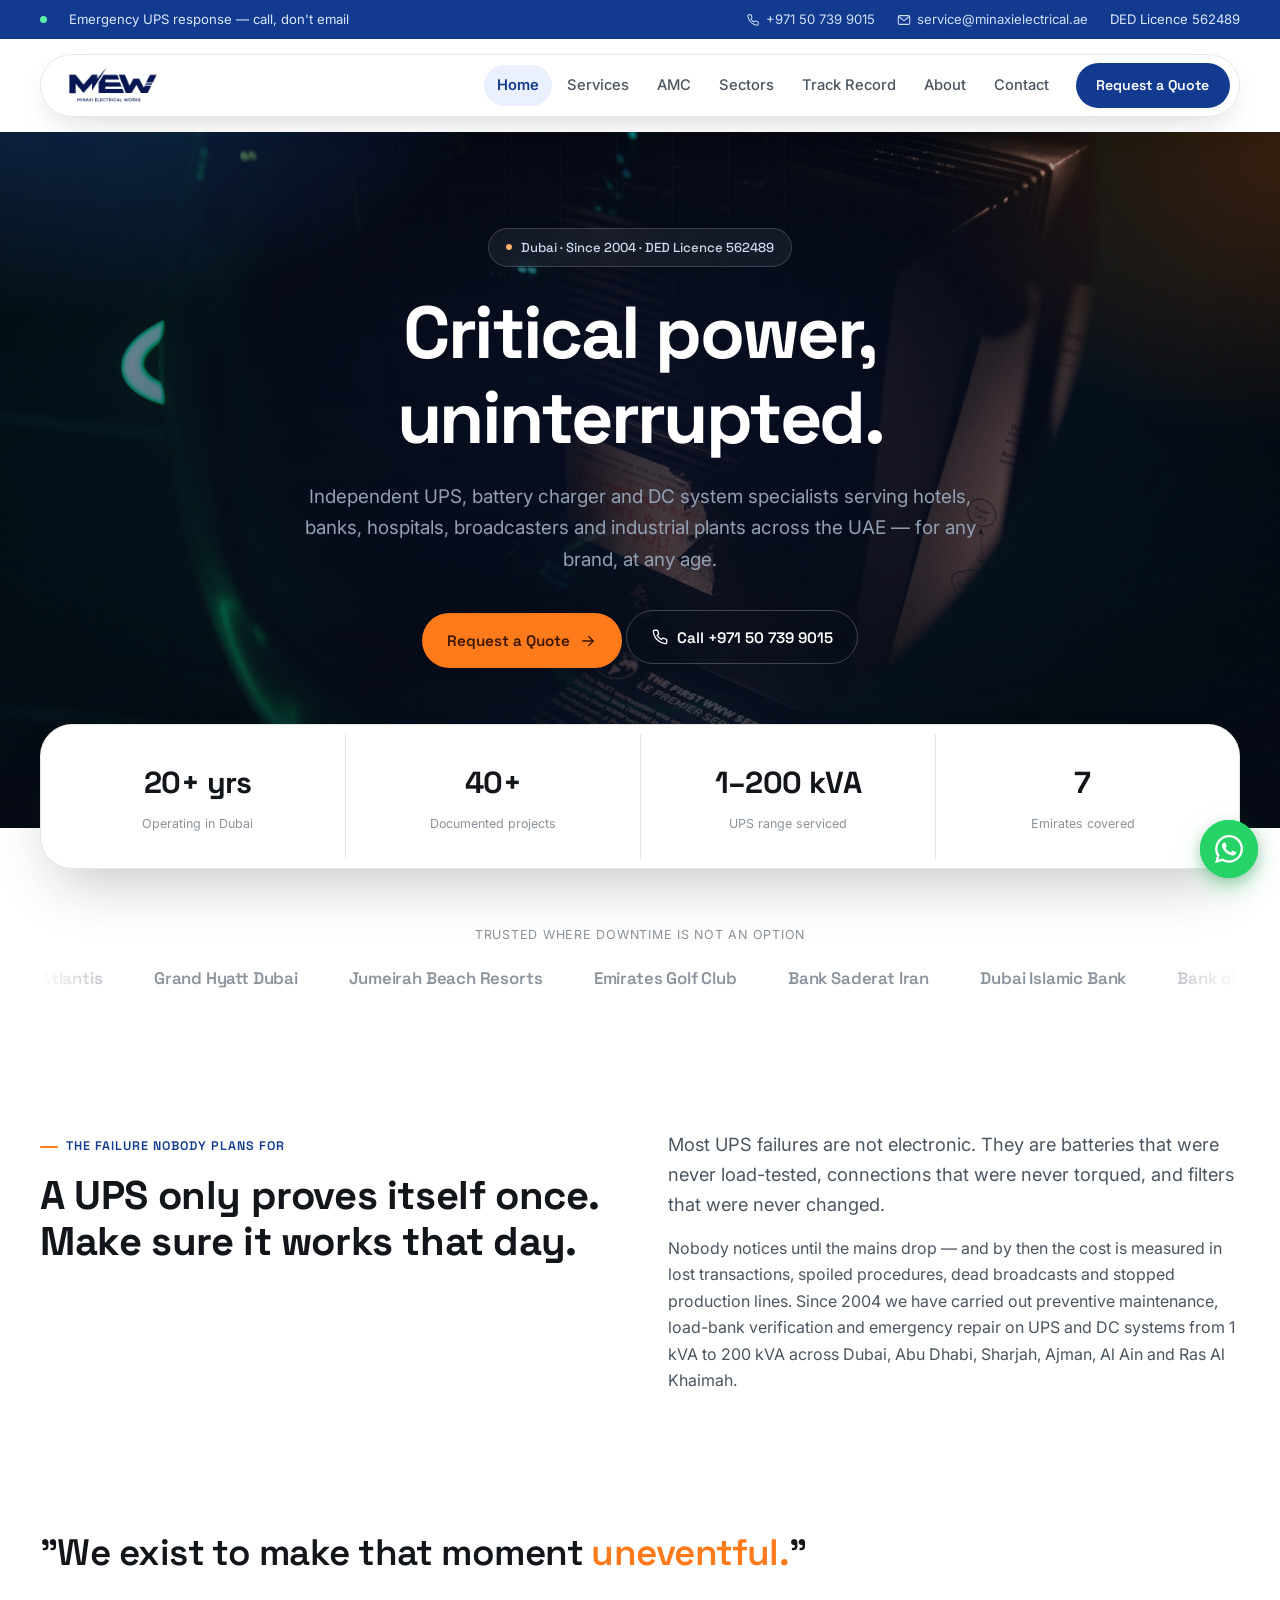
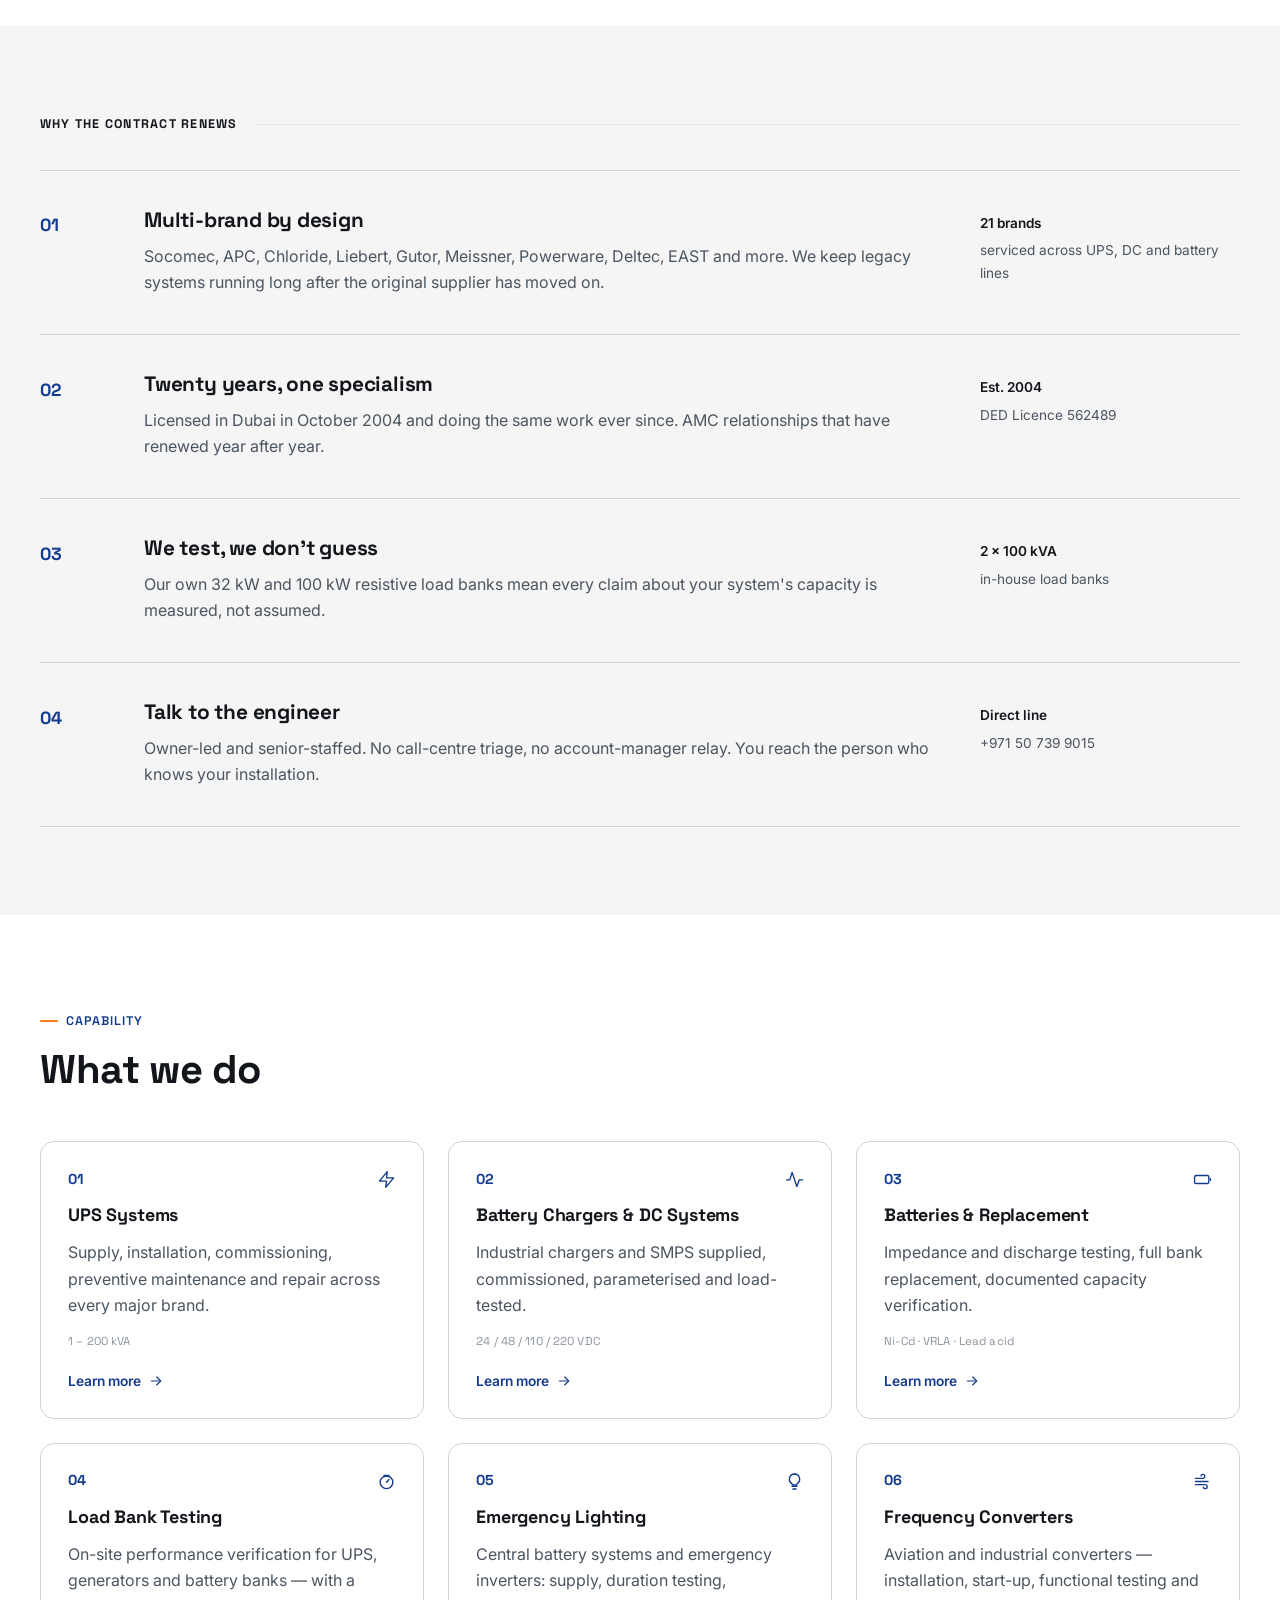
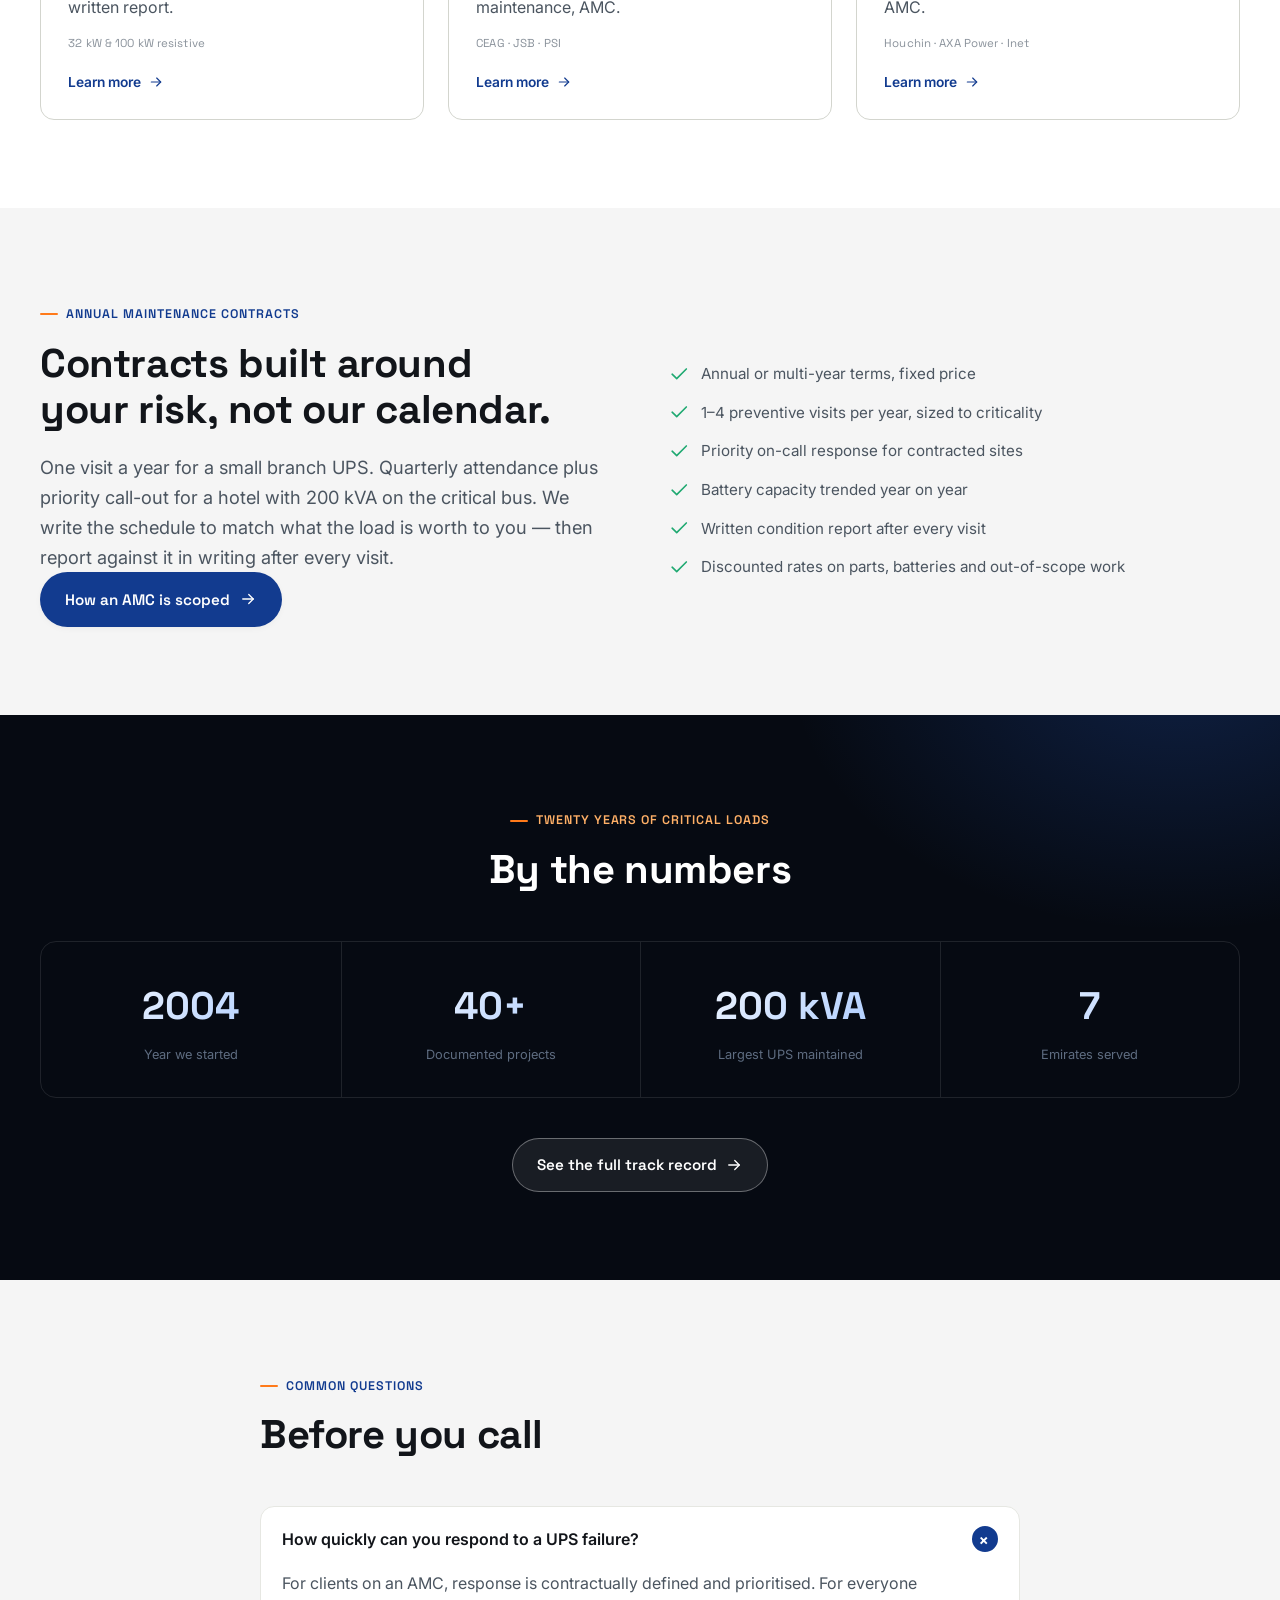
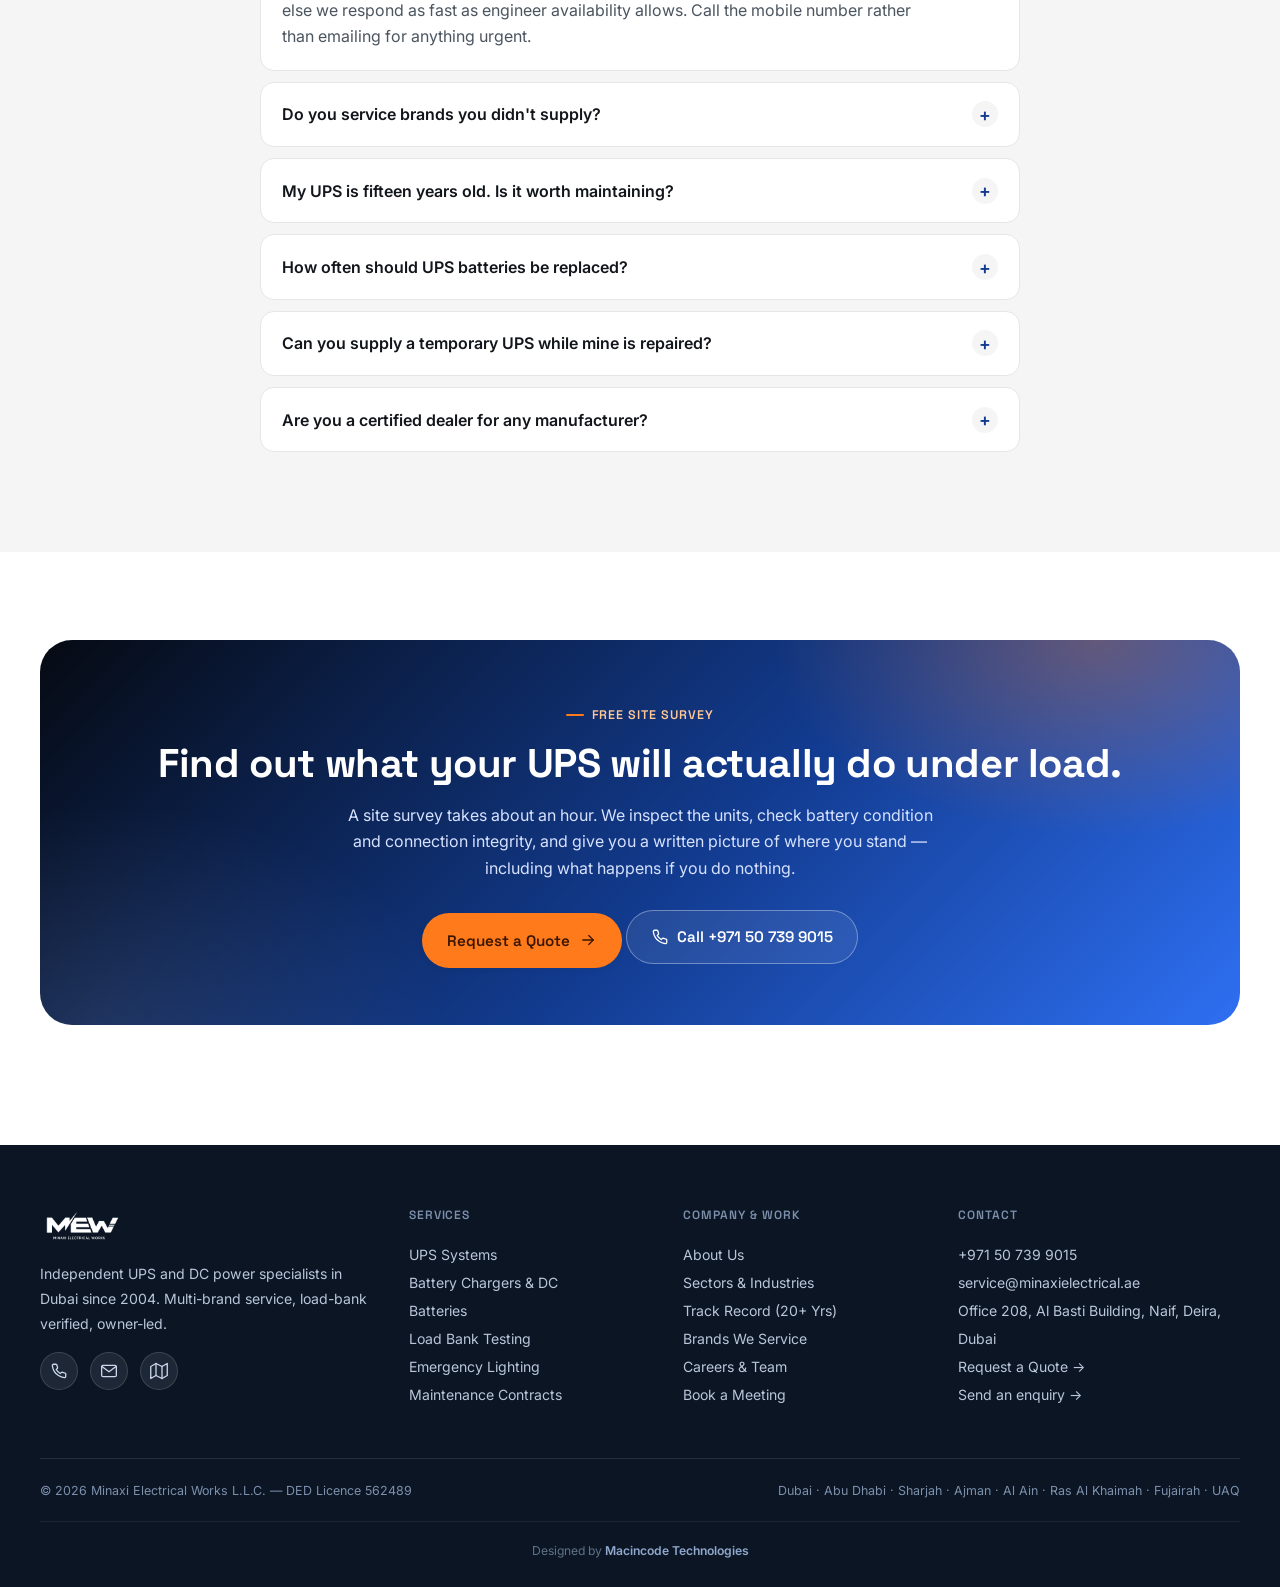
<file: index.html>
<!doctype html>
<html lang="en">
<head>
<meta charset="UTF-8">
<meta name="viewport" content="width=device-width, initial-scale=1.0">
<title>Minaxi Electrical Works | UPS &amp; Critical Power Specialists Dubai UAE</title>
<meta name="description" content="Independent UPS, battery charger and DC system specialists in Dubai since 2004. Multi-brand maintenance, load-bank testing &amp; 24/7 emergency repair across UAE.">
<meta name="robots" content="index, follow, max-image-preview:large, max-snippet:-1, max-video-preview:-1">
<link rel="canonical" href="https://mcpeservices.com/">
<meta name="author" content="Minaxi Electrical Works L.L.C.">

<!-- Geotargeting Meta Tags -->
<meta name="geo.region" content="AE-DU">
<meta name="geo.placename" content="Dubai, United Arab Emirates">
<meta name="geo.position" content="25.276987;55.309328">
<meta name="ICBM" content="25.276987, 55.309328">

<!-- Open Graph / Social Media -->
<meta property="og:locale" content="en_AE">
<meta property="og:type" content="website">
<meta property="og:title" content="Minaxi Electrical Works | UPS &amp; Critical Power Specialists Dubai">
<meta property="og:description" content="Independent UPS, battery charger and DC power engineering across UAE since 2004. Multi-brand preventive AMC, load-bank testing &amp; 24/7 emergency response.">
<meta property="og:url" content="https://mcpeservices.com/">
<meta property="og:site_name" content="Minaxi Electrical Works L.L.C.">
<meta property="og:image" content="https://mcpeservices.com/assets/img/hero-datacenter.jpg">
<meta property="og:image:width" content="1200">
<meta property="og:image:height" content="630">
<meta property="og:image:alt" content="Minaxi Electrical Works Critical Power Engineers Dubai">

<!-- Twitter Card -->
<meta name="twitter:card" content="summary_large_image">
<meta name="twitter:title" content="Minaxi Electrical Works | UPS &amp; Critical Power Specialists Dubai">
<meta name="twitter:description" content="Independent UPS, battery charger and DC power engineering across UAE since 2004. Multi-brand preventive AMC &amp; load bank testing.">
<meta name="twitter:image" content="https://mcpeservices.com/assets/img/hero-datacenter.jpg">

<!-- Google Search Console & Theme Colors -->
<meta name="google-site-verification" content="GSC_VERIFICATION_KEY_PLACEHOLDER">
<meta name="theme-color" content="#123B8F">
<link rel="icon" type="image/svg+xml" href="assets/favicon-minaxi.svg">
<link rel="apple-touch-icon" href="assets/logo.png">

<!-- Fonts & Performance Preconnect -->
<link rel="preconnect" href="https://fonts.googleapis.com">
<link rel="preconnect" href="https://fonts.gstatic.com" crossorigin>
<link href="https://fonts.googleapis.com/css2?family=Space+Grotesk:wght@500;600;700&family=Inter:wght@400;500;600;700&display=swap" rel="stylesheet">
<link rel="stylesheet" href="css/site.css">

<!-- Schema.org Structured Data (LocalBusiness, WebSite, FAQPage) -->
<script type="application/ld+json">
{
  "@context": "https://schema.org",
  "@graph": [
    {
      "@type": "WebSite",
      "@id": "https://mcpeservices.com/#website",
      "url": "https://mcpeservices.com/",
      "name": "Minaxi Electrical Works L.L.C.",
      "description": "UPS and Critical Power Engineering Specialists Dubai UAE",
      "publisher": {
        "@id": "https://mcpeservices.com/#organization"
      }
    },
    {
      "@type": ["LocalBusiness", "Electrician"],
      "@id": "https://mcpeservices.com/#organization",
      "name": "Minaxi Electrical Works L.L.C.",
      "alternateName": "MCPE Services - Minaxi Critical Power Electrical",
      "url": "https://mcpeservices.com/",
      "logo": "https://mcpeservices.com/assets/logo.png",
      "image": "https://mcpeservices.com/assets/img/hero-datacenter.jpg",
      "description": "Independent UPS, battery charger and DC system specialists serving hotels, banks, hospitals, broadcasters and industrial plants across the UAE since 2004.",
      "telephone": "+971507399015",
      "email": "service@minaxielectrical.ae",
      "taxID": "DED Licence 562489",
      "priceRange": "AED",
      "address": {
        "@type": "PostalAddress",
        "streetAddress": "Office 208, Al Basti Building No. 07, Al Nakheel Street, Naif, Deira",
        "addressLocality": "Dubai",
        "addressRegion": "Dubai",
        "postalCode": "113346",
        "addressCountry": "AE"
      },
      "geo": {
        "@type": "GeoCoordinates",
        "latitude": 25.276987,
        "longitude": 55.309328
      },
      "openingHoursSpecification": [
        {
          "@type": "OpeningHoursSpecification",
          "dayOfWeek": ["Monday", "Tuesday", "Wednesday", "Thursday", "Friday", "Saturday", "Sunday"],
          "opens": "00:00",
          "closes": "23:59"
        }
      ],
      "areaServed": [
        "Dubai", "Abu Dhabi", "Sharjah", "Ajman", "Al Ain", "Ras Al Khaimah", "Fujairah", "Umm Al Quwain"
      ],
      "hasOfferCatalog": {
        "@type": "OfferCatalog",
        "name": "Critical Power Engineering Services",
        "itemListElement": [
          { "@type": "Offer", "itemOffered": { "@type": "Service", "name": "UPS Installation & Maintenance" } },
          { "@type": "Offer", "itemOffered": { "@type": "Service", "name": "Battery Chargers & DC Systems" } },
          { "@type": "Offer", "itemOffered": { "@type": "Service", "name": "Battery Testing & Replacement" } },
          { "@type": "Offer", "itemOffered": { "@type": "Service", "name": "Load Bank Testing (32kW & 100kW)" } },
          { "@type": "Offer", "itemOffered": { "@type": "Service", "name": "Annual Maintenance Contracts (AMC)" } },
          { "@type": "Offer", "itemOffered": { "@type": "Service", "name": "Emergency Lighting & Inverters" } }
        ]
      }
    },
    {
      "@type": "FAQPage",
      "mainEntity": [
        {
          "@type": "Question",
          "name": "How quickly can you respond to a UPS failure?",
          "acceptedAnswer": {
            "@type": "Answer",
            "text": "For clients on an AMC, response is contractually defined and prioritised. For everyone else we respond as fast as engineer availability allows. Call +971 50 739 9015 rather than emailing for anything urgent."
          }
        },
        {
          "@type": "Question",
          "name": "Do you service brands you didn't supply?",
          "acceptedAnswer": {
            "@type": "Answer",
            "text": "Yes. Most of our work is on equipment supplied by someone else, including brands no longer represented in the UAE such as Socomec, APC, Chloride, Liebert, Gutor, Meissner and more."
          }
        },
        {
          "@type": "Question",
          "name": "My UPS is fifteen years old. Is it worth maintaining?",
          "acceptedAnswer": {
            "@type": "Answer",
            "text": "Often, yes. Age alone does not determine viability — capacitor condition, battery capacity and spares availability do. We measure those and give you the numbers, then you decide."
          }
        },
        {
          "@type": "Question",
          "name": "How often should UPS batteries be replaced?",
          "acceptedAnswer": {
            "@type": "Answer",
            "text": "Design life is a guide, not a schedule. In UAE plant-room conditions VRLA blocks commonly fall short of their rated life. Test annually and plan replacement when measured capacity approaches 80% of rated."
          }
        },
        {
          "@type": "Question",
          "name": "Can you supply a temporary UPS while mine is repaired?",
          "acceptedAnswer": {
            "@type": "Answer",
            "text": "Yes. We hold rental stock from 2 kVA to 10 kVA plus 72 V and 96 V rack-mounted units, delivered and commissioned on site."
          }
        },
        {
          "@type": "Question",
          "name": "Are you a certified dealer for any manufacturer?",
          "acceptedAnswer": {
            "@type": "Answer",
            "text": "We are the authorised EAST UPS (China) partner for the UAE and hold factory training from SOCOMEC, Infosec, HI-REL and Power Systems International. Our service work stays brand-independent."
          }
        }
      ]
    }
  ]
}
</script>
</head>
<body>

<a href="#main-content" class="skip-link">Skip to main content</a>

<div class="topbar">
  <div class="container">
    <div class="tb-l"><span class="pulse-dot" aria-hidden="true"></span>Emergency UPS response — call, don't email</div>
    <div class="tb-r">
      <a href="tel:+971507399015"><i class="icon" data-icon="phone" style="width:14px;height:14px"></i>+971 50 739 9015</a>
      <a href="mailto:service@minaxielectrical.ae"><i class="icon" data-icon="mail" style="width:14px;height:14px"></i>service@minaxielectrical.ae</a>
      <span>DED Licence 562489</span>
    </div>
  </div>
</div>

<header class="site">
  <div class="container">
    <a class="brand" href="index.html" aria-label="Minaxi Electrical Works Home">
      <picture>
        <img class="brand-logo" src="assets/logo.png?v=2" alt="Minaxi Electrical Works L.L.C." width="140" height="42">
      </picture>
    </a>
    <button class="menu-toggle" id="menuToggle" aria-expanded="false" aria-label="Toggle navigation menu"><i class="icon" data-icon="menu"></i></button>
    <nav class="main" id="mainNav" aria-label="Main Navigation">
      <a href="index.html" aria-current="page">Home</a>
      <a href="services.html">Services</a>
      <a href="amc.html">AMC</a>
      <a href="sectors.html">Sectors</a>
      <a href="projects.html">Track Record</a>
      <a href="about.html">About</a>
      <a href="contact.html">Contact</a>
      <a class="btn btn-primary btn-sm header-cta" href="quote.html">Request a Quote</a>
    </nav>
  </div>
</header>

<main id="main-content">

  <section class="hero-dark">
    <div class="hero-photo" aria-hidden="true"></div>
    <div class="hero-mesh" aria-hidden="true"></div>
    <div class="hero-lines" aria-hidden="true"></div>
    <div class="container">
      <div class="hero-inner">
        <span class="badge-pill"><span class="dot"></span>Dubai · Since 2004 · DED Licence 562489</span>
        <h1 class="h1-xl">Critical power,<br>uninterrupted.</h1>
        <p class="lede">Independent UPS, battery charger and DC system specialists serving hotels, banks, hospitals, broadcasters and industrial plants across the UAE — for any brand, at any age.</p>
        <div class="cta-row">
          <a class="btn btn-accent" href="quote.html">Request a Quote <i class="icon icon-r" data-icon="arrow-right" style="width:18px;height:18px"></i></a>
          <a class="btn btn-ghost" href="tel:+971507399015"><i class="icon" data-icon="phone" style="width:18px;height:18px"></i>Call +971 50 739 9015</a>
        </div>
      </div>
    </div>
  </section>
  <div class="container hero-float-wrap">
    <div class="hero-float-card reveal">
      <div class="hf-tile"><b>20+ yrs</b><span>Operating in Dubai</span></div>
      <div class="hf-tile"><b>40+</b><span>Documented projects</span></div>
      <div class="hf-tile"><b>1–200 kVA</b><span>UPS range serviced</span></div>
      <div class="hf-tile"><b>7</b><span>Emirates covered</span></div>
    </div>
  </div>

  <section class="tight reveal" style="padding-top:3.5rem">
    <div class="container">
      <p class="strip-label">Trusted where downtime is not an option</p>
      <div class="marquee">
        <div class="marquee-track">
          <span class="m-item">Atlantis</span><span class="m-item">Grand Hyatt Dubai</span><span class="m-item">Jumeirah Beach Resorts</span><span class="m-item">Emirates Golf Club</span><span class="m-item">Bank Saderat Iran</span><span class="m-item">Dubai Islamic Bank</span><span class="m-item">Bank of Baroda</span><span class="m-item">Al Zahra Hospital</span><span class="m-item">Sheikh Khalifa Hospital</span><span class="m-item">Petrofac International</span><span class="m-item">Dubai Aluminium</span><span class="m-item">Al Khaleej Sugar</span><span class="m-item">Reuters</span><span class="m-item">UAE Radio &amp; Television</span><span class="m-item">Samacom</span><span class="m-item">ENOVA</span><span class="m-item">Dubai Metro (VFR JV)</span><span class="m-item">Emirates ETC</span>
          <span class="m-item" aria-hidden="true">Atlantis</span><span class="m-item" aria-hidden="true">Grand Hyatt Dubai</span><span class="m-item" aria-hidden="true">Jumeirah Beach Resorts</span><span class="m-item" aria-hidden="true">Emirates Golf Club</span><span class="m-item" aria-hidden="true">Bank Saderat Iran</span><span class="m-item" aria-hidden="true">Dubai Islamic Bank</span><span class="m-item" aria-hidden="true">Bank of Baroda</span><span class="m-item" aria-hidden="true">Al Zahra Hospital</span><span class="m-item" aria-hidden="true">Sheikh Khalifa Hospital</span><span class="m-item" aria-hidden="true">Petrofac International</span><span class="m-item" aria-hidden="true">Dubai Aluminium</span><span class="m-item" aria-hidden="true">Al Khaleej Sugar</span><span class="m-item" aria-hidden="true">Reuters</span><span class="m-item" aria-hidden="true">UAE Radio &amp; Television</span><span class="m-item" aria-hidden="true">Samacom</span><span class="m-item" aria-hidden="true">ENOVA</span><span class="m-item" aria-hidden="true">Dubai Metro (VFR JV)</span><span class="m-item" aria-hidden="true">Emirates ETC</span>
        </div>
      </div>
    </div>
  </section>

  <section>
    <div class="container">
      <div class="grid grid-2" style="align-items:start;gap:3.5rem">
        <div class="reveal">
          <span class="eyebrow">The failure nobody plans for</span>
          <h2 class="h2" style="margin-top:1rem">A UPS only proves itself once. Make sure it works that day.</h2>
        </div>
        <div class="stack reveal">
          <p class="lede">Most UPS failures are not electronic. They are batteries that were never load-tested, connections that were never torqued, and filters that were never changed.</p>
          <p class="muted">Nobody notices until the mains drop — and by then the cost is measured in lost transactions, spoiled procedures, dead broadcasts and stopped production lines. Since 2004 we have carried out preventive maintenance, load-bank verification and emergency repair on UPS and DC systems from 1 kVA to 200 kVA across Dubai, Abu Dhabi, Sharjah, Ajman, Al Ain and Ras Al Khaimah.</p>
        </div>
      </div>
    </div>
  </section>

  <section class="tight">
    <div class="container">
      <p class="pull-quote reveal">"We exist to make that moment <span class="accent-mark">uneventful.</span>"</p>
    </div>
  </section>

  <section class="band">
    <div class="container">
      <div class="rule-label reveal"><b>Why the contract renews</b></div>
      <div class="index-list">
        <div class="index-row reveal">
          <span class="num">01</span>
          <div>
            <h3>Multi-brand by design</h3>
            <p class="muted">Socomec, APC, Chloride, Liebert, Gutor, Meissner, Powerware, Deltec, EAST and more. We keep legacy systems running long after the original supplier has moved on.</p>
          </div>
          <div class="meta"><strong>21 brands</strong>serviced across UPS, DC and battery lines</div>
        </div>
        <div class="index-row reveal">
          <span class="num">02</span>
          <div>
            <h3>Twenty years, one specialism</h3>
            <p class="muted">Licensed in Dubai in October 2004 and doing the same work ever since. AMC relationships that have renewed year after year.</p>
          </div>
          <div class="meta"><strong>Est. 2004</strong>DED Licence 562489</div>
        </div>
        <div class="index-row reveal">
          <span class="num">03</span>
          <div>
            <h3>We test, we don't guess</h3>
            <p class="muted">Our own 32 kW and 100 kW resistive load banks mean every claim about your system's capacity is measured, not assumed.</p>
          </div>
          <div class="meta"><strong>2 × 100 kVA</strong>in-house load banks</div>
        </div>
        <div class="index-row reveal">
          <span class="num">04</span>
          <div>
            <h3>Talk to the engineer</h3>
            <p class="muted">Owner-led and senior-staffed. No call-centre triage, no account-manager relay. You reach the person who knows your installation.</p>
          </div>
          <div class="meta"><strong>Direct line</strong>+971 50 739 9015</div>
        </div>
      </div>
    </div>
  </section>

  <section>
    <div class="container">
      <div class="section-head reveal">
        <span class="eyebrow">Capability</span>
        <h2 class="h2" style="margin-top:1rem">What we do</h2>
      </div>
      <div class="grid grid-3">
        <a class="svc-tile reveal" href="services.html#ups">
          <div class="row"><span class="num">01</span><i class="icon" data-icon="bolt"></i></div>
          <h3>UPS Systems</h3>
          <p class="muted">Supply, installation, commissioning, preventive maintenance and repair across every major brand.</p>
          <span class="spec">1 – 200 kVA</span>
          <span class="go">Learn more <i class="icon icon-r" data-icon="arrow-right" style="width:16px;height:16px"></i></span>
        </a>
        <a class="svc-tile reveal" href="services.html#dc">
          <div class="row"><span class="num">02</span><i class="icon" data-icon="activity"></i></div>
          <h3>Battery Chargers &amp; DC Systems</h3>
          <p class="muted">Industrial chargers and SMPS supplied, commissioned, parameterised and load-tested.</p>
          <span class="spec">24 / 48 / 110 / 220 VDC</span>
          <span class="go">Learn more <i class="icon icon-r" data-icon="arrow-right" style="width:16px;height:16px"></i></span>
        </a>
        <a class="svc-tile reveal" href="services.html#batteries">
          <div class="row"><span class="num">03</span><i class="icon" data-icon="battery"></i></div>
          <h3>Batteries &amp; Replacement</h3>
          <p class="muted">Impedance and discharge testing, full bank replacement, documented capacity verification.</p>
          <span class="spec">Ni-Cd · VRLA · Lead acid</span>
          <span class="go">Learn more <i class="icon icon-r" data-icon="arrow-right" style="width:16px;height:16px"></i></span>
        </a>
        <a class="svc-tile reveal" href="services.html#loadbank">
          <div class="row"><span class="num">04</span><i class="icon" data-icon="gauge"></i></div>
          <h3>Load Bank Testing</h3>
          <p class="muted">On-site performance verification for UPS, generators and battery banks — with a written report.</p>
          <span class="spec">32 kW &amp; 100 kW resistive</span>
          <span class="go">Learn more <i class="icon icon-r" data-icon="arrow-right" style="width:16px;height:16px"></i></span>
        </a>
        <a class="svc-tile reveal" href="services.html#lighting">
          <div class="row"><span class="num">05</span><i class="icon" data-icon="bulb"></i></div>
          <h3>Emergency Lighting</h3>
          <p class="muted">Central battery systems and emergency inverters: supply, duration testing, maintenance, AMC.</p>
          <span class="spec">CEAG · JSB · PSI</span>
          <span class="go">Learn more <i class="icon icon-r" data-icon="arrow-right" style="width:16px;height:16px"></i></span>
        </a>
        <a class="svc-tile reveal" href="services.html#converters">
          <div class="row"><span class="num">06</span><i class="icon" data-icon="wind"></i></div>
          <h3>Frequency Converters</h3>
          <p class="muted">Aviation and industrial converters — installation, start-up, functional testing and AMC.</p>
          <span class="spec">Houchin · AXA Power · Inet</span>
          <span class="go">Learn more <i class="icon icon-r" data-icon="arrow-right" style="width:16px;height:16px"></i></span>
        </a>
      </div>
    </div>
  </section>

  <section class="band">
    <div class="container">
      <div class="grid grid-2" style="align-items:center;gap:3.5rem">
        <div class="reveal">
          <span class="eyebrow">Annual Maintenance Contracts</span>
          <h2 class="h2" style="margin-top:1rem">Contracts built around your risk, not our calendar.</h2>
          <p class="lede" style="margin-top:1.2rem">One visit a year for a small branch UPS. Quarterly attendance plus priority call-out for a hotel with 200 kVA on the critical bus. We write the schedule to match what the load is worth to you — then report against it in writing after every visit.</p>
          <div class="cta-row"><a class="btn btn-primary" href="amc.html">How an AMC is scoped <i class="icon icon-r" data-icon="arrow-right" style="width:18px;height:18px"></i></a></div>
        </div>
        <ul class="feature-list reveal">
          <li><i class="icon" data-icon="check"></i>Annual or multi-year terms, fixed price</li>
          <li><i class="icon" data-icon="check"></i>1–4 preventive visits per year, sized to criticality</li>
          <li><i class="icon" data-icon="check"></i>Priority on-call response for contracted sites</li>
          <li><i class="icon" data-icon="check"></i>Battery capacity trended year on year</li>
          <li><i class="icon" data-icon="check"></i>Written condition report after every visit</li>
          <li><i class="icon" data-icon="check"></i>Discounted rates on parts, batteries and out-of-scope work</li>
        </ul>
      </div>
    </div>
  </section>

  <section class="section-dark">
    <div class="container">
      <div class="section-head center reveal">
        <span class="eyebrow">Twenty years of critical loads</span>
        <h2 class="h2" style="margin-top:1rem">By the numbers</h2>
      </div>
      <div class="stats-strip dark reveal">
        <div class="stat"><b>2004</b><span>Year we started</span></div>
        <div class="stat"><b>40+</b><span>Documented projects</span></div>
        <div class="stat"><b>200 kVA</b><span>Largest UPS maintained</span></div>
        <div class="stat"><b>7</b><span>Emirates served</span></div>
      </div>
      <div class="cluster" style="justify-content:center;margin-top:2.5rem">
        <a class="btn btn-ghost-invert" href="projects.html">See the full track record <i class="icon icon-r" data-icon="arrow-right" style="width:18px;height:18px"></i></a>
      </div>
    </div>
  </section>

  <section class="band">
    <div class="container-narrow">
      <div class="section-head reveal">
        <span class="eyebrow">Common questions</span>
        <h2 class="h2" style="margin-top:1rem">Before you call</h2>
      </div>
      <div class="reveal">
        <details class="faq-item" open>
          <summary>How quickly can you respond to a UPS failure?<span class="plus">+</span></summary>
          <p>For clients on an AMC, response is contractually defined and prioritised. For everyone else we respond as fast as engineer availability allows. Call the mobile number rather than emailing for anything urgent.</p>
        </details>
        <details class="faq-item">
          <summary>Do you service brands you didn't supply?<span class="plus">+</span></summary>
          <p>Yes. Most of our work is on equipment supplied by someone else, including brands no longer represented in the UAE.</p>
        </details>
        <details class="faq-item">
          <summary>My UPS is fifteen years old. Is it worth maintaining?<span class="plus">+</span></summary>
          <p>Often, yes. Age alone does not determine viability — capacitor condition, battery capacity and spares availability do. We measure those and give you the numbers, then you decide.</p>
        </details>
        <details class="faq-item">
          <summary>How often should UPS batteries be replaced?<span class="plus">+</span></summary>
          <p>Design life is a guide, not a schedule. In UAE plant-room conditions VRLA blocks commonly fall short of their rated life. Test annually and plan replacement when measured capacity approaches 80% of rated.</p>
        </details>
        <details class="faq-item">
          <summary>Can you supply a temporary UPS while mine is repaired?<span class="plus">+</span></summary>
          <p>Yes. We hold rental stock from 2 kVA to 10 kVA plus 72 V and 96 V rack-mounted units, delivered and commissioned on site.</p>
        </details>
        <details class="faq-item">
          <summary>Are you a certified dealer for any manufacturer?<span class="plus">+</span></summary>
          <p>We are the authorised EAST UPS (China) partner for the UAE and hold factory training from SOCOMEC, Infosec, HI-REL and Power Systems International. Our service work stays brand-independent.</p>
        </details>
      </div>
    </div>
  </section>

  <section>
    <div class="container">
      <div class="cta-final reveal">
        <span class="eyebrow" style="color:#FFC896">Free site survey</span>
        <h2 class="h2" style="margin-top:1rem">Find out what your UPS will actually do under load.</h2>
        <p style="max-width:60ch;margin-inline:auto">A site survey takes about an hour. We inspect the units, check battery condition and connection integrity, and give you a written picture of where you stand — including what happens if you do nothing.</p>
        <div class="cta-row">
          <a class="btn btn-accent" href="quote.html">Request a Quote <i class="icon icon-r" data-icon="arrow-right" style="width:18px;height:18px"></i></a>
          <a class="btn btn-ghost-invert" href="tel:+971507399015"><i class="icon" data-icon="phone" style="width:18px;height:18px"></i>Call +971 50 739 9015</a>
        </div>
      </div>
    </div>
  </section>

</main>

<footer class="site">
  <div class="container">
    <div class="fgrid">
      <div>
        <div class="foot-brand">
          <img class="foot-logo" src="assets/logo-white.png?v=2" alt="Minaxi Electrical Works L.L.C." width="140" height="42">
        </div>
        <p>Independent UPS and DC power specialists in Dubai since 2004. Multi-brand service, load-bank verified, owner-led.</p>
        <div class="social-list">
          <a class="social-link" href="https://wa.me/971507399015" target="_blank" rel="noopener noreferrer" aria-label="WhatsApp"><i class="icon" data-icon="phone"></i></a>
          <a class="social-link" href="mailto:service@minaxielectrical.ae" aria-label="Email Us"><i class="icon" data-icon="mail"></i></a>
          <a class="social-link" href="https://maps.google.com/?q=Al+Basti+Building+Naif+Deira+Dubai" target="_blank" rel="noopener noreferrer" aria-label="Google Maps Location"><i class="icon" data-icon="map"></i></a>
        </div>
      </div>
      <div>
        <h4>Services</h4>
        <ul>
          <li><a href="services.html#ups">UPS Systems</a></li>
          <li><a href="services.html#dc">Battery Chargers &amp; DC</a></li>
          <li><a href="services.html#batteries">Batteries</a></li>
          <li><a href="services.html#loadbank">Load Bank Testing</a></li>
          <li><a href="services.html#lighting">Emergency Lighting</a></li>
          <li><a href="amc.html">Maintenance Contracts</a></li>
        </ul>
      </div>
      <div>
        <h4>Company &amp; Work</h4>
        <ul>
          <li><a href="about.html">About Us</a></li>
          <li><a href="sectors.html">Sectors &amp; Industries</a></li>
          <li><a href="projects.html">Track Record (20+ Yrs)</a></li>
          <li><a href="brands.html">Brands We Service</a></li>
          <li><a href="careers.html">Careers &amp; Team</a></li>
          <li><a href="book-a-meeting.html">Book a Meeting</a></li>
        </ul>
      </div>
      <div>
        <h4>Contact</h4>
        <ul>
          <li><a href="tel:+971507399015">+971 50 739 9015</a></li>
          <li><a href="mailto:service@minaxielectrical.ae">service@minaxielectrical.ae</a></li>
          <li>Office 208, Al Basti Building, Naif, Deira, Dubai</li>
          <li><a href="quote.html">Request a Quote →</a></li>
          <li><a href="contact.html">Send an enquiry →</a></li>
        </ul>
      </div>
    </div>
    <div class="fbottom">
      <span>© <span id="year"></span> Minaxi Electrical Works L.L.C. — DED Licence 562489</span>
      <span>Dubai · Abu Dhabi · Sharjah · Ajman · Al Ain · Ras Al Khaimah · Fujairah · UAQ</span>
    </div>
    <div class="fcredit">Designed by <a href="https://macincode.com" target="_blank" rel="noopener">Macincode Technologies</a></div>
  </div>
</footer>

<a class="whatsapp-fab" href="https://wa.me/971507399015?text=Hi%20Minaxi%2C%20I%27d%20like%20to%20ask%20about%20a%20UPS%2FDC%20system." target="_blank" rel="noopener noreferrer" aria-label="Chat with us on WhatsApp">
  <span class="wa-ring" aria-hidden="true"></span>
  <svg viewBox="0 0 24 24" fill="#fff" aria-hidden="true"><path d="M17.472 14.382c-.297-.149-1.758-.867-2.03-.967-.273-.099-.471-.148-.67.15-.197.297-.767.966-.94 1.164-.173.199-.347.223-.644.075-.297-.15-1.255-.463-2.39-1.475-.883-.788-1.48-1.761-1.653-2.059-.173-.297-.018-.458.13-.606.134-.133.298-.347.446-.52.149-.174.198-.298.298-.497.099-.198.05-.371-.025-.52-.075-.149-.669-1.612-.916-2.207-.242-.579-.487-.5-.669-.51-.173-.008-.371-.01-.57-.01-.198 0-.52.074-.792.372-.272.297-1.04 1.016-1.04 2.479 0 1.462 1.065 2.875 1.213 3.074.149.198 2.096 3.2 5.077 4.487.709.306 1.262.489 1.694.625.712.227 1.36.195 1.871.118.571-.085 1.758-.719 2.006-1.413.248-.694.248-1.289.173-1.413-.074-.124-.272-.198-.57-.347m-5.421 7.403h-.004a9.87 9.87 0 0 1-5.031-1.378l-.361-.214-3.741.982.998-3.648-.235-.374a9.86 9.86 0 0 1-1.51-5.26c.001-5.45 4.436-9.884 9.888-9.884 2.64 0 5.122 1.03 6.988 2.898a9.825 9.825 0 0 1 2.893 6.994c-.003 5.45-4.437 9.884-9.885 9.884M20.52 3.449C18.24 1.245 15.24 0 12.045 0 5.463 0 .104 5.36.101 11.943c0 2.105.549 4.16 1.595 5.985L0 24l6.335-1.652a11.882 11.882 0 0 0 5.71 1.447h.005c6.585 0 11.946-5.363 11.949-11.945a11.86 11.86 0 0 0-3.48-8.401"/></svg>
</a>

<script src="js/icon-set.js" defer></script>
<script src="js/site.js" defer></script>
</body>
</html>
</file>
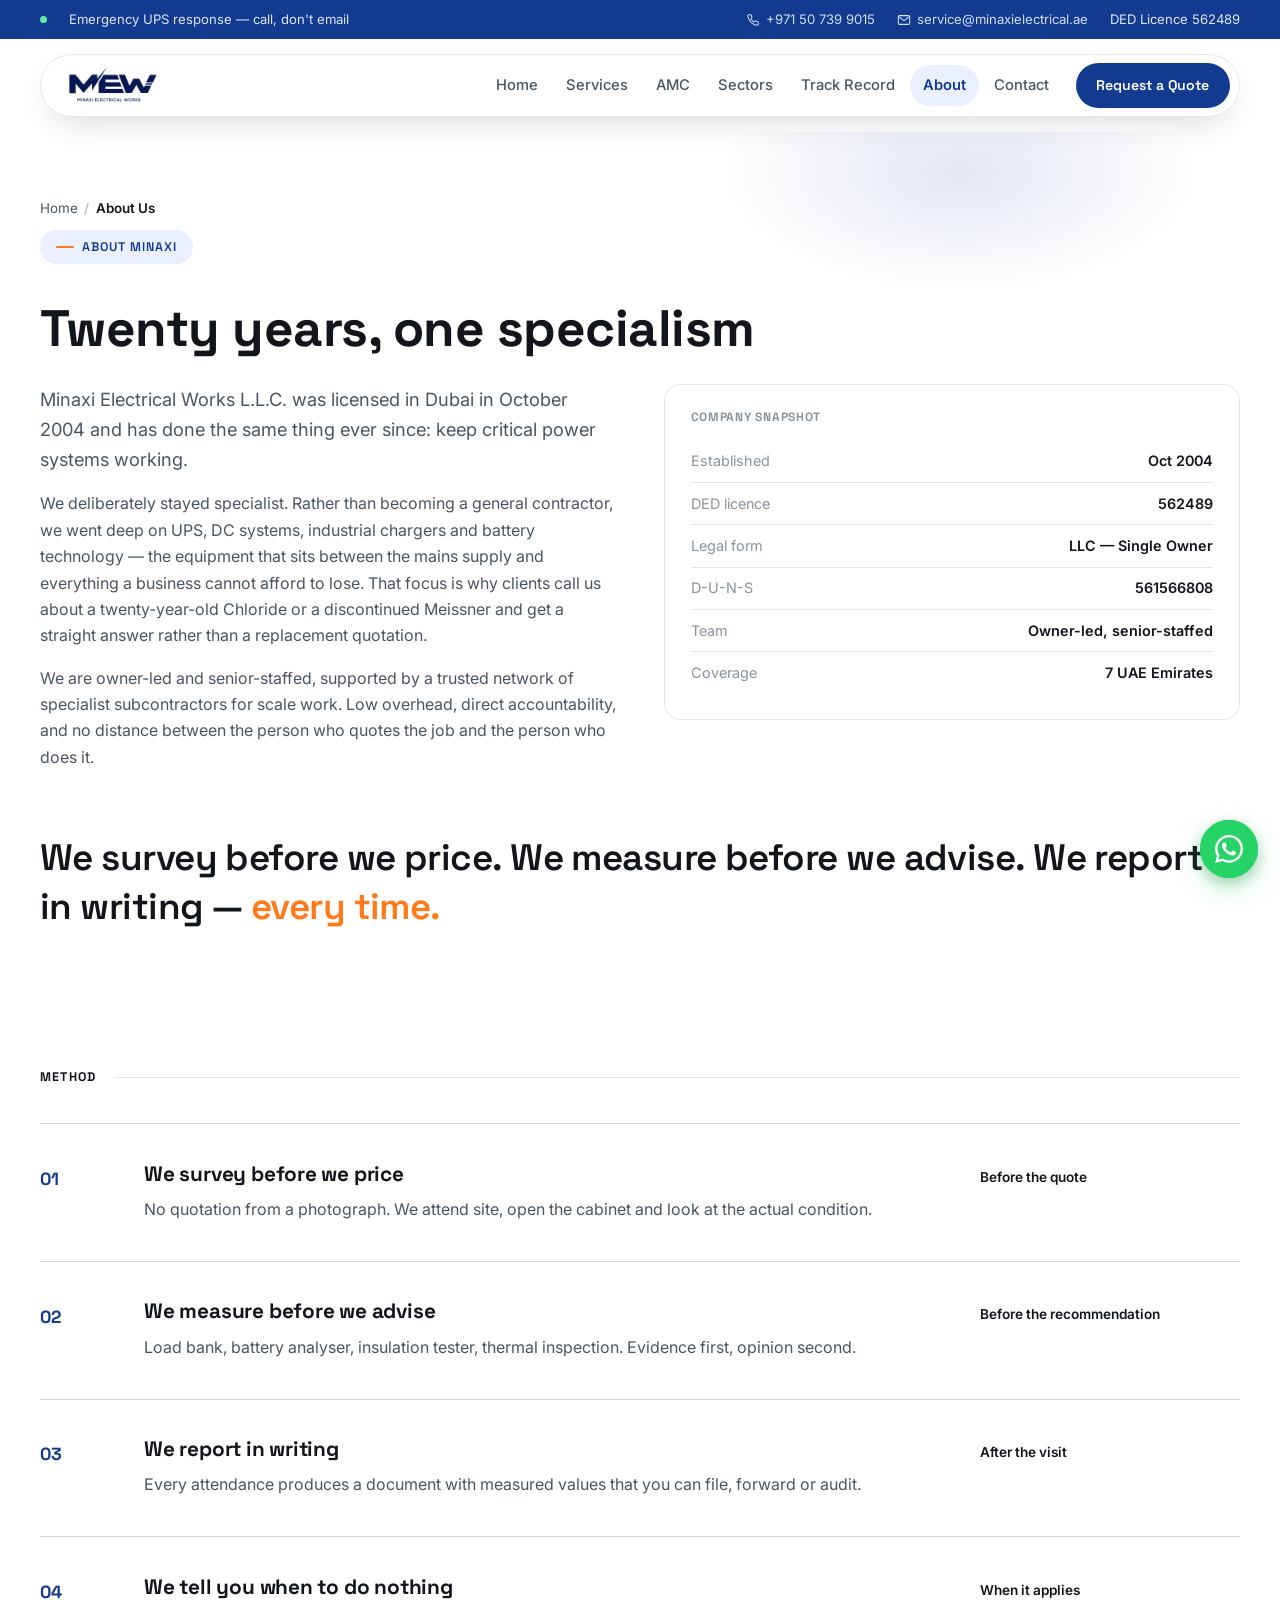
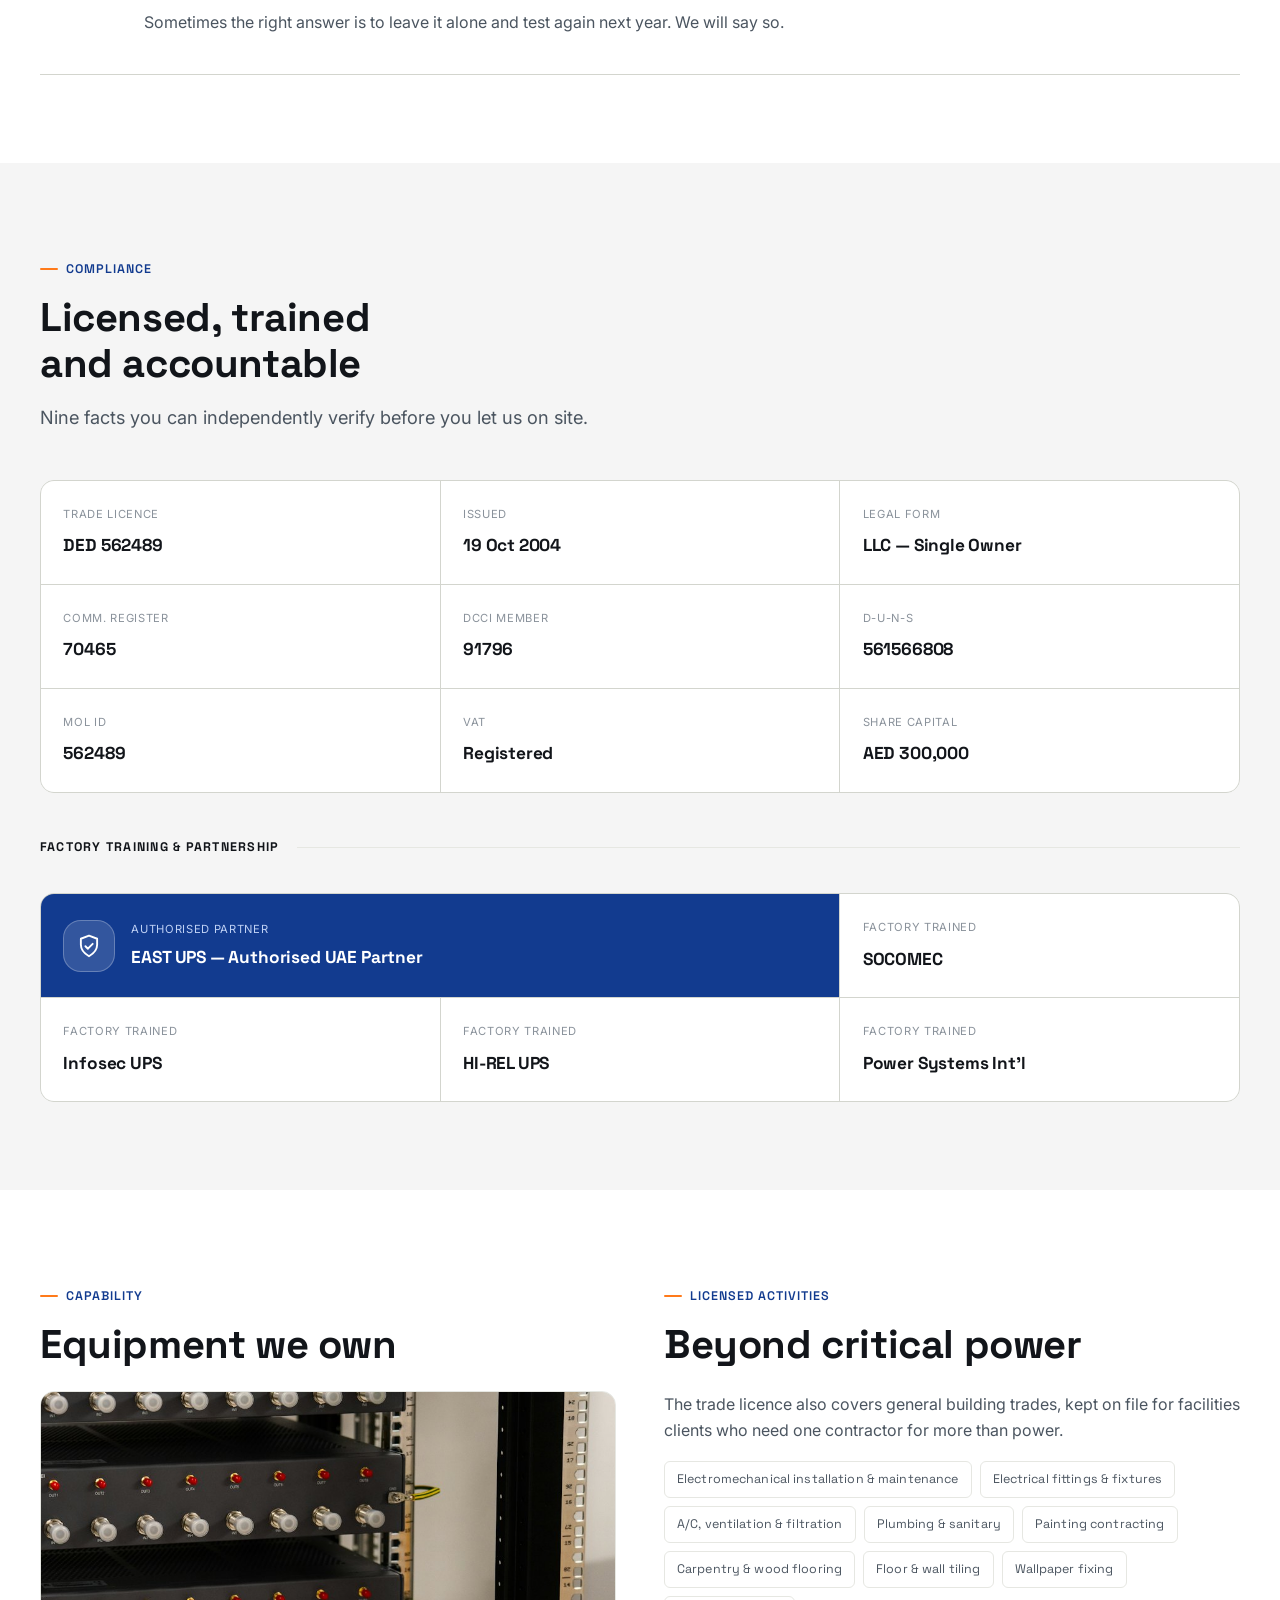
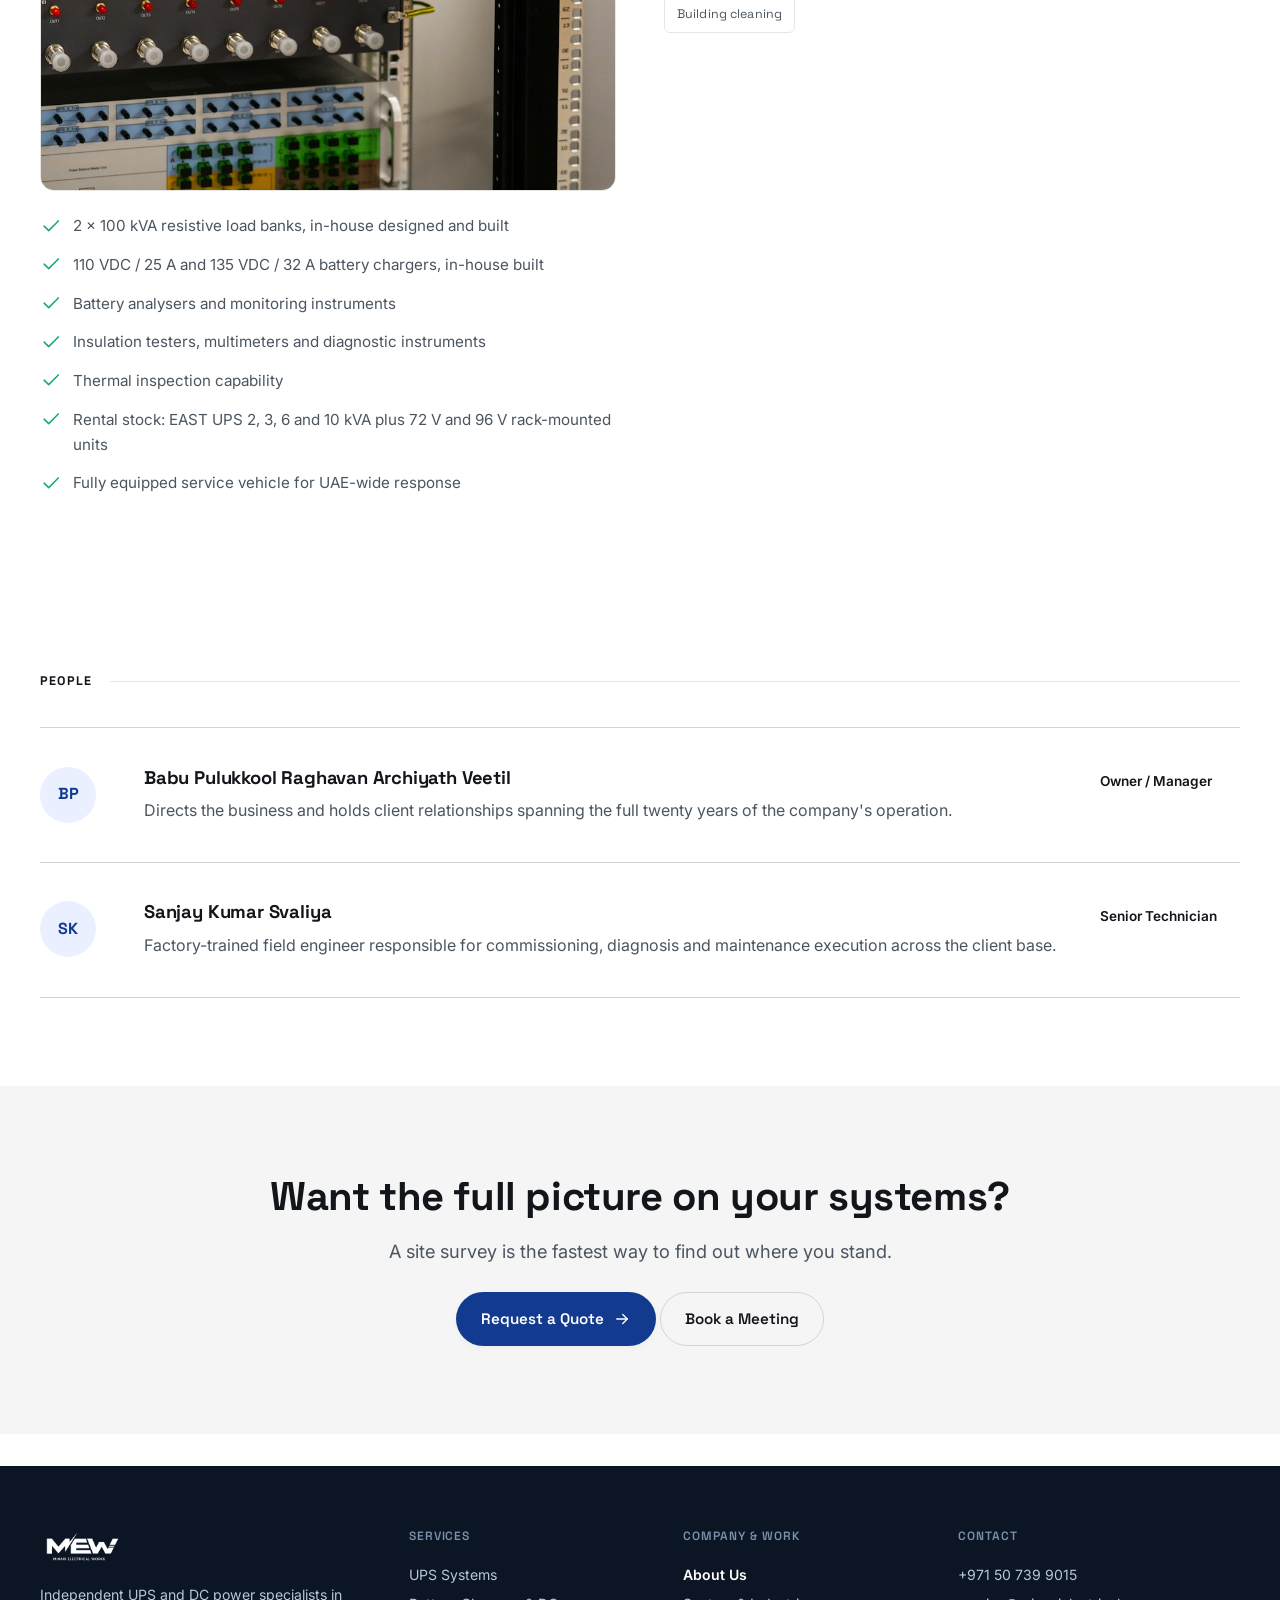
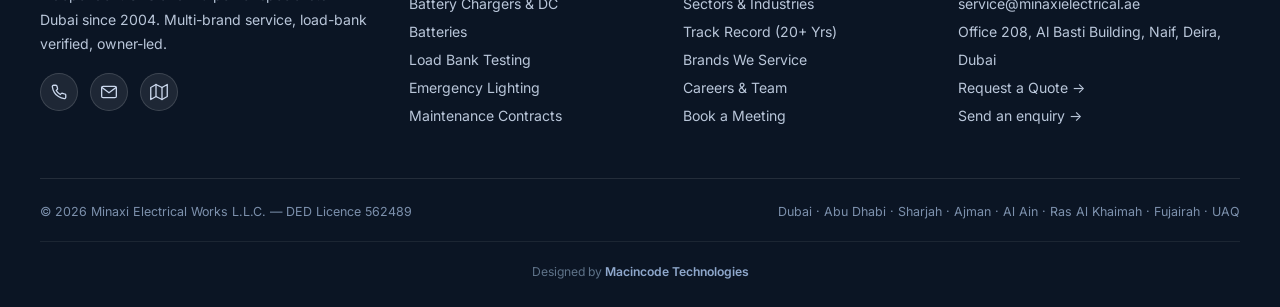
<file: about.html>
<!doctype html>
<html lang="en">
<head>
<meta charset="UTF-8">
<meta name="viewport" content="width=device-width, initial-scale=1.0">
<title>About Us | Minaxi Electrical Works L.L.C. — Dubai Since 2004</title>
<meta name="description" content="Licensed in Dubai in October 2004, Minaxi Electrical Works is an owner-led, senior-staffed UPS &amp; DC power specialist. DED Licence 562489. Multi-brand UAE service.">
<meta name="robots" content="index, follow, max-image-preview:large, max-snippet:-1, max-video-preview:-1">
<link rel="canonical" href="https://mcpeservices.com/about.html">
<meta name="author" content="Minaxi Electrical Works L.L.C.">

<!-- Geo Meta Tags -->
<meta name="geo.region" content="AE-DU">
<meta name="geo.placename" content="Dubai, United Arab Emirates">
<meta name="geo.position" content="25.276987;55.309328">
<meta name="ICBM" content="25.276987, 55.309328">

<!-- Open Graph / Social Media -->
<meta property="og:locale" content="en_AE">
<meta property="og:type" content="website">
<meta property="og:title" content="About Minaxi Electrical Works | 20+ Years in Dubai UAE">
<meta property="og:description" content="Independent UPS, battery charger and DC system engineering since 2004. Owner-led, senior-staffed, multi-brand critical power support.">
<meta property="og:url" content="https://mcpeservices.com/about.html">
<meta property="og:site_name" content="Minaxi Electrical Works L.L.C.">
<meta property="og:image" content="https://mcpeservices.com/assets/img/about-equipment.jpg">
<meta property="og:image:width" content="1200">
<meta property="og:image:height" content="630">
<meta property="og:image:alt" content="Minaxi Electrical Works Test Equipment and Facilities">

<!-- Twitter Card -->
<meta name="twitter:card" content="summary_large_image">
<meta name="twitter:title" content="About Us | Minaxi Electrical Works Dubai">
<meta name="twitter:description" content="Licensed critical power engineering in Dubai since 2004. DED Licence 562489.">
<meta name="twitter:image" content="https://mcpeservices.com/assets/img/about-equipment.jpg">

<!-- Google Search Console & Theme Colors -->
<meta name="google-site-verification" content="GSC_VERIFICATION_KEY_PLACEHOLDER">
<meta name="theme-color" content="#123B8F">
<link rel="icon" type="image/svg+xml" href="assets/favicon-minaxi.svg">
<link rel="apple-touch-icon" href="assets/logo.png">

<!-- Fonts & Performance Preconnect -->
<link rel="preconnect" href="https://fonts.googleapis.com">
<link rel="preconnect" href="https://fonts.gstatic.com" crossorigin>
<link href="https://fonts.googleapis.com/css2?family=Space+Grotesk:wght@500;600;700&family=Inter:wght@400;500;600;700&display=swap" rel="stylesheet">
<link rel="stylesheet" href="css/site.css">

<!-- Schema.org Structured Data -->
<script type="application/ld+json">
{
  "@context": "https://schema.org",
  "@graph": [
    {
      "@type": "BreadcrumbList",
      "itemListElement": [
        {
          "@type": "ListItem",
          "position": 1,
          "name": "Home",
          "item": "https://mcpeservices.com/"
        },
        {
          "@type": "ListItem",
          "position": 2,
          "name": "About Us",
          "item": "https://mcpeservices.com/about.html"
        }
      ]
    },
    {
      "@type": "AboutPage",
      "name": "About Minaxi Electrical Works L.L.C.",
      "url": "https://mcpeservices.com/about.html",
      "description": "Licensed in Dubai in October 2004, Minaxi Electrical Works is an owner-led, senior-staffed UPS and DC power specialist.",
      "mainEntity": {
        "@type": "Organization",
        "name": "Minaxi Electrical Works L.L.C.",
        "foundingDate": "2004-10-19",
        "founder": {
          "@type": "Person",
          "name": "Babu Pulukkool Raghavan Archiyath Veetil"
        },
        "taxID": "DED Licence 562489",
        "duns": "561566808",
        "address": {
          "@type": "PostalAddress",
          "streetAddress": "Office 208, Al Basti Building No. 07, Al Nakheel Street, Naif, Deira",
          "addressLocality": "Dubai",
          "addressCountry": "AE"
        }
      }
    }
  ]
}
</script>
</head>
<body>

<a href="#main-content" class="skip-link">Skip to main content</a>

<div class="topbar">
  <div class="container">
    <div class="tb-l"><span class="pulse-dot" aria-hidden="true"></span>Emergency UPS response — call, don't email</div>
    <div class="tb-r">
      <a href="tel:+971507399015"><i class="icon" data-icon="phone" style="width:14px;height:14px"></i>+971 50 739 9015</a>
      <a href="mailto:service@minaxielectrical.ae"><i class="icon" data-icon="mail" style="width:14px;height:14px"></i>service@minaxielectrical.ae</a>
      <span>DED Licence 562489</span>
    </div>
  </div>
</div>

<header class="site">
  <div class="container">
    <a class="brand" href="index.html" aria-label="Minaxi Electrical Works Home">
      <picture>
        <img class="brand-logo" src="assets/logo.png?v=2" alt="Minaxi Electrical Works L.L.C." width="140" height="42">
      </picture>
    </a>
    <button class="menu-toggle" id="menuToggle" aria-expanded="false" aria-label="Toggle navigation menu"><i class="icon" data-icon="menu"></i></button>
    <nav class="main" id="mainNav" aria-label="Main Navigation">
      <a href="index.html">Home</a>
      <a href="services.html">Services</a>
      <a href="amc.html">AMC</a>
      <a href="sectors.html">Sectors</a>
      <a href="projects.html">Track Record</a>
      <a href="about.html" aria-current="page">About</a>
      <a href="contact.html">Contact</a>
      <a class="btn btn-primary btn-sm header-cta" href="quote.html">Request a Quote</a>
    </nav>
  </div>
</header>

<main id="main-content">

  <section class="page-hero">
    <div class="container">
      <nav class="breadcrumb-nav" aria-label="Breadcrumb">
        <ol>
          <li><a href="index.html">Home</a></li>
          <li aria-current="page">About Us</li>
        </ol>
      </nav>
      <span class="eyebrow">About Minaxi</span>
      <h1 class="h1" style="font-size:clamp(2rem,4.6vw,3.2rem);margin-top:1rem">Twenty years, one specialism</h1>
      <div class="grid grid-2" style="margin-top:1.6rem;gap:3rem;align-items:start">
        <div class="stack reveal">
          <p class="lede">Minaxi Electrical Works L.L.C. was licensed in Dubai in October 2004 and has done the same thing ever since: keep critical power systems working.</p>
          <p class="muted">We deliberately stayed specialist. Rather than becoming a general contractor, we went deep on UPS, DC systems, industrial chargers and battery technology — the equipment that sits between the mains supply and everything a business cannot afford to lose. That focus is why clients call us about a twenty-year-old Chloride or a discontinued Meissner and get a straight answer rather than a replacement quotation.</p>
          <p class="muted">We are owner-led and senior-staffed, supported by a trusted network of specialist subcontractors for scale work. Low overhead, direct accountability, and no distance between the person who quotes the job and the person who does it.</p>
        </div>
        <div class="info-card reveal">
          <h4>Company snapshot</h4>
          <div class="info-row"><dt>Established</dt><dd>Oct 2004</dd></div>
          <div class="info-row"><dt>DED licence</dt><dd>562489</dd></div>
          <div class="info-row"><dt>Legal form</dt><dd>LLC — Single Owner</dd></div>
          <div class="info-row"><dt>D-U-N-S</dt><dd>561566808</dd></div>
          <div class="info-row"><dt>Team</dt><dd>Owner-led, senior-staffed</dd></div>
          <div class="info-row"><dt>Coverage</dt><dd>7 UAE Emirates</dd></div>
        </div>
      </div>
    </div>
  </section>

  <section class="tight">
    <div class="container">
      <p class="pull-quote reveal">We survey before we price. We measure before we advise. We report in writing — <span class="accent-mark">every time.</span></p>
    </div>
  </section>

  <section>
    <div class="container">
      <div class="rule-label reveal"><b>Method</b></div>
      <div class="index-list">
        <div class="index-row reveal">
          <span class="num">01</span>
          <div><h3>We survey before we price</h3><p class="muted">No quotation from a photograph. We attend site, open the cabinet and look at the actual condition.</p></div>
          <div class="meta"><strong>Before the quote</strong></div>
        </div>
        <div class="index-row reveal">
          <span class="num">02</span>
          <div><h3>We measure before we advise</h3><p class="muted">Load bank, battery analyser, insulation tester, thermal inspection. Evidence first, opinion second.</p></div>
          <div class="meta"><strong>Before the recommendation</strong></div>
        </div>
        <div class="index-row reveal">
          <span class="num">03</span>
          <div><h3>We report in writing</h3><p class="muted">Every attendance produces a document with measured values that you can file, forward or audit.</p></div>
          <div class="meta"><strong>After the visit</strong></div>
        </div>
        <div class="index-row reveal">
          <span class="num">04</span>
          <div><h3>We tell you when to do nothing</h3><p class="muted">Sometimes the right answer is to leave it alone and test again next year. We will say so.</p></div>
          <div class="meta"><strong>When it applies</strong></div>
        </div>
      </div>
    </div>
  </section>

  <section class="band">
    <div class="container">
      <div class="section-head reveal">
        <span class="eyebrow">Compliance</span>
        <h2 class="h2" style="margin-top:1rem">Licensed, trained and accountable</h2>
        <p class="lede" style="margin-top:.9rem">Nine facts you can independently verify before you let us on site.</p>
      </div>

      <div class="credential-grid reveal">
        <div class="credential-tile"><span class="label">Trade licence</span><span class="value">DED 562489</span></div>
        <div class="credential-tile"><span class="label">Issued</span><span class="value">19 Oct 2004</span></div>
        <div class="credential-tile"><span class="label">Legal form</span><span class="value">LLC — Single Owner</span></div>
        <div class="credential-tile"><span class="label">Comm. register</span><span class="value">70465</span></div>
        <div class="credential-tile"><span class="label">DCCI member</span><span class="value">91796</span></div>
        <div class="credential-tile"><span class="label">D-U-N-S</span><span class="value">561566808</span></div>
        <div class="credential-tile"><span class="label">MOL ID</span><span class="value">562489</span></div>
        <div class="credential-tile"><span class="label">VAT</span><span class="value">Registered</span></div>
        <div class="credential-tile"><span class="label">Share capital</span><span class="value">AED 300,000</span></div>
      </div>

      <div class="rule-label reveal" style="margin-top:2.8rem"><b>Factory training &amp; partnership</b></div>
      <div class="credential-grid reveal">
        <div class="credential-tile featured">
          <div class="icon-badge"><i class="icon" data-icon="shield-check"></i></div>
          <div><span class="label">Authorised partner</span><span class="value">EAST UPS — Authorised UAE Partner</span></div>
        </div>
        <div class="credential-tile"><span class="label">Factory trained</span><span class="value">SOCOMEC</span></div>
        <div class="credential-tile"><span class="label">Factory trained</span><span class="value">Infosec UPS</span></div>
        <div class="credential-tile"><span class="label">Factory trained</span><span class="value">HI-REL UPS</span></div>
        <div class="credential-tile"><span class="label">Factory trained</span><span class="value">Power Systems Int'l</span></div>
      </div>
    </div>
  </section>

  <section>
    <div class="container">
      <div class="grid grid-2" style="gap:3rem">
        <div class="reveal">
          <span class="eyebrow">Capability</span>
          <h2 class="h2" style="margin-top:1rem;margin-bottom:1.4rem">Equipment we own</h2>
          <img class="section-photo" src="assets/img/about-equipment.jpg" alt="Server and power equipment rack of the kind our load banks and chargers test" width="600" height="400" loading="lazy" decoding="async">
          <ul class="feature-list" style="margin-top:1.2rem">
            <li><i class="icon" data-icon="check"></i>2 × 100 kVA resistive load banks, in-house designed and built</li>
            <li><i class="icon" data-icon="check"></i>110 VDC / 25 A and 135 VDC / 32 A battery chargers, in-house built</li>
            <li><i class="icon" data-icon="check"></i>Battery analysers and monitoring instruments</li>
            <li><i class="icon" data-icon="check"></i>Insulation testers, multimeters and diagnostic instruments</li>
            <li><i class="icon" data-icon="check"></i>Thermal inspection capability</li>
            <li><i class="icon" data-icon="check"></i>Rental stock: EAST UPS 2, 3, 6 and 10 kVA plus 72 V and 96 V rack-mounted units</li>
            <li><i class="icon" data-icon="check"></i>Fully equipped service vehicle for UAE-wide response</li>
          </ul>
        </div>
        <div class="reveal">
          <span class="eyebrow">Licensed activities</span>
          <h2 class="h2" style="margin-top:1rem;margin-bottom:1.4rem">Beyond critical power</h2>
          <p class="muted" style="margin-bottom:1.1rem">The trade licence also covers general building trades, kept on file for facilities clients who need one contractor for more than power.</p>
          <div class="chip-row" style="justify-content:flex-start">
            <span class="chip">Electromechanical installation &amp; maintenance</span>
            <span class="chip">Electrical fittings &amp; fixtures</span>
            <span class="chip">A/C, ventilation &amp; filtration</span>
            <span class="chip">Plumbing &amp; sanitary</span>
            <span class="chip">Painting contracting</span>
            <span class="chip">Carpentry &amp; wood flooring</span>
            <span class="chip">Floor &amp; wall tiling</span>
            <span class="chip">Wallpaper fixing</span>
            <span class="chip">Building cleaning</span>
          </div>
        </div>
      </div>
    </div>
  </section>

  <section>
    <div class="container">
      <div class="rule-label reveal"><b>People</b></div>
      <div class="index-list">
        <div class="index-row people-row reveal">
          <div class="avatar">BP</div>
          <div><h3>Babu Pulukkool Raghavan Archiyath Veetil</h3><p class="muted">Directs the business and holds client relationships spanning the full twenty years of the company's operation.</p></div>
          <div class="meta"><strong>Owner / Manager</strong></div>
        </div>
        <div class="index-row people-row reveal">
          <div class="avatar">SK</div>
          <div><h3>Sanjay Kumar Svaliya</h3><p class="muted">Factory-trained field engineer responsible for commissioning, diagnosis and maintenance execution across the client base.</p></div>
          <div class="meta"><strong>Senior Technician</strong></div>
        </div>
      </div>
    </div>
  </section>

  <section class="band">
    <div class="container-narrow center reveal">
      <h2 class="h2">Want the full picture on your systems?</h2>
      <p class="lede center" style="margin-top:1rem">A site survey is the fastest way to find out where you stand.</p>
      <div class="cta-row" style="justify-content:center;margin-top:1.6rem">
        <a class="btn btn-primary" href="quote.html">Request a Quote <i class="icon icon-r" data-icon="arrow-right" style="width:18px;height:18px"></i></a>
        <a class="btn btn-ghost" href="book-a-meeting.html">Book a Meeting</a>
      </div>
    </div>
  </section>

</main>

<footer class="site">
  <div class="container">
    <div class="fgrid">
      <div>
        <div class="foot-brand">
          <img class="foot-logo" src="assets/logo-white.png?v=2" alt="Minaxi Electrical Works L.L.C." width="140" height="42">
        </div>
        <p>Independent UPS and DC power specialists in Dubai since 2004. Multi-brand service, load-bank verified, owner-led.</p>
        <div class="social-list">
          <a class="social-link" href="https://wa.me/971507399015" target="_blank" rel="noopener noreferrer" aria-label="WhatsApp"><i class="icon" data-icon="phone"></i></a>
          <a class="social-link" href="mailto:service@minaxielectrical.ae" aria-label="Email Us"><i class="icon" data-icon="mail"></i></a>
          <a class="social-link" href="https://maps.google.com/?q=Al+Basti+Building+Naif+Deira+Dubai" target="_blank" rel="noopener noreferrer" aria-label="Google Maps Location"><i class="icon" data-icon="map"></i></a>
        </div>
      </div>
      <div>
        <h4>Services</h4>
        <ul>
          <li><a href="services.html#ups">UPS Systems</a></li>
          <li><a href="services.html#dc">Battery Chargers &amp; DC</a></li>
          <li><a href="services.html#batteries">Batteries</a></li>
          <li><a href="services.html#loadbank">Load Bank Testing</a></li>
          <li><a href="services.html#lighting">Emergency Lighting</a></li>
          <li><a href="amc.html">Maintenance Contracts</a></li>
        </ul>
      </div>
      <div>
        <h4>Company &amp; Work</h4>
        <ul>
          <li><a href="about.html" style="color:#fff;font-weight:600">About Us</a></li>
          <li><a href="sectors.html">Sectors &amp; Industries</a></li>
          <li><a href="projects.html">Track Record (20+ Yrs)</a></li>
          <li><a href="brands.html">Brands We Service</a></li>
          <li><a href="careers.html">Careers &amp; Team</a></li>
          <li><a href="book-a-meeting.html">Book a Meeting</a></li>
        </ul>
      </div>
      <div>
        <h4>Contact</h4>
        <ul>
          <li><a href="tel:+971507399015">+971 50 739 9015</a></li>
          <li><a href="mailto:service@minaxielectrical.ae">service@minaxielectrical.ae</a></li>
          <li>Office 208, Al Basti Building, Naif, Deira, Dubai</li>
          <li><a href="quote.html">Request a Quote →</a></li>
          <li><a href="contact.html">Send an enquiry →</a></li>
        </ul>
      </div>
    </div>
    <div class="fbottom">
      <span>© <span id="year"></span> Minaxi Electrical Works L.L.C. — DED Licence 562489</span>
      <span>Dubai · Abu Dhabi · Sharjah · Ajman · Al Ain · Ras Al Khaimah · Fujairah · UAQ</span>
    </div>
    <div class="fcredit">Designed by <a href="https://macincode.com" target="_blank" rel="noopener">Macincode Technologies</a></div>
  </div>
</footer>

<a class="whatsapp-fab" href="https://wa.me/971507399015?text=Hi%20Minaxi%2C%20I%27d%20like%20to%20ask%20about%20a%20UPS%2FDC%20system." target="_blank" rel="noopener noreferrer" aria-label="Chat with us on WhatsApp">
  <span class="wa-ring" aria-hidden="true"></span>
  <svg viewBox="0 0 24 24" fill="#fff" aria-hidden="true"><path d="M17.472 14.382c-.297-.149-1.758-.867-2.03-.967-.273-.099-.471-.148-.67.15-.197.297-.767.966-.94 1.164-.173.199-.347.223-.644.075-.297-.15-1.255-.463-2.39-1.475-.883-.788-1.48-1.761-1.653-2.059-.173-.297-.018-.458.13-.606.134-.133.298-.347.446-.52.149-.174.198-.298.298-.497.099-.198.05-.371-.025-.52-.075-.149-.669-1.612-.916-2.207-.242-.579-.487-.5-.669-.51-.173-.008-.371-.01-.57-.01-.198 0-.52.074-.792.372-.272.297-1.04 1.016-1.04 2.479 0 1.462 1.065 2.875 1.213 3.074.149.198 2.096 3.2 5.077 4.487.709.306 1.262.489 1.694.625.712.227 1.36.195 1.871.118.571-.085 1.758-.719 2.006-1.413.248-.694.248-1.289.173-1.413-.074-.124-.272-.198-.57-.347m-5.421 7.403h-.004a9.87 9.87 0 0 1-5.031-1.378l-.361-.214-3.741.982.998-3.648-.235-.374a9.86 9.86 0 0 1-1.51-5.26c.001-5.45 4.436-9.884 9.888-9.884 2.64 0 5.122 1.03 6.988 2.898a9.825 9.825 0 0 1 2.893 6.994c-.003 5.45-4.437 9.884-9.885 9.884M20.52 3.449C18.24 1.245 15.24 0 12.045 0 5.463 0 .104 5.36.101 11.943c0 2.105.549 4.16 1.595 5.985L0 24l6.335-1.652a11.882 11.882 0 0 0 5.71 1.447h.005c6.585 0 11.946-5.363 11.949-11.945a11.86 11.86 0 0 0-3.48-8.401"/></svg>
</a>

<script src="js/icon-set.js" defer></script>
<script src="js/site.js" defer></script>
</body>
</html>
</file>
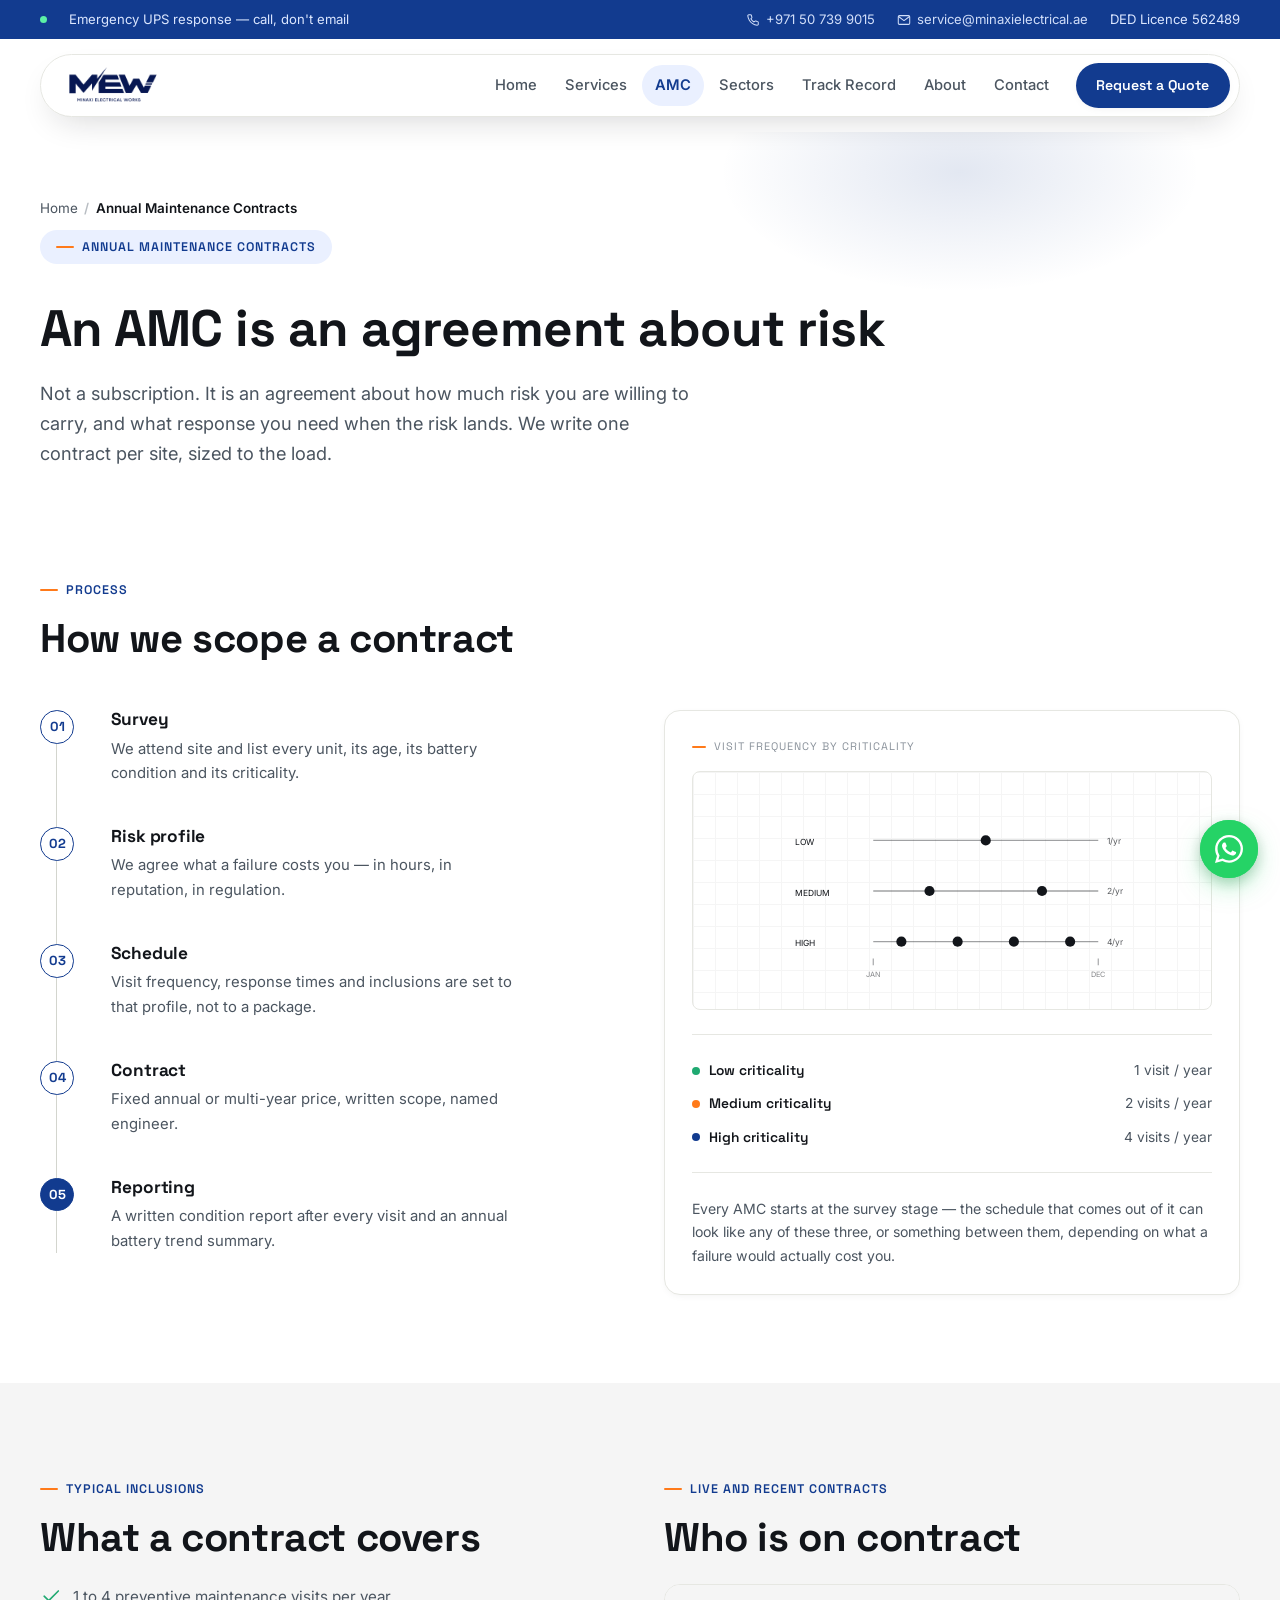
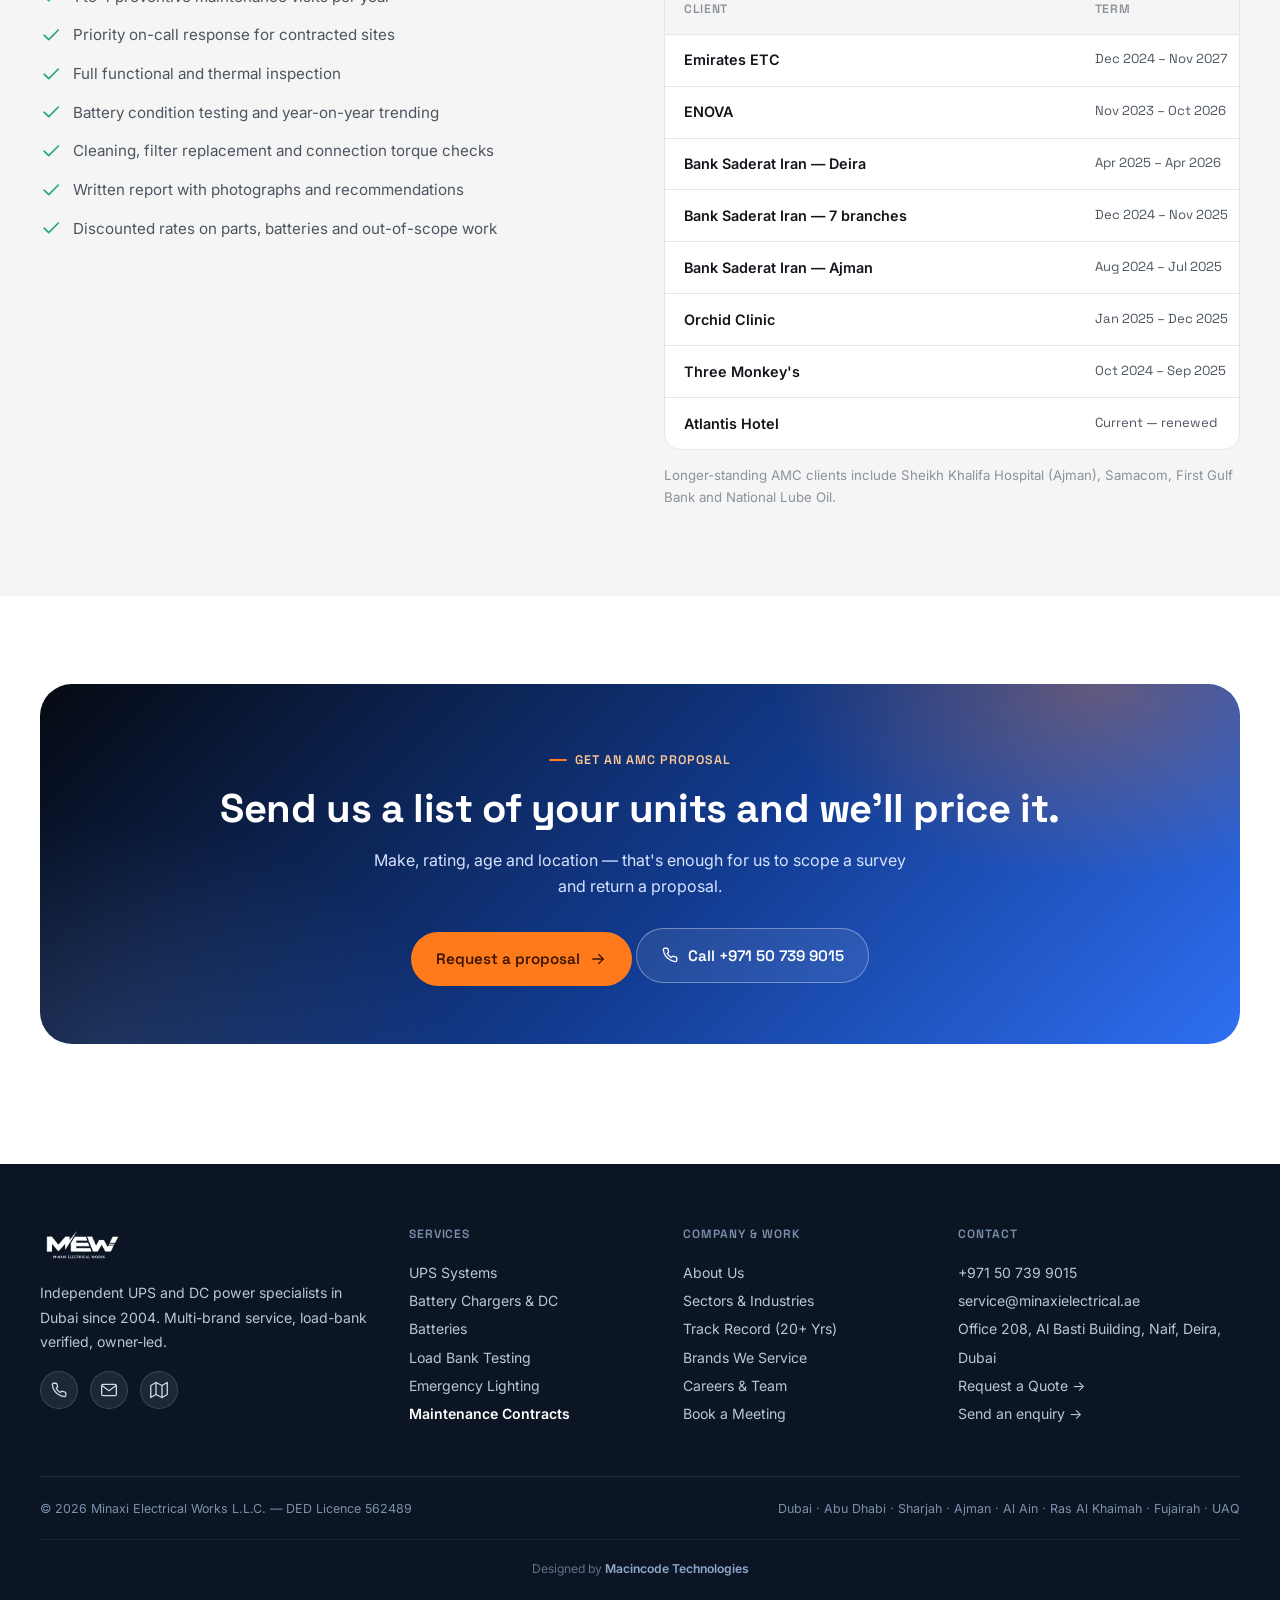
<file: amc.html>
<!doctype html>
<html lang="en">
<head>
<meta charset="UTF-8">
<meta name="viewport" content="width=device-width, initial-scale=1.0">
<title>UPS Annual Maintenance Contracts (AMC) | Minaxi Electrical Works Dubai</title>
<meta name="description" content="Custom UPS &amp; DC maintenance contracts across UAE: 1–4 preventive visits, priority 24/7 call-out, battery trending &amp; written condition reporting. Fixed pricing.">
<meta name="robots" content="index, follow, max-image-preview:large, max-snippet:-1, max-video-preview:-1">
<link rel="canonical" href="https://mcpeservices.com/amc.html">
<meta name="author" content="Minaxi Electrical Works L.L.C.">

<!-- Geo Meta Tags -->
<meta name="geo.region" content="AE-DU">
<meta name="geo.placename" content="Dubai, United Arab Emirates">
<meta name="geo.position" content="25.276987;55.309328">
<meta name="ICBM" content="25.276987, 55.309328">

<!-- Open Graph / Social Media -->
<meta property="og:locale" content="en_AE">
<meta property="og:type" content="website">
<meta property="og:title" content="UPS Maintenance Contracts (AMC) | Minaxi Electrical Works Dubai">
<meta property="og:description" content="Risk-sized AMC agreements for critical UPS &amp; DC systems in Dubai &amp; UAE. Multi-brand coverage with transparent, written reports.">
<meta property="og:url" content="https://mcpeservices.com/amc.html">
<meta property="og:site_name" content="Minaxi Electrical Works L.L.C.">
<meta property="og:image" content="https://mcpeservices.com/assets/img/hero-datacenter.jpg">
<meta property="og:image:width" content="1200">
<meta property="og:image:height" content="630">
<meta property="og:image:alt" content="Minaxi UPS Maintenance Contracts AMC Dubai">

<!-- Twitter Card -->
<meta name="twitter:card" content="summary_large_image">
<meta name="twitter:title" content="UPS AMC Contracts | Minaxi Electrical Works Dubai">
<meta name="twitter:description" content="Preventive UPS and DC maintenance contracts with priority response across UAE.">
<meta name="twitter:image" content="https://mcpeservices.com/assets/img/hero-datacenter.jpg">

<!-- Google Search Console & Theme Colors -->
<meta name="google-site-verification" content="GSC_VERIFICATION_KEY_PLACEHOLDER">
<meta name="theme-color" content="#123B8F">
<link rel="icon" type="image/svg+xml" href="assets/favicon-minaxi.svg">
<link rel="apple-touch-icon" href="assets/logo.png">

<!-- Fonts & Performance Preconnect -->
<link rel="preconnect" href="https://fonts.googleapis.com">
<link rel="preconnect" href="https://fonts.gstatic.com" crossorigin>
<link href="https://fonts.googleapis.com/css2?family=Space+Grotesk:wght@500;600;700&family=Inter:wght@400;500;600;700&display=swap" rel="stylesheet">
<link rel="stylesheet" href="css/site.css">

<!-- Schema.org Structured Data -->
<script type="application/ld+json">
{
  "@context": "https://schema.org",
  "@graph": [
    {
      "@type": "BreadcrumbList",
      "itemListElement": [
        {
          "@type": "ListItem",
          "position": 1,
          "name": "Home",
          "item": "https://mcpeservices.com/"
        },
        {
          "@type": "ListItem",
          "position": 2,
          "name": "AMC Contracts",
          "item": "https://mcpeservices.com/amc.html"
        }
      ]
    },
    {
      "@type": "Service",
      "name": "UPS Annual Maintenance Contracts (AMC)",
      "provider": {
        "@type": "Electrician",
        "name": "Minaxi Electrical Works L.L.C.",
        "telephone": "+971507399015",
        "email": "service@minaxielectrical.ae",
        "url": "https://mcpeservices.com/"
      },
      "areaServed": ["Dubai", "Abu Dhabi", "Sharjah", "Ajman", "Al Ain", "Ras Al Khaimah", "Fujairah", "Umm Al Quwain"],
      "description": "Custom Annual Maintenance Contracts for UPS, industrial battery chargers, and DC systems with 1-4 visits/year and priority emergency response."
    }
  ]
}
</script>
</head>
<body>

<a href="#main-content" class="skip-link">Skip to main content</a>

<div class="topbar">
  <div class="container">
    <div class="tb-l"><span class="pulse-dot" aria-hidden="true"></span>Emergency UPS response — call, don't email</div>
    <div class="tb-r">
      <a href="tel:+971507399015"><i class="icon" data-icon="phone" style="width:14px;height:14px"></i>+971 50 739 9015</a>
      <a href="mailto:service@minaxielectrical.ae"><i class="icon" data-icon="mail" style="width:14px;height:14px"></i>service@minaxielectrical.ae</a>
      <span>DED Licence 562489</span>
    </div>
  </div>
</div>

<header class="site">
  <div class="container">
    <a class="brand" href="index.html" aria-label="Minaxi Electrical Works Home">
      <picture>
        <img class="brand-logo" src="assets/logo.png?v=2" alt="Minaxi Electrical Works L.L.C." width="140" height="42">
      </picture>
    </a>
    <button class="menu-toggle" id="menuToggle" aria-expanded="false" aria-label="Toggle navigation menu"><i class="icon" data-icon="menu"></i></button>
    <nav class="main" id="mainNav" aria-label="Main Navigation">
      <a href="index.html">Home</a>
      <a href="services.html">Services</a>
      <a href="amc.html" aria-current="page">AMC</a>
      <a href="sectors.html">Sectors</a>
      <a href="projects.html">Track Record</a>
      <a href="about.html">About</a>
      <a href="contact.html">Contact</a>
      <a class="btn btn-primary btn-sm header-cta" href="quote.html">Request a Quote</a>
    </nav>
  </div>
</header>

<main id="main-content">

  <section class="page-hero">
    <div class="container">
      <nav class="breadcrumb-nav" aria-label="Breadcrumb">
        <ol>
          <li><a href="index.html">Home</a></li>
          <li aria-current="page">Annual Maintenance Contracts</li>
        </ol>
      </nav>
      <span class="eyebrow">Annual Maintenance Contracts</span>
      <h1 class="h1" style="font-size:clamp(2rem,4.6vw,3.2rem);margin-top:1rem">An AMC is an agreement about risk</h1>
      <p class="lede" style="margin-top:1.2rem">Not a subscription. It is an agreement about how much risk you are willing to carry, and what response you need when the risk lands. We write one contract per site, sized to the load.</p>
    </div>
  </section>

  <section>
    <div class="container">
      <div class="section-head reveal">
        <span class="eyebrow">Process</span>
        <h2 class="h2" style="margin-top:1rem">How we scope a contract</h2>
      </div>
      <div class="grid grid-2" style="gap:3rem;align-items:start">
        <div class="timeline reveal">
          <div class="t-step"><span class="t-dot">01</span><h3>Survey</h3><p>We attend site and list every unit, its age, its battery condition and its criticality.</p></div>
          <div class="t-step"><span class="t-dot">02</span><h3>Risk profile</h3><p>We agree what a failure costs you — in hours, in reputation, in regulation.</p></div>
          <div class="t-step"><span class="t-dot">03</span><h3>Schedule</h3><p>Visit frequency, response times and inclusions are set to that profile, not to a package.</p></div>
          <div class="t-step"><span class="t-dot">04</span><h3>Contract</h3><p>Fixed annual or multi-year price, written scope, named engineer.</p></div>
          <div class="t-step"><span class="t-dot">05</span><h3>Reporting</h3><p>A written condition report after every visit and an annual battery trend summary.</p></div>
        </div>
        <div class="reveal">
          <div class="spec-panel">
            <span class="diagram-label">Visit frequency by criticality</span>
            <div class="diagram-frame" style="padding:1.8rem;min-height:210px">
              <svg viewBox="0 0 320 160" aria-hidden="true">
                <g fill="none" stroke="currentColor">
                  <text x="20" y="39" font-size="7.5" stroke="none" fill="currentColor">LOW</text>
                  <line x1="90" y1="35" x2="290" y2="35" stroke-width="1.2" opacity=".4"/>
                  <circle cx="190" cy="35" r="4.5" fill="currentColor" stroke="none"/>
                  <text x="298" y="38" font-size="7.5" stroke="none" fill="currentColor" opacity=".7">1/yr</text>

                  <text x="20" y="84" font-size="7.5" stroke="none" fill="currentColor">MEDIUM</text>
                  <line x1="90" y1="80" x2="290" y2="80" stroke-width="1.2" opacity=".4"/>
                  <circle cx="140" cy="80" r="4.5" fill="currentColor" stroke="none"/>
                  <circle cx="240" cy="80" r="4.5" fill="currentColor" stroke="none"/>
                  <text x="298" y="83" font-size="7.5" stroke="none" fill="currentColor" opacity=".7">2/yr</text>

                  <text x="20" y="129" font-size="7.5" stroke="none" fill="currentColor">HIGH</text>
                  <line x1="90" y1="125" x2="290" y2="125" stroke-width="1.2" opacity=".4"/>
                  <circle cx="115" cy="125" r="4.5" fill="currentColor" stroke="none"/>
                  <circle cx="165" cy="125" r="4.5" fill="currentColor" stroke="none"/>
                  <circle cx="215" cy="125" r="4.5" fill="currentColor" stroke="none"/>
                  <circle cx="265" cy="125" r="4.5" fill="currentColor" stroke="none"/>
                  <text x="298" y="128" font-size="7.5" stroke="none" fill="currentColor" opacity=".7">4/yr</text>

                  <line x1="90" y1="140" x2="90" y2="146" opacity=".4"/>
                  <line x1="290" y1="140" x2="290" y2="146" opacity=".4"/>
                  <text x="90" y="156" font-size="6.5" text-anchor="middle" stroke="none" fill="currentColor" opacity=".5">JAN</text>
                  <text x="290" y="156" font-size="6.5" text-anchor="middle" stroke="none" fill="currentColor" opacity=".5">DEC</text>
                </g>
              </svg>
            </div>
            <div class="panel-divider"></div>
            <ul class="legend">
              <li><span><span class="dot" style="background:var(--good)"></span><b>Low criticality</b></span><span>1 visit / year</span></li>
              <li><span><span class="dot" style="background:var(--accent)"></span><b>Medium criticality</b></span><span>2 visits / year</span></li>
              <li><span><span class="dot" style="background:var(--brand)"></span><b>High criticality</b></span><span>4 visits / year</span></li>
            </ul>
            <div class="panel-divider"></div>
            <p class="muted" style="font-size:.88rem">Every AMC starts at the survey stage — the schedule that comes out of it can look like any of these three, or something between them, depending on what a failure would actually cost you.</p>
          </div>
        </div>
      </div>
    </div>
  </section>

  <section class="band">
    <div class="container">
      <div class="grid grid-2" style="gap:3rem">
        <div class="reveal">
          <span class="eyebrow">Typical inclusions</span>
          <h2 class="h2" style="margin-top:1rem;margin-bottom:1.4rem">What a contract covers</h2>
          <ul class="feature-list">
            <li><i class="icon" data-icon="check"></i>1 to 4 preventive maintenance visits per year</li>
            <li><i class="icon" data-icon="check"></i>Priority on-call response for contracted sites</li>
            <li><i class="icon" data-icon="check"></i>Full functional and thermal inspection</li>
            <li><i class="icon" data-icon="check"></i>Battery condition testing and year-on-year trending</li>
            <li><i class="icon" data-icon="check"></i>Cleaning, filter replacement and connection torque checks</li>
            <li><i class="icon" data-icon="check"></i>Written report with photographs and recommendations</li>
            <li><i class="icon" data-icon="check"></i>Discounted rates on parts, batteries and out-of-scope work</li>
          </ul>
        </div>
        <div class="reveal">
          <span class="eyebrow">Live and recent contracts</span>
          <h2 class="h2" style="margin-top:1rem;margin-bottom:1.4rem">Who is on contract</h2>
          <div class="table-wrap">
            <div class="table-scroll">
              <table>
                <thead><tr><th>Client</th><th>Term</th></tr></thead>
                <tbody>
                  <tr><td>Emirates ETC</td><td class="spec">Dec 2024 – Nov 2027</td></tr>
                  <tr><td>ENOVA</td><td class="spec">Nov 2023 – Oct 2026</td></tr>
                  <tr><td>Bank Saderat Iran — Deira</td><td class="spec">Apr 2025 – Apr 2026</td></tr>
                  <tr><td>Bank Saderat Iran — 7 branches</td><td class="spec">Dec 2024 – Nov 2025</td></tr>
                  <tr><td>Bank Saderat Iran — Ajman</td><td class="spec">Aug 2024 – Jul 2025</td></tr>
                  <tr><td>Orchid Clinic</td><td class="spec">Jan 2025 – Dec 2025</td></tr>
                  <tr><td>Three Monkey's</td><td class="spec">Oct 2024 – Sep 2025</td></tr>
                  <tr><td>Atlantis Hotel</td><td class="spec">Current — renewed</td></tr>
                </tbody>
              </table>
            </div>
          </div>
          <p class="formnote" style="margin-top:.9rem">Longer-standing AMC clients include Sheikh Khalifa Hospital (Ajman), Samacom, First Gulf Bank and National Lube Oil.</p>
        </div>
      </div>
    </div>
  </section>

  <section>
    <div class="container">
      <div class="cta-final reveal">
        <span class="eyebrow" style="color:#FFC896">Get an AMC proposal</span>
        <h2 class="h2" style="margin-top:1rem">Send us a list of your units and we'll price it.</h2>
        <p style="max-width:56ch;margin-inline:auto">Make, rating, age and location — that's enough for us to scope a survey and return a proposal.</p>
        <div class="cta-row">
          <a class="btn btn-accent" href="quote.html">Request a proposal <i class="icon icon-r" data-icon="arrow-right" style="width:18px;height:18px"></i></a>
          <a class="btn btn-ghost-invert" href="tel:+971507399015"><i class="icon" data-icon="phone" style="width:18px;height:18px"></i>Call +971 50 739 9015</a>
        </div>
      </div>
    </div>
  </section>

</main>

<footer class="site">
  <div class="container">
    <div class="fgrid">
      <div>
        <div class="foot-brand">
          <img class="foot-logo" src="assets/logo-white.png?v=2" alt="Minaxi Electrical Works L.L.C." width="140" height="42">
        </div>
        <p>Independent UPS and DC power specialists in Dubai since 2004. Multi-brand service, load-bank verified, owner-led.</p>
        <div class="social-list">
          <a class="social-link" href="https://wa.me/971507399015" target="_blank" rel="noopener noreferrer" aria-label="WhatsApp"><i class="icon" data-icon="phone"></i></a>
          <a class="social-link" href="mailto:service@minaxielectrical.ae" aria-label="Email Us"><i class="icon" data-icon="mail"></i></a>
          <a class="social-link" href="https://maps.google.com/?q=Al+Basti+Building+Naif+Deira+Dubai" target="_blank" rel="noopener noreferrer" aria-label="Google Maps Location"><i class="icon" data-icon="map"></i></a>
        </div>
      </div>
      <div>
        <h4>Services</h4>
        <ul>
          <li><a href="services.html#ups">UPS Systems</a></li>
          <li><a href="services.html#dc">Battery Chargers &amp; DC</a></li>
          <li><a href="services.html#batteries">Batteries</a></li>
          <li><a href="services.html#loadbank">Load Bank Testing</a></li>
          <li><a href="services.html#lighting">Emergency Lighting</a></li>
          <li><a href="amc.html" style="color:#fff;font-weight:600">Maintenance Contracts</a></li>
        </ul>
      </div>
      <div>
        <h4>Company &amp; Work</h4>
        <ul>
          <li><a href="about.html">About Us</a></li>
          <li><a href="sectors.html">Sectors &amp; Industries</a></li>
          <li><a href="projects.html">Track Record (20+ Yrs)</a></li>
          <li><a href="brands.html">Brands We Service</a></li>
          <li><a href="careers.html">Careers &amp; Team</a></li>
          <li><a href="book-a-meeting.html">Book a Meeting</a></li>
        </ul>
      </div>
      <div>
        <h4>Contact</h4>
        <ul>
          <li><a href="tel:+971507399015">+971 50 739 9015</a></li>
          <li><a href="mailto:service@minaxielectrical.ae">service@minaxielectrical.ae</a></li>
          <li>Office 208, Al Basti Building, Naif, Deira, Dubai</li>
          <li><a href="quote.html">Request a Quote →</a></li>
          <li><a href="contact.html">Send an enquiry →</a></li>
        </ul>
      </div>
    </div>
    <div class="fbottom">
      <span>© <span id="year"></span> Minaxi Electrical Works L.L.C. — DED Licence 562489</span>
      <span>Dubai · Abu Dhabi · Sharjah · Ajman · Al Ain · Ras Al Khaimah · Fujairah · UAQ</span>
    </div>
    <div class="fcredit">Designed by <a href="https://macincode.com" target="_blank" rel="noopener">Macincode Technologies</a></div>
  </div>
</footer>

<a class="whatsapp-fab" href="https://wa.me/971507399015?text=Hi%20Minaxi%2C%20I%27d%20like%20to%20ask%20about%20an%20AMC%20proposal." target="_blank" rel="noopener noreferrer" aria-label="Chat with us on WhatsApp">
  <span class="wa-ring" aria-hidden="true"></span>
  <svg viewBox="0 0 24 24" fill="#fff" aria-hidden="true"><path d="M17.472 14.382c-.297-.149-1.758-.867-2.03-.967-.273-.099-.471-.148-.67.15-.197.297-.767.966-.94 1.164-.173.199-.347.223-.644.075-.297-.15-1.255-.463-2.39-1.475-.883-.788-1.48-1.761-1.653-2.059-.173-.297-.018-.458.13-.606.134-.133.298-.347.446-.52.149-.174.198-.298.298-.497.099-.198.05-.371-.025-.52-.075-.149-.669-1.612-.916-2.207-.242-.579-.487-.5-.669-.51-.173-.008-.371-.01-.57-.01-.198 0-.52.074-.792.372-.272.297-1.04 1.016-1.04 2.479 0 1.462 1.065 2.875 1.213 3.074.149.198 2.096 3.2 5.077 4.487.709.306 1.262.489 1.694.625.712.227 1.36.195 1.871.118.571-.085 1.758-.719 2.006-1.413.248-.694.248-1.289.173-1.413-.074-.124-.272-.198-.57-.347m-5.421 7.403h-.004a9.87 9.87 0 0 1-5.031-1.378l-.361-.214-3.741.982.998-3.648-.235-.374a9.86 9.86 0 0 1-1.51-5.26c.001-5.45 4.436-9.884 9.888-9.884 2.64 0 5.122 1.03 6.988 2.898a9.825 9.825 0 0 1 2.893 6.994c-.003 5.45-4.437 9.884-9.885 9.884M20.52 3.449C18.24 1.245 15.24 0 12.045 0 5.463 0 .104 5.36.101 11.943c0 2.105.549 4.16 1.595 5.985L0 24l6.335-1.652a11.882 11.882 0 0 0 5.71 1.447h.005c6.585 0 11.946-5.363 11.949-11.945a11.86 11.86 0 0 0-3.48-8.401"/></svg>
</a>

<script src="js/icon-set.js" defer></script>
<script src="js/site.js" defer></script>
</body>
</html>
</file>
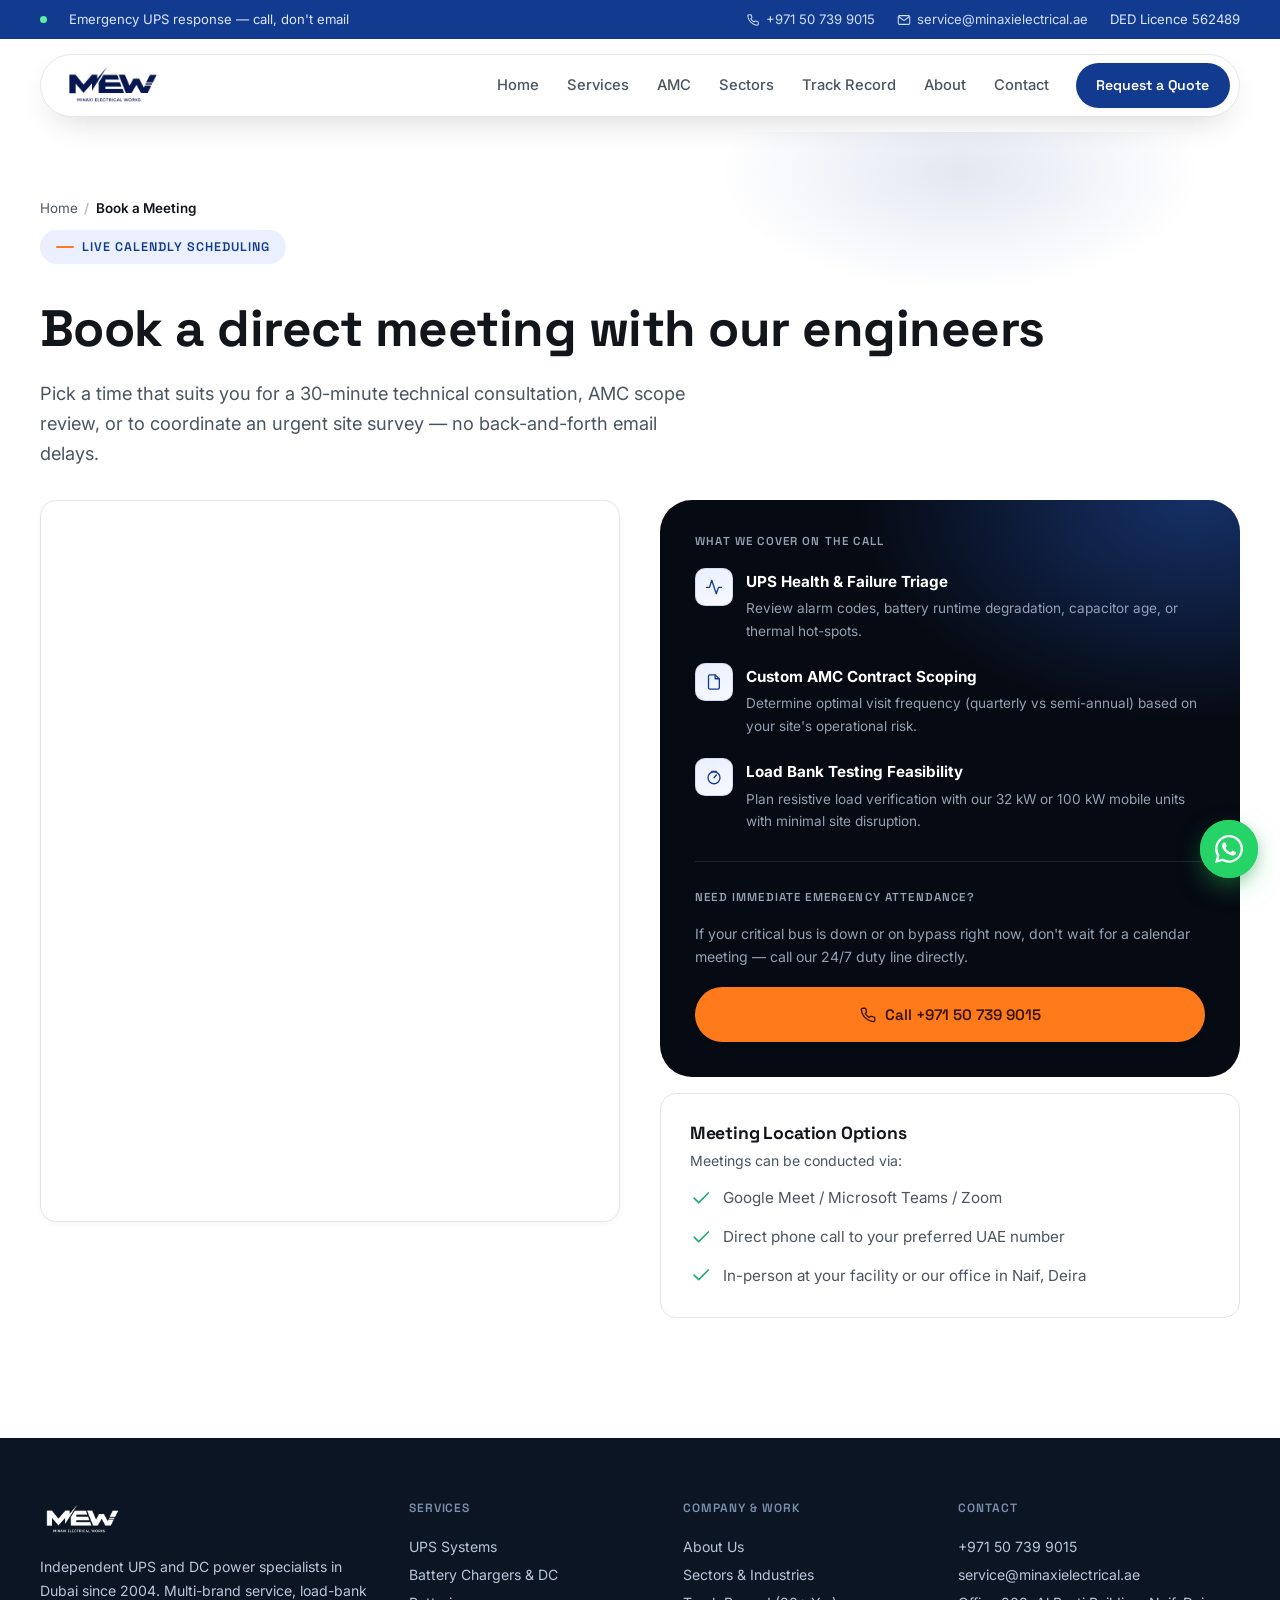
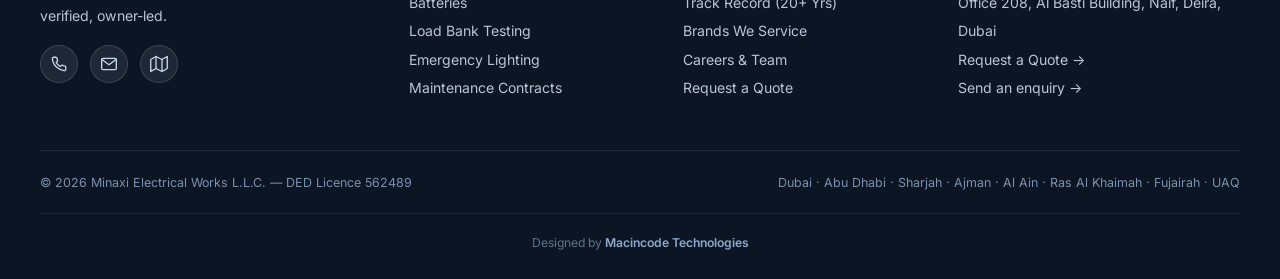
<file: book-a-meeting.html>
<!doctype html>
<html lang="en">
<head>
<meta charset="UTF-8">
<meta name="viewport" content="width=device-width, initial-scale=1.0">
<title>Book a Meeting | Minaxi Electrical Works — Calendly Scheduling Dubai</title>
<meta name="description" content="Schedule a live consultation or site survey walkthrough directly with our senior critical power engineers in Dubai. Instant Calendly appointment booking.">
<meta name="robots" content="index, follow, max-image-preview:large, max-snippet:-1, max-video-preview:-1">
<link rel="canonical" href="https://mcpeservices.com/book-a-meeting.html">
<meta name="author" content="Minaxi Electrical Works L.L.C.">

<!-- Geo Meta Tags -->
<meta name="geo.region" content="AE-DU">
<meta name="geo.placename" content="Dubai, United Arab Emirates">
<meta name="geo.position" content="25.276987;55.309328">
<meta name="ICBM" content="25.276987, 55.309328">

<!-- Open Graph / Social -->
<meta property="og:locale" content="en_AE">
<meta property="og:type" content="website">
<meta property="og:title" content="Book a Meeting | Minaxi Electrical Works Dubai">
<meta property="og:description" content="Direct calendar scheduling for UPS site surveys, AMC consultations and critical power evaluations across the UAE.">
<meta property="og:url" content="https://mcpeservices.com/book-a-meeting.html">
<meta property="og:site_name" content="Minaxi Electrical Works L.L.C.">
<meta property="og:image" content="https://mcpeservices.com/assets/img/hero-datacenter.jpg">
<meta property="og:image:width" content="1200">
<meta property="og:image:height" content="630">
<meta property="og:image:alt" content="Book a Meeting with Minaxi Electrical Works">

<!-- Twitter Card -->
<meta name="twitter:card" content="summary_large_image">
<meta name="twitter:title" content="Book a Meeting | Minaxi Electrical Works">
<meta name="twitter:description" content="Direct calendar scheduling for UPS and critical power engineering meetings in Dubai &amp; UAE.">
<meta name="twitter:image" content="https://mcpeservices.com/assets/img/hero-datacenter.jpg">

<!-- Google Search Console & Theme -->
<meta name="google-site-verification" content="GSC_VERIFICATION_KEY_PLACEHOLDER">
<meta name="theme-color" content="#123B8F">
<link rel="icon" type="image/svg+xml" href="assets/favicon-minaxi.svg">
<link rel="apple-touch-icon" href="assets/logo.png">

<!-- Fonts & Performance Preconnect -->
<link rel="preconnect" href="https://fonts.googleapis.com">
<link rel="preconnect" href="https://fonts.gstatic.com" crossorigin>
<link href="https://fonts.googleapis.com/css2?family=Space+Grotesk:wght@500;600;700&family=Inter:wght@400;500;600;700&display=swap" rel="stylesheet">
<link rel="stylesheet" href="css/site.css">

<!-- Schema.org Structured Data -->
<script type="application/ld+json">
{
  "@context": "https://schema.org",
  "@graph": [
    {
      "@type": "BreadcrumbList",
      "itemListElement": [
        {
          "@type": "ListItem",
          "position": 1,
          "name": "Home",
          "item": "https://mcpeservices.com/"
        },
        {
          "@type": "ListItem",
          "position": 2,
          "name": "Book a Meeting",
          "item": "https://mcpeservices.com/book-a-meeting.html"
        }
      ]
    },
    {
      "@type": "ContactPage",
      "name": "Book a Consultation Meeting with Minaxi Electrical Works",
      "url": "https://mcpeservices.com/book-a-meeting.html",
      "description": "Live meeting scheduling with Minaxi Electrical Works senior UPS and DC power systems engineers in Dubai."
    }
  ]
}
</script>
</head>
<body>

<a href="#main-content" class="skip-link">Skip to main content</a>

<div class="topbar">
  <div class="container">
    <div class="tb-l"><span class="pulse-dot" aria-hidden="true"></span>Emergency UPS response — call, don't email</div>
    <div class="tb-r">
      <a href="tel:+971507399015"><i class="icon" data-icon="phone" style="width:14px;height:14px"></i>+971 50 739 9015</a>
      <a href="mailto:service@minaxielectrical.ae"><i class="icon" data-icon="mail" style="width:14px;height:14px"></i>service@minaxielectrical.ae</a>
      <span>DED Licence 562489</span>
    </div>
  </div>
</div>

<header class="site">
  <div class="container">
    <a class="brand" href="index.html" aria-label="Minaxi Electrical Works Home">
      <picture>
        <img class="brand-logo" src="assets/logo.png?v=2" alt="Minaxi Electrical Works L.L.C." width="140" height="42">
      </picture>
    </a>
    <button class="menu-toggle" id="menuToggle" aria-expanded="false" aria-label="Toggle navigation menu"><i class="icon" data-icon="menu"></i></button>
    <nav class="main" id="mainNav" aria-label="Main Navigation">
      <a href="index.html">Home</a>
      <a href="services.html">Services</a>
      <a href="amc.html">AMC</a>
      <a href="sectors.html">Sectors</a>
      <a href="projects.html">Track Record</a>
      <a href="about.html">About</a>
      <a href="contact.html">Contact</a>
      <a href="quote.html" class="btn btn-primary btn-sm header-cta">Request a Quote</a>
    </nav>
  </div>
</header>

<main id="main-content">

  <section class="page-hero">
    <div class="container">
      <nav class="breadcrumb-nav" aria-label="Breadcrumb">
        <ol>
          <li><a href="index.html">Home</a></li>
          <li aria-current="page">Book a Meeting</li>
        </ol>
      </nav>
      <span class="eyebrow">Live Calendly Scheduling</span>
      <h1 class="h1" style="font-size:clamp(2rem,4.6vw,3.2rem);margin-top:1rem">Book a direct meeting with our engineers</h1>
      <p class="lede" style="margin-top:1.2rem">Pick a time that suits you for a 30-minute technical consultation, AMC scope review, or to coordinate an urgent site survey — no back-and-forth email delays.</p>
    </div>
  </section>

  <section style="padding-top:1rem">
    <div class="container">
      <div class="grid grid-2" style="gap:2.5rem;align-items:start">

        <div class="calendly-frame reveal">
          <!-- Live Calendly embed -->
          <iframe src="https://calendly.com/macincode/30min" width="100%" height="720" style="border:0;min-height:680px;" title="Schedule a 30-minute meeting with Minaxi Electrical Works" loading="lazy"></iframe>
        </div>

        <div class="stack reveal">
          <div class="contact-panel" style="padding:2.2rem">
            <h4>What we cover on the call</h4>
            <div class="stack" style="gap:1.3rem;margin-top:1.2rem">
              <div class="cluster" style="align-items:flex-start;gap:.8rem">
                <div class="icon-badge" style="width:38px;height:38px;border-radius:10px"><i class="icon" data-icon="activity" style="width:18px;height:18px"></i></div>
                <div style="flex:1">
                  <strong style="color:#fff;font-size:.95rem">UPS Health &amp; Failure Triage</strong>
                  <p class="muted" style="font-size:.85rem;color:var(--dark-ink-2);margin-top:.2rem">Review alarm codes, battery runtime degradation, capacitor age, or thermal hot-spots.</p>
                </div>
              </div>

              <div class="cluster" style="align-items:flex-start;gap:.8rem">
                <div class="icon-badge" style="width:38px;height:38px;border-radius:10px"><i class="icon" data-icon="file" style="width:18px;height:18px"></i></div>
                <div style="flex:1">
                  <strong style="color:#fff;font-size:.95rem">Custom AMC Contract Scoping</strong>
                  <p class="muted" style="font-size:.85rem;color:var(--dark-ink-2);margin-top:.2rem">Determine optimal visit frequency (quarterly vs semi-annual) based on your site's operational risk.</p>
                </div>
              </div>

              <div class="cluster" style="align-items:flex-start;gap:.8rem">
                <div class="icon-badge" style="width:38px;height:38px;border-radius:10px"><i class="icon" data-icon="gauge" style="width:18px;height:18px"></i></div>
                <div style="flex:1">
                  <strong style="color:#fff;font-size:.95rem">Load Bank Testing Feasibility</strong>
                  <p class="muted" style="font-size:.85rem;color:var(--dark-ink-2);margin-top:.2rem">Plan resistive load verification with our 32 kW or 100 kW mobile units with minimal site disruption.</p>
                </div>
              </div>
            </div>

            <div class="divider"></div>

            <h4>Need immediate emergency attendance?</h4>
            <p class="muted" style="font-size:.88rem;color:var(--dark-ink-2)">If your critical bus is down or on bypass right now, don't wait for a calendar meeting — call our 24/7 duty line directly.</p>
            <div style="margin-top:1.2rem">
              <a class="btn btn-accent btn-block" href="tel:+971507399015"><i class="icon" data-icon="phone" style="width:18px;height:18px"></i>Call +971 50 739 9015</a>
            </div>
          </div>

          <div class="card" style="padding:1.8rem">
            <h3 class="h3" style="font-size:1.1rem">Meeting Location Options</h3>
            <p class="muted" style="font-size:.88rem;margin-top:.4rem">Meetings can be conducted via:</p>
            <ul class="feature-list" style="margin-top:.8rem">
              <li><i class="icon" data-icon="check"></i>Google Meet / Microsoft Teams / Zoom</li>
              <li><i class="icon" data-icon="check"></i>Direct phone call to your preferred UAE number</li>
              <li><i class="icon" data-icon="check"></i>In-person at your facility or our office in Naif, Deira</li>
            </ul>
          </div>
        </div>

      </div>
    </div>
  </section>

</main>

<footer class="site">
  <div class="container">
    <div class="fgrid">
      <div>
        <div class="foot-brand">
          <img class="foot-logo" src="assets/logo-white.png?v=2" alt="Minaxi Electrical Works L.L.C." width="140" height="42">
        </div>
        <p>Independent UPS and DC power specialists in Dubai since 2004. Multi-brand service, load-bank verified, owner-led.</p>
        <div class="social-list">
          <a class="social-link" href="https://wa.me/971507399015" target="_blank" rel="noopener noreferrer" aria-label="WhatsApp"><i class="icon" data-icon="phone"></i></a>
          <a class="social-link" href="mailto:service@minaxielectrical.ae" aria-label="Email Us"><i class="icon" data-icon="mail"></i></a>
          <a class="social-link" href="https://maps.google.com/?q=Al+Basti+Building+Naif+Deira+Dubai" target="_blank" rel="noopener noreferrer" aria-label="Google Maps Location"><i class="icon" data-icon="map"></i></a>
        </div>
      </div>
      <div>
        <h4>Services</h4>
        <ul>
          <li><a href="services.html#ups">UPS Systems</a></li>
          <li><a href="services.html#dc">Battery Chargers &amp; DC</a></li>
          <li><a href="services.html#batteries">Batteries</a></li>
          <li><a href="services.html#loadbank">Load Bank Testing</a></li>
          <li><a href="services.html#lighting">Emergency Lighting</a></li>
          <li><a href="amc.html">Maintenance Contracts</a></li>
        </ul>
      </div>
      <div>
        <h4>Company &amp; Work</h4>
        <ul>
          <li><a href="about.html">About Us</a></li>
          <li><a href="sectors.html">Sectors &amp; Industries</a></li>
          <li><a href="projects.html">Track Record (20+ Yrs)</a></li>
          <li><a href="brands.html">Brands We Service</a></li>
          <li><a href="careers.html">Careers &amp; Team</a></li>
          <li><a href="quote.html">Request a Quote</a></li>
        </ul>
      </div>
      <div>
        <h4>Contact</h4>
        <ul>
          <li><a href="tel:+971507399015">+971 50 739 9015</a></li>
          <li><a href="mailto:service@minaxielectrical.ae">service@minaxielectrical.ae</a></li>
          <li>Office 208, Al Basti Building, Naif, Deira, Dubai</li>
          <li><a href="quote.html">Request a Quote →</a></li>
          <li><a href="contact.html">Send an enquiry →</a></li>
        </ul>
      </div>
    </div>
    <div class="fbottom">
      <span>© <span id="year"></span> Minaxi Electrical Works L.L.C. — DED Licence 562489</span>
      <span>Dubai · Abu Dhabi · Sharjah · Ajman · Al Ain · Ras Al Khaimah · Fujairah · UAQ</span>
    </div>
    <div class="fcredit">Designed by <a href="https://macincode.com" target="_blank" rel="noopener">Macincode Technologies</a></div>
  </div>
</footer>

<a class="whatsapp-fab" href="https://wa.me/971507399015?text=Hi%20Minaxi%2C%20I%27d%20like%20to%20book%20a%20meeting%20or%20technical%20consultation." target="_blank" rel="noopener noreferrer" aria-label="Chat with us on WhatsApp">
  <span class="wa-ring" aria-hidden="true"></span>
  <svg viewBox="0 0 24 24" fill="#fff" aria-hidden="true"><path d="M17.472 14.382c-.297-.149-1.758-.867-2.03-.967-.273-.099-.471-.148-.67.15-.197.297-.767.966-.94 1.164-.173.199-.347.223-.644.075-.297-.15-1.255-.463-2.39-1.475-.883-.788-1.48-1.761-1.653-2.059-.173-.297-.018-.458.13-.606.134-.133.298-.347.446-.52.149-.174.198-.298.298-.497.099-.198.05-.371-.025-.52-.075-.149-.669-1.612-.916-2.207-.242-.579-.487-.5-.669-.51-.173-.008-.371-.01-.57-.01-.198 0-.52.074-.792.372-.272.297-1.04 1.016-1.04 2.479 0 1.462 1.065 2.875 1.213 3.074.149.198 2.096 3.2 5.077 4.487.709.306 1.262.489 1.694.625.712.227 1.36.195 1.871.118.571-.085 1.758-.719 2.006-1.413.248-.694.248-1.289.173-1.413-.074-.124-.272-.198-.57-.347m-5.421 7.403h-.004a9.87 9.87 0 0 1-5.031-1.378l-.361-.214-3.741.982.998-3.648-.235-.374a9.86 9.86 0 0 1-1.51-5.26c.001-5.45 4.436-9.884 9.888-9.884 2.64 0 5.122 1.03 6.988 2.898a9.825 9.825 0 0 1 2.893 6.994c-.003 5.45-4.437 9.884-9.885 9.884M20.52 3.449C18.24 1.245 15.24 0 12.045 0 5.463 0 .104 5.36.101 11.943c0 2.105.549 4.16 1.595 5.985L0 24l6.335-1.652a11.882 11.882 0 0 0 5.71 1.447h.005c6.585 0 11.946-5.363 11.949-11.945a11.86 11.86 0 0 0-3.48-8.401"/></svg>
</a>

<script src="js/icon-set.js" defer></script>
<script src="js/site.js" defer></script>
</body>
</html>
</file>
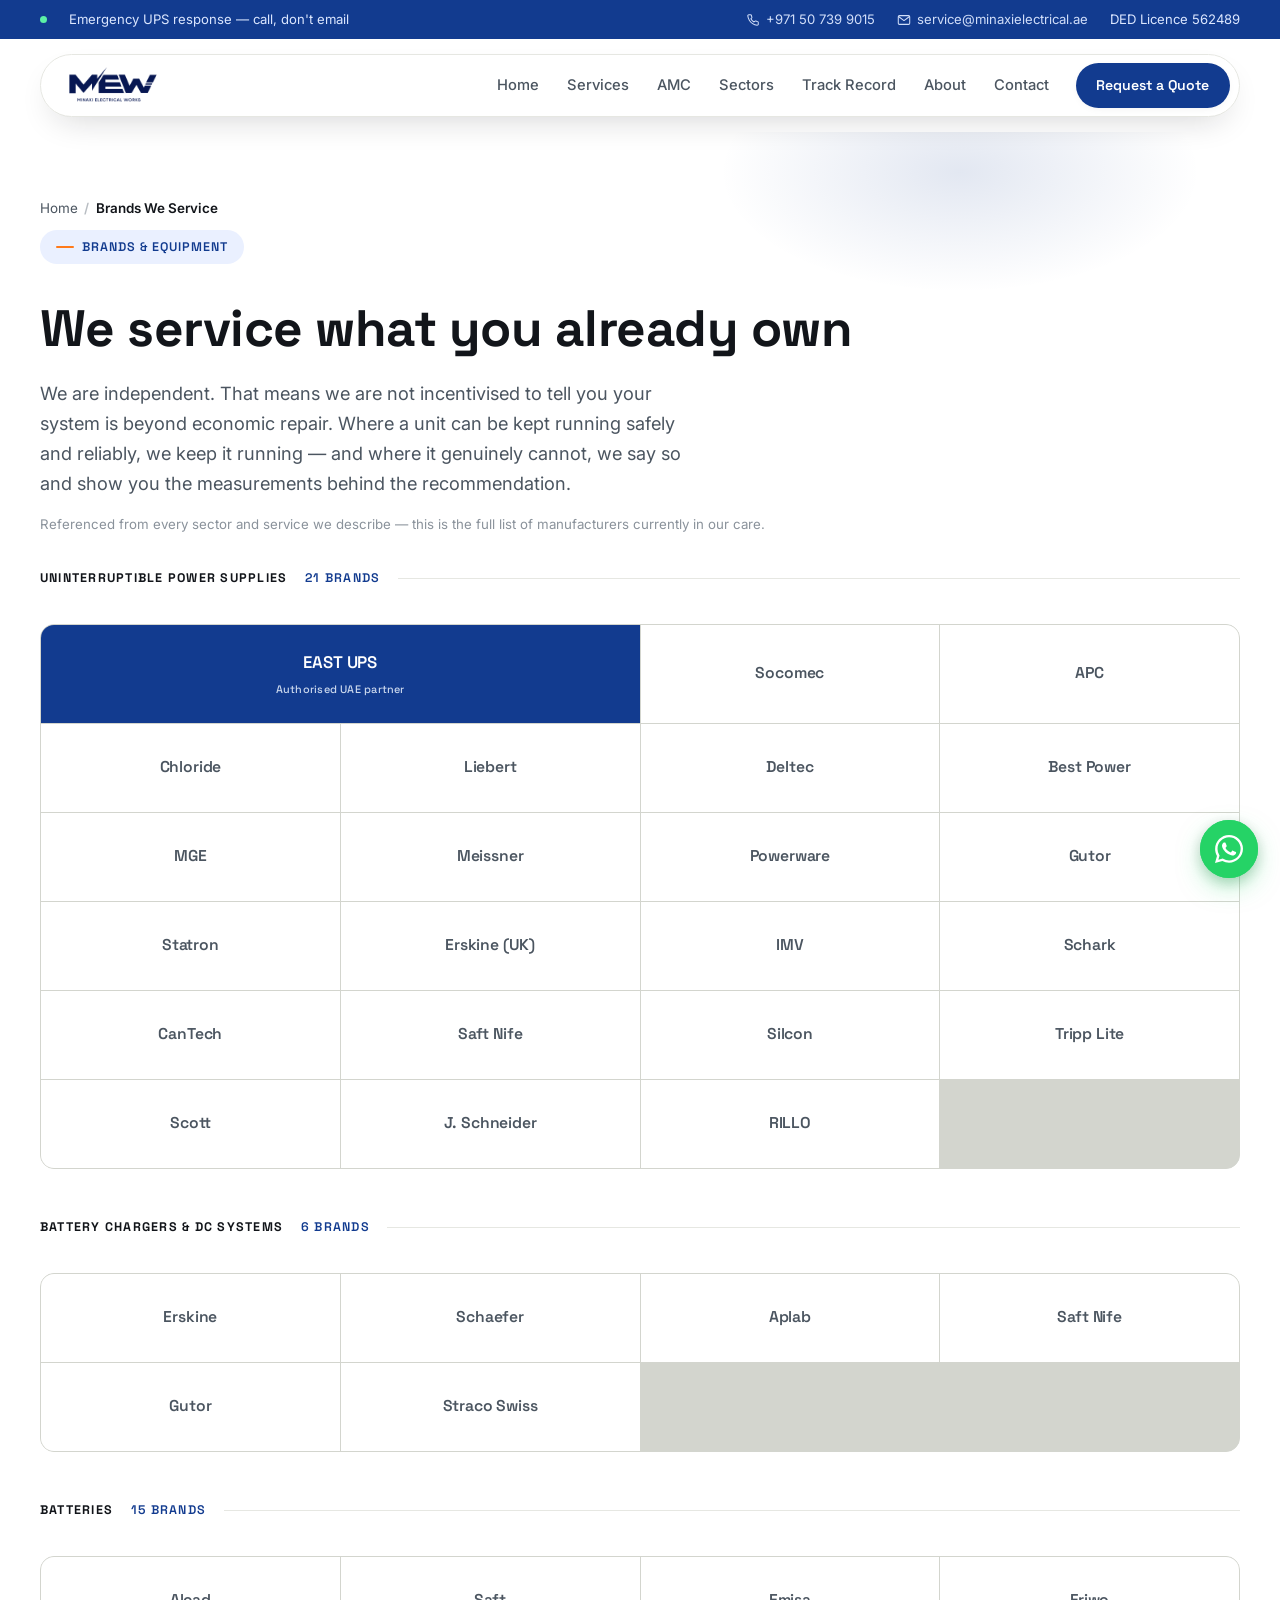
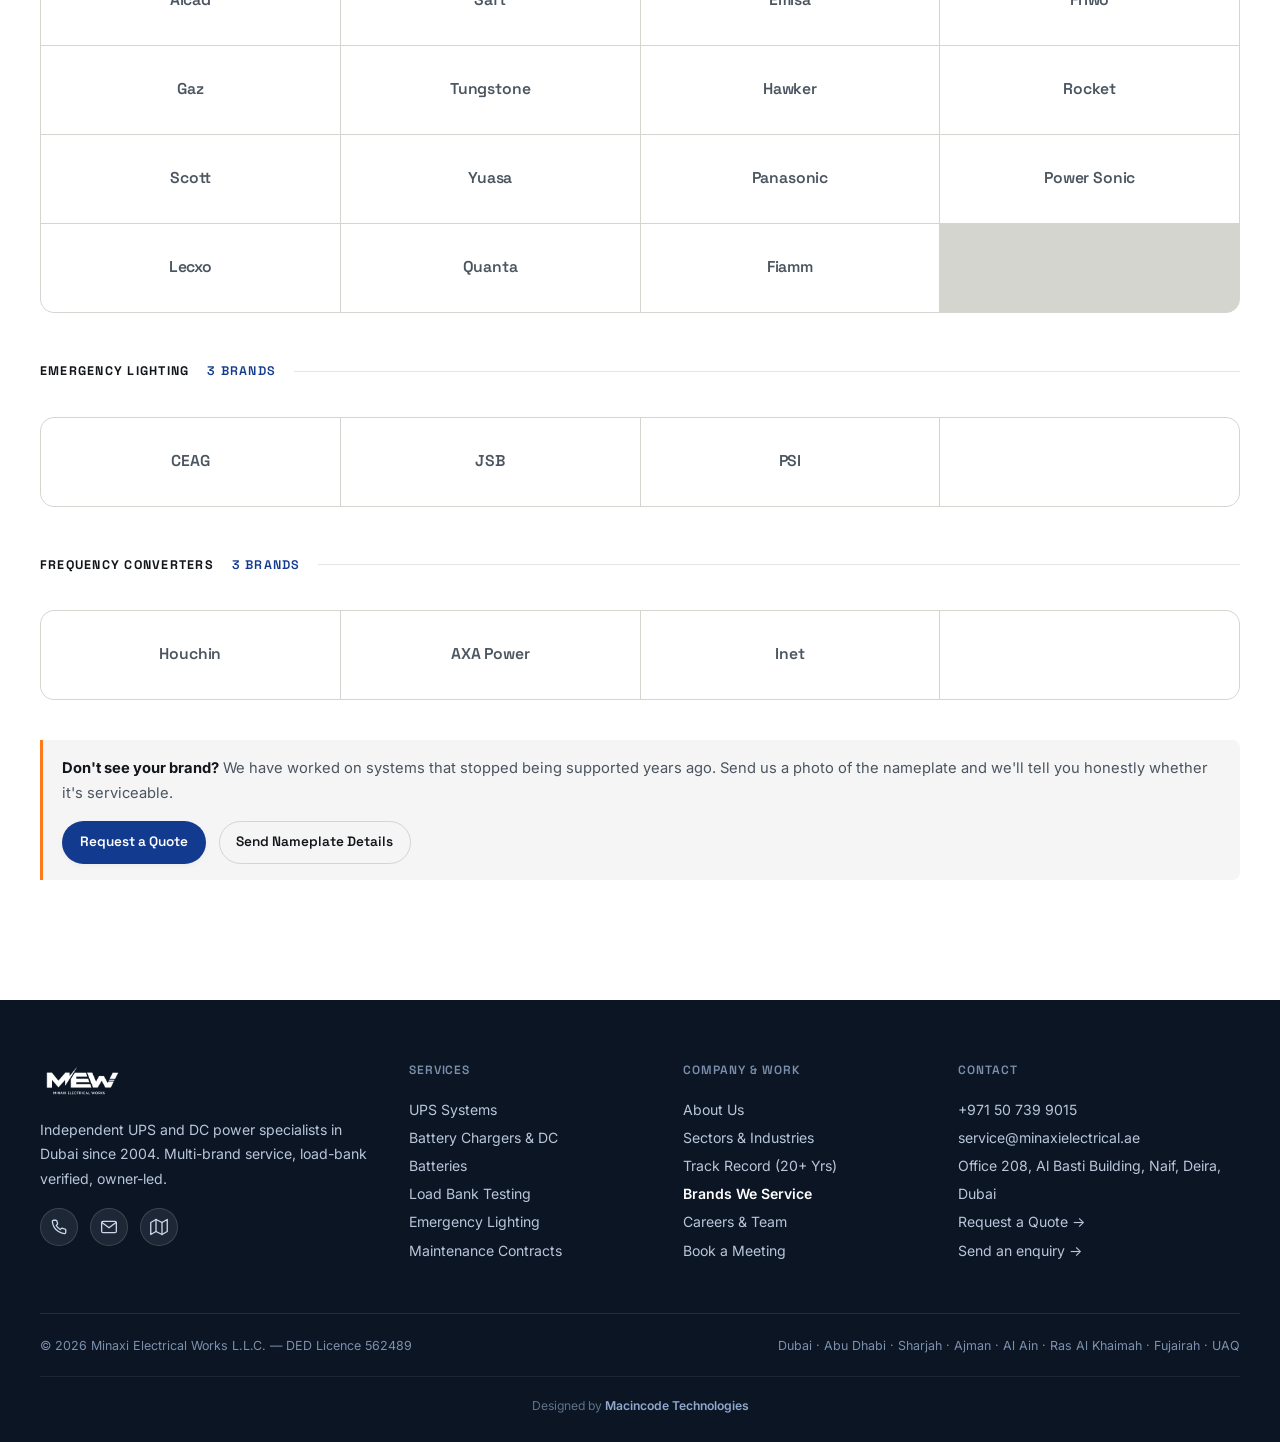
<file: brands.html>
<!doctype html>
<html lang="en">
<head>
<meta charset="UTF-8">
<meta name="viewport" content="width=device-width, initial-scale=1.0">
<title>Brands We Service | Minaxi Electrical Works Dubai</title>
<meta name="description" content="Multi-brand UPS &amp; DC systems service in UAE: Socomec, APC, Chloride, Liebert, Gutor, Meissner, Powerware, EAST UPS, Alcad, Saft, Yuasa and 21+ global manufacturers.">
<meta name="robots" content="index, follow, max-image-preview:large, max-snippet:-1, max-video-preview:-1">
<link rel="canonical" href="https://mcpeservices.com/brands.html">
<meta name="author" content="Minaxi Electrical Works L.L.C.">

<!-- Geo Meta Tags -->
<meta name="geo.region" content="AE-DU">
<meta name="geo.placename" content="Dubai, United Arab Emirates">
<meta name="geo.position" content="25.276987;55.309328">
<meta name="ICBM" content="25.276987, 55.309328">

<!-- Open Graph / Social Media -->
<meta property="og:locale" content="en_AE">
<meta property="og:type" content="website">
<meta property="og:title" content="Brands We Service | Minaxi Electrical Works Dubai">
<meta property="og:description" content="Independent, multi-brand UPS, battery charger and DC system maintenance in Dubai &amp; the UAE. Authorised EAST partner and factory trained specialists.">
<meta property="og:url" content="https://mcpeservices.com/brands.html">
<meta property="og:site_name" content="Minaxi Electrical Works L.L.C.">
<meta property="og:image" content="https://mcpeservices.com/assets/img/hero-datacenter.jpg">
<meta property="og:image:width" content="1200">
<meta property="og:image:height" content="630">
<meta property="og:image:alt" content="Brands Serviced by Minaxi Electrical Works">

<!-- Twitter Card -->
<meta name="twitter:card" content="summary_large_image">
<meta name="twitter:title" content="Brands We Service | Minaxi Electrical Works Dubai">
<meta name="twitter:description" content="Multi-brand UPS, DC rectifiers, and battery maintenance across UAE.">
<meta name="twitter:image" content="https://mcpeservices.com/assets/img/hero-datacenter.jpg">

<!-- Google Search Console & Theme Colors -->
<meta name="google-site-verification" content="GSC_VERIFICATION_KEY_PLACEHOLDER">
<meta name="theme-color" content="#123B8F">
<link rel="icon" type="image/svg+xml" href="assets/favicon-minaxi.svg">
<link rel="apple-touch-icon" href="assets/logo.png">

<!-- Fonts & Performance Preconnect -->
<link rel="preconnect" href="https://fonts.googleapis.com">
<link rel="preconnect" href="https://fonts.gstatic.com" crossorigin>
<link href="https://fonts.googleapis.com/css2?family=Space+Grotesk:wght@500;600;700&family=Inter:wght@400;500;600;700&display=swap" rel="stylesheet">
<link rel="stylesheet" href="css/site.css">

<!-- Schema.org Structured Data -->
<script type="application/ld+json">
{
  "@context": "https://schema.org",
  "@graph": [
    {
      "@type": "BreadcrumbList",
      "itemListElement": [
        {
          "@type": "ListItem",
          "position": 1,
          "name": "Home",
          "item": "https://mcpeservices.com/"
        },
        {
          "@type": "ListItem",
          "position": 2,
          "name": "Brands We Service",
          "item": "https://mcpeservices.com/brands.html"
        }
      ]
    },
    {
      "@type": "CollectionPage",
      "name": "Critical Power & UPS Equipment Manufacturers Serviced by Minaxi Electrical Works",
      "url": "https://mcpeservices.com/brands.html",
      "description": "Multi-brand support including Socomec, APC, Chloride, Liebert, EAST UPS, Gutor, Meissner, Powerware, Schaefer, Alcad, Saft, and Yuasa."
    }
  ]
}
</script>
</head>
<body>

<a href="#main-content" class="skip-link">Skip to main content</a>

<div class="topbar">
  <div class="container">
    <div class="tb-l"><span class="pulse-dot" aria-hidden="true"></span>Emergency UPS response — call, don't email</div>
    <div class="tb-r">
      <a href="tel:+971507399015"><i class="icon" data-icon="phone" style="width:14px;height:14px"></i>+971 50 739 9015</a>
      <a href="mailto:service@minaxielectrical.ae"><i class="icon" data-icon="mail" style="width:14px;height:14px"></i>service@minaxielectrical.ae</a>
      <span>DED Licence 562489</span>
    </div>
  </div>
</div>

<header class="site">
  <div class="container">
    <a class="brand" href="index.html" aria-label="Minaxi Electrical Works Home">
      <picture>
        <img class="brand-logo" src="assets/logo.png?v=2" alt="Minaxi Electrical Works L.L.C." width="140" height="42">
      </picture>
    </a>
    <button class="menu-toggle" id="menuToggle" aria-expanded="false" aria-label="Toggle navigation menu"><i class="icon" data-icon="menu"></i></button>
    <nav class="main" id="mainNav" aria-label="Main Navigation">
      <a href="index.html">Home</a>
      <a href="services.html">Services</a>
      <a href="amc.html">AMC</a>
      <a href="sectors.html">Sectors</a>
      <a href="projects.html">Track Record</a>
      <a href="about.html">About</a>
      <a href="contact.html">Contact</a>
      <a class="btn btn-primary btn-sm header-cta" href="quote.html">Request a Quote</a>
    </nav>
  </div>
</header>

<main id="main-content">

  <section class="page-hero">
    <div class="container">
      <nav class="breadcrumb-nav" aria-label="Breadcrumb">
        <ol>
          <li><a href="index.html">Home</a></li>
          <li aria-current="page">Brands We Service</li>
        </ol>
      </nav>
      <span class="eyebrow">Brands &amp; Equipment</span>
      <h1 class="h1" style="font-size:clamp(2rem,4.6vw,3.2rem);margin-top:1rem">We service what you already own</h1>
      <p class="lede" style="margin-top:1.2rem">We are independent. That means we are not incentivised to tell you your system is beyond economic repair. Where a unit can be kept running safely and reliably, we keep it running — and where it genuinely cannot, we say so and show you the measurements behind the recommendation.</p>
      <p class="formnote" style="margin-top:1rem">Referenced from every sector and service we describe — this is the full list of manufacturers currently in our care.</p>
    </div>
  </section>

  <section style="padding-top:1rem">
    <div class="container">

      <div class="rule-label reveal" id="ups"><b>Uninterruptible power supplies</b>21 brands</div>
      <div class="logo-wall reveal">
        <div class="logo-cell featured"><b>EAST UPS<span class="fx">Authorised UAE partner</span></b></div>
        <div class="logo-cell"><b>Socomec</b></div>
        <div class="logo-cell"><b>APC</b></div>
        <div class="logo-cell"><b>Chloride</b></div>
        <div class="logo-cell"><b>Liebert</b></div>
        <div class="logo-cell"><b>Deltec</b></div>
        <div class="logo-cell"><b>Best Power</b></div>
        <div class="logo-cell"><b>MGE</b></div>
        <div class="logo-cell"><b>Meissner</b></div>
        <div class="logo-cell"><b>Powerware</b></div>
        <div class="logo-cell"><b>Gutor</b></div>
        <div class="logo-cell"><b>Statron</b></div>
        <div class="logo-cell"><b>Erskine (UK)</b></div>
        <div class="logo-cell"><b>IMV</b></div>
        <div class="logo-cell"><b>Schark</b></div>
        <div class="logo-cell"><b>CanTech</b></div>
        <div class="logo-cell"><b>Saft Nife</b></div>
        <div class="logo-cell"><b>Silcon</b></div>
        <div class="logo-cell"><b>Tripp Lite</b></div>
        <div class="logo-cell"><b>Scott</b></div>
        <div class="logo-cell"><b>J. Schneider</b></div>
        <div class="logo-cell"><b>RILLO</b></div>
      </div>

      <div class="rule-label reveal" style="margin-top:3rem" id="dc"><b>Battery chargers &amp; DC systems</b>6 brands</div>
      <div class="logo-wall reveal">
        <div class="logo-cell"><b>Erskine</b></div>
        <div class="logo-cell"><b>Schaefer</b></div>
        <div class="logo-cell"><b>Aplab</b></div>
        <div class="logo-cell"><b>Saft Nife</b></div>
        <div class="logo-cell"><b>Gutor</b></div>
        <div class="logo-cell"><b>Straco Swiss</b></div>
      </div>

      <div class="rule-label reveal" style="margin-top:3rem" id="batteries"><b>Batteries</b>15 brands</div>
      <div class="logo-wall reveal">
        <div class="logo-cell"><b>Alcad</b></div>
        <div class="logo-cell"><b>Saft</b></div>
        <div class="logo-cell"><b>Emisa</b></div>
        <div class="logo-cell"><b>Friwo</b></div>
        <div class="logo-cell"><b>Gaz</b></div>
        <div class="logo-cell"><b>Tungstone</b></div>
        <div class="logo-cell"><b>Hawker</b></div>
        <div class="logo-cell"><b>Rocket</b></div>
        <div class="logo-cell"><b>Scott</b></div>
        <div class="logo-cell"><b>Yuasa</b></div>
        <div class="logo-cell"><b>Panasonic</b></div>
        <div class="logo-cell"><b>Power Sonic</b></div>
        <div class="logo-cell"><b>Lecxo</b></div>
        <div class="logo-cell"><b>Quanta</b></div>
        <div class="logo-cell"><b>Fiamm</b></div>
      </div>

      <div class="rule-label reveal" style="margin-top:3rem" id="lighting"><b>Emergency lighting</b>3 brands</div>
      <div class="logo-wall reveal">
        <div class="logo-cell"><b>CEAG</b></div>
        <div class="logo-cell"><b>JSB</b></div>
        <div class="logo-cell"><b>PSI</b></div>
        <div class="logo-cell"></div>
      </div>

      <div class="rule-label reveal" style="margin-top:3rem" id="converters"><b>Frequency converters</b>3 brands</div>
      <div class="logo-wall reveal">
        <div class="logo-cell"><b>Houchin</b></div>
        <div class="logo-cell"><b>AXA Power</b></div>
        <div class="logo-cell"><b>Inet</b></div>
        <div class="logo-cell"></div>
      </div>

      <div class="callout accent reveal" style="margin-top:2.5rem">
        <strong>Don't see your brand?</strong> We have worked on systems that stopped being supported years ago. Send us a photo of the nameplate and we'll tell you honestly whether it's serviceable.
        <div style="margin-top:1rem;display:flex;gap:.8rem;flex-wrap:wrap">
          <a class="btn btn-primary btn-sm" href="quote.html">Request a Quote</a>
          <a class="btn btn-ghost btn-sm" href="contact.html">Send Nameplate Details</a>
        </div>
      </div>

    </div>
  </section>

</main>

<footer class="site">
  <div class="container">
    <div class="fgrid">
      <div>
        <div class="foot-brand">
          <img class="foot-logo" src="assets/logo-white.png?v=2" alt="Minaxi Electrical Works L.L.C." width="140" height="42">
        </div>
        <p>Independent UPS and DC power specialists in Dubai since 2004. Multi-brand service, load-bank verified, owner-led.</p>
        <div class="social-list">
          <a class="social-link" href="https://wa.me/971507399015" target="_blank" rel="noopener noreferrer" aria-label="WhatsApp"><i class="icon" data-icon="phone"></i></a>
          <a class="social-link" href="mailto:service@minaxielectrical.ae" aria-label="Email Us"><i class="icon" data-icon="mail"></i></a>
          <a class="social-link" href="https://maps.google.com/?q=Al+Basti+Building+Naif+Deira+Dubai" target="_blank" rel="noopener noreferrer" aria-label="Google Maps Location"><i class="icon" data-icon="map"></i></a>
        </div>
      </div>
      <div>
        <h4>Services</h4>
        <ul>
          <li><a href="services.html#ups">UPS Systems</a></li>
          <li><a href="services.html#dc">Battery Chargers &amp; DC</a></li>
          <li><a href="services.html#batteries">Batteries</a></li>
          <li><a href="services.html#loadbank">Load Bank Testing</a></li>
          <li><a href="services.html#lighting">Emergency Lighting</a></li>
          <li><a href="amc.html">Maintenance Contracts</a></li>
        </ul>
      </div>
      <div>
        <h4>Company &amp; Work</h4>
        <ul>
          <li><a href="about.html">About Us</a></li>
          <li><a href="sectors.html">Sectors &amp; Industries</a></li>
          <li><a href="projects.html">Track Record (20+ Yrs)</a></li>
          <li><a href="brands.html" style="color:#fff;font-weight:600">Brands We Service</a></li>
          <li><a href="careers.html">Careers &amp; Team</a></li>
          <li><a href="book-a-meeting.html">Book a Meeting</a></li>
        </ul>
      </div>
      <div>
        <h4>Contact</h4>
        <ul>
          <li><a href="tel:+971507399015">+971 50 739 9015</a></li>
          <li><a href="mailto:service@minaxielectrical.ae">service@minaxielectrical.ae</a></li>
          <li>Office 208, Al Basti Building, Naif, Deira, Dubai</li>
          <li><a href="quote.html">Request a Quote →</a></li>
          <li><a href="contact.html">Send an enquiry →</a></li>
        </ul>
      </div>
    </div>
    <div class="fbottom">
      <span>© <span id="year"></span> Minaxi Electrical Works L.L.C. — DED Licence 562489</span>
      <span>Dubai · Abu Dhabi · Sharjah · Ajman · Al Ain · Ras Al Khaimah · Fujairah · UAQ</span>
    </div>
    <div class="fcredit">Designed by <a href="https://macincode.com" target="_blank" rel="noopener">Macincode Technologies</a></div>
  </div>
</footer>

<a class="whatsapp-fab" href="https://wa.me/971507399015?text=Hi%20Minaxi%2C%20I%27d%20like%20to%20ask%20about%20a%20UPS%2FDC%20system." target="_blank" rel="noopener noreferrer" aria-label="Chat with us on WhatsApp">
  <span class="wa-ring" aria-hidden="true"></span>
  <svg viewBox="0 0 24 24" fill="#fff" aria-hidden="true"><path d="M17.472 14.382c-.297-.149-1.758-.867-2.03-.967-.273-.099-.471-.148-.67.15-.197.297-.767.966-.94 1.164-.173.199-.347.223-.644.075-.297-.15-1.255-.463-2.39-1.475-.883-.788-1.48-1.761-1.653-2.059-.173-.297-.018-.458.13-.606.134-.133.298-.347.446-.52.149-.174.198-.298.298-.497.099-.198.05-.371-.025-.52-.075-.149-.669-1.612-.916-2.207-.242-.579-.487-.5-.669-.51-.173-.008-.371-.01-.57-.01-.198 0-.52.074-.792.372-.272.297-1.04 1.016-1.04 2.479 0 1.462 1.065 2.875 1.213 3.074.149.198 2.096 3.2 5.077 4.487.709.306 1.262.489 1.694.625.712.227 1.36.195 1.871.118.571-.085 1.758-.719 2.006-1.413.248-.694.248-1.289.173-1.413-.074-.124-.272-.198-.57-.347m-5.421 7.403h-.004a9.87 9.87 0 0 1-5.031-1.378l-.361-.214-3.741.982.998-3.648-.235-.374a9.86 9.86 0 0 1-1.51-5.26c.001-5.45 4.436-9.884 9.888-9.884 2.64 0 5.122 1.03 6.988 2.898a9.825 9.825 0 0 1 2.893 6.994c-.003 5.45-4.437 9.884-9.885 9.884M20.52 3.449C18.24 1.245 15.24 0 12.045 0 5.463 0 .104 5.36.101 11.943c0 2.105.549 4.16 1.595 5.985L0 24l6.335-1.652a11.882 11.882 0 0 0 5.71 1.447h.005c6.585 0 11.946-5.363 11.949-11.945a11.86 11.86 0 0 0-3.48-8.401"/></svg>
</a>

<script src="js/icon-set.js" defer></script>
<script src="js/site.js" defer></script>
</body>
</html>
</file>
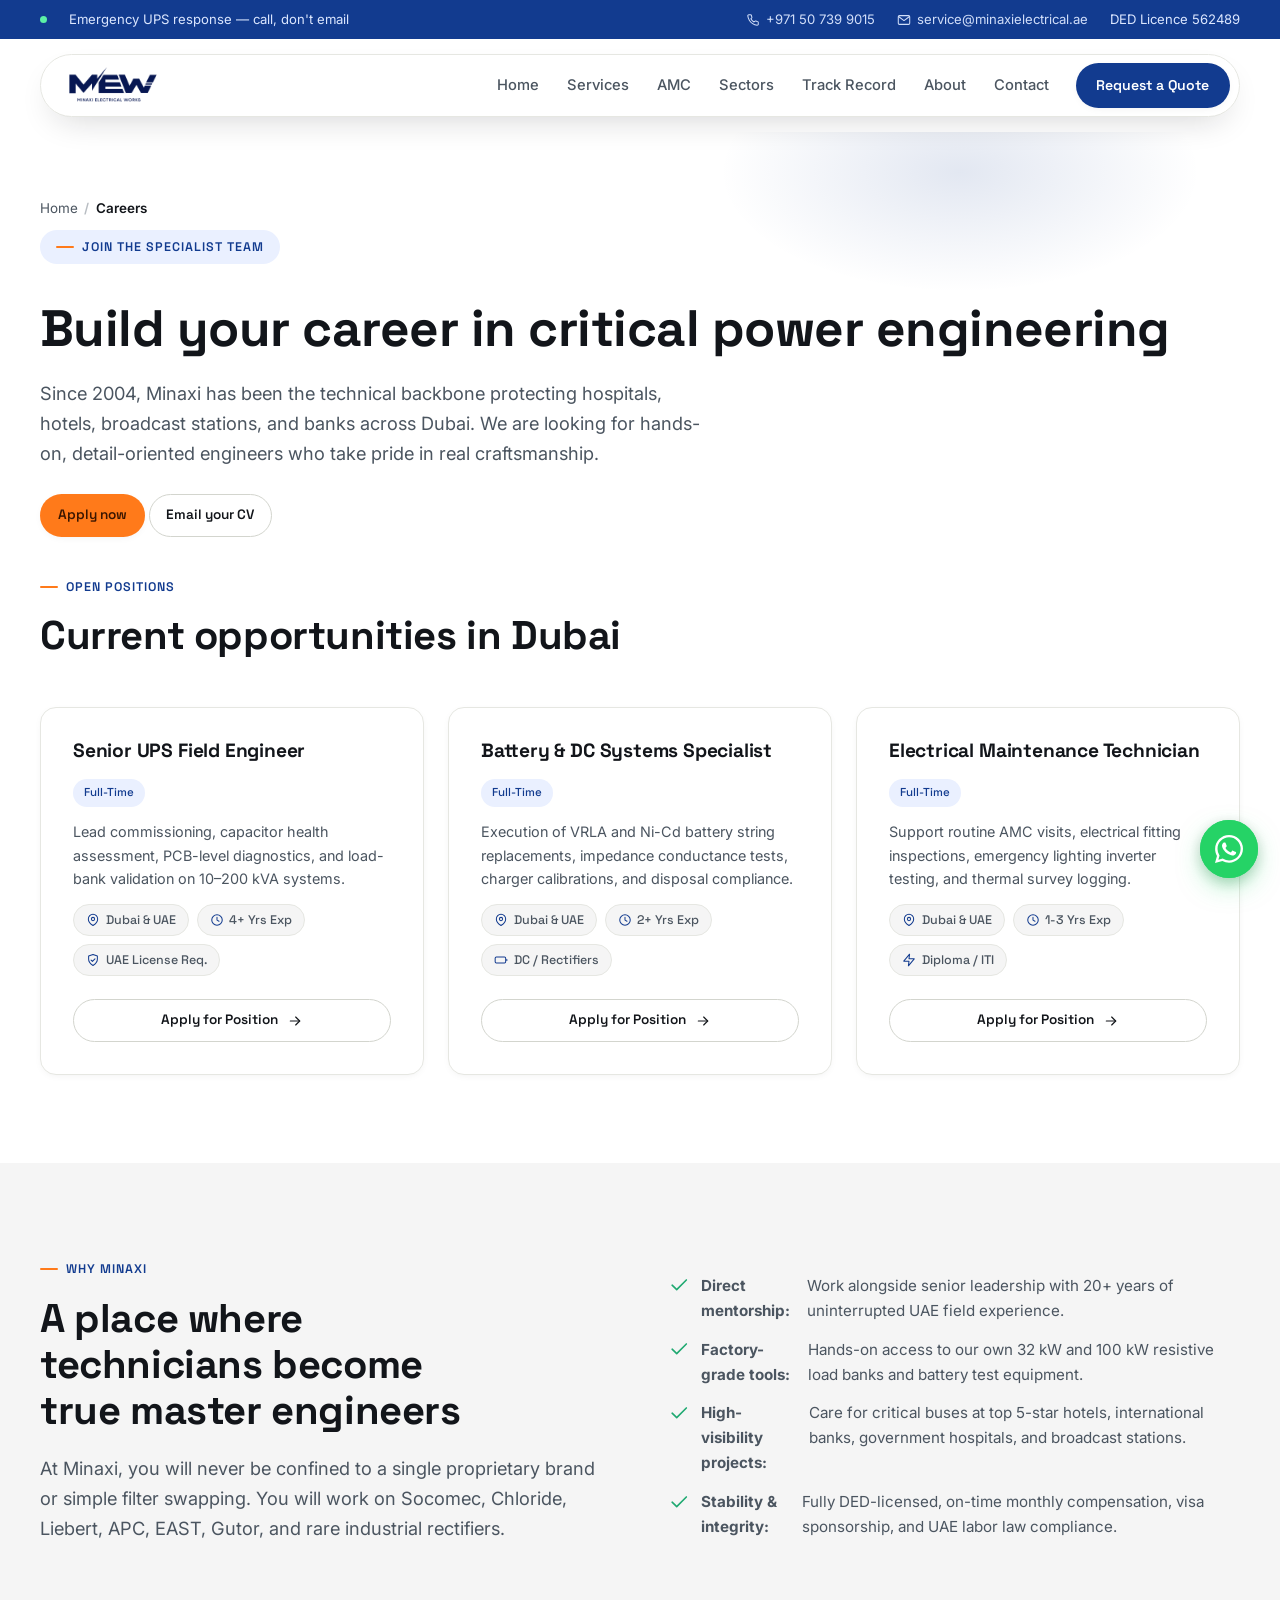
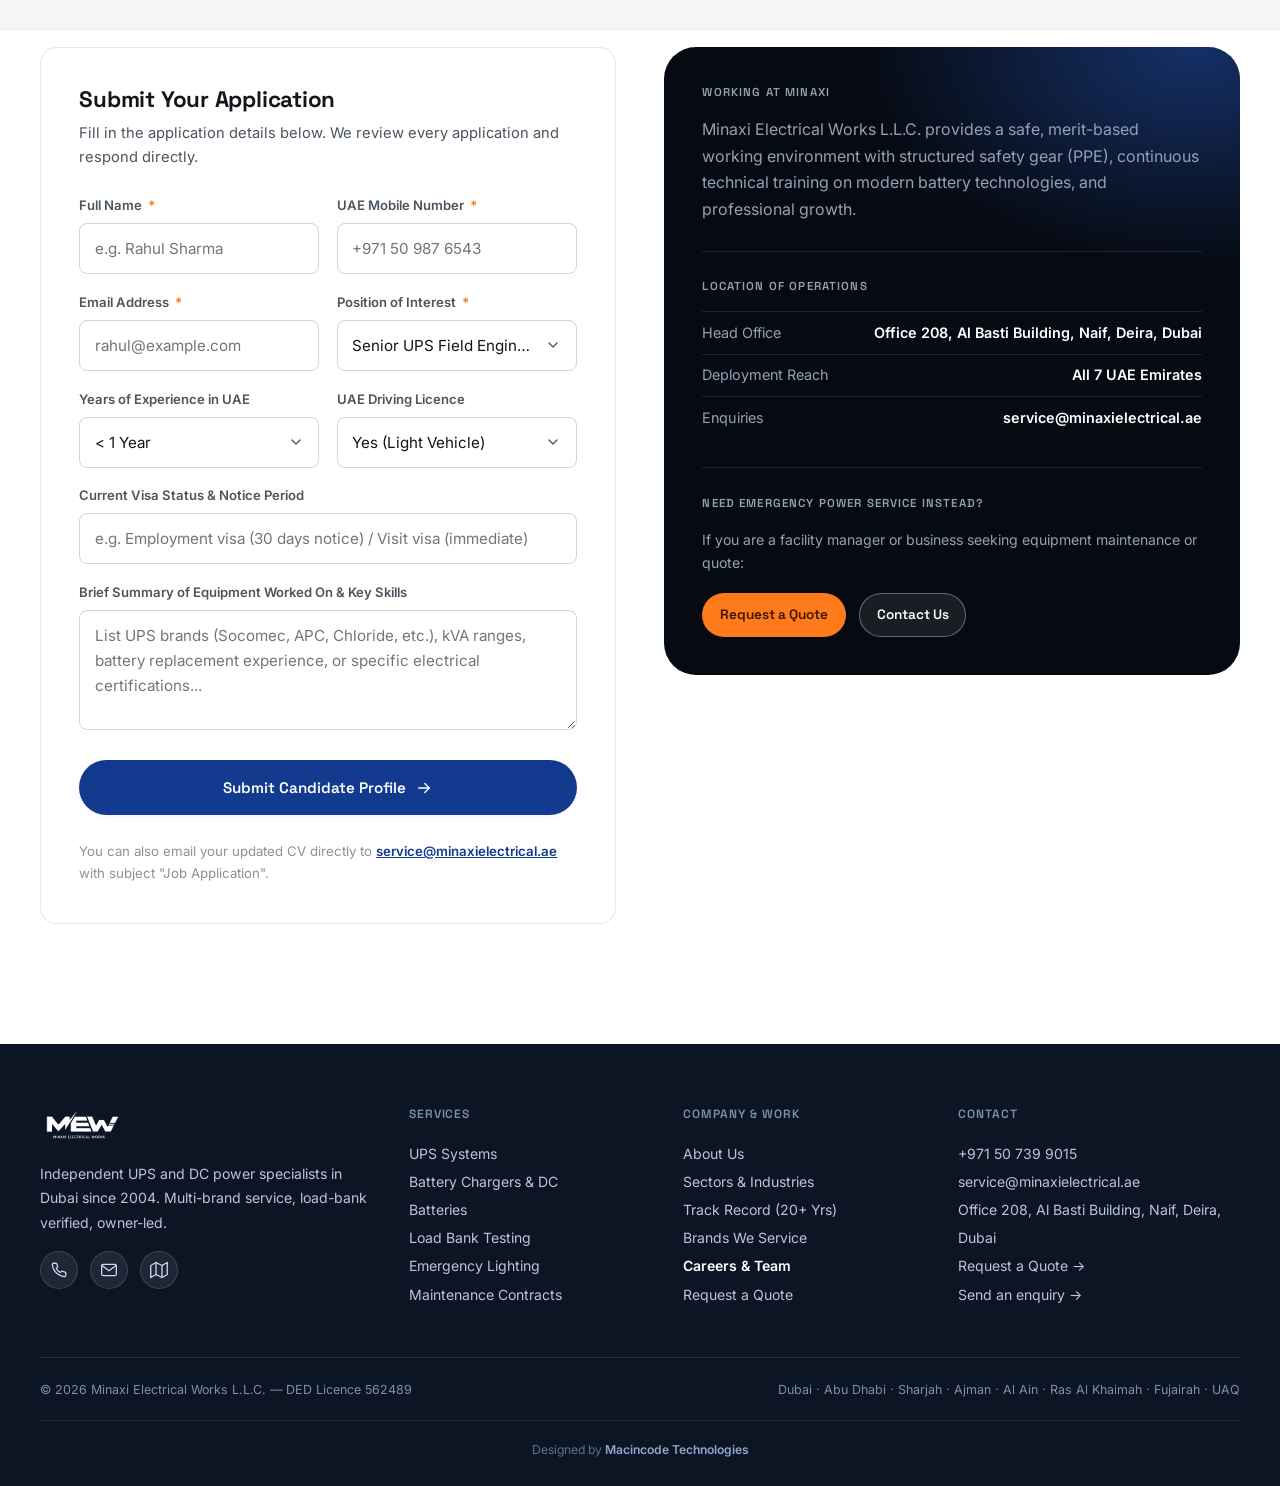
<file: careers.html>
<!doctype html>
<html lang="en">
<head>
<meta charset="UTF-8">
<meta name="viewport" content="width=device-width, initial-scale=1.0">
<title>Careers at Minaxi Electrical Works | UPS &amp; Power Engineering Jobs Dubai</title>
<meta name="description" content="Join Minaxi Electrical Works as a UPS Field Engineer, Battery Technician, or Power Systems Specialist in Dubai. Work on mission-critical power systems across UAE.">
<meta name="robots" content="index, follow, max-image-preview:large, max-snippet:-1, max-video-preview:-1">
<link rel="canonical" href="https://mcpeservices.com/careers.html">
<meta name="author" content="Minaxi Electrical Works L.L.C.">

<!-- Geo Meta Tags -->
<meta name="geo.region" content="AE-DU">
<meta name="geo.placename" content="Dubai, United Arab Emirates">
<meta name="geo.position" content="25.276987;55.309328">
<meta name="ICBM" content="25.276987, 55.309328">

<!-- Open Graph / Social -->
<meta property="og:locale" content="en_AE">
<meta property="og:type" content="website">
<meta property="og:title" content="Careers at Minaxi Electrical Works Dubai">
<meta property="og:description" content="Career opportunities for experienced UPS field technicians and critical power engineers in Dubai &amp; the UAE.">
<meta property="og:url" content="https://mcpeservices.com/careers.html">
<meta property="og:site_name" content="Minaxi Electrical Works L.L.C.">
<meta property="og:image" content="https://mcpeservices.com/assets/img/hero-datacenter.jpg">
<meta property="og:image:width" content="1200">
<meta property="og:image:height" content="630">
<meta property="og:image:alt" content="Careers at Minaxi Electrical Works">

<!-- Twitter Card -->
<meta name="twitter:card" content="summary_large_image">
<meta name="twitter:title" content="Careers | Minaxi Electrical Works">
<meta name="twitter:description" content="Field service engineering and critical power technician positions in Dubai, UAE.">
<meta name="twitter:image" content="https://mcpeservices.com/assets/img/hero-datacenter.jpg">

<!-- Google Search Console & Theme -->
<meta name="google-site-verification" content="GSC_VERIFICATION_KEY_PLACEHOLDER">
<meta name="theme-color" content="#123B8F">
<link rel="icon" type="image/svg+xml" href="assets/favicon-minaxi.svg">
<link rel="apple-touch-icon" href="assets/logo.png">

<!-- Fonts & Performance Preconnect -->
<link rel="preconnect" href="https://fonts.googleapis.com">
<link rel="preconnect" href="https://fonts.gstatic.com" crossorigin>
<link href="https://fonts.googleapis.com/css2?family=Space+Grotesk:wght@500;600;700&family=Inter:wght@400;500;600;700&display=swap" rel="stylesheet">
<link rel="stylesheet" href="css/site.css">

<!-- Schema.org Structured Data -->
<script type="application/ld+json">
{
  "@context": "https://schema.org",
  "@graph": [
    {
      "@type": "BreadcrumbList",
      "itemListElement": [
        {
          "@type": "ListItem",
          "position": 1,
          "name": "Home",
          "item": "https://mcpeservices.com/"
        },
        {
          "@type": "ListItem",
          "position": 2,
          "name": "Careers",
          "item": "https://mcpeservices.com/careers.html"
        }
      ]
    },
    {
      "@type": "JobPosting",
      "title": "Senior UPS Field Service Engineer",
      "description": "Diagnostic testing, preventive maintenance, load bank testing and emergency repair of 1-200 kVA UPS systems across UAE.",
      "datePosted": "2026-09-01",
      "employmentType": "FULL_TIME",
      "hiringOrganization": {
        "@type": "Organization",
        "name": "Minaxi Electrical Works L.L.C.",
        "sameAs": "https://mcpeservices.com/",
        "logo": "https://mcpeservices.com/assets/logo.png?v=2"
      },
      "jobLocation": {
        "@type": "Place",
        "address": {
          "@type": "PostalAddress",
          "addressLocality": "Dubai",
          "addressCountry": "AE"
        }
      }
    }
  ]
}
</script>
</head>
<body>

<a href="#main-content" class="skip-link">Skip to main content</a>

<div class="topbar">
  <div class="container">
    <div class="tb-l"><span class="pulse-dot" aria-hidden="true"></span>Emergency UPS response — call, don't email</div>
    <div class="tb-r">
      <a href="tel:+971507399015"><i class="icon" data-icon="phone" style="width:14px;height:14px"></i>+971 50 739 9015</a>
      <a href="mailto:service@minaxielectrical.ae"><i class="icon" data-icon="mail" style="width:14px;height:14px"></i>service@minaxielectrical.ae</a>
      <span>DED Licence 562489</span>
    </div>
  </div>
</div>

<header class="site">
  <div class="container">
    <a class="brand" href="index.html" aria-label="Minaxi Electrical Works Home">
      <picture>
        <img class="brand-logo" src="assets/logo.png?v=2" alt="Minaxi Electrical Works L.L.C." width="140" height="42">
      </picture>
    </a>
    <button class="menu-toggle" id="menuToggle" aria-expanded="false" aria-label="Toggle navigation menu"><i class="icon" data-icon="menu"></i></button>
    <nav class="main" id="mainNav" aria-label="Main Navigation">
      <a href="index.html">Home</a>
      <a href="services.html">Services</a>
      <a href="amc.html">AMC</a>
      <a href="sectors.html">Sectors</a>
      <a href="projects.html">Track Record</a>
      <a href="about.html">About</a>
      <a href="contact.html">Contact</a>
      <a href="quote.html" class="btn btn-primary btn-sm header-cta">Request a Quote</a>
    </nav>
  </div>
</header>

<main id="main-content">

  <section class="page-hero">
    <div class="container">
      <nav class="breadcrumb-nav" aria-label="Breadcrumb">
        <ol>
          <li><a href="index.html">Home</a></li>
          <li aria-current="page">Careers</li>
        </ol>
      </nav>
      <span class="eyebrow">Join the Specialist Team</span>
      <h1 class="h1" style="font-size:clamp(2rem,4.6vw,3.2rem);margin-top:1rem">Build your career in critical power engineering</h1>
      <p class="lede" style="margin-top:1.2rem">Since 2004, Minaxi has been the technical backbone protecting hospitals, hotels, broadcast stations, and banks across Dubai. We are looking for hands-on, detail-oriented engineers who take pride in real craftsmanship.</p>
      <div class="cta-row" style="margin-top:1.6rem">
        <a class="btn btn-accent btn-sm" href="#apply">Apply now</a>
        <a class="btn btn-ghost btn-sm" href="mailto:service@minaxielectrical.ae?subject=Job%20Application">Email your CV</a>
      </div>
    </div>
  </section>

  <section style="padding-top:1rem">
    <div class="container">
      <div class="section-head reveal">
        <span class="eyebrow">Open Positions</span>
        <h2 class="h2" style="margin-top:1rem">Current opportunities in Dubai</h2>
      </div>

      <div class="grid grid-3">

        <div class="job-card reveal">
          <div>
            <div class="job-header">
              <h3 class="h3" style="font-size:1.2rem">Senior UPS Field Engineer</h3>
              <span class="badge-pill" style="color:var(--brand);background:var(--brand-ink);border:0">Full-Time</span>
            </div>
            <p class="muted" style="font-size:.9rem;margin-top:.8rem">Lead commissioning, capacitor health assessment, PCB-level diagnostics, and load-bank validation on 10–200 kVA systems.</p>
            <div class="job-meta">
              <span class="job-tag"><i class="icon" data-icon="pin" style="width:14px;height:14px"></i>Dubai &amp; UAE</span>
              <span class="job-tag"><i class="icon" data-icon="clock" style="width:14px;height:14px"></i>4+ Yrs Exp</span>
              <span class="job-tag"><i class="icon" data-icon="shield-check" style="width:14px;height:14px"></i>UAE License Req.</span>
            </div>
          </div>
          <a class="btn btn-ghost btn-sm" href="#apply" style="width:100%">Apply for Position <i class="icon icon-r" data-icon="arrow-right" style="width:16px;height:16px"></i></a>
        </div>

        <div class="job-card reveal">
          <div>
            <div class="job-header">
              <h3 class="h3" style="font-size:1.2rem">Battery &amp; DC Systems Specialist</h3>
              <span class="badge-pill" style="color:var(--brand);background:var(--brand-ink);border:0">Full-Time</span>
            </div>
            <p class="muted" style="font-size:.9rem;margin-top:.8rem">Execution of VRLA and Ni-Cd battery string replacements, impedance conductance tests, charger calibrations, and disposal compliance.</p>
            <div class="job-meta">
              <span class="job-tag"><i class="icon" data-icon="pin" style="width:14px;height:14px"></i>Dubai &amp; UAE</span>
              <span class="job-tag"><i class="icon" data-icon="clock" style="width:14px;height:14px"></i>2+ Yrs Exp</span>
              <span class="job-tag"><i class="icon" data-icon="battery" style="width:14px;height:14px"></i>DC / Rectifiers</span>
            </div>
          </div>
          <a class="btn btn-ghost btn-sm" href="#apply" style="width:100%">Apply for Position <i class="icon icon-r" data-icon="arrow-right" style="width:16px;height:16px"></i></a>
        </div>

        <div class="job-card reveal">
          <div>
            <div class="job-header">
              <h3 class="h3" style="font-size:1.2rem">Electrical Maintenance Technician</h3>
              <span class="badge-pill" style="color:var(--brand);background:var(--brand-ink);border:0">Full-Time</span>
            </div>
            <p class="muted" style="font-size:.9rem;margin-top:.8rem">Support routine AMC visits, electrical fitting inspections, emergency lighting inverter testing, and thermal survey logging.</p>
            <div class="job-meta">
              <span class="job-tag"><i class="icon" data-icon="pin" style="width:14px;height:14px"></i>Dubai &amp; UAE</span>
              <span class="job-tag"><i class="icon" data-icon="clock" style="width:14px;height:14px"></i>1-3 Yrs Exp</span>
              <span class="job-tag"><i class="icon" data-icon="bolt" style="width:14px;height:14px"></i>Diploma / ITI</span>
            </div>
          </div>
          <a class="btn btn-ghost btn-sm" href="#apply" style="width:100%">Apply for Position <i class="icon icon-r" data-icon="arrow-right" style="width:16px;height:16px"></i></a>
        </div>

      </div>
    </div>
  </section>

  <section class="band">
    <div class="container">
      <div class="grid grid-2" style="gap:3.5rem;align-items:center">
        <div class="reveal">
          <span class="eyebrow">Why Minaxi</span>
          <h2 class="h2" style="margin-top:1rem">A place where technicians become true master engineers</h2>
          <p class="lede" style="margin-top:1.2rem">At Minaxi, you will never be confined to a single proprietary brand or simple filter swapping. You will work on Socomec, Chloride, Liebert, APC, EAST, Gutor, and rare industrial rectifiers.</p>
        </div>
        <ul class="feature-list reveal">
          <li><i class="icon" data-icon="check"></i><strong>Direct mentorship:</strong> Work alongside senior leadership with 20+ years of uninterrupted UAE field experience.</li>
          <li><i class="icon" data-icon="check"></i><strong>Factory-grade tools:</strong> Hands-on access to our own 32 kW and 100 kW resistive load banks and battery test equipment.</li>
          <li><i class="icon" data-icon="check"></i><strong>High-visibility projects:</strong> Care for critical buses at top 5-star hotels, international banks, government hospitals, and broadcast stations.</li>
          <li><i class="icon" data-icon="check"></i><strong>Stability &amp; integrity:</strong> Fully DED-licensed, on-time monthly compensation, visa sponsorship, and UAE labor law compliance.</li>
        </ul>
      </div>
    </div>
  </section>

  <section id="apply" style="padding-top:1rem">
    <div class="container">
      <div class="grid grid-2" style="gap:3rem;align-items:start">

        <div class="card reveal" style="padding:2.4rem">
          <h2 class="h3" style="font-size:1.4rem;margin-bottom:.5rem">Submit Your Application</h2>
          <p class="muted" style="margin-bottom:1.6rem;font-size:.92rem">Fill in the application details below. We review every application and respond directly.</p>

          <form class="enquiry" id="careersForm" novalidate>
            <div class="row2">
              <div class="field">
                <label for="c-name">Full Name <span class="req" aria-hidden="true">*</span></label>
                <input id="c-name" name="name" required placeholder="e.g. Rahul Sharma">
              </div>
              <div class="field">
                <label for="c-phone">UAE Mobile Number <span class="req" aria-hidden="true">*</span></label>
                <input id="c-phone" name="phone" type="tel" required placeholder="+971 50 987 6543">
              </div>
            </div>

            <div class="row2">
              <div class="field">
                <label for="c-email">Email Address <span class="req" aria-hidden="true">*</span></label>
                <input id="c-email" name="email" type="email" required placeholder="rahul@example.com">
              </div>
              <div class="field">
                <label for="c-role">Position of Interest <span class="req" aria-hidden="true">*</span></label>
                <select id="c-role" name="role" required>
                  <option value="Senior UPS Field Engineer">Senior UPS Field Engineer</option>
                  <option value="Battery &amp; DC Systems Specialist">Battery &amp; DC Systems Specialist</option>
                  <option value="Electrical Maintenance Technician">Electrical Maintenance Technician</option>
                  <option value="Spontaneous / Other Engineering Role">Spontaneous / Other Engineering Role</option>
                </select>
              </div>
            </div>

            <div class="row2">
              <div class="field">
                <label for="c-exp">Years of Experience in UAE</label>
                <select id="c-exp" name="experience">
                  <option value="Less than 1 year">&lt; 1 Year</option>
                  <option value="1 - 3 years">1 – 3 Years</option>
                  <option value="4 - 7 years">4 – 7 Years</option>
                  <option value="8+ years">8+ Years</option>
                </select>
              </div>
              <div class="field">
                <label for="c-lic">UAE Driving Licence</label>
                <select id="c-lic" name="license">
                  <option value="Yes (Manual / Light Vehicle)">Yes (Light Vehicle)</option>
                  <option value="No">No</option>
                </select>
              </div>
            </div>

            <div class="field">
              <label for="c-visa">Current Visa Status &amp; Notice Period</label>
              <input id="c-visa" name="visa" placeholder="e.g. Employment visa (30 days notice) / Visit visa (immediate)">
            </div>

            <div class="field">
              <label for="c-summary">Brief Summary of Equipment Worked On &amp; Key Skills</label>
              <textarea id="c-summary" name="summary" placeholder="List UPS brands (Socomec, APC, Chloride, etc.), kVA ranges, battery replacement experience, or specific electrical certifications..."></textarea>
            </div>

            <div style="margin-top:.8rem">
              <button class="btn btn-primary btn-block" type="submit">Submit Candidate Profile <i class="icon icon-r" data-icon="arrow-right" style="width:18px;height:18px"></i></button>
            </div>
            <p class="formnote">You can also email your updated CV directly to <a href="mailto:service@minaxielectrical.ae" style="color:var(--brand);font-weight:600">service@minaxielectrical.ae</a> with subject "Job Application".</p>
          </form>
        </div>

        <div class="contact-panel reveal" style="padding:2.4rem">
          <h4>Working at Minaxi</h4>
          <p class="muted" style="color:var(--dark-ink-2);margin-top:.8rem">Minaxi Electrical Works L.L.C. provides a safe, merit-based working environment with structured safety gear (PPE), continuous technical training on modern battery technologies, and professional growth.</p>
          
          <div class="divider"></div>

          <h4>Location of Operations</h4>
          <div class="info-row"><dt>Head Office</dt><dd>Office 208, Al Basti Building, Naif, Deira, Dubai</dd></div>
          <div class="info-row"><dt>Deployment Reach</dt><dd>All 7 UAE Emirates</dd></div>
          <div class="info-row"><dt>Enquiries</dt><dd><a href="mailto:service@minaxielectrical.ae">service@minaxielectrical.ae</a></dd></div>

          <div class="divider"></div>

          <h4>Need emergency power service instead?</h4>
          <p class="muted" style="font-size:.88rem;color:var(--dark-ink-2)">If you are a facility manager or business seeking equipment maintenance or quote:</p>
          <div style="margin-top:1.2rem;display:flex;gap:.8rem;flex-wrap:wrap">
            <a class="btn btn-accent btn-sm" href="quote.html">Request a Quote</a>
            <a class="btn btn-ghost-invert btn-sm" href="contact.html">Contact Us</a>
          </div>
        </div>

      </div>
    </div>
  </section>

</main>

<footer class="site">
  <div class="container">
    <div class="fgrid">
      <div>
        <div class="foot-brand">
          <img class="foot-logo" src="assets/logo-white.png?v=2" alt="Minaxi Electrical Works L.L.C." width="140" height="42">
        </div>
        <p>Independent UPS and DC power specialists in Dubai since 2004. Multi-brand service, load-bank verified, owner-led.</p>
        <div class="social-list">
          <a class="social-link" href="https://wa.me/971507399015" target="_blank" rel="noopener noreferrer" aria-label="WhatsApp"><i class="icon" data-icon="phone"></i></a>
          <a class="social-link" href="mailto:service@minaxielectrical.ae" aria-label="Email Us"><i class="icon" data-icon="mail"></i></a>
          <a class="social-link" href="https://maps.google.com/?q=Al+Basti+Building+Naif+Deira+Dubai" target="_blank" rel="noopener noreferrer" aria-label="Google Maps Location"><i class="icon" data-icon="map"></i></a>
        </div>
      </div>
      <div>
        <h4>Services</h4>
        <ul>
          <li><a href="services.html#ups">UPS Systems</a></li>
          <li><a href="services.html#dc">Battery Chargers &amp; DC</a></li>
          <li><a href="services.html#batteries">Batteries</a></li>
          <li><a href="services.html#loadbank">Load Bank Testing</a></li>
          <li><a href="services.html#lighting">Emergency Lighting</a></li>
          <li><a href="amc.html">Maintenance Contracts</a></li>
        </ul>
      </div>
      <div>
        <h4>Company &amp; Work</h4>
        <ul>
          <li><a href="about.html">About Us</a></li>
          <li><a href="sectors.html">Sectors &amp; Industries</a></li>
          <li><a href="projects.html">Track Record (20+ Yrs)</a></li>
          <li><a href="brands.html">Brands We Service</a></li>
          <li><a href="careers.html" style="color:#fff;font-weight:600">Careers &amp; Team</a></li>
          <li><a href="quote.html">Request a Quote</a></li>
        </ul>
      </div>
      <div>
        <h4>Contact</h4>
        <ul>
          <li><a href="tel:+971507399015">+971 50 739 9015</a></li>
          <li><a href="mailto:service@minaxielectrical.ae">service@minaxielectrical.ae</a></li>
          <li>Office 208, Al Basti Building, Naif, Deira, Dubai</li>
          <li><a href="quote.html">Request a Quote →</a></li>
          <li><a href="contact.html">Send an enquiry →</a></li>
        </ul>
      </div>
    </div>
    <div class="fbottom">
      <span>© <span id="year"></span> Minaxi Electrical Works L.L.C. — DED Licence 562489</span>
      <span>Dubai · Abu Dhabi · Sharjah · Ajman · Al Ain · Ras Al Khaimah · Fujairah · UAQ</span>
    </div>
    <div class="fcredit">Designed by <a href="https://macincode.com" target="_blank" rel="noopener">Macincode Technologies</a></div>
  </div>
</footer>

<a class="whatsapp-fab" href="https://wa.me/971507399015?text=Hi%20Minaxi%2C%20I%27d%20like%20to%20enquire%20about%20career%20opportunities." target="_blank" rel="noopener noreferrer" aria-label="Chat with us on WhatsApp">
  <span class="wa-ring" aria-hidden="true"></span>
  <svg viewBox="0 0 24 24" fill="#fff" aria-hidden="true"><path d="M17.472 14.382c-.297-.149-1.758-.867-2.03-.967-.273-.099-.471-.148-.67.15-.197.297-.767.966-.94 1.164-.173.199-.347.223-.644.075-.297-.15-1.255-.463-2.39-1.475-.883-.788-1.48-1.761-1.653-2.059-.173-.297-.018-.458.13-.606.134-.133.298-.347.446-.52.149-.174.198-.298.298-.497.099-.198.05-.371-.025-.52-.075-.149-.669-1.612-.916-2.207-.242-.579-.487-.5-.669-.51-.173-.008-.371-.01-.57-.01-.198 0-.52.074-.792.372-.272.297-1.04 1.016-1.04 2.479 0 1.462 1.065 2.875 1.213 3.074.149.198 2.096 3.2 5.077 4.487.709.306 1.262.489 1.694.625.712.227 1.36.195 1.871.118.571-.085 1.758-.719 2.006-1.413.248-.694.248-1.289.173-1.413-.074-.124-.272-.198-.57-.347m-5.421 7.403h-.004a9.87 9.87 0 0 1-5.031-1.378l-.361-.214-3.741.982.998-3.648-.235-.374a9.86 9.86 0 0 1-1.51-5.26c.001-5.45 4.436-9.884 9.888-9.884 2.64 0 5.122 1.03 6.988 2.898a9.825 9.825 0 0 1 2.893 6.994c-.003 5.45-4.437 9.884-9.885 9.884M20.52 3.449C18.24 1.245 15.24 0 12.045 0 5.463 0 .104 5.36.101 11.943c0 2.105.549 4.16 1.595 5.985L0 24l6.335-1.652a11.882 11.882 0 0 0 5.71 1.447h.005c6.585 0 11.946-5.363 11.949-11.945a11.86 11.86 0 0 0-3.48-8.401"/></svg>
</a>

<script src="js/icon-set.js" defer></script>
<script src="js/site.js" defer></script>
</body>
</html>
</file>
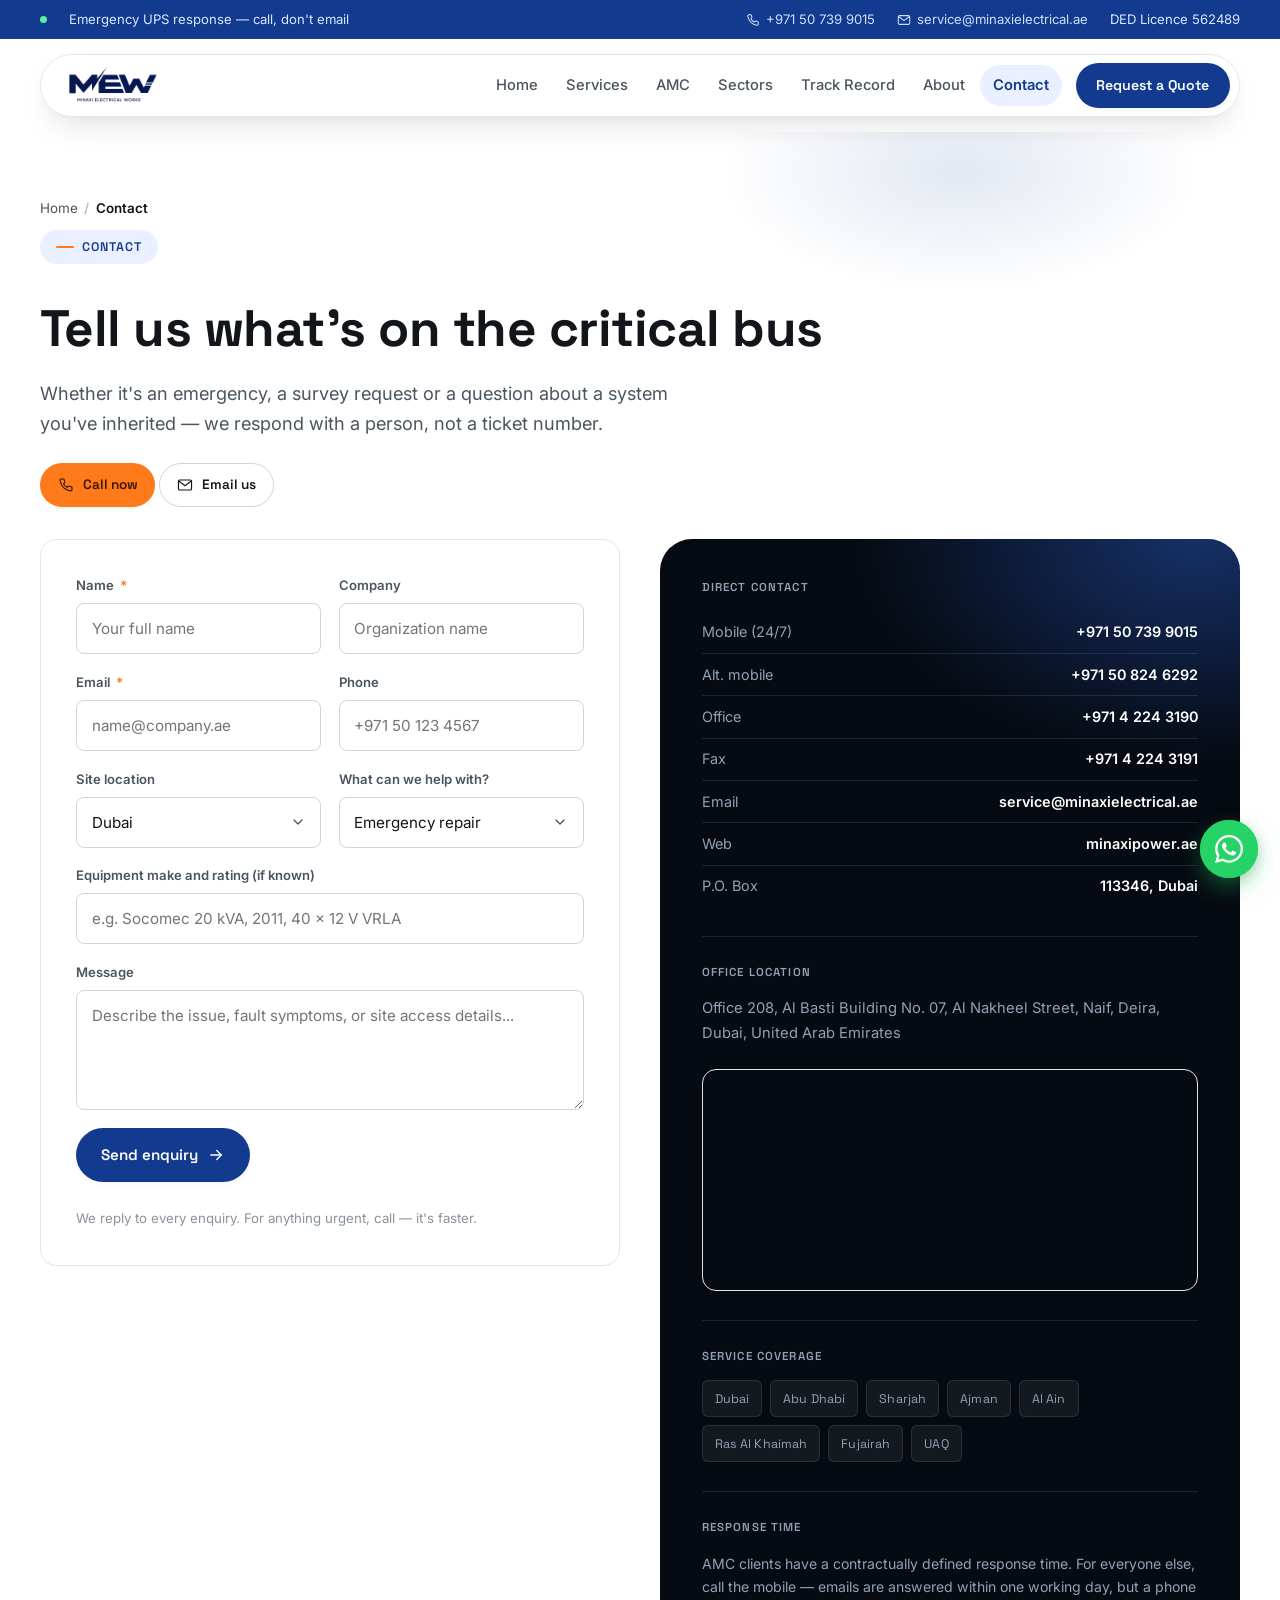
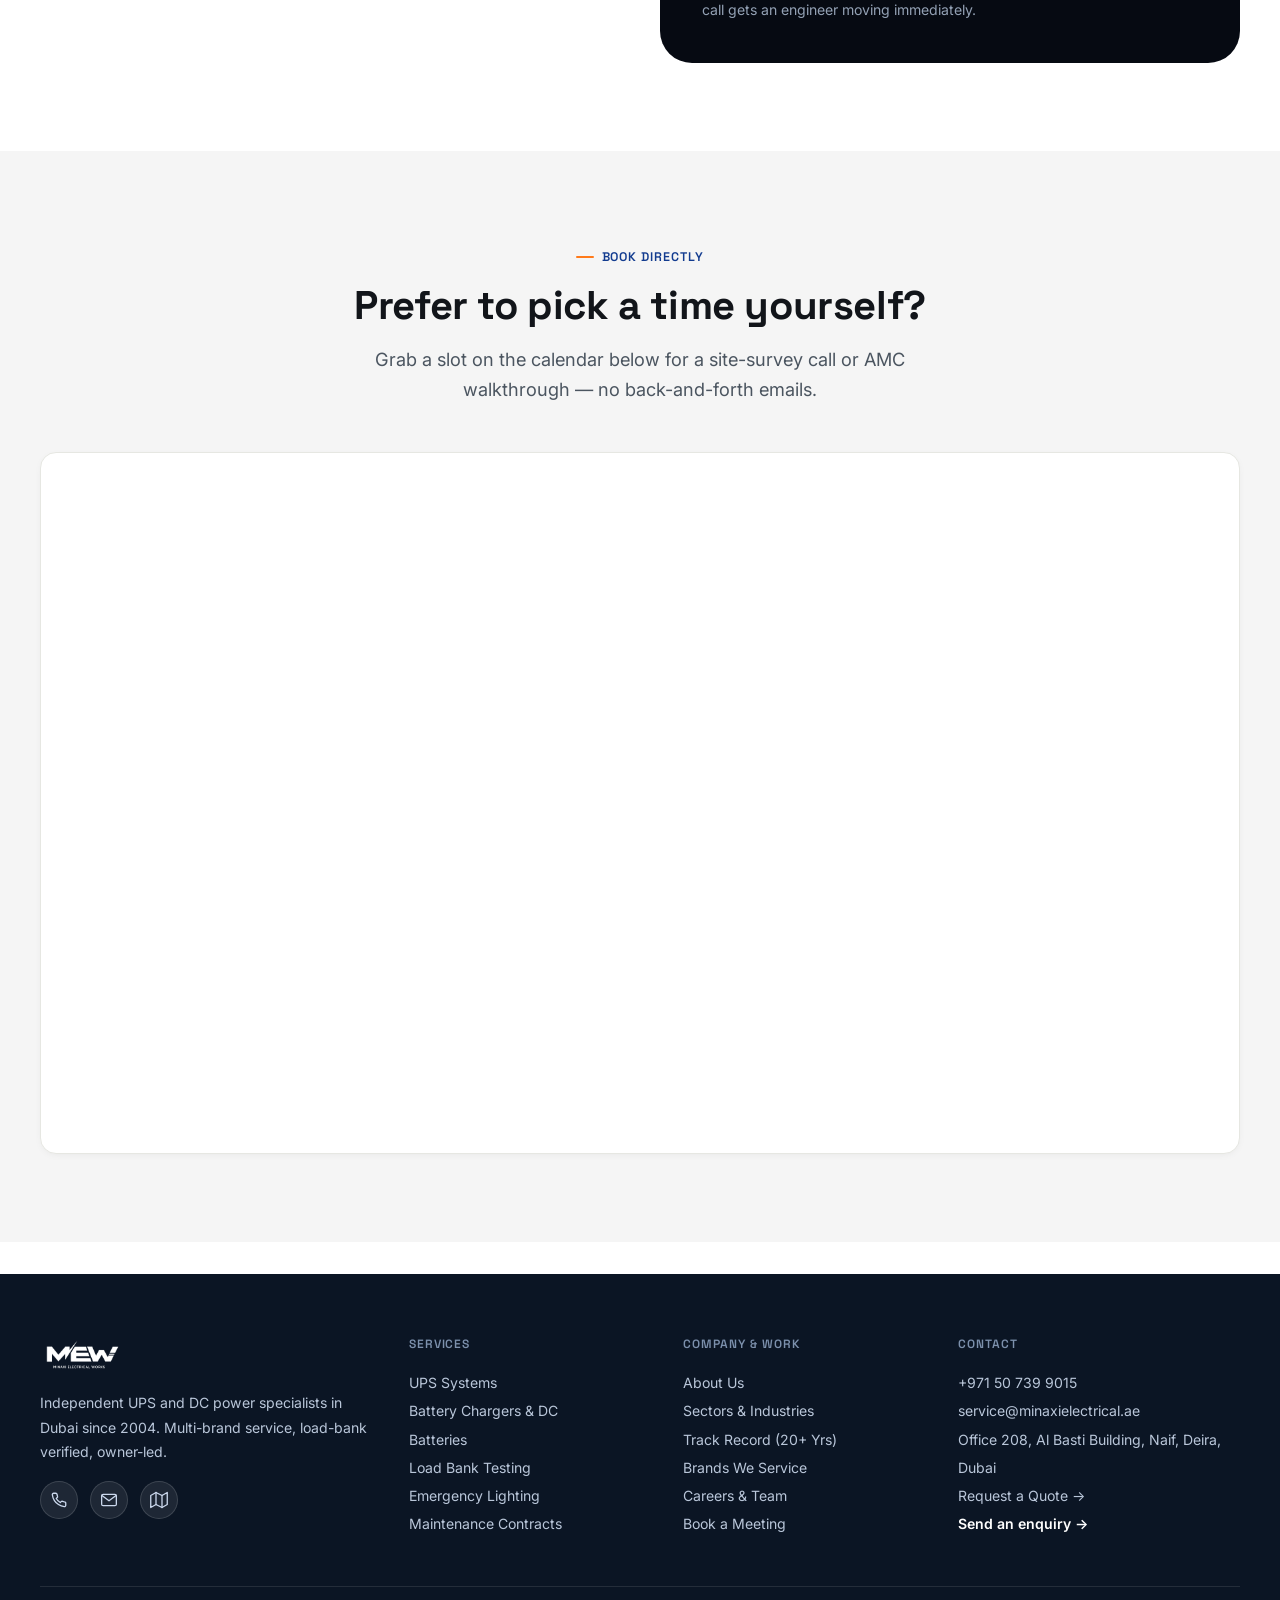
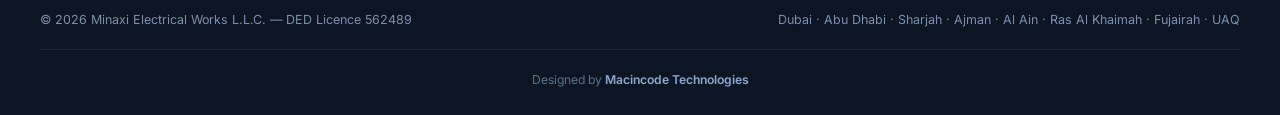
<file: contact.html>
<!doctype html>
<html lang="en">
<head>
<meta charset="UTF-8">
<meta name="viewport" content="width=device-width, initial-scale=1.0">
<title>Contact Us | Minaxi Electrical Works Dubai — Emergency UPS Support</title>
<meta name="description" content="Contact Minaxi Electrical Works for emergency UPS repair, site survey requests, or AMC quotations. Call +971 50 739 9015 or visit our office in Naif, Deira, Dubai.">
<meta name="robots" content="index, follow, max-image-preview:large, max-snippet:-1, max-video-preview:-1">
<link rel="canonical" href="https://mcpeservices.com/contact.html">
<meta name="author" content="Minaxi Electrical Works L.L.C.">

<!-- Geo Meta Tags -->
<meta name="geo.region" content="AE-DU">
<meta name="geo.placename" content="Dubai, United Arab Emirates">
<meta name="geo.position" content="25.276987;55.309328">
<meta name="ICBM" content="25.276987, 55.309328">

<!-- Open Graph / Social Media -->
<meta property="og:locale" content="en_AE">
<meta property="og:type" content="website">
<meta property="og:title" content="Contact Minaxi Electrical Works | Critical Power Dubai">
<meta property="og:description" content="24/7 critical power emergency line, site survey requests, office location in Deira Dubai, and direct engineering contact.">
<meta property="og:url" content="https://mcpeservices.com/contact.html">
<meta property="og:site_name" content="Minaxi Electrical Works L.L.C.">
<meta property="og:image" content="https://mcpeservices.com/assets/img/hero-datacenter.jpg">
<meta property="og:image:width" content="1200">
<meta property="og:image:height" content="630">
<meta property="og:image:alt" content="Contact Minaxi Electrical Works Dubai">

<!-- Twitter Card -->
<meta name="twitter:card" content="summary_large_image">
<meta name="twitter:title" content="Contact | Minaxi Electrical Works Dubai">
<meta name="twitter:description" content="Direct contact with senior critical power engineers in Dubai &amp; UAE.">
<meta name="twitter:image" content="https://mcpeservices.com/assets/img/hero-datacenter.jpg">

<!-- Google Search Console & Theme Colors -->
<meta name="google-site-verification" content="GSC_VERIFICATION_KEY_PLACEHOLDER">
<meta name="theme-color" content="#123B8F">
<link rel="icon" type="image/svg+xml" href="assets/favicon-minaxi.svg">
<link rel="apple-touch-icon" href="assets/logo.png">

<!-- Fonts & Performance Preconnect -->
<link rel="preconnect" href="https://fonts.googleapis.com">
<link rel="preconnect" href="https://fonts.gstatic.com" crossorigin>
<link href="https://fonts.googleapis.com/css2?family=Space+Grotesk:wght@500;600;700&family=Inter:wght@400;500;600;700&display=swap" rel="stylesheet">
<link rel="stylesheet" href="css/site.css">

<!-- Schema.org Structured Data -->
<script type="application/ld+json">
{
  "@context": "https://schema.org",
  "@graph": [
    {
      "@type": "BreadcrumbList",
      "itemListElement": [
        {
          "@type": "ListItem",
          "position": 1,
          "name": "Home",
          "item": "https://mcpeservices.com/"
        },
        {
          "@type": "ListItem",
          "position": 2,
          "name": "Contact",
          "item": "https://mcpeservices.com/contact.html"
        }
      ]
    },
    {
      "@type": "ContactPage",
      "name": "Contact Minaxi Electrical Works L.L.C.",
      "url": "https://mcpeservices.com/contact.html",
      "mainEntity": {
        "@type": "Electrician",
        "name": "Minaxi Electrical Works L.L.C.",
        "telephone": "+971507399015",
        "email": "service@minaxielectrical.ae",
        "address": {
          "@type": "PostalAddress",
          "streetAddress": "Office 208, Al Basti Building No. 07, Al Nakheel Street, Naif, Deira",
          "addressLocality": "Dubai",
          "addressCountry": "AE",
          "postalCode": "113346"
        },
        "geo": {
          "@type": "GeoCoordinates",
          "latitude": 25.276987,
          "longitude": 55.309328
        }
      }
    }
  ]
}
</script>
</head>
<body>

<a href="#main-content" class="skip-link">Skip to main content</a>

<div class="topbar">
  <div class="container">
    <div class="tb-l"><span class="pulse-dot" aria-hidden="true"></span>Emergency UPS response — call, don't email</div>
    <div class="tb-r">
      <a href="tel:+971507399015"><i class="icon" data-icon="phone" style="width:14px;height:14px"></i>+971 50 739 9015</a>
      <a href="mailto:service@minaxielectrical.ae"><i class="icon" data-icon="mail" style="width:14px;height:14px"></i>service@minaxielectrical.ae</a>
      <span>DED Licence 562489</span>
    </div>
  </div>
</div>

<header class="site">
  <div class="container">
    <a class="brand" href="index.html" aria-label="Minaxi Electrical Works Home">
      <picture>
        <img class="brand-logo" src="assets/logo.png?v=2" alt="Minaxi Electrical Works L.L.C." width="140" height="42">
      </picture>
    </a>
    <button class="menu-toggle" id="menuToggle" aria-expanded="false" aria-label="Toggle navigation menu"><i class="icon" data-icon="menu"></i></button>
    <nav class="main" id="mainNav" aria-label="Main Navigation">
      <a href="index.html">Home</a>
      <a href="services.html">Services</a>
      <a href="amc.html">AMC</a>
      <a href="sectors.html">Sectors</a>
      <a href="projects.html">Track Record</a>
      <a href="about.html">About</a>
      <a href="contact.html" aria-current="page">Contact</a>
      <a class="btn btn-primary btn-sm header-cta" href="quote.html">Request a Quote</a>
    </nav>
  </div>
</header>

<main id="main-content">

  <section class="page-hero">
    <div class="container">
      <nav class="breadcrumb-nav" aria-label="Breadcrumb">
        <ol>
          <li><a href="index.html">Home</a></li>
          <li aria-current="page">Contact</li>
        </ol>
      </nav>
      <span class="eyebrow">Contact</span>
      <h1 class="h1" style="font-size:clamp(2rem,4.6vw,3.2rem);margin-top:1rem">Tell us what's on the critical bus</h1>
      <p class="lede" style="margin-top:1.2rem">Whether it's an emergency, a survey request or a question about a system you've inherited — we respond with a person, not a ticket number.</p>
      <div class="cta-row" style="margin-top:1.6rem">
        <a class="btn btn-accent btn-sm" href="tel:+971507399015"><i class="icon" data-icon="phone" style="width:16px;height:16px"></i>Call now</a>
        <a class="btn btn-ghost btn-sm" href="mailto:service@minaxielectrical.ae"><i class="icon" data-icon="mail" style="width:16px;height:16px"></i>Email us</a>
      </div>
    </div>
  </section>

  <section style="padding-top:1rem">
    <div class="container">
      <div class="grid grid-2" style="gap:2.5rem;align-items:start">

        <div class="card reveal" style="padding:2.2rem">
          <form class="enquiry" id="enquiry" novalidate>
            <div class="row2">
              <div class="field"><label for="f-name">Name <span class="req" aria-hidden="true">*</span></label><input id="f-name" name="name" required placeholder="Your full name"></div>
              <div class="field"><label for="f-company">Company</label><input id="f-company" name="company" placeholder="Organization name"></div>
            </div>
            <div class="row2">
              <div class="field"><label for="f-email">Email <span class="req" aria-hidden="true">*</span></label><input id="f-email" name="email" type="email" required placeholder="name@company.ae"></div>
              <div class="field"><label for="f-phone">Phone</label><input id="f-phone" name="phone" type="tel" placeholder="+971 50 123 4567"></div>
            </div>
            <div class="row2">
              <div class="field"><label for="f-emirate">Site location</label>
                <select id="f-emirate" name="emirate"><option>Dubai</option><option>Abu Dhabi</option><option>Sharjah</option><option>Ajman</option><option>Al Ain</option><option>Ras Al Khaimah</option><option>Fujairah</option><option>Umm Al Quwain</option><option>Outside UAE</option></select>
              </div>
              <div class="field"><label for="f-need">What can we help with?</label>
                <select id="f-need" name="need"><option>Emergency repair</option><option>Site survey</option><option>New UPS or DC system</option><option>AMC enquiry</option><option>Battery replacement</option><option>Load bank testing</option><option>Rental</option><option>Other</option></select>
              </div>
            </div>
            <div class="field"><label for="f-equip">Equipment make and rating (if known)</label><input id="f-equip" name="equipment" placeholder="e.g. Socomec 20 kVA, 2011, 40 × 12 V VRLA"></div>
            <div class="field"><label for="f-msg">Message</label><textarea id="f-msg" name="message" placeholder="Describe the issue, fault symptoms, or site access details..."></textarea></div>
            <div><button class="btn btn-primary" type="submit">Send enquiry <i class="icon icon-r" data-icon="arrow-right" style="width:18px;height:18px"></i></button></div>
            <p class="formnote">We reply to every enquiry. For anything urgent, call — it's faster.</p>
          </form>
        </div>

        <div class="contact-panel reveal">
          <h4>Direct contact</h4>
          <div class="info-row"><dt>Mobile (24/7)</dt><dd><a href="tel:+971507399015">+971 50 739 9015</a></dd></div>
          <div class="info-row"><dt>Alt. mobile</dt><dd><a href="tel:+971508246292">+971 50 824 6292</a></dd></div>
          <div class="info-row"><dt>Office</dt><dd><a href="tel:+97142243190">+971 4 224 3190</a></dd></div>
          <div class="info-row"><dt>Fax</dt><dd>+971 4 224 3191</dd></div>
          <div class="info-row"><dt>Email</dt><dd><a href="mailto:service@minaxielectrical.ae">service@minaxielectrical.ae</a></dd></div>
          <div class="info-row"><dt>Web</dt><dd>minaxipower.ae</dd></div>
          <div class="info-row"><dt>P.O. Box</dt><dd>113346, Dubai</dd></div>

          <div class="divider"></div>

          <h4>Office Location</h4>
          <p class="muted" style="font-size:.92rem">Office 208, Al Basti Building No. 07, Al Nakheel Street, Naif, Deira, Dubai, United Arab Emirates</p>
          <div class="map-frame">
            <iframe src="https://www.google.com/maps?q=Al+Basti+Building+Naif+Deira+Dubai&output=embed" loading="lazy" referrerpolicy="no-referrer-when-downgrade" title="Minaxi Electrical Works office location" width="100%" height="220" style="border:0"></iframe>
          </div>

          <div class="divider"></div>

          <h4>Service coverage</h4>
          <div class="chip-row" style="justify-content:flex-start">
            <span class="chip">Dubai</span><span class="chip">Abu Dhabi</span><span class="chip">Sharjah</span><span class="chip">Ajman</span><span class="chip">Al Ain</span><span class="chip">Ras Al Khaimah</span><span class="chip">Fujairah</span><span class="chip">UAQ</span>
          </div>

          <div class="divider"></div>

          <h4>Response Time</h4>
          <p class="muted" style="font-size:.88rem">AMC clients have a contractually defined response time. For everyone else, call the mobile — emails are answered within one working day, but a phone call gets an engineer moving immediately.</p>
        </div>

      </div>
    </div>
  </section>

  <section class="band">
    <div class="container">
      <div class="section-head center reveal">
        <span class="eyebrow">Book directly</span>
        <h2 class="h2" style="margin-top:1rem">Prefer to pick a time yourself?</h2>
        <p class="lede center" style="margin-top:.9rem">Grab a slot on the calendar below for a site-survey call or AMC walkthrough — no back-and-forth emails.</p>
      </div>
      <div class="calendly-frame reveal">
        <iframe src="https://calendly.com/macincode/30min" width="100%" height="700" frameborder="0" title="Book a call on Calendly" loading="lazy"></iframe>
      </div>
    </div>
  </section>

</main>

<footer class="site">
  <div class="container">
    <div class="fgrid">
      <div>
        <div class="foot-brand">
          <img class="foot-logo" src="assets/logo-white.png?v=2" alt="Minaxi Electrical Works L.L.C." width="140" height="42">
        </div>
        <p>Independent UPS and DC power specialists in Dubai since 2004. Multi-brand service, load-bank verified, owner-led.</p>
        <div class="social-list">
          <a class="social-link" href="https://wa.me/971507399015" target="_blank" rel="noopener noreferrer" aria-label="WhatsApp"><i class="icon" data-icon="phone"></i></a>
          <a class="social-link" href="mailto:service@minaxielectrical.ae" aria-label="Email Us"><i class="icon" data-icon="mail"></i></a>
          <a class="social-link" href="https://maps.google.com/?q=Al+Basti+Building+Naif+Deira+Dubai" target="_blank" rel="noopener noreferrer" aria-label="Google Maps Location"><i class="icon" data-icon="map"></i></a>
        </div>
      </div>
      <div>
        <h4>Services</h4>
        <ul>
          <li><a href="services.html#ups">UPS Systems</a></li>
          <li><a href="services.html#dc">Battery Chargers &amp; DC</a></li>
          <li><a href="services.html#batteries">Batteries</a></li>
          <li><a href="services.html#loadbank">Load Bank Testing</a></li>
          <li><a href="services.html#lighting">Emergency Lighting</a></li>
          <li><a href="amc.html">Maintenance Contracts</a></li>
        </ul>
      </div>
      <div>
        <h4>Company &amp; Work</h4>
        <ul>
          <li><a href="about.html">About Us</a></li>
          <li><a href="sectors.html">Sectors &amp; Industries</a></li>
          <li><a href="projects.html">Track Record (20+ Yrs)</a></li>
          <li><a href="brands.html">Brands We Service</a></li>
          <li><a href="careers.html">Careers &amp; Team</a></li>
          <li><a href="book-a-meeting.html">Book a Meeting</a></li>
        </ul>
      </div>
      <div>
        <h4>Contact</h4>
        <ul>
          <li><a href="tel:+971507399015">+971 50 739 9015</a></li>
          <li><a href="mailto:service@minaxielectrical.ae">service@minaxielectrical.ae</a></li>
          <li>Office 208, Al Basti Building, Naif, Deira, Dubai</li>
          <li><a href="quote.html">Request a Quote →</a></li>
          <li><a href="contact.html" style="color:#fff;font-weight:600">Send an enquiry →</a></li>
        </ul>
      </div>
    </div>
    <div class="fbottom">
      <span>© <span id="year"></span> Minaxi Electrical Works L.L.C. — DED Licence 562489</span>
      <span>Dubai · Abu Dhabi · Sharjah · Ajman · Al Ain · Ras Al Khaimah · Fujairah · UAQ</span>
    </div>
    <div class="fcredit">Designed by <a href="https://macincode.com" target="_blank" rel="noopener">Macincode Technologies</a></div>
  </div>
</footer>

<a class="whatsapp-fab" href="https://wa.me/971507399015?text=Hi%20Minaxi%2C%20I%27d%20like%20to%20ask%20about%20a%20UPS%2FDC%20system." target="_blank" rel="noopener noreferrer" aria-label="Chat with us on WhatsApp">
  <span class="wa-ring" aria-hidden="true"></span>
  <svg viewBox="0 0 24 24" fill="#fff" aria-hidden="true"><path d="M17.472 14.382c-.297-.149-1.758-.867-2.03-.967-.273-.099-.471-.148-.67.15-.197.297-.767.966-.94 1.164-.173.199-.347.223-.644.075-.297-.15-1.255-.463-2.39-1.475-.883-.788-1.48-1.761-1.653-2.059-.173-.297-.018-.458.13-.606.134-.133.298-.347.446-.52.149-.174.198-.298.298-.497.099-.198.05-.371-.025-.52-.075-.149-.669-1.612-.916-2.207-.242-.579-.487-.5-.669-.51-.173-.008-.371-.01-.57-.01-.198 0-.52.074-.792.372-.272.297-1.04 1.016-1.04 2.479 0 1.462 1.065 2.875 1.213 3.074.149.198 2.096 3.2 5.077 4.487.709.306 1.262.489 1.694.625.712.227 1.36.195 1.871.118.571-.085 1.758-.719 2.006-1.413.248-.694.248-1.289.173-1.413-.074-.124-.272-.198-.57-.347m-5.421 7.403h-.004a9.87 9.87 0 0 1-5.031-1.378l-.361-.214-3.741.982.998-3.648-.235-.374a9.86 9.86 0 0 1-1.51-5.26c.001-5.45 4.436-9.884 9.888-9.884 2.64 0 5.122 1.03 6.988 2.898a9.825 9.825 0 0 1 2.893 6.994c-.003 5.45-4.437 9.884-9.885 9.884M20.52 3.449C18.24 1.245 15.24 0 12.045 0 5.463 0 .104 5.36.101 11.943c0 2.105.549 4.16 1.595 5.985L0 24l6.335-1.652a11.882 11.882 0 0 0 5.71 1.447h.005c6.585 0 11.946-5.363 11.949-11.945a11.86 11.86 0 0 0-3.48-8.401"/></svg>
</a>

<script src="js/icon-set.js" defer></script>
<script src="js/site.js" defer></script>
</body>
</html>
</file>
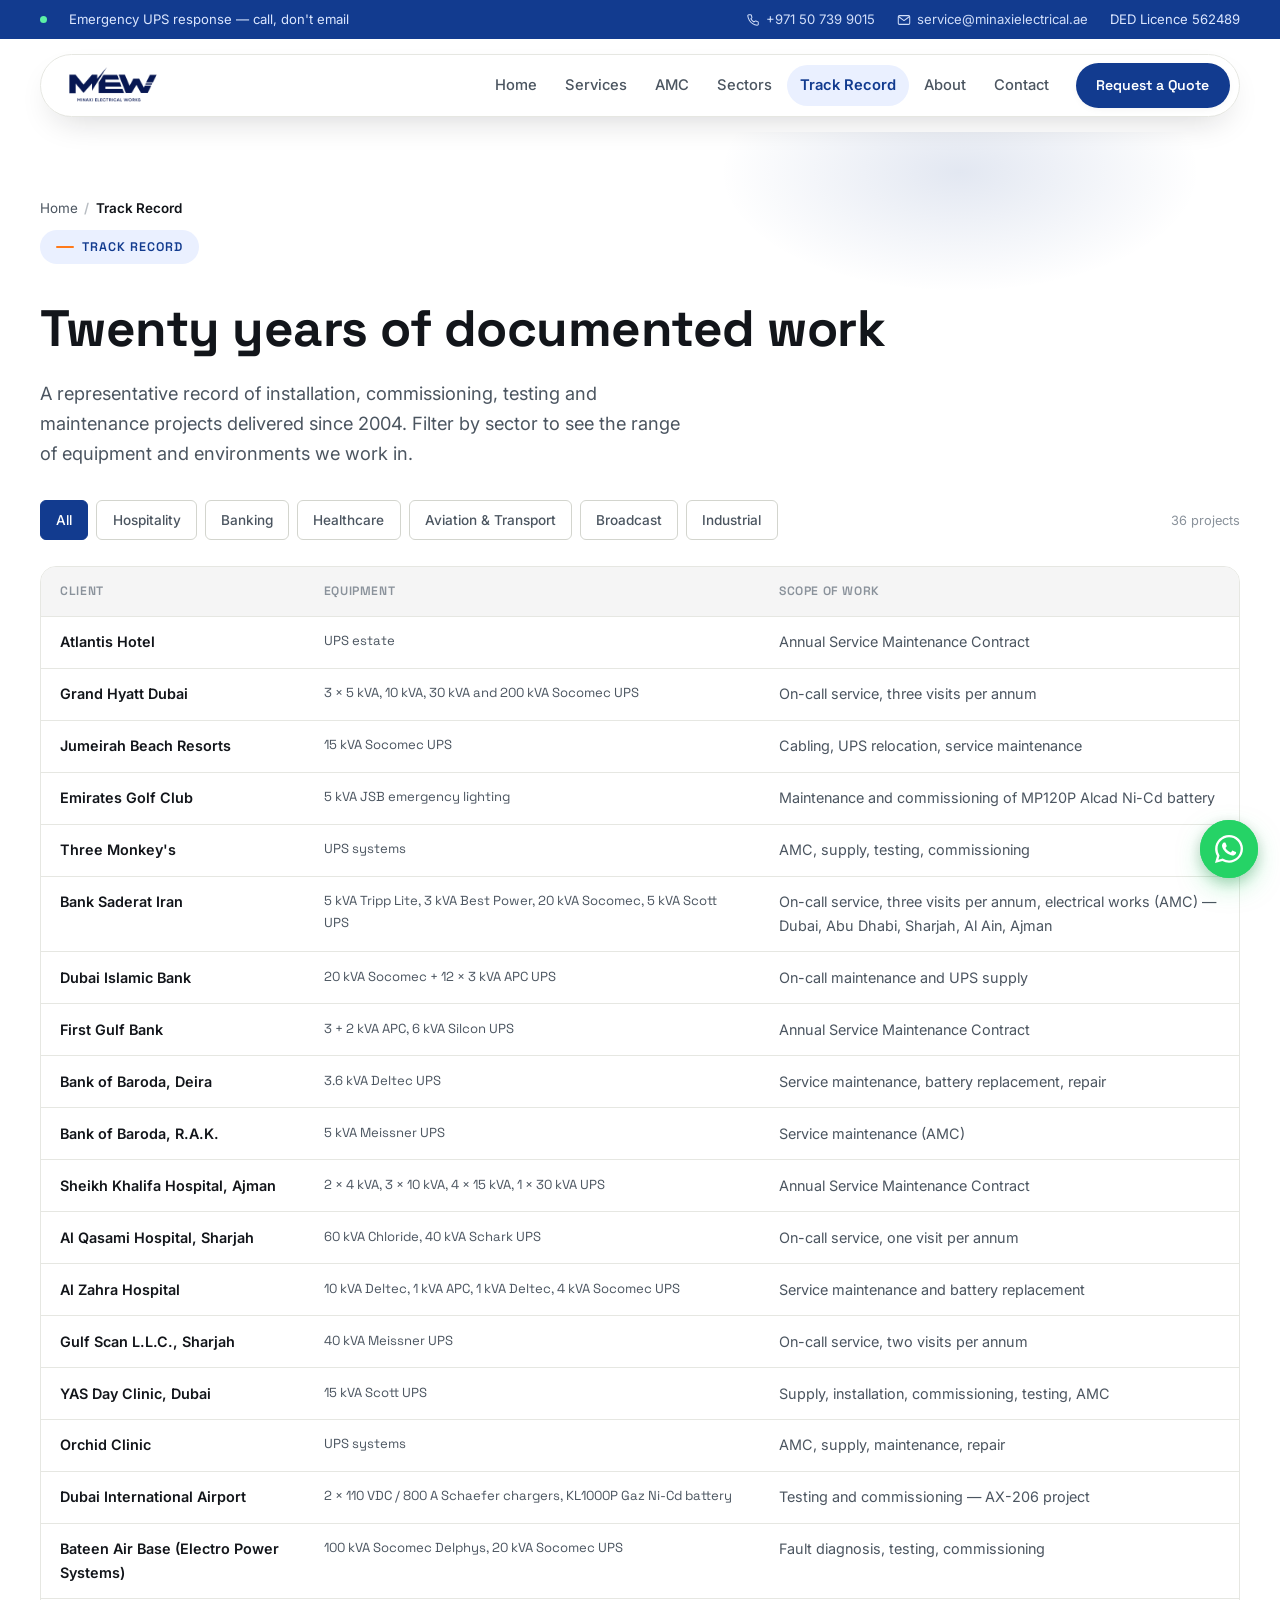
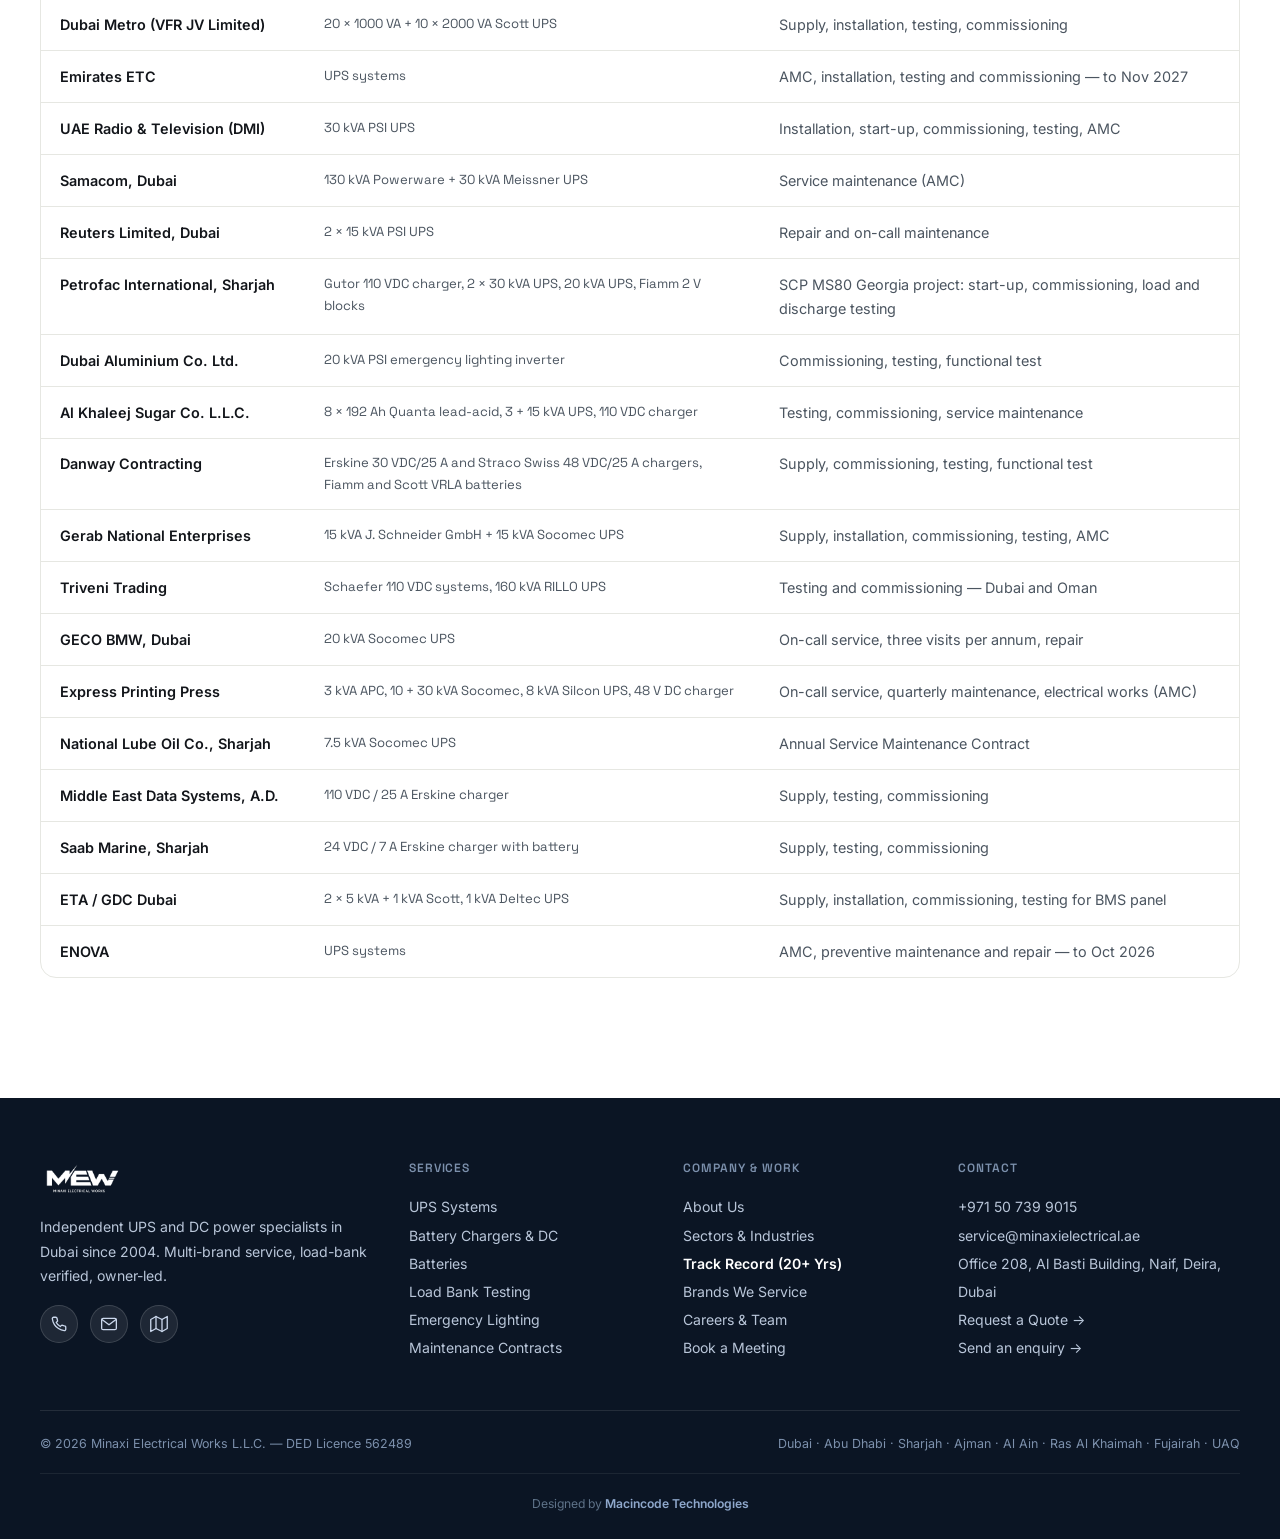
<file: projects.html>
<!doctype html>
<html lang="en">
<head>
<meta charset="UTF-8">
<meta name="viewport" content="width=device-width, initial-scale=1.0">
<title>Track Record &amp; Projects | Minaxi Electrical Works Dubai</title>
<meta name="description" content="Explore 20+ years of documented UPS, battery testing, load-bank, and DC engineering projects for leading hotels, banks, hospitals &amp; transport across UAE.">
<meta name="robots" content="index, follow, max-image-preview:large, max-snippet:-1, max-video-preview:-1">
<link rel="canonical" href="https://mcpeservices.com/projects.html">
<meta name="author" content="Minaxi Electrical Works L.L.C.">

<!-- Geo Meta Tags -->
<meta name="geo.region" content="AE-DU">
<meta name="geo.placename" content="Dubai, United Arab Emirates">
<meta name="geo.position" content="25.276987;55.309328">
<meta name="ICBM" content="25.276987, 55.309328">

<!-- Open Graph / Social Media -->
<meta property="og:locale" content="en_AE">
<meta property="og:type" content="website">
<meta property="og:title" content="Track Record &amp; Projects | Minaxi Electrical Works Dubai">
<meta property="og:description" content="20 years of critical power project history in Dubai &amp; the UAE. Documented track record across hospitality, banking, healthcare and aviation.">
<meta property="og:url" content="https://mcpeservices.com/projects.html">
<meta property="og:site_name" content="Minaxi Electrical Works L.L.C.">
<meta property="og:image" content="https://mcpeservices.com/assets/img/hero-datacenter.jpg">
<meta property="og:image:width" content="1200">
<meta property="og:image:height" content="630">
<meta property="og:image:alt" content="Minaxi Electrical Works Track Record Dubai">

<!-- Twitter Card -->
<meta name="twitter:card" content="summary_large_image">
<meta name="twitter:title" content="Track Record | Minaxi Electrical Works Dubai">
<meta name="twitter:description" content="Documented UPS and DC engineering track record across UAE since 2004.">
<meta name="twitter:image" content="https://mcpeservices.com/assets/img/hero-datacenter.jpg">

<!-- Google Search Console & Theme Colors -->
<meta name="google-site-verification" content="GSC_VERIFICATION_KEY_PLACEHOLDER">
<meta name="theme-color" content="#123B8F">
<link rel="icon" type="image/svg+xml" href="assets/favicon-minaxi.svg">
<link rel="apple-touch-icon" href="assets/logo.png">

<!-- Fonts & Performance Preconnect -->
<link rel="preconnect" href="https://fonts.googleapis.com">
<link rel="preconnect" href="https://fonts.gstatic.com" crossorigin>
<link href="https://fonts.googleapis.com/css2?family=Space+Grotesk:wght@500;600;700&family=Inter:wght@400;500;600;700&display=swap" rel="stylesheet">
<link rel="stylesheet" href="css/site.css">

<!-- Schema.org Structured Data -->
<script type="application/ld+json">
{
  "@context": "https://schema.org",
  "@graph": [
    {
      "@type": "BreadcrumbList",
      "itemListElement": [
        {
          "@type": "ListItem",
          "position": 1,
          "name": "Home",
          "item": "https://mcpeservices.com/"
        },
        {
          "@type": "ListItem",
          "position": 2,
          "name": "Track Record",
          "item": "https://mcpeservices.com/projects.html"
        }
      ]
    },
    {
      "@type": "CollectionPage",
      "name": "Minaxi Electrical Works Project Track Record & Client History",
      "url": "https://mcpeservices.com/projects.html",
      "description": "Representative record of 40+ documented installation, commissioning, testing and AMC projects delivered across the UAE since 2004."
    }
  ]
}
</script>
</head>
<body>

<a href="#main-content" class="skip-link">Skip to main content</a>

<div class="topbar">
  <div class="container">
    <div class="tb-l"><span class="pulse-dot" aria-hidden="true"></span>Emergency UPS response — call, don't email</div>
    <div class="tb-r">
      <a href="tel:+971507399015"><i class="icon" data-icon="phone" style="width:14px;height:14px"></i>+971 50 739 9015</a>
      <a href="mailto:service@minaxielectrical.ae"><i class="icon" data-icon="mail" style="width:14px;height:14px"></i>service@minaxielectrical.ae</a>
      <span>DED Licence 562489</span>
    </div>
  </div>
</div>

<header class="site">
  <div class="container">
    <a class="brand" href="index.html" aria-label="Minaxi Electrical Works Home">
      <picture>
        <img class="brand-logo" src="assets/logo.png?v=2" alt="Minaxi Electrical Works L.L.C." width="140" height="42">
      </picture>
    </a>
    <button class="menu-toggle" id="menuToggle" aria-expanded="false" aria-label="Toggle navigation menu"><i class="icon" data-icon="menu"></i></button>
    <nav class="main" id="mainNav" aria-label="Main Navigation">
      <a href="index.html">Home</a>
      <a href="services.html">Services</a>
      <a href="amc.html">AMC</a>
      <a href="sectors.html">Sectors</a>
      <a href="projects.html" aria-current="page">Track Record</a>
      <a href="about.html">About</a>
      <a href="contact.html">Contact</a>
      <a class="btn btn-primary btn-sm header-cta" href="quote.html">Request a Quote</a>
    </nav>
  </div>
</header>

<main id="main-content">

  <section class="page-hero">
    <div class="container">
      <nav class="breadcrumb-nav" aria-label="Breadcrumb">
        <ol>
          <li><a href="index.html">Home</a></li>
          <li aria-current="page">Track Record</li>
        </ol>
      </nav>
      <span class="eyebrow">Track record</span>
      <h1 class="h1" style="font-size:clamp(2rem,4.6vw,3.2rem);margin-top:1rem">Twenty years of documented work</h1>
      <p class="lede" style="margin-top:1.2rem">A representative record of installation, commissioning, testing and maintenance projects delivered since 2004. Filter by sector to see the range of equipment and environments we work in.</p>
    </div>
  </section>

  <section style="padding-top:1rem">
    <div class="container">
      <div class="filters" id="filters" role="group" aria-label="Filter projects by industry sector">
        <button data-f="all" aria-pressed="true">All</button>
        <button data-f="hospitality" aria-pressed="false">Hospitality</button>
        <button data-f="banking" aria-pressed="false">Banking</button>
        <button data-f="healthcare" aria-pressed="false">Healthcare</button>
        <button data-f="aviation" aria-pressed="false">Aviation &amp; Transport</button>
        <button data-f="broadcast" aria-pressed="false">Broadcast</button>
        <button data-f="industrial" aria-pressed="false">Industrial</button>
        <span class="count" id="rowCount"></span>
      </div>
      <div class="table-wrap reveal">
        <div class="table-scroll">
          <table>
            <thead><tr><th style="width:22%">Client</th><th style="width:38%">Equipment</th><th style="width:40%">Scope of work</th></tr></thead>
            <tbody id="projRows">
              <tr data-s="hospitality"><td>Atlantis Hotel</td><td class="spec">UPS estate</td><td>Annual Service Maintenance Contract</td></tr>
              <tr data-s="hospitality"><td>Grand Hyatt Dubai</td><td class="spec">3 × 5 kVA, 10 kVA, 30 kVA and 200 kVA Socomec UPS</td><td>On-call service, three visits per annum</td></tr>
              <tr data-s="hospitality"><td>Jumeirah Beach Resorts</td><td class="spec">15 kVA Socomec UPS</td><td>Cabling, UPS relocation, service maintenance</td></tr>
              <tr data-s="hospitality"><td>Emirates Golf Club</td><td class="spec">5 kVA JSB emergency lighting</td><td>Maintenance and commissioning of MP120P Alcad Ni-Cd battery</td></tr>
              <tr data-s="hospitality"><td>Three Monkey's</td><td class="spec">UPS systems</td><td>AMC, supply, testing, commissioning</td></tr>
              <tr data-s="banking"><td>Bank Saderat Iran</td><td class="spec">5 kVA Tripp Lite, 3 kVA Best Power, 20 kVA Socomec, 5 kVA Scott UPS</td><td>On-call service, three visits per annum, electrical works (AMC) — Dubai, Abu Dhabi, Sharjah, Al Ain, Ajman</td></tr>
              <tr data-s="banking"><td>Dubai Islamic Bank</td><td class="spec">20 kVA Socomec + 12 × 3 kVA APC UPS</td><td>On-call maintenance and UPS supply</td></tr>
              <tr data-s="banking"><td>First Gulf Bank</td><td class="spec">3 + 2 kVA APC, 6 kVA Silcon UPS</td><td>Annual Service Maintenance Contract</td></tr>
              <tr data-s="banking"><td>Bank of Baroda, Deira</td><td class="spec">3.6 kVA Deltec UPS</td><td>Service maintenance, battery replacement, repair</td></tr>
              <tr data-s="banking"><td>Bank of Baroda, R.A.K.</td><td class="spec">5 kVA Meissner UPS</td><td>Service maintenance (AMC)</td></tr>
              <tr data-s="healthcare"><td>Sheikh Khalifa Hospital, Ajman</td><td class="spec">2 × 4 kVA, 3 × 10 kVA, 4 × 15 kVA, 1 × 30 kVA UPS</td><td>Annual Service Maintenance Contract</td></tr>
              <tr data-s="healthcare"><td>Al Qasami Hospital, Sharjah</td><td class="spec">60 kVA Chloride, 40 kVA Schark UPS</td><td>On-call service, one visit per annum</td></tr>
              <tr data-s="healthcare"><td>Al Zahra Hospital</td><td class="spec">10 kVA Deltec, 1 kVA APC, 1 kVA Deltec, 4 kVA Socomec UPS</td><td>Service maintenance and battery replacement</td></tr>
              <tr data-s="healthcare"><td>Gulf Scan L.L.C., Sharjah</td><td class="spec">40 kVA Meissner UPS</td><td>On-call service, two visits per annum</td></tr>
              <tr data-s="healthcare"><td>YAS Day Clinic, Dubai</td><td class="spec">15 kVA Scott UPS</td><td>Supply, installation, commissioning, testing, AMC</td></tr>
              <tr data-s="healthcare"><td>Orchid Clinic</td><td class="spec">UPS systems</td><td>AMC, supply, maintenance, repair</td></tr>
              <tr data-s="aviation"><td>Dubai International Airport</td><td class="spec">2 × 110 VDC / 800 A Schaefer chargers, KL1000P Gaz Ni-Cd battery</td><td>Testing and commissioning — AX-206 project</td></tr>
              <tr data-s="aviation"><td>Bateen Air Base (Electro Power Systems)</td><td class="spec">100 kVA Socomec Delphys, 20 kVA Socomec UPS</td><td>Fault diagnosis, testing, commissioning</td></tr>
              <tr data-s="aviation"><td>Dubai Metro (VFR JV Limited)</td><td class="spec">20 × 1000 VA + 10 × 2000 VA Scott UPS</td><td>Supply, installation, testing, commissioning</td></tr>
              <tr data-s="aviation"><td>Emirates ETC</td><td class="spec">UPS systems</td><td>AMC, installation, testing and commissioning — to Nov 2027</td></tr>
              <tr data-s="broadcast"><td>UAE Radio &amp; Television (DMI)</td><td class="spec">30 kVA PSI UPS</td><td>Installation, start-up, commissioning, testing, AMC</td></tr>
              <tr data-s="broadcast"><td>Samacom, Dubai</td><td class="spec">130 kVA Powerware + 30 kVA Meissner UPS</td><td>Service maintenance (AMC)</td></tr>
              <tr data-s="broadcast"><td>Reuters Limited, Dubai</td><td class="spec">2 × 15 kVA PSI UPS</td><td>Repair and on-call maintenance</td></tr>
              <tr data-s="industrial"><td>Petrofac International, Sharjah</td><td class="spec">Gutor 110 VDC charger, 2 × 30 kVA UPS, 20 kVA UPS, Fiamm 2 V blocks</td><td>SCP MS80 Georgia project: start-up, commissioning, load and discharge testing</td></tr>
              <tr data-s="industrial"><td>Dubai Aluminium Co. Ltd.</td><td class="spec">20 kVA PSI emergency lighting inverter</td><td>Commissioning, testing, functional test</td></tr>
              <tr data-s="industrial"><td>Al Khaleej Sugar Co. L.L.C.</td><td class="spec">8 × 192 Ah Quanta lead-acid, 3 + 15 kVA UPS, 110 VDC charger</td><td>Testing, commissioning, service maintenance</td></tr>
              <tr data-s="industrial"><td>Danway Contracting</td><td class="spec">Erskine 30 VDC/25 A and Straco Swiss 48 VDC/25 A chargers, Fiamm and Scott VRLA batteries</td><td>Supply, commissioning, testing, functional test</td></tr>
              <tr data-s="industrial"><td>Gerab National Enterprises</td><td class="spec">15 kVA J. Schneider GmbH + 15 kVA Socomec UPS</td><td>Supply, installation, commissioning, testing, AMC</td></tr>
              <tr data-s="industrial"><td>Triveni Trading</td><td class="spec">Schaefer 110 VDC systems, 160 kVA RILLO UPS</td><td>Testing and commissioning — Dubai and Oman</td></tr>
              <tr data-s="industrial"><td>GECO BMW, Dubai</td><td class="spec">20 kVA Socomec UPS</td><td>On-call service, three visits per annum, repair</td></tr>
              <tr data-s="industrial"><td>Express Printing Press</td><td class="spec">3 kVA APC, 10 + 30 kVA Socomec, 8 kVA Silcon UPS, 48 V DC charger</td><td>On-call service, quarterly maintenance, electrical works (AMC)</td></tr>
              <tr data-s="industrial"><td>National Lube Oil Co., Sharjah</td><td class="spec">7.5 kVA Socomec UPS</td><td>Annual Service Maintenance Contract</td></tr>
              <tr data-s="industrial"><td>Middle East Data Systems, A.D.</td><td class="spec">110 VDC / 25 A Erskine charger</td><td>Supply, testing, commissioning</td></tr>
              <tr data-s="industrial"><td>Saab Marine, Sharjah</td><td class="spec">24 VDC / 7 A Erskine charger with battery</td><td>Supply, testing, commissioning</td></tr>
              <tr data-s="industrial"><td>ETA / GDC Dubai</td><td class="spec">2 × 5 kVA + 1 kVA Scott, 1 kVA Deltec UPS</td><td>Supply, installation, commissioning, testing for BMS panel</td></tr>
              <tr data-s="industrial"><td>ENOVA</td><td class="spec">UPS systems</td><td>AMC, preventive maintenance and repair — to Oct 2026</td></tr>
            </tbody>
          </table>
        </div>
      </div>
    </div>
  </section>

</main>

<footer class="site">
  <div class="container">
    <div class="fgrid">
      <div>
        <div class="foot-brand">
          <img class="foot-logo" src="assets/logo-white.png?v=2" alt="Minaxi Electrical Works L.L.C." width="140" height="42">
        </div>
        <p>Independent UPS and DC power specialists in Dubai since 2004. Multi-brand service, load-bank verified, owner-led.</p>
        <div class="social-list">
          <a class="social-link" href="https://wa.me/971507399015" target="_blank" rel="noopener noreferrer" aria-label="WhatsApp"><i class="icon" data-icon="phone"></i></a>
          <a class="social-link" href="mailto:service@minaxielectrical.ae" aria-label="Email Us"><i class="icon" data-icon="mail"></i></a>
          <a class="social-link" href="https://maps.google.com/?q=Al+Basti+Building+Naif+Deira+Dubai" target="_blank" rel="noopener noreferrer" aria-label="Google Maps Location"><i class="icon" data-icon="map"></i></a>
        </div>
      </div>
      <div>
        <h4>Services</h4>
        <ul>
          <li><a href="services.html#ups">UPS Systems</a></li>
          <li><a href="services.html#dc">Battery Chargers &amp; DC</a></li>
          <li><a href="services.html#batteries">Batteries</a></li>
          <li><a href="services.html#loadbank">Load Bank Testing</a></li>
          <li><a href="services.html#lighting">Emergency Lighting</a></li>
          <li><a href="amc.html">Maintenance Contracts</a></li>
        </ul>
      </div>
      <div>
        <h4>Company &amp; Work</h4>
        <ul>
          <li><a href="about.html">About Us</a></li>
          <li><a href="sectors.html">Sectors &amp; Industries</a></li>
          <li><a href="projects.html" style="color:#fff;font-weight:600">Track Record (20+ Yrs)</a></li>
          <li><a href="brands.html">Brands We Service</a></li>
          <li><a href="careers.html">Careers &amp; Team</a></li>
          <li><a href="book-a-meeting.html">Book a Meeting</a></li>
        </ul>
      </div>
      <div>
        <h4>Contact</h4>
        <ul>
          <li><a href="tel:+971507399015">+971 50 739 9015</a></li>
          <li><a href="mailto:service@minaxielectrical.ae">service@minaxielectrical.ae</a></li>
          <li>Office 208, Al Basti Building, Naif, Deira, Dubai</li>
          <li><a href="quote.html">Request a Quote →</a></li>
          <li><a href="contact.html">Send an enquiry →</a></li>
        </ul>
      </div>
    </div>
    <div class="fbottom">
      <span>© <span id="year"></span> Minaxi Electrical Works L.L.C. — DED Licence 562489</span>
      <span>Dubai · Abu Dhabi · Sharjah · Ajman · Al Ain · Ras Al Khaimah · Fujairah · UAQ</span>
    </div>
    <div class="fcredit">Designed by <a href="https://macincode.com" target="_blank" rel="noopener">Macincode Technologies</a></div>
  </div>
</footer>

<a class="whatsapp-fab" href="https://wa.me/971507399015?text=Hi%20Minaxi%2C%20I%27d%20like%20to%20ask%20about%20a%20UPS%2FDC%20system." target="_blank" rel="noopener noreferrer" aria-label="Chat with us on WhatsApp">
  <span class="wa-ring" aria-hidden="true"></span>
  <svg viewBox="0 0 24 24" fill="#fff" aria-hidden="true"><path d="M17.472 14.382c-.297-.149-1.758-.867-2.03-.967-.273-.099-.471-.148-.67.15-.197.297-.767.966-.94 1.164-.173.199-.347.223-.644.075-.297-.15-1.255-.463-2.39-1.475-.883-.788-1.48-1.761-1.653-2.059-.173-.297-.018-.458.13-.606.134-.133.298-.347.446-.52.149-.174.198-.298.298-.497.099-.198.05-.371-.025-.52-.075-.149-.669-1.612-.916-2.207-.242-.579-.487-.5-.669-.51-.173-.008-.371-.01-.57-.01-.198 0-.52.074-.792.372-.272.297-1.04 1.016-1.04 2.479 0 1.462 1.065 2.875 1.213 3.074.149.198 2.096 3.2 5.077 4.487.709.306 1.262.489 1.694.625.712.227 1.36.195 1.871.118.571-.085 1.758-.719 2.006-1.413.248-.694.248-1.289.173-1.413-.074-.124-.272-.198-.57-.347m-5.421 7.403h-.004a9.87 9.87 0 0 1-5.031-1.378l-.361-.214-3.741.982.998-3.648-.235-.374a9.86 9.86 0 0 1-1.51-5.26c.001-5.45 4.436-9.884 9.888-9.884 2.64 0 5.122 1.03 6.988 2.898a9.825 9.825 0 0 1 2.893 6.994c-.003 5.45-4.437 9.884-9.885 9.884M20.52 3.449C18.24 1.245 15.24 0 12.045 0 5.463 0 .104 5.36.101 11.943c0 2.105.549 4.16 1.595 5.985L0 24l6.335-1.652a11.882 11.882 0 0 0 5.71 1.447h.005c6.585 0 11.946-5.363 11.949-11.945a11.86 11.86 0 0 0-3.48-8.401"/></svg>
</a>

<script src="js/icon-set.js" defer></script>
<script src="js/site.js" defer></script>
</body>
</html>
</file>
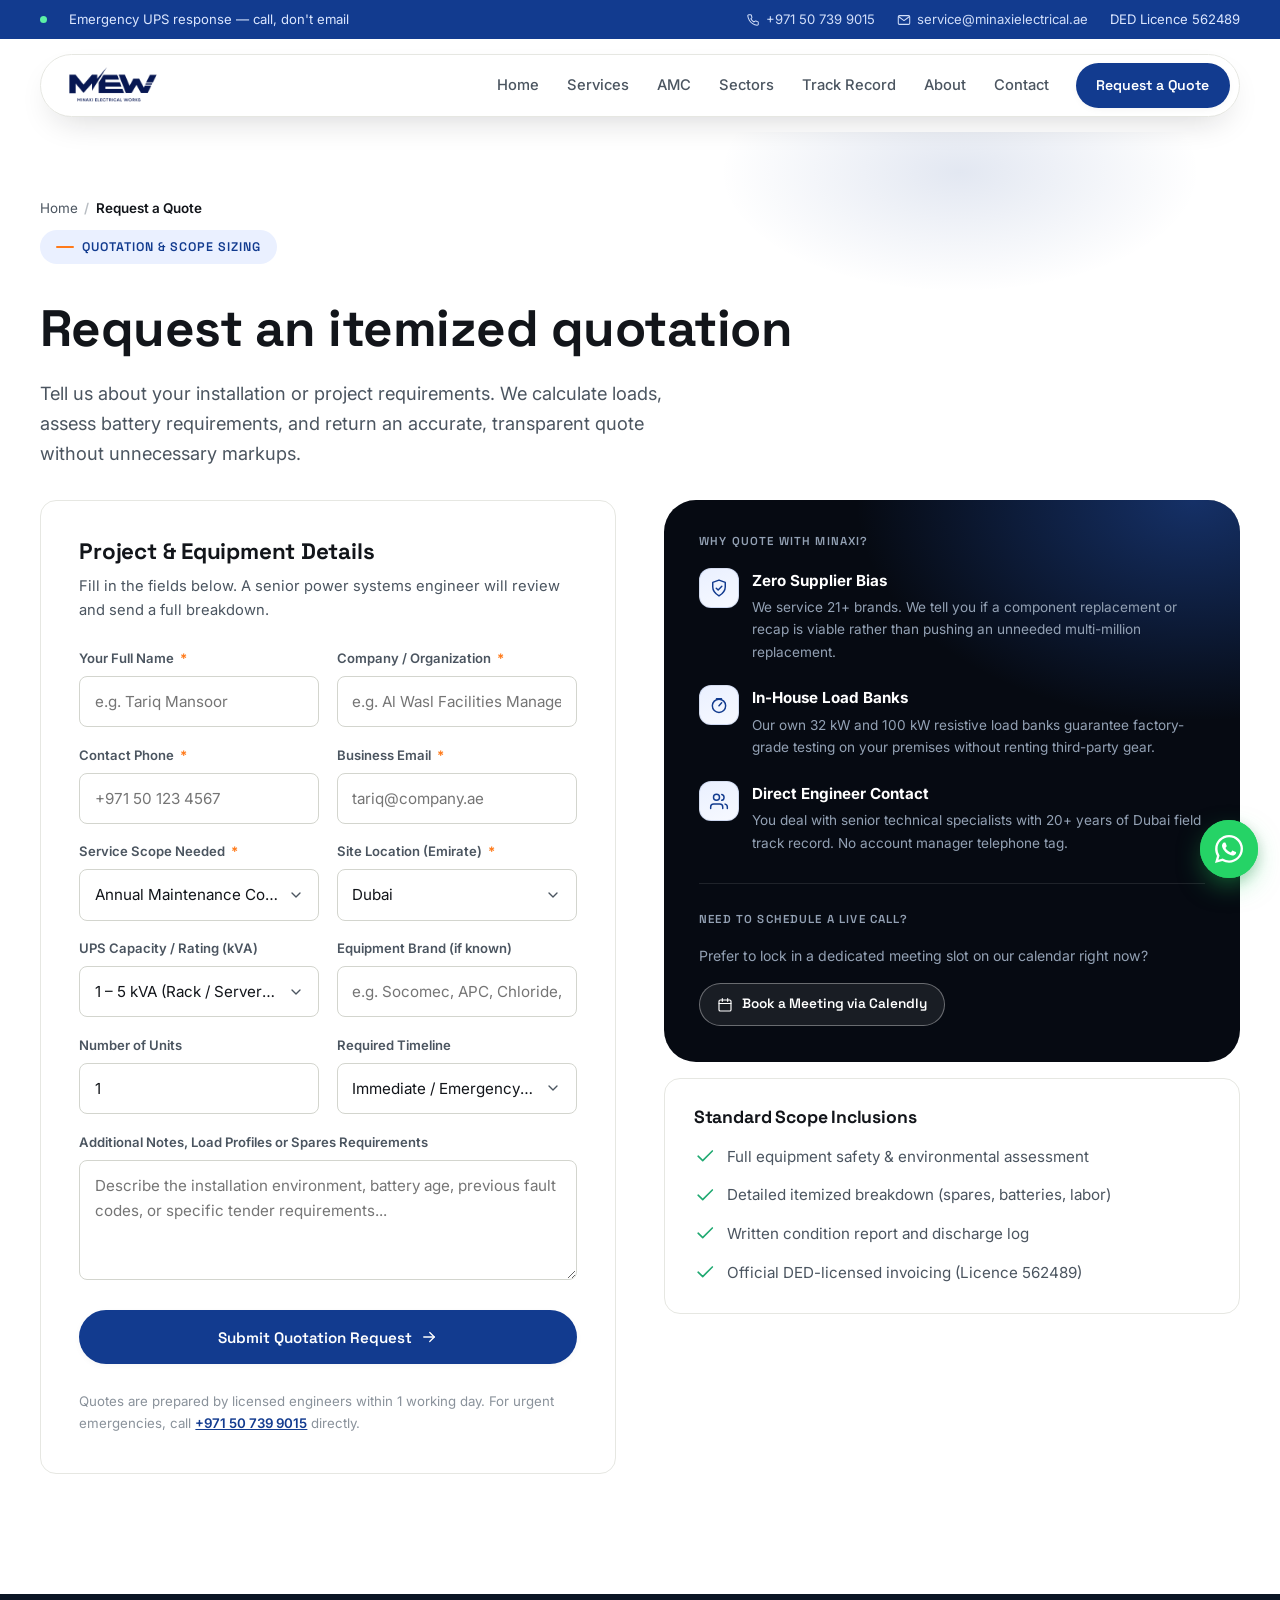
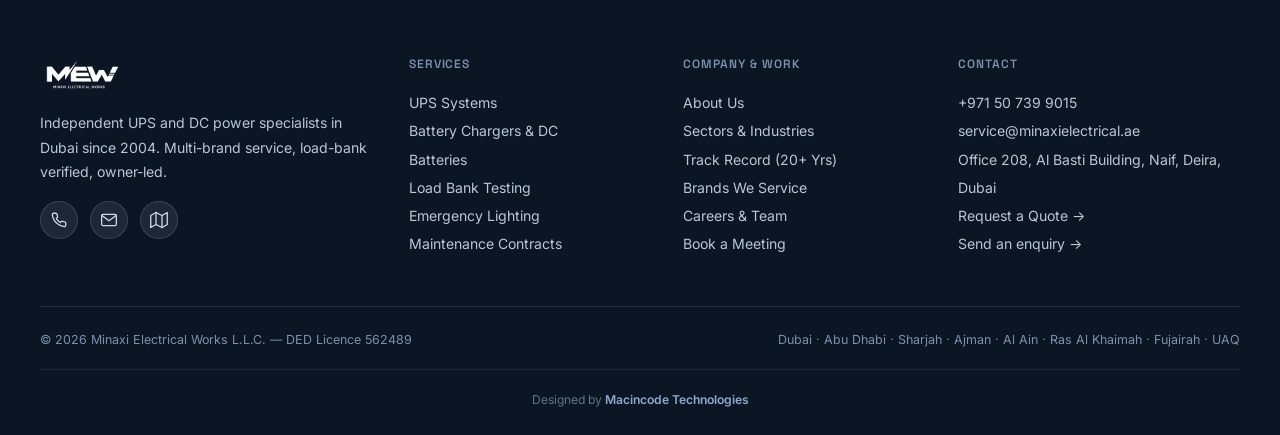
<file: quote.html>
<!doctype html>
<html lang="en">
<head>
<meta charset="UTF-8">
<meta name="viewport" content="width=device-width, initial-scale=1.0">
<title>Request a Quote | Minaxi Electrical Works — UPS &amp; Critical Power UAE</title>
<meta name="description" content="Get an itemized quotation for UPS supply, preventive AMC, battery replacement, or load bank testing in Dubai &amp; UAE. Quick turnaround from senior engineers.">
<meta name="robots" content="index, follow, max-image-preview:large, max-snippet:-1, max-video-preview:-1">
<link rel="canonical" href="https://mcpeservices.com/quote.html">
<meta name="author" content="Minaxi Electrical Works L.L.C.">

<!-- Geo Meta Tags -->
<meta name="geo.region" content="AE-DU">
<meta name="geo.placename" content="Dubai, United Arab Emirates">
<meta name="geo.position" content="25.276987;55.309328">
<meta name="ICBM" content="25.276987, 55.309328">

<!-- Open Graph / Social -->
<meta property="og:locale" content="en_AE">
<meta property="og:type" content="website">
<meta property="og:title" content="Request a Quote | Minaxi Electrical Works Dubai">
<meta property="og:description" content="Itemized pricing for UPS supply, AMC contracts, battery banks and load bank testing across the UAE. Fast turnaround from licensed specialists.">
<meta property="og:url" content="https://mcpeservices.com/quote.html">
<meta property="og:site_name" content="Minaxi Electrical Works L.L.C.">
<meta property="og:image" content="https://mcpeservices.com/assets/img/hero-datacenter.jpg">
<meta property="og:image:width" content="1200">
<meta property="og:image:height" content="630">
<meta property="og:image:alt" content="Minaxi Electrical Works Critical Power Engineers">

<!-- Twitter Card -->
<meta name="twitter:card" content="summary_large_image">
<meta name="twitter:title" content="Request a Quote | Minaxi Electrical Works">
<meta name="twitter:description" content="Itemized quotes for UPS maintenance, batteries and emergency DC systems across the UAE.">
<meta name="twitter:image" content="https://mcpeservices.com/assets/img/hero-datacenter.jpg">

<!-- Google Search Console & Theme -->
<meta name="google-site-verification" content="GSC_VERIFICATION_KEY_PLACEHOLDER">
<meta name="theme-color" content="#123B8F">
<link rel="icon" type="image/svg+xml" href="assets/favicon-minaxi.svg">
<link rel="apple-touch-icon" href="assets/logo.png">

<!-- Fonts & Performance Preconnect -->
<link rel="preconnect" href="https://fonts.googleapis.com">
<link rel="preconnect" href="https://fonts.gstatic.com" crossorigin>
<link href="https://fonts.googleapis.com/css2?family=Space+Grotesk:wght@500;600;700&family=Inter:wght@400;500;600;700&display=swap" rel="stylesheet">
<link rel="stylesheet" href="css/site.css">

<!-- Schema.org Structured Data -->
<script type="application/ld+json">
{
  "@context": "https://schema.org",
  "@graph": [
    {
      "@type": "BreadcrumbList",
      "itemListElement": [
        {
          "@type": "ListItem",
          "position": 1,
          "name": "Home",
          "item": "https://mcpeservices.com/"
        },
        {
          "@type": "ListItem",
          "position": 2,
          "name": "Request a Quote",
          "item": "https://mcpeservices.com/quote.html"
        }
      ]
    },
    {
      "@type": "Service",
      "name": "Critical Power & UPS Quotation Service",
      "provider": {
        "@type": "Electrician",
        "name": "Minaxi Electrical Works L.L.C.",
        "telephone": "+971-50-739-9015",
        "email": "service@minaxielectrical.ae",
        "url": "https://mcpeservices.com/",
        "address": {
          "@type": "PostalAddress",
          "streetAddress": "Office 208, Al Basti Building No. 07, Al Nakheel Street, Naif, Deira",
          "addressLocality": "Dubai",
          "addressCountry": "AE"
        }
      },
      "areaServed": ["Dubai", "Abu Dhabi", "Sharjah", "Ajman", "Al Ain", "Ras Al Khaimah", "Fujairah", "Umm Al Quwain"],
      "description": "Custom quotation for UPS installation, multi-brand preventive AMC, battery replacement, DC power systems, and resistive load bank testing."
    }
  ]
}
</script>
</head>
<body>

<a href="#main-content" class="skip-link">Skip to main content</a>

<div class="topbar">
  <div class="container">
    <div class="tb-l"><span class="pulse-dot" aria-hidden="true"></span>Emergency UPS response — call, don't email</div>
    <div class="tb-r">
      <a href="tel:+971507399015"><i class="icon" data-icon="phone" style="width:14px;height:14px"></i>+971 50 739 9015</a>
      <a href="mailto:service@minaxielectrical.ae"><i class="icon" data-icon="mail" style="width:14px;height:14px"></i>service@minaxielectrical.ae</a>
      <span>DED Licence 562489</span>
    </div>
  </div>
</div>

<header class="site">
  <div class="container">
    <a class="brand" href="index.html" aria-label="Minaxi Electrical Works Home">
      <picture>
        <img class="brand-logo" src="assets/logo.png?v=2" alt="Minaxi Electrical Works L.L.C." width="140" height="42">
      </picture>
    </a>
    <button class="menu-toggle" id="menuToggle" aria-expanded="false" aria-label="Toggle navigation menu"><i class="icon" data-icon="menu"></i></button>
    <nav class="main" id="mainNav" aria-label="Main Navigation">
      <a href="index.html">Home</a>
      <a href="services.html">Services</a>
      <a href="amc.html">AMC</a>
      <a href="sectors.html">Sectors</a>
      <a href="projects.html">Track Record</a>
      <a href="about.html">About</a>
      <a href="contact.html">Contact</a>
      <a href="quote.html" aria-current="page" class="btn btn-primary btn-sm header-cta">Request a Quote</a>
    </nav>
  </div>
</header>

<main id="main-content">

  <section class="page-hero">
    <div class="container">
      <nav class="breadcrumb-nav" aria-label="Breadcrumb">
        <ol>
          <li><a href="index.html">Home</a></li>
          <li aria-current="page">Request a Quote</li>
        </ol>
      </nav>
      <span class="eyebrow">Quotation &amp; Scope Sizing</span>
      <h1 class="h1" style="font-size:clamp(2rem,4.6vw,3.2rem);margin-top:1rem">Request an itemized quotation</h1>
      <p class="lede" style="margin-top:1.2rem">Tell us about your installation or project requirements. We calculate loads, assess battery requirements, and return an accurate, transparent quote without unnecessary markups.</p>
    </div>
  </section>

  <section style="padding-top:1rem">
    <div class="container">
      <div class="grid grid-2" style="gap:3rem;align-items:start">

        <div class="card reveal" style="padding:2.4rem">
          <h2 class="h3" style="margin-bottom:.5rem;font-size:1.4rem">Project &amp; Equipment Details</h2>
          <p class="muted" style="margin-bottom:1.6rem;font-size:.92rem">Fill in the fields below. A senior power systems engineer will review and send a full breakdown.</p>
          
          <form class="enquiry" id="quoteForm" novalidate>
            <div class="row2">
              <div class="field">
                <label for="q-name">Your Full Name <span class="req" aria-hidden="true">*</span></label>
                <input id="q-name" name="name" required placeholder="e.g. Tariq Mansoor">
              </div>
              <div class="field">
                <label for="q-company">Company / Organization <span class="req" aria-hidden="true">*</span></label>
                <input id="q-company" name="company" required placeholder="e.g. Al Wasl Facilities Management">
              </div>
            </div>

            <div class="row2">
              <div class="field">
                <label for="q-phone">Contact Phone <span class="req" aria-hidden="true">*</span></label>
                <input id="q-phone" name="phone" type="tel" required placeholder="+971 50 123 4567">
              </div>
              <div class="field">
                <label for="q-email">Business Email <span class="req" aria-hidden="true">*</span></label>
                <input id="q-email" name="email" type="email" required placeholder="tariq@company.ae">
              </div>
            </div>

            <div class="row2">
              <div class="field">
                <label for="q-service">Service Scope Needed <span class="req" aria-hidden="true">*</span></label>
                <select id="q-service" name="service_type" required>
                  <option value="Annual Maintenance Contract (AMC)">Annual Maintenance Contract (AMC)</option>
                  <option value="New UPS Supply &amp; Installation">New UPS Supply &amp; Installation</option>
                  <option value="Battery Bank Testing &amp; Replacement">Battery Bank Testing &amp; Replacement</option>
                  <option value="Load Bank Testing (32kW / 100kW)">Load Bank Testing (32kW / 100kW)</option>
                  <option value="Battery Charger / DC System Service">Battery Charger / DC System Service</option>
                  <option value="Emergency Lighting / Central Battery">Emergency Lighting / Central Battery</option>
                  <option value="UPS Rental or Emergency Swap">UPS Rental or Emergency Swap</option>
                  <option value="Comprehensive Site Survey">Comprehensive Site Survey</option>
                </select>
              </div>
              <div class="field">
                <label for="q-emirate">Site Location (Emirate) <span class="req" aria-hidden="true">*</span></label>
                <select id="q-emirate" name="emirate" required>
                  <option value="Dubai">Dubai</option>
                  <option value="Abu Dhabi">Abu Dhabi</option>
                  <option value="Sharjah">Sharjah</option>
                  <option value="Ajman">Ajman</option>
                  <option value="Al Ain">Al Ain</option>
                  <option value="Ras Al Khaimah">Ras Al Khaimah</option>
                  <option value="Fujairah">Fujairah</option>
                  <option value="Umm Al Quwain">Umm Al Quwain</option>
                  <option value="Outside UAE">Outside UAE / Regional</option>
                </select>
              </div>
            </div>

            <div class="row2">
              <div class="field">
                <label for="q-capacity">UPS Capacity / Rating (kVA)</label>
                <select id="q-capacity" name="kva_capacity">
                  <option value="1 - 5 kVA">1 – 5 kVA (Rack / Server / Branch)</option>
                  <option value="6 - 20 kVA">6 – 20 kVA (Floor / Office / Clinic)</option>
                  <option value="30 - 60 kVA">30 – 60 kVA (Mid-range Facility / Lab)</option>
                  <option value="80 - 120 kVA">80 – 120 kVA (Hospital / Industrial)</option>
                  <option value="160 - 200 kVA">160 – 200 kVA (Resort / Critical Bus)</option>
                  <option value="DC System / Rectifier">DC System / Rectifier (24V/48V/110V/220V)</option>
                  <option value="Multiple Units / Not Sure">Multiple Units / Need Assessment</option>
                </select>
              </div>
              <div class="field">
                <label for="q-brand">Equipment Brand (if known)</label>
                <input id="q-brand" name="brand" placeholder="e.g. Socomec, APC, Chloride, Liebert, EAST">
              </div>
            </div>

            <div class="row2">
              <div class="field">
                <label for="q-qty">Number of Units</label>
                <input id="q-qty" name="quantity" type="number" min="1" max="100" value="1">
              </div>
              <div class="field">
                <label for="q-timeline">Required Timeline</label>
                <select id="q-timeline" name="timeline">
                  <option value="Immediate / Emergency">Immediate / Emergency (within 24h)</option>
                  <option value="Within 1 Week">Within 1 Week</option>
                  <option value="Within 1 Month">Within 1 Month</option>
                  <option value="Planning / Budgeting">Planning / Annual Budgeting</option>
                </select>
              </div>
            </div>

            <div class="field">
              <label for="q-details">Additional Notes, Load Profiles or Spares Requirements</label>
              <textarea id="q-details" name="details" placeholder="Describe the installation environment, battery age, previous fault codes, or specific tender requirements..."></textarea>
            </div>

            <div style="margin-top:.8rem">
              <button class="btn btn-primary btn-block" type="submit">Submit Quotation Request <i class="icon icon-r" data-icon="arrow-right" style="width:18px;height:18px"></i></button>
            </div>
            <p class="formnote">Quotes are prepared by licensed engineers within 1 working day. For urgent emergencies, call <a href="tel:+971507399015" style="color:var(--brand);font-weight:600">+971 50 739 9015</a> directly.</p>
          </form>
        </div>

        <div class="stack reveal">
          <div class="contact-panel" style="padding:2.2rem">
            <h4>Why quote with Minaxi?</h4>
            <div class="stack" style="gap:1.4rem;margin-top:1.2rem">
              <div class="cluster" style="align-items:flex-start;gap:.8rem">
                <div class="icon-badge" style="width:40px;height:40px;border-radius:12px"><i class="icon" data-icon="shield-check" style="width:20px;height:20px"></i></div>
                <div style="flex:1">
                  <strong style="display:block;font-size:.95rem;color:#fff">Zero Supplier Bias</strong>
                  <p class="muted" style="font-size:.85rem;color:var(--dark-ink-2);margin-top:.2rem">We service 21+ brands. We tell you if a component replacement or recap is viable rather than pushing an unneeded multi-million replacement.</p>
                </div>
              </div>

              <div class="cluster" style="align-items:flex-start;gap:.8rem">
                <div class="icon-badge" style="width:40px;height:40px;border-radius:12px"><i class="icon" data-icon="gauge" style="width:20px;height:20px"></i></div>
                <div style="flex:1">
                  <strong style="display:block;font-size:.95rem;color:#fff">In-House Load Banks</strong>
                  <p class="muted" style="font-size:.85rem;color:var(--dark-ink-2);margin-top:.2rem">Our own 32 kW and 100 kW resistive load banks guarantee factory-grade testing on your premises without renting third-party gear.</p>
                </div>
              </div>

              <div class="cluster" style="align-items:flex-start;gap:.8rem">
                <div class="icon-badge" style="width:40px;height:40px;border-radius:12px"><i class="icon" data-icon="users" style="width:20px;height:20px"></i></div>
                <div style="flex:1">
                  <strong style="display:block;font-size:.95rem;color:#fff">Direct Engineer Contact</strong>
                  <p class="muted" style="font-size:.85rem;color:var(--dark-ink-2);margin-top:.2rem">You deal with senior technical specialists with 20+ years of Dubai field track record. No account manager telephone tag.</p>
                </div>
              </div>
            </div>

            <div class="divider"></div>

            <h4>Need to schedule a live call?</h4>
            <p class="muted" style="font-size:.88rem;color:var(--dark-ink-2)">Prefer to lock in a dedicated meeting slot on our calendar right now?</p>
            <div style="margin-top:1rem">
              <a class="btn btn-ghost-invert btn-sm" href="book-a-meeting.html"><i class="icon" data-icon="calendar" style="width:16px;height:16px"></i>Book a Meeting via Calendly</a>
            </div>
          </div>

          <div class="card" style="padding:1.8rem">
            <h3 class="h3" style="font-size:1.1rem">Standard Scope Inclusions</h3>
            <ul class="feature-list" style="margin-top:1rem">
              <li><i class="icon" data-icon="check"></i>Full equipment safety &amp; environmental assessment</li>
              <li><i class="icon" data-icon="check"></i>Detailed itemized breakdown (spares, batteries, labor)</li>
              <li><i class="icon" data-icon="check"></i>Written condition report and discharge log</li>
              <li><i class="icon" data-icon="check"></i>Official DED-licensed invoicing (Licence 562489)</li>
            </ul>
          </div>
        </div>

      </div>
    </div>
  </section>

</main>

<footer class="site">
  <div class="container">
    <div class="fgrid">
      <div>
        <div class="foot-brand">
          <img class="foot-logo" src="assets/logo-white.png?v=2" alt="Minaxi Electrical Works L.L.C." width="140" height="42">
        </div>
        <p>Independent UPS and DC power specialists in Dubai since 2004. Multi-brand service, load-bank verified, owner-led.</p>
        <div class="social-list">
          <a class="social-link" href="https://wa.me/971507399015" target="_blank" rel="noopener noreferrer" aria-label="WhatsApp"><i class="icon" data-icon="phone"></i></a>
          <a class="social-link" href="mailto:service@minaxielectrical.ae" aria-label="Email Us"><i class="icon" data-icon="mail"></i></a>
          <a class="social-link" href="https://maps.google.com/?q=Al+Basti+Building+Naif+Deira+Dubai" target="_blank" rel="noopener noreferrer" aria-label="Google Maps Location"><i class="icon" data-icon="map"></i></a>
        </div>
      </div>
      <div>
        <h4>Services</h4>
        <ul>
          <li><a href="services.html#ups">UPS Systems</a></li>
          <li><a href="services.html#dc">Battery Chargers &amp; DC</a></li>
          <li><a href="services.html#batteries">Batteries</a></li>
          <li><a href="services.html#loadbank">Load Bank Testing</a></li>
          <li><a href="services.html#lighting">Emergency Lighting</a></li>
          <li><a href="amc.html">Maintenance Contracts</a></li>
        </ul>
      </div>
      <div>
        <h4>Company &amp; Work</h4>
        <ul>
          <li><a href="about.html">About Us</a></li>
          <li><a href="sectors.html">Sectors &amp; Industries</a></li>
          <li><a href="projects.html">Track Record (20+ Yrs)</a></li>
          <li><a href="brands.html">Brands We Service</a></li>
          <li><a href="careers.html">Careers &amp; Team</a></li>
          <li><a href="book-a-meeting.html">Book a Meeting</a></li>
        </ul>
      </div>
      <div>
        <h4>Contact</h4>
        <ul>
          <li><a href="tel:+971507399015">+971 50 739 9015</a></li>
          <li><a href="mailto:service@minaxielectrical.ae">service@minaxielectrical.ae</a></li>
          <li>Office 208, Al Basti Building, Naif, Deira, Dubai</li>
          <li><a href="quote.html">Request a Quote →</a></li>
          <li><a href="contact.html">Send an enquiry →</a></li>
        </ul>
      </div>
    </div>
    <div class="fbottom">
      <span>© <span id="year"></span> Minaxi Electrical Works L.L.C. — DED Licence 562489</span>
      <span>Dubai · Abu Dhabi · Sharjah · Ajman · Al Ain · Ras Al Khaimah · Fujairah · UAQ</span>
    </div>
    <div class="fcredit">Designed by <a href="https://macincode.com" target="_blank" rel="noopener">Macincode Technologies</a></div>
  </div>
</footer>

<a class="whatsapp-fab" href="https://wa.me/971507399015?text=Hi%20Minaxi%2C%20I%27d%20like%20to%20request%20a%20quote%20for%20a%20critical%20power%20system." target="_blank" rel="noopener noreferrer" aria-label="Chat with us on WhatsApp">
  <span class="wa-ring" aria-hidden="true"></span>
  <svg viewBox="0 0 24 24" fill="#fff" aria-hidden="true"><path d="M17.472 14.382c-.297-.149-1.758-.867-2.03-.967-.273-.099-.471-.148-.67.15-.197.297-.767.966-.94 1.164-.173.199-.347.223-.644.075-.297-.15-1.255-.463-2.39-1.475-.883-.788-1.48-1.761-1.653-2.059-.173-.297-.018-.458.13-.606.134-.133.298-.347.446-.52.149-.174.198-.298.298-.497.099-.198.05-.371-.025-.52-.075-.149-.669-1.612-.916-2.207-.242-.579-.487-.5-.669-.51-.173-.008-.371-.01-.57-.01-.198 0-.52.074-.792.372-.272.297-1.04 1.016-1.04 2.479 0 1.462 1.065 2.875 1.213 3.074.149.198 2.096 3.2 5.077 4.487.709.306 1.262.489 1.694.625.712.227 1.36.195 1.871.118.571-.085 1.758-.719 2.006-1.413.248-.694.248-1.289.173-1.413-.074-.124-.272-.198-.57-.347m-5.421 7.403h-.004a9.87 9.87 0 0 1-5.031-1.378l-.361-.214-3.741.982.998-3.648-.235-.374a9.86 9.86 0 0 1-1.51-5.26c.001-5.45 4.436-9.884 9.888-9.884 2.64 0 5.122 1.03 6.988 2.898a9.825 9.825 0 0 1 2.893 6.994c-.003 5.45-4.437 9.884-9.885 9.884M20.52 3.449C18.24 1.245 15.24 0 12.045 0 5.463 0 .104 5.36.101 11.943c0 2.105.549 4.16 1.595 5.985L0 24l6.335-1.652a11.882 11.882 0 0 0 5.71 1.447h.005c6.585 0 11.946-5.363 11.949-11.945a11.86 11.86 0 0 0-3.48-8.401"/></svg>
</a>

<script src="js/icon-set.js" defer></script>
<script src="js/site.js" defer></script>
</body>
</html>
</file>
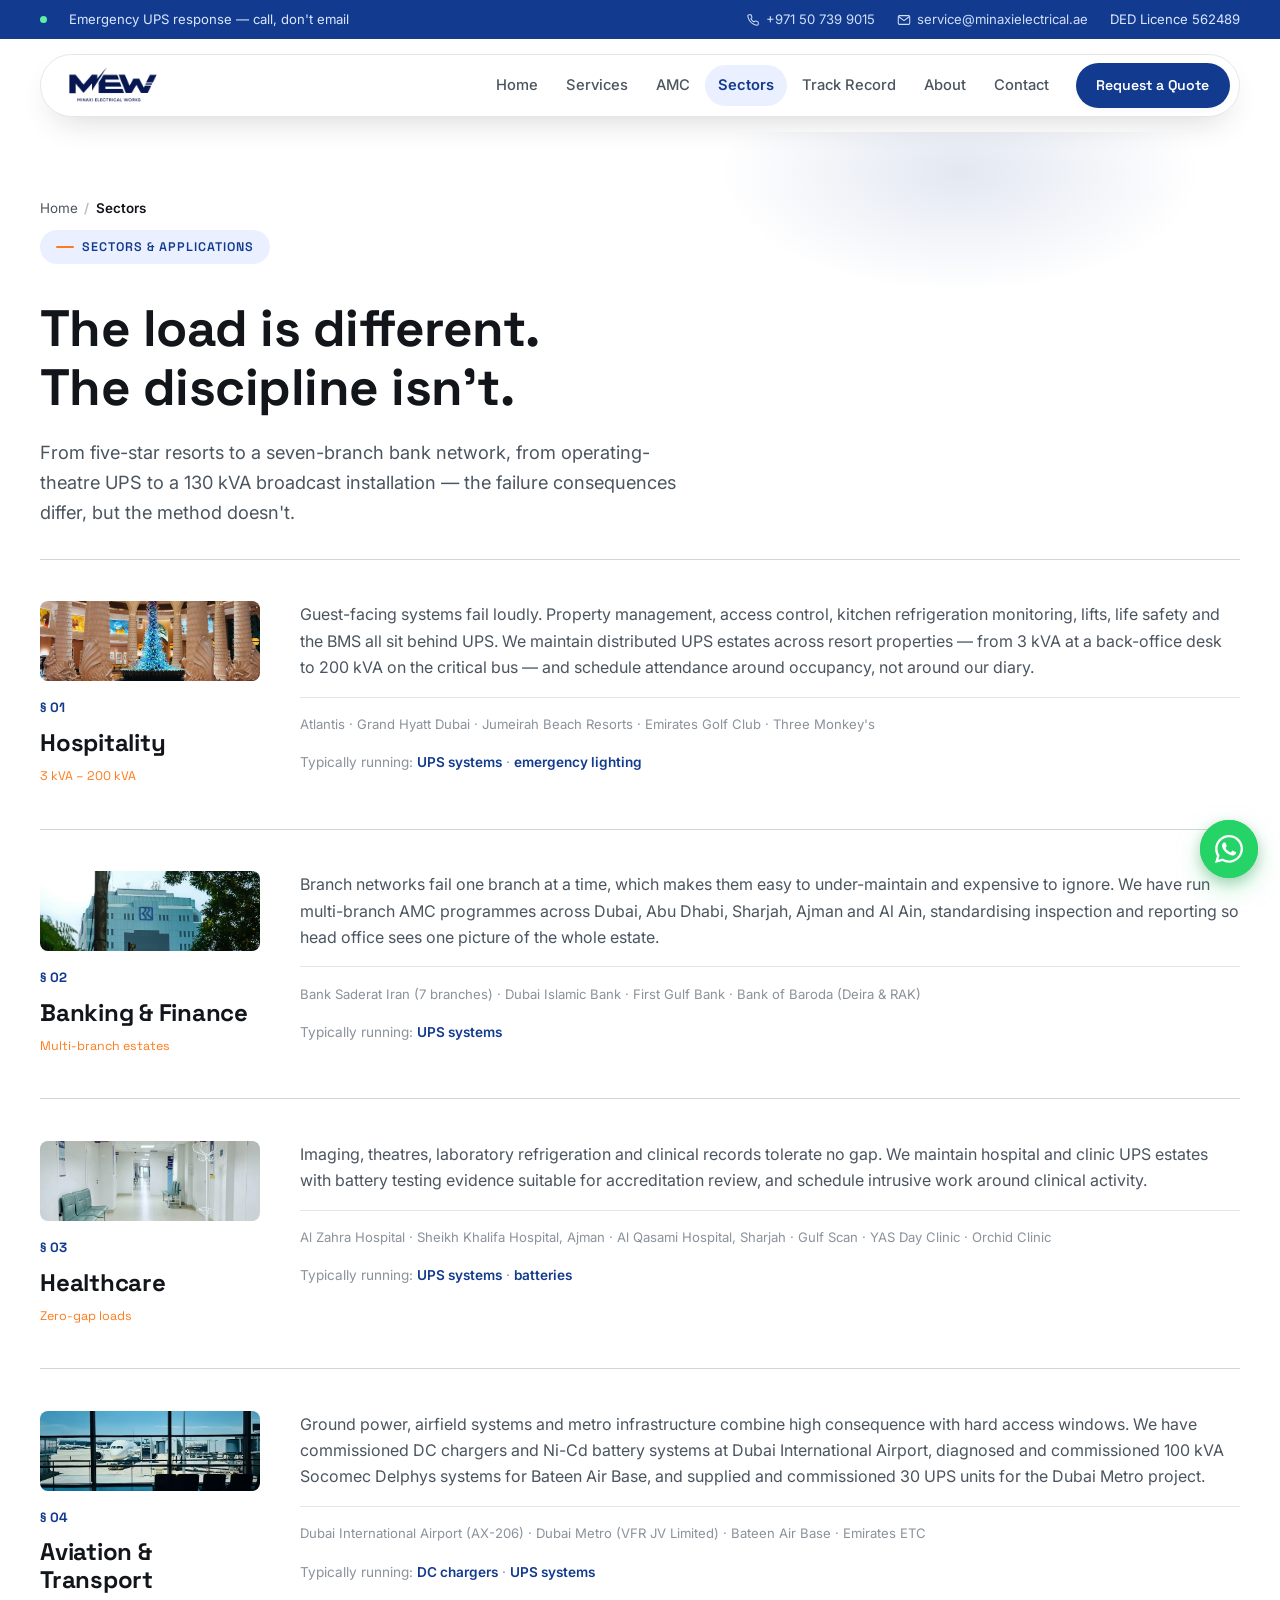
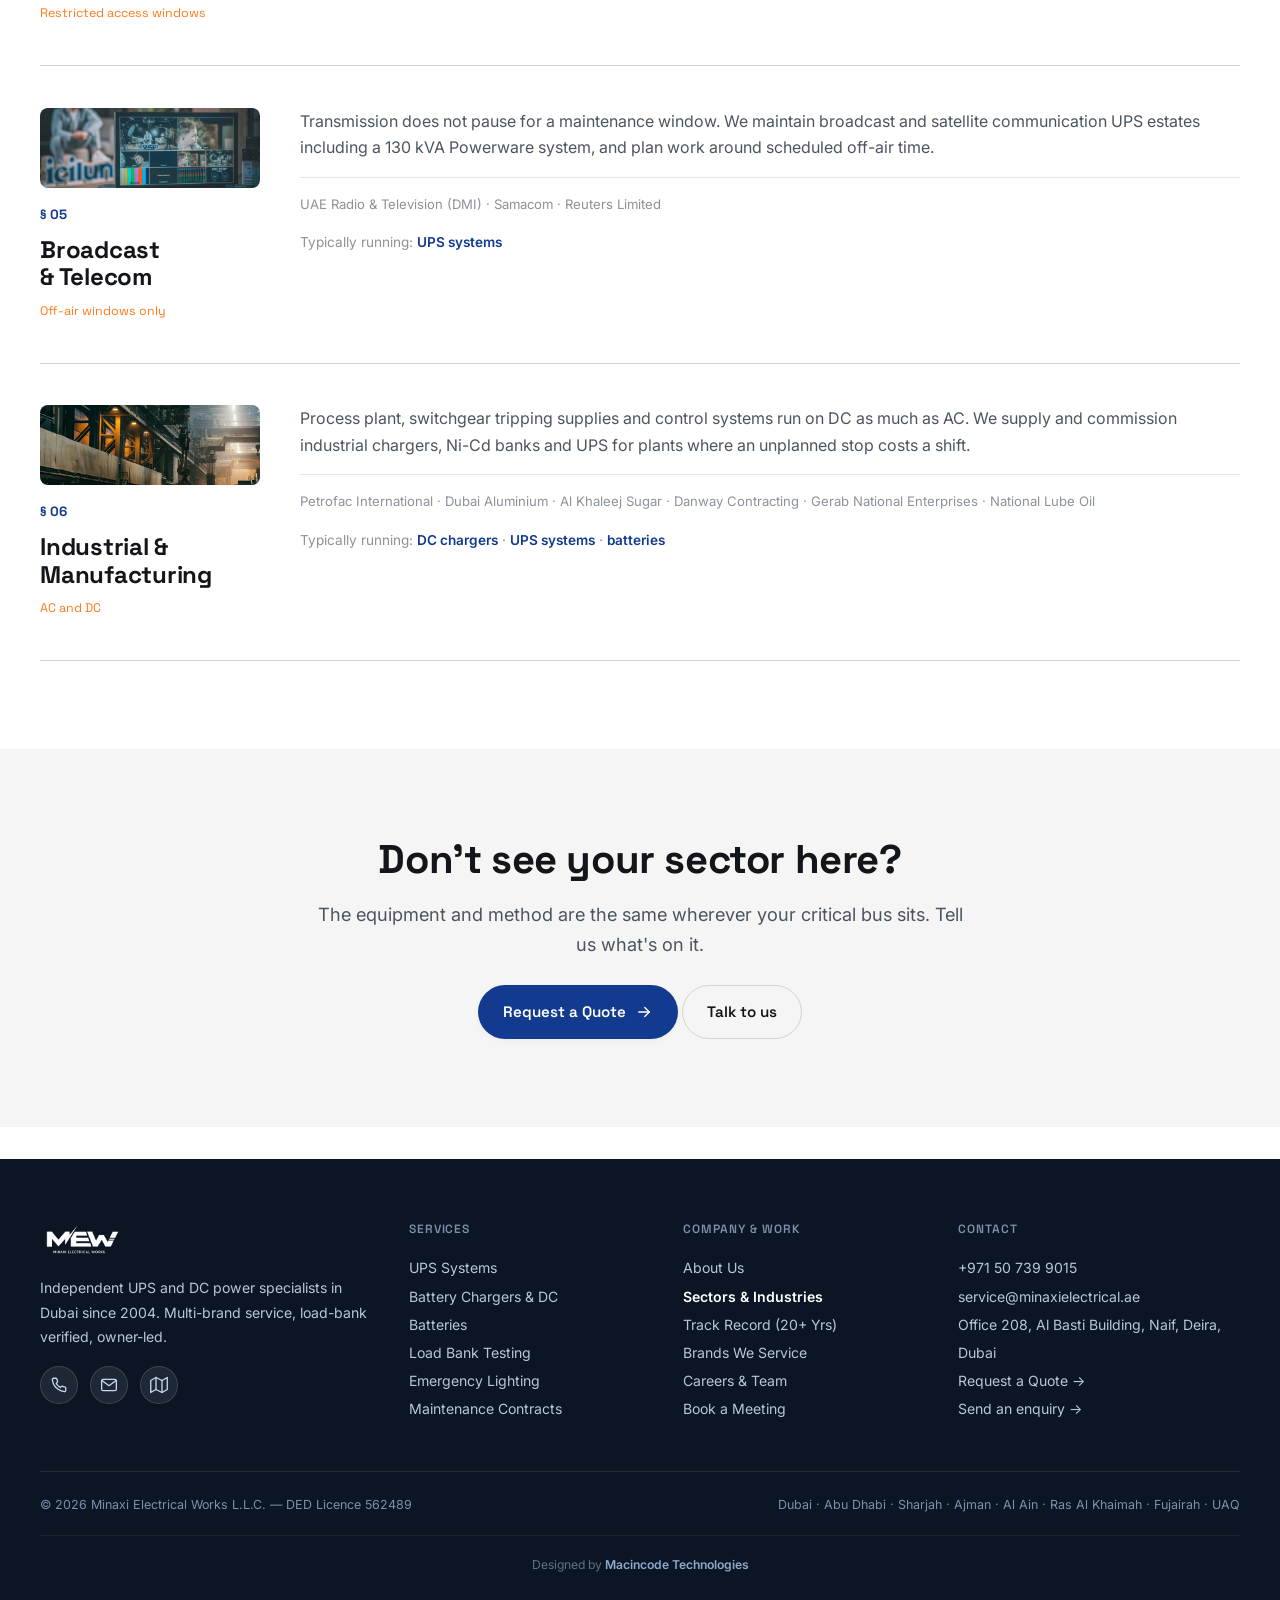
<file: sectors.html>
<!doctype html>
<html lang="en">
<head>
<meta charset="UTF-8">
<meta name="viewport" content="width=device-width, initial-scale=1.0">
<title>Sectors &amp; Industries | Minaxi Electrical Works Dubai UAE</title>
<meta name="description" content="Critical power and UPS maintenance across hospitality, banking, healthcare, aviation, broadcast, and industrial sectors in Dubai &amp; UAE. 20+ years proven track record.">
<meta name="robots" content="index, follow, max-image-preview:large, max-snippet:-1, max-video-preview:-1">
<link rel="canonical" href="https://mcpeservices.com/sectors.html">
<meta name="author" content="Minaxi Electrical Works L.L.C.">

<!-- Geo Meta Tags -->
<meta name="geo.region" content="AE-DU">
<meta name="geo.placename" content="Dubai, United Arab Emirates">
<meta name="geo.position" content="25.276987;55.309328">
<meta name="ICBM" content="25.276987, 55.309328">

<!-- Open Graph / Social Media -->
<meta property="og:locale" content="en_AE">
<meta property="og:type" content="website">
<meta property="og:title" content="Industry Sectors | Minaxi Electrical Works Dubai">
<meta property="og:description" content="UPS and critical power engineering across hospitality, banking, hospitals, aviation, broadcast and industrial facilities in UAE.">
<meta property="og:url" content="https://mcpeservices.com/sectors.html">
<meta property="og:site_name" content="Minaxi Electrical Works L.L.C.">
<meta property="og:image" content="https://mcpeservices.com/assets/img/sector-hospitality.jpg">
<meta property="og:image:width" content="1200">
<meta property="og:image:height" content="630">
<meta property="og:image:alt" content="Minaxi Electrical Works Industry Sectors">

<!-- Twitter Card -->
<meta name="twitter:card" content="summary_large_image">
<meta name="twitter:title" content="Industry Sectors | Minaxi Electrical Works Dubai">
<meta name="twitter:description" content="Hospitality, banking, healthcare, aviation, and industrial critical power services.">
<meta name="twitter:image" content="https://mcpeservices.com/assets/img/sector-hospitality.jpg">

<!-- Google Search Console & Theme Colors -->
<meta name="google-site-verification" content="GSC_VERIFICATION_KEY_PLACEHOLDER">
<meta name="theme-color" content="#123B8F">
<link rel="icon" type="image/svg+xml" href="assets/favicon-minaxi.svg">
<link rel="apple-touch-icon" href="assets/logo.png">

<!-- Fonts & Performance Preconnect -->
<link rel="preconnect" href="https://fonts.googleapis.com">
<link rel="preconnect" href="https://fonts.gstatic.com" crossorigin>
<link href="https://fonts.googleapis.com/css2?family=Space+Grotesk:wght@500;600;700&family=Inter:wght@400;500;600;700&display=swap" rel="stylesheet">
<link rel="stylesheet" href="css/site.css">

<!-- Schema.org Structured Data -->
<script type="application/ld+json">
{
  "@context": "https://schema.org",
  "@graph": [
    {
      "@type": "BreadcrumbList",
      "itemListElement": [
        {
          "@type": "ListItem",
          "position": 1,
          "name": "Home",
          "item": "https://mcpeservices.com/"
        },
        {
          "@type": "ListItem",
          "position": 2,
          "name": "Sectors",
          "item": "https://mcpeservices.com/sectors.html"
        }
      ]
    },
    {
      "@type": "ItemPage",
      "name": "Critical Power Industry Sectors Served in Dubai & UAE",
      "url": "https://mcpeservices.com/sectors.html",
      "description": "Hospitality, Banking, Healthcare, Aviation, Broadcast, and Industrial UPS and DC power engineering."
    }
  ]
}
</script>
</head>
<body>

<a href="#main-content" class="skip-link">Skip to main content</a>

<div class="topbar">
  <div class="container">
    <div class="tb-l"><span class="pulse-dot" aria-hidden="true"></span>Emergency UPS response — call, don't email</div>
    <div class="tb-r">
      <a href="tel:+971507399015"><i class="icon" data-icon="phone" style="width:14px;height:14px"></i>+971 50 739 9015</a>
      <a href="mailto:service@minaxielectrical.ae"><i class="icon" data-icon="mail" style="width:14px;height:14px"></i>service@minaxielectrical.ae</a>
      <span>DED Licence 562489</span>
    </div>
  </div>
</div>

<header class="site">
  <div class="container">
    <a class="brand" href="index.html" aria-label="Minaxi Electrical Works Home">
      <picture>
        <img class="brand-logo" src="assets/logo.png?v=2" alt="Minaxi Electrical Works L.L.C." width="140" height="42">
      </picture>
    </a>
    <button class="menu-toggle" id="menuToggle" aria-expanded="false" aria-label="Toggle navigation menu"><i class="icon" data-icon="menu"></i></button>
    <nav class="main" id="mainNav" aria-label="Main Navigation">
      <a href="index.html">Home</a>
      <a href="services.html">Services</a>
      <a href="amc.html">AMC</a>
      <a href="sectors.html" aria-current="page">Sectors</a>
      <a href="projects.html">Track Record</a>
      <a href="about.html">About</a>
      <a href="contact.html">Contact</a>
      <a class="btn btn-primary btn-sm header-cta" href="quote.html">Request a Quote</a>
    </nav>
  </div>
</header>

<main id="main-content">

  <section class="page-hero">
    <div class="container">
      <nav class="breadcrumb-nav" aria-label="Breadcrumb">
        <ol>
          <li><a href="index.html">Home</a></li>
          <li aria-current="page">Sectors</li>
        </ol>
      </nav>
      <span class="eyebrow">Sectors &amp; Applications</span>
      <h1 class="h1" style="font-size:clamp(2rem,4.6vw,3.2rem);margin-top:1rem">The load is different.<br>The discipline isn't.</h1>
      <p class="lede" style="margin-top:1.2rem">From five-star resorts to a seven-branch bank network, from operating-theatre UPS to a 130 kVA broadcast installation — the failure consequences differ, but the method doesn't.</p>
    </div>
  </section>

  <section style="padding-top:1rem">
    <div class="container">
      <div class="directory">

        <article class="directory-row reveal">
          <div class="d-head">
            <img class="sector-thumb" src="assets/img/sector-hospitality.jpg" alt="Hotel lobby representing the hospitality critical power sector" width="120" height="80" loading="lazy" decoding="async">
            <span class="num">§ 01</span>
            <h2>Hospitality</h2>
            <span class="range">3 kVA – 200 kVA</span>
          </div>
          <div>
            <p class="muted">Guest-facing systems fail loudly. Property management, access control, kitchen refrigeration monitoring, lifts, life safety and the BMS all sit behind UPS. We maintain distributed UPS estates across resort properties — from 3 kVA at a back-office desk to 200 kVA on the critical bus — and schedule attendance around occupancy, not around our diary.</p>
            <p class="who">Atlantis · Grand Hyatt Dubai · Jumeirah Beach Resorts · Emirates Golf Club · Three Monkey's</p>
            <p class="works-with">Typically running: <a href="brands.html#ups">UPS systems</a> · <a href="brands.html#lighting">emergency lighting</a></p>
          </div>
        </article>

        <article class="directory-row reveal">
          <div class="d-head">
            <img class="sector-thumb" src="assets/img/sector-banking.jpg" alt="Modern office building representing banking and finance critical power" width="120" height="80" loading="lazy" decoding="async">
            <span class="num">§ 02</span>
            <h2>Banking &amp; Finance</h2>
            <span class="range">Multi-branch estates</span>
          </div>
          <div>
            <p class="muted">Branch networks fail one branch at a time, which makes them easy to under-maintain and expensive to ignore. We have run multi-branch AMC programmes across Dubai, Abu Dhabi, Sharjah, Ajman and Al Ain, standardising inspection and reporting so head office sees one picture of the whole estate.</p>
            <p class="who">Bank Saderat Iran (7 branches) · Dubai Islamic Bank · First Gulf Bank · Bank of Baroda (Deira &amp; RAK)</p>
            <p class="works-with">Typically running: <a href="brands.html#ups">UPS systems</a></p>
          </div>
        </article>

        <article class="directory-row reveal">
          <div class="d-head">
            <img class="sector-thumb" src="assets/img/sector-healthcare.jpg" alt="Hospital corridor representing healthcare zero-gap UPS systems" width="120" height="80" loading="lazy" decoding="async">
            <span class="num">§ 03</span>
            <h2>Healthcare</h2>
            <span class="range">Zero-gap loads</span>
          </div>
          <div>
            <p class="muted">Imaging, theatres, laboratory refrigeration and clinical records tolerate no gap. We maintain hospital and clinic UPS estates with battery testing evidence suitable for accreditation review, and schedule intrusive work around clinical activity.</p>
            <p class="who">Al Zahra Hospital · Sheikh Khalifa Hospital, Ajman · Al Qasami Hospital, Sharjah · Gulf Scan · YAS Day Clinic · Orchid Clinic</p>
            <p class="works-with">Typically running: <a href="brands.html#ups">UPS systems</a> · <a href="brands.html#batteries">batteries</a></p>
          </div>
        </article>

        <article class="directory-row reveal">
          <div class="d-head">
            <img class="sector-thumb" src="assets/img/sector-aviation.jpg" alt="Aircraft at an airport gate representing aviation and transport ground power" width="120" height="80" loading="lazy" decoding="async">
            <span class="num">§ 04</span>
            <h2>Aviation &amp; Transport</h2>
            <span class="range">Restricted access windows</span>
          </div>
          <div>
            <p class="muted">Ground power, airfield systems and metro infrastructure combine high consequence with hard access windows. We have commissioned DC chargers and Ni-Cd battery systems at Dubai International Airport, diagnosed and commissioned 100 kVA Socomec Delphys systems for Bateen Air Base, and supplied and commissioned 30 UPS units for the Dubai Metro project.</p>
            <p class="who">Dubai International Airport (AX-206) · Dubai Metro (VFR JV Limited) · Bateen Air Base · Emirates ETC</p>
            <p class="works-with">Typically running: <a href="brands.html#dc">DC chargers</a> · <a href="brands.html#ups">UPS systems</a></p>
          </div>
        </article>

        <article class="directory-row reveal">
          <div class="d-head">
            <img class="sector-thumb" src="assets/img/sector-broadcast.jpg" alt="Video production studio representing broadcast and telecom off-air power" width="120" height="80" loading="lazy" decoding="async">
            <span class="num">§ 05</span>
            <h2>Broadcast &amp; Telecom</h2>
            <span class="range">Off-air windows only</span>
          </div>
          <div>
            <p class="muted">Transmission does not pause for a maintenance window. We maintain broadcast and satellite communication UPS estates including a 130 kVA Powerware system, and plan work around scheduled off-air time.</p>
            <p class="who">UAE Radio &amp; Television (DMI) · Samacom · Reuters Limited</p>
            <p class="works-with">Typically running: <a href="brands.html#ups">UPS systems</a></p>
          </div>
        </article>

        <article class="directory-row reveal">
          <div class="d-head">
            <img class="sector-thumb" src="assets/img/sector-industrial.jpg" alt="Industrial factory floor representing industrial and manufacturing DC systems" width="120" height="80" loading="lazy" decoding="async">
            <span class="num">§ 06</span>
            <h2>Industrial &amp; Manufacturing</h2>
            <span class="range">AC and DC</span>
          </div>
          <div>
            <p class="muted">Process plant, switchgear tripping supplies and control systems run on DC as much as AC. We supply and commission industrial chargers, Ni-Cd banks and UPS for plants where an unplanned stop costs a shift.</p>
            <p class="who">Petrofac International · Dubai Aluminium · Al Khaleej Sugar · Danway Contracting · Gerab National Enterprises · National Lube Oil</p>
            <p class="works-with">Typically running: <a href="brands.html#dc">DC chargers</a> · <a href="brands.html#ups">UPS systems</a> · <a href="brands.html#batteries">batteries</a></p>
          </div>
        </article>

      </div>
    </div>
  </section>

  <section class="band">
    <div class="container-narrow center reveal">
      <h2 class="h2">Don't see your sector here?</h2>
      <p class="lede center" style="margin-top:1rem">The equipment and method are the same wherever your critical bus sits. Tell us what's on it.</p>
      <div class="cta-row" style="justify-content:center;margin-top:1.6rem">
        <a class="btn btn-primary" href="quote.html">Request a Quote <i class="icon icon-r" data-icon="arrow-right" style="width:18px;height:18px"></i></a>
        <a class="btn btn-ghost" href="contact.html">Talk to us</a>
      </div>
    </div>
  </section>

</main>

<footer class="site">
  <div class="container">
    <div class="fgrid">
      <div>
        <div class="foot-brand">
          <img class="foot-logo" src="assets/logo-white.png?v=2" alt="Minaxi Electrical Works L.L.C." width="140" height="42">
        </div>
        <p>Independent UPS and DC power specialists in Dubai since 2004. Multi-brand service, load-bank verified, owner-led.</p>
        <div class="social-list">
          <a class="social-link" href="https://wa.me/971507399015" target="_blank" rel="noopener noreferrer" aria-label="WhatsApp"><i class="icon" data-icon="phone"></i></a>
          <a class="social-link" href="mailto:service@minaxielectrical.ae" aria-label="Email Us"><i class="icon" data-icon="mail"></i></a>
          <a class="social-link" href="https://maps.google.com/?q=Al+Basti+Building+Naif+Deira+Dubai" target="_blank" rel="noopener noreferrer" aria-label="Google Maps Location"><i class="icon" data-icon="map"></i></a>
        </div>
      </div>
      <div>
        <h4>Services</h4>
        <ul>
          <li><a href="services.html#ups">UPS Systems</a></li>
          <li><a href="services.html#dc">Battery Chargers &amp; DC</a></li>
          <li><a href="services.html#batteries">Batteries</a></li>
          <li><a href="services.html#loadbank">Load Bank Testing</a></li>
          <li><a href="services.html#lighting">Emergency Lighting</a></li>
          <li><a href="amc.html">Maintenance Contracts</a></li>
        </ul>
      </div>
      <div>
        <h4>Company &amp; Work</h4>
        <ul>
          <li><a href="about.html">About Us</a></li>
          <li><a href="sectors.html" style="color:#fff;font-weight:600">Sectors &amp; Industries</a></li>
          <li><a href="projects.html">Track Record (20+ Yrs)</a></li>
          <li><a href="brands.html">Brands We Service</a></li>
          <li><a href="careers.html">Careers &amp; Team</a></li>
          <li><a href="book-a-meeting.html">Book a Meeting</a></li>
        </ul>
      </div>
      <div>
        <h4>Contact</h4>
        <ul>
          <li><a href="tel:+971507399015">+971 50 739 9015</a></li>
          <li><a href="mailto:service@minaxielectrical.ae">service@minaxielectrical.ae</a></li>
          <li>Office 208, Al Basti Building, Naif, Deira, Dubai</li>
          <li><a href="quote.html">Request a Quote →</a></li>
          <li><a href="contact.html">Send an enquiry →</a></li>
        </ul>
      </div>
    </div>
    <div class="fbottom">
      <span>© <span id="year"></span> Minaxi Electrical Works L.L.C. — DED Licence 562489</span>
      <span>Dubai · Abu Dhabi · Sharjah · Ajman · Al Ain · Ras Al Khaimah · Fujairah · UAQ</span>
    </div>
    <div class="fcredit">Designed by <a href="https://macincode.com" target="_blank" rel="noopener">Macincode Technologies</a></div>
  </div>
</footer>

<a class="whatsapp-fab" href="https://wa.me/971507399015?text=Hi%20Minaxi%2C%20I%27d%20like%20to%20ask%20about%20a%20UPS%2FDC%20system." target="_blank" rel="noopener noreferrer" aria-label="Chat with us on WhatsApp">
  <span class="wa-ring" aria-hidden="true"></span>
  <svg viewBox="0 0 24 24" fill="#fff" aria-hidden="true"><path d="M17.472 14.382c-.297-.149-1.758-.867-2.03-.967-.273-.099-.471-.148-.67.15-.197.297-.767.966-.94 1.164-.173.199-.347.223-.644.075-.297-.15-1.255-.463-2.39-1.475-.883-.788-1.48-1.761-1.653-2.059-.173-.297-.018-.458.13-.606.134-.133.298-.347.446-.52.149-.174.198-.298.298-.497.099-.198.05-.371-.025-.52-.075-.149-.669-1.612-.916-2.207-.242-.579-.487-.5-.669-.51-.173-.008-.371-.01-.57-.01-.198 0-.52.074-.792.372-.272.297-1.04 1.016-1.04 2.479 0 1.462 1.065 2.875 1.213 3.074.149.198 2.096 3.2 5.077 4.487.709.306 1.262.489 1.694.625.712.227 1.36.195 1.871.118.571-.085 1.758-.719 2.006-1.413.248-.694.248-1.289.173-1.413-.074-.124-.272-.198-.57-.347m-5.421 7.403h-.004a9.87 9.87 0 0 1-5.031-1.378l-.361-.214-3.741.982.998-3.648-.235-.374a9.86 9.86 0 0 1-1.51-5.26c.001-5.45 4.436-9.884 9.888-9.884 2.64 0 5.122 1.03 6.988 2.898a9.825 9.825 0 0 1 2.893 6.994c-.003 5.45-4.437 9.884-9.885 9.884M20.52 3.449C18.24 1.245 15.24 0 12.045 0 5.463 0 .104 5.36.101 11.943c0 2.105.549 4.16 1.595 5.985L0 24l6.335-1.652a11.882 11.882 0 0 0 5.71 1.447h.005c6.585 0 11.946-5.363 11.949-11.945a11.86 11.86 0 0 0-3.48-8.401"/></svg>
</a>

<script src="js/icon-set.js" defer></script>
<script src="js/site.js" defer></script>
</body>
</html>
</file>
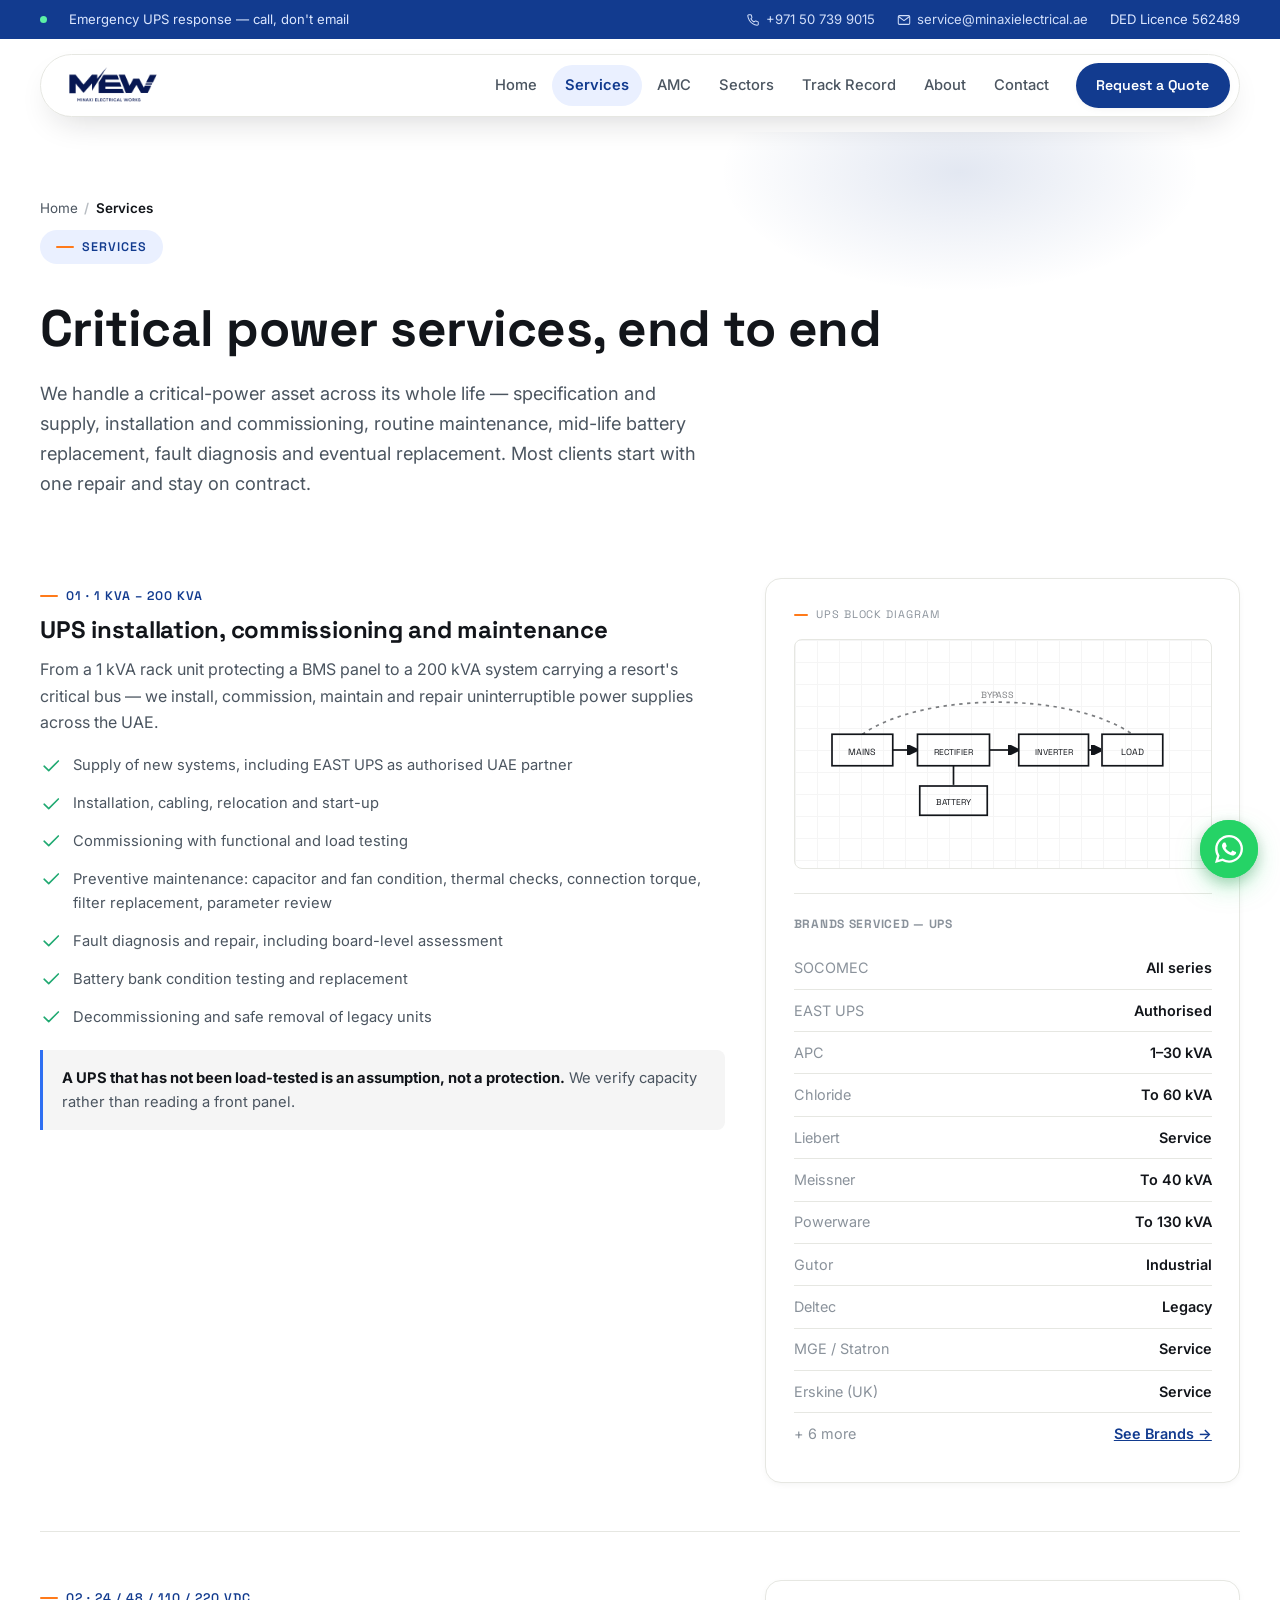
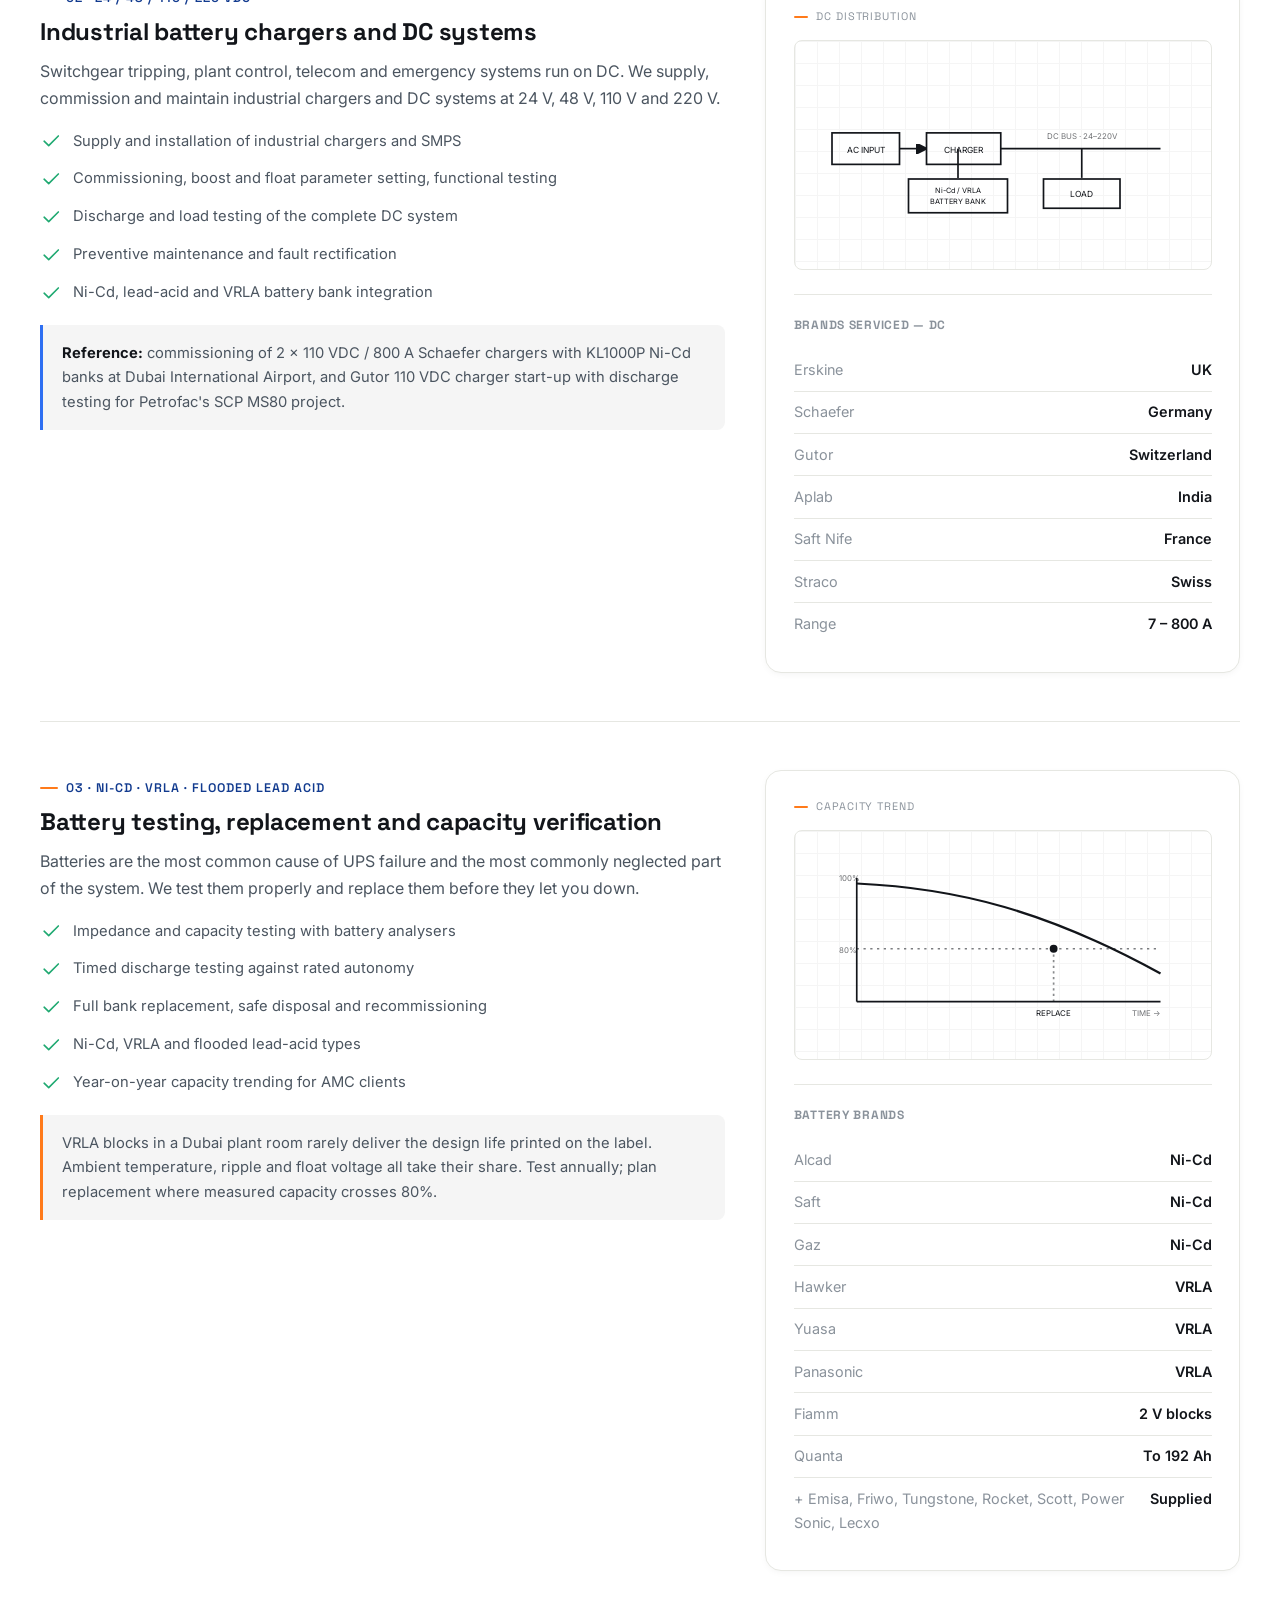
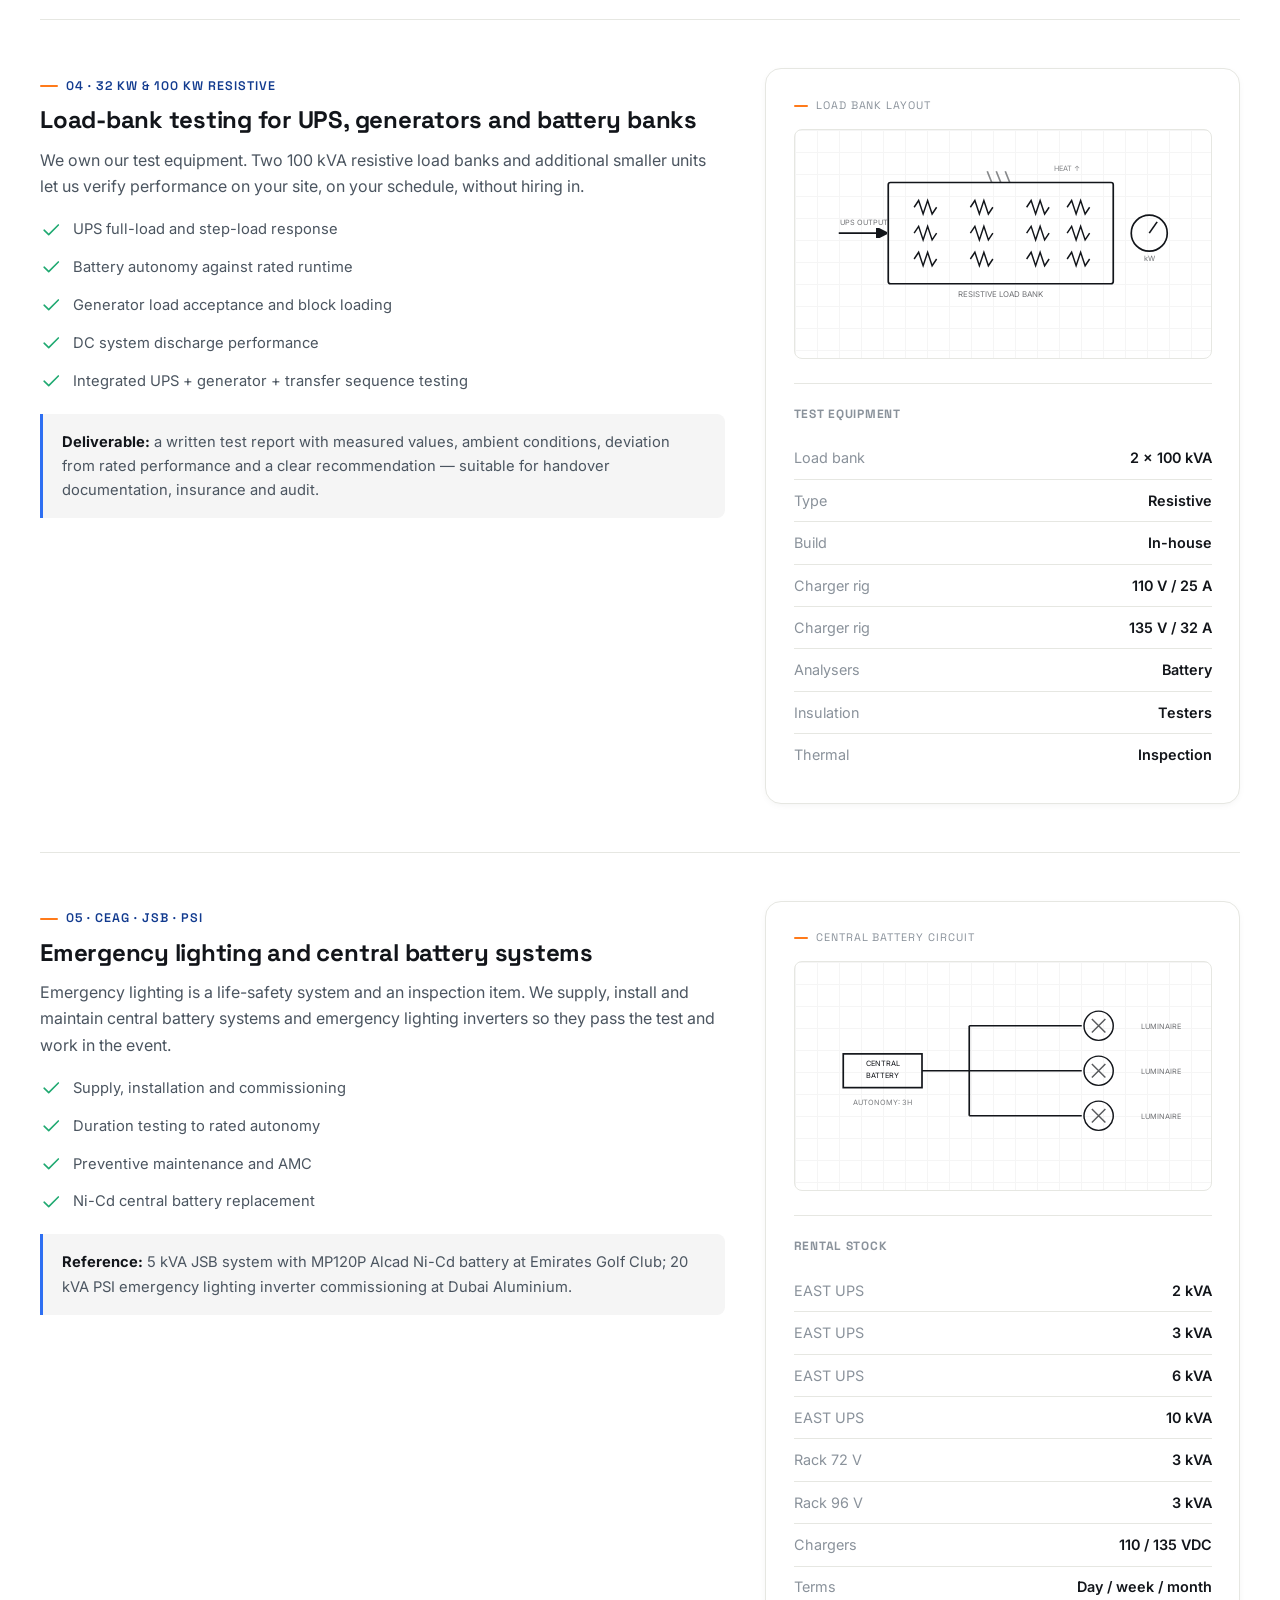
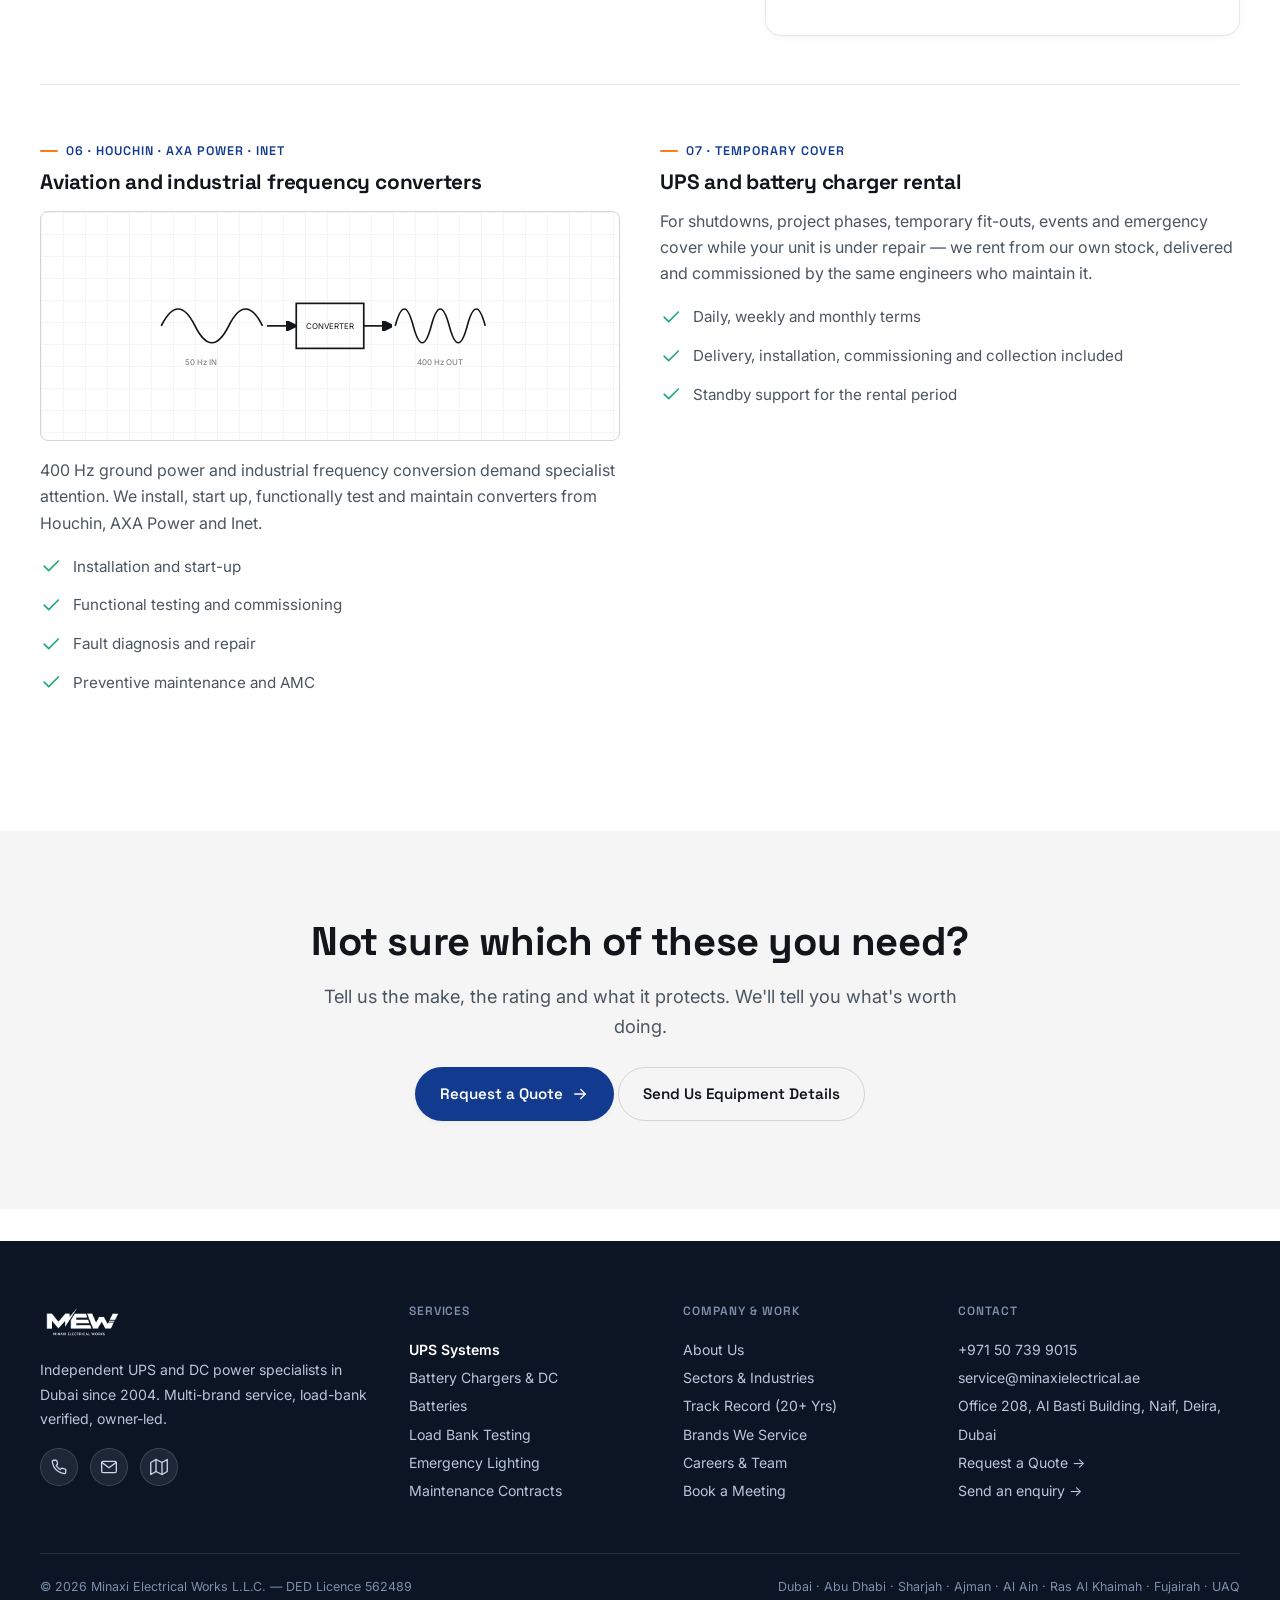
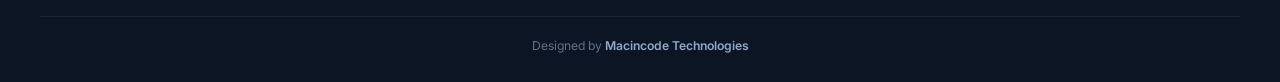
<file: services.html>
<!doctype html>
<html lang="en">
<head>
<meta charset="UTF-8">
<meta name="viewport" content="width=device-width, initial-scale=1.0">
<title>Critical Power Services | UPS, DC Systems &amp; Batteries Dubai</title>
<meta name="description" content="UPS maintenance, industrial battery chargers &amp; DC systems, load bank testing (32kW/100kW), battery replacement, emergency lighting &amp; rental in Dubai &amp; across UAE.">
<meta name="robots" content="index, follow, max-image-preview:large, max-snippet:-1, max-video-preview:-1">
<link rel="canonical" href="https://mcpeservices.com/services.html">
<meta name="author" content="Minaxi Electrical Works L.L.C.">

<!-- Geo Meta Tags -->
<meta name="geo.region" content="AE-DU">
<meta name="geo.placename" content="Dubai, United Arab Emirates">
<meta name="geo.position" content="25.276987;55.309328">
<meta name="ICBM" content="25.276987, 55.309328">

<!-- Open Graph / Social Media -->
<meta property="og:locale" content="en_AE">
<meta property="og:type" content="website">
<meta property="og:title" content="Critical Power &amp; UPS Services | Minaxi Electrical Works Dubai">
<meta property="og:description" content="End-to-end critical power services: UPS commissioning, DC rectifiers, battery capacity testing, load-bank verification and rental across the UAE.">
<meta property="og:url" content="https://mcpeservices.com/services.html">
<meta property="og:site_name" content="Minaxi Electrical Works L.L.C.">
<meta property="og:image" content="https://mcpeservices.com/assets/img/hero-datacenter.jpg">
<meta property="og:image:width" content="1200">
<meta property="og:image:height" content="630">
<meta property="og:image:alt" content="Minaxi Critical Power Services Dubai">

<!-- Twitter Card -->
<meta name="twitter:card" content="summary_large_image">
<meta name="twitter:title" content="Critical Power Services | Minaxi Electrical Works Dubai">
<meta name="twitter:description" content="UPS maintenance, battery testing, load banks, and DC systems in Dubai, UAE.">
<meta name="twitter:image" content="https://mcpeservices.com/assets/img/hero-datacenter.jpg">

<!-- Google Search Console & Theme Colors -->
<meta name="google-site-verification" content="GSC_VERIFICATION_KEY_PLACEHOLDER">
<meta name="theme-color" content="#123B8F">
<link rel="icon" type="image/svg+xml" href="assets/favicon-minaxi.svg">
<link rel="apple-touch-icon" href="assets/logo.png">

<!-- Fonts & Performance Preconnect -->
<link rel="preconnect" href="https://fonts.googleapis.com">
<link rel="preconnect" href="https://fonts.gstatic.com" crossorigin>
<link href="https://fonts.googleapis.com/css2?family=Space+Grotesk:wght@500;600;700&family=Inter:wght@400;500;600;700&display=swap" rel="stylesheet">
<link rel="stylesheet" href="css/site.css">

<!-- Schema.org Structured Data -->
<script type="application/ld+json">
{
  "@context": "https://schema.org",
  "@graph": [
    {
      "@type": "BreadcrumbList",
      "itemListElement": [
        {
          "@type": "ListItem",
          "position": 1,
          "name": "Home",
          "item": "https://mcpeservices.com/"
        },
        {
          "@type": "ListItem",
          "position": 2,
          "name": "Services",
          "item": "https://mcpeservices.com/services.html"
        }
      ]
    },
    {
      "@type": "Service",
      "serviceType": "UPS Installation, Preventive Maintenance & Repair",
      "provider": {
        "@type": "Electrician",
        "name": "Minaxi Electrical Works L.L.C.",
        "telephone": "+971507399015",
        "email": "service@minaxielectrical.ae",
        "url": "https://mcpeservices.com/"
      },
      "areaServed": ["Dubai", "Abu Dhabi", "Sharjah", "Ajman", "Al Ain", "Ras Al Khaimah", "Fujairah", "Umm Al Quwain"],
      "description": "Multi-brand UPS maintenance from 1 to 200 kVA, industrial battery chargers, battery testing, load bank verification and rental stock in UAE."
    }
  ]
}
</script>
</head>
<body>

<a href="#main-content" class="skip-link">Skip to main content</a>

<div class="topbar">
  <div class="container">
    <div class="tb-l"><span class="pulse-dot" aria-hidden="true"></span>Emergency UPS response — call, don't email</div>
    <div class="tb-r">
      <a href="tel:+971507399015"><i class="icon" data-icon="phone" style="width:14px;height:14px"></i>+971 50 739 9015</a>
      <a href="mailto:service@minaxielectrical.ae"><i class="icon" data-icon="mail" style="width:14px;height:14px"></i>service@minaxielectrical.ae</a>
      <span>DED Licence 562489</span>
    </div>
  </div>
</div>

<header class="site">
  <div class="container">
    <a class="brand" href="index.html" aria-label="Minaxi Electrical Works Home">
      <picture>
        <img class="brand-logo" src="assets/logo.png?v=2" alt="Minaxi Electrical Works L.L.C." width="140" height="42">
      </picture>
    </a>
    <button class="menu-toggle" id="menuToggle" aria-expanded="false" aria-label="Toggle navigation menu"><i class="icon" data-icon="menu"></i></button>
    <nav class="main" id="mainNav" aria-label="Main Navigation">
      <a href="index.html">Home</a>
      <a href="services.html" aria-current="page">Services</a>
      <a href="amc.html">AMC</a>
      <a href="sectors.html">Sectors</a>
      <a href="projects.html">Track Record</a>
      <a href="about.html">About</a>
      <a href="contact.html">Contact</a>
      <a class="btn btn-primary btn-sm header-cta" href="quote.html">Request a Quote</a>
    </nav>
  </div>
</header>

<main id="main-content">

  <section class="page-hero">
    <div class="container">
      <nav class="breadcrumb-nav" aria-label="Breadcrumb">
        <ol>
          <li><a href="index.html">Home</a></li>
          <li aria-current="page">Services</li>
        </ol>
      </nav>
      <span class="eyebrow">Services</span>
      <h1 class="h1" style="font-size:clamp(2rem,4.6vw,3.2rem);margin-top:1rem">Critical power services, end to end</h1>
      <p class="lede" style="margin-top:1.2rem">We handle a critical-power asset across its whole life — specification and supply, installation and commissioning, routine maintenance, mid-life battery replacement, fault diagnosis and eventual replacement. Most clients start with one repair and stay on contract.</p>
    </div>
  </section>

  <section style="padding-top:1rem">
    <div class="container">

      <article class="svc-block reveal" id="ups">
        <div>
          <span class="eyebrow">01 · 1 kVA – 200 kVA</span>
          <h2 class="h2" style="margin-top:.6rem;font-size:1.5rem">UPS installation, commissioning and maintenance</h2>
          <p class="muted" style="margin-top:.8rem">From a 1 kVA rack unit protecting a BMS panel to a 200 kVA system carrying a resort's critical bus — we install, commission, maintain and repair uninterruptible power supplies across the UAE.</p>
          <ul class="feature-list">
            <li><i class="icon" data-icon="check"></i>Supply of new systems, including EAST UPS as authorised UAE partner</li>
            <li><i class="icon" data-icon="check"></i>Installation, cabling, relocation and start-up</li>
            <li><i class="icon" data-icon="check"></i>Commissioning with functional and load testing</li>
            <li><i class="icon" data-icon="check"></i>Preventive maintenance: capacitor and fan condition, thermal checks, connection torque, filter replacement, parameter review</li>
            <li><i class="icon" data-icon="check"></i>Fault diagnosis and repair, including board-level assessment</li>
            <li><i class="icon" data-icon="check"></i>Battery bank condition testing and replacement</li>
            <li><i class="icon" data-icon="check"></i>Decommissioning and safe removal of legacy units</li>
          </ul>
          <div class="callout"><strong>A UPS that has not been load-tested is an assumption, not a protection.</strong> We verify capacity rather than reading a front panel.</div>
        </div>
        <div class="spec-panel">
          <span class="diagram-label">UPS block diagram</span>
          <div class="diagram-frame">
            <svg viewBox="0 0 320 150" aria-hidden="true">
              <g fill="none" stroke="currentColor" stroke-width="1.5" font-family="Space Grotesk, sans-serif">
                <path d="M35 58 C 90 20, 220 20, 275 58" stroke-dasharray="3 4" opacity=".55"/>
                <text x="155" y="26" text-anchor="middle" font-size="8" opacity=".55" stroke="none" fill="currentColor">BYPASS</text>
                <rect x="8" y="58" width="54" height="28"/>
                <text x="35" y="76" text-anchor="middle" font-size="8" stroke="none" fill="currentColor">MAINS</text>
                <line x1="62" y1="72" x2="82" y2="72" marker-end="url(#ah)"/>
                <rect x="84" y="58" width="64" height="28"/>
                <text x="116" y="76" text-anchor="middle" font-size="7.5" stroke="none" fill="currentColor">RECTIFIER</text>
                <line x1="116" y1="86" x2="116" y2="103"/>
                <rect x="86" y="104" width="60" height="26"/>
                <text x="116" y="121" text-anchor="middle" font-size="7.5" stroke="none" fill="currentColor">BATTERY</text>
                <line x1="148" y1="72" x2="172" y2="72" marker-end="url(#ah)"/>
                <rect x="174" y="58" width="62" height="28"/>
                <text x="205" y="76" text-anchor="middle" font-size="7.5" stroke="none" fill="currentColor">INVERTER</text>
                <line x1="236" y1="72" x2="246" y2="72" marker-end="url(#ah)"/>
                <rect x="248" y="58" width="54" height="28"/>
                <text x="275" y="76" text-anchor="middle" font-size="8" stroke="none" fill="currentColor">LOAD</text>
                <defs><marker id="ah" markerWidth="6" markerHeight="6" refX="5" refY="3" orient="auto"><path d="M0 0 L6 3 L0 6 Z" fill="currentColor"/></marker></defs>
              </g>
            </svg>
          </div>
          <div class="panel-divider"></div>
          <div class="info-card">
          <h4>Brands serviced — UPS</h4>
          <div class="info-row"><dt>SOCOMEC</dt><dd>All series</dd></div>
          <div class="info-row"><dt>EAST UPS</dt><dd>Authorised</dd></div>
          <div class="info-row"><dt>APC</dt><dd>1–30 kVA</dd></div>
          <div class="info-row"><dt>Chloride</dt><dd>To 60 kVA</dd></div>
          <div class="info-row"><dt>Liebert</dt><dd>Service</dd></div>
          <div class="info-row"><dt>Meissner</dt><dd>To 40 kVA</dd></div>
          <div class="info-row"><dt>Powerware</dt><dd>To 130 kVA</dd></div>
          <div class="info-row"><dt>Gutor</dt><dd>Industrial</dd></div>
          <div class="info-row"><dt>Deltec</dt><dd>Legacy</dd></div>
          <div class="info-row"><dt>MGE / Statron</dt><dd>Service</dd></div>
          <div class="info-row"><dt>Erskine (UK)</dt><dd>Service</dd></div>
          <div class="info-row"><dt>+ 6 more</dt><dd><a href="brands.html" style="color:var(--brand);font-weight:600">See Brands →</a></dd></div>
          </div>
        </div>
      </article>

      <article class="svc-block reveal" id="dc">
        <div>
          <span class="eyebrow">02 · 24 / 48 / 110 / 220 VDC</span>
          <h2 class="h2" style="margin-top:.6rem;font-size:1.5rem">Industrial battery chargers and DC systems</h2>
          <p class="muted" style="margin-top:.8rem">Switchgear tripping, plant control, telecom and emergency systems run on DC. We supply, commission and maintain industrial chargers and DC systems at 24 V, 48 V, 110 V and 220 V.</p>
          <ul class="feature-list">
            <li><i class="icon" data-icon="check"></i>Supply and installation of industrial chargers and SMPS</li>
            <li><i class="icon" data-icon="check"></i>Commissioning, boost and float parameter setting, functional testing</li>
            <li><i class="icon" data-icon="check"></i>Discharge and load testing of the complete DC system</li>
            <li><i class="icon" data-icon="check"></i>Preventive maintenance and fault rectification</li>
            <li><i class="icon" data-icon="check"></i>Ni-Cd, lead-acid and VRLA battery bank integration</li>
          </ul>
          <div class="callout"><strong>Reference:</strong> commissioning of 2 × 110 VDC / 800 A Schaefer chargers with KL1000P Ni-Cd banks at Dubai International Airport, and Gutor 110 VDC charger start-up with discharge testing for Petrofac's SCP MS80 project.</div>
        </div>
        <div class="spec-panel">
          <span class="diagram-label">DC distribution</span>
          <div class="diagram-frame">
            <svg viewBox="0 0 320 150" aria-hidden="true">
              <g fill="none" stroke="currentColor" stroke-width="1.5">
                <rect x="8" y="55" width="60" height="28"/>
                <text x="38" y="73" text-anchor="middle" font-size="7.5" stroke="none" fill="currentColor">AC INPUT</text>
                <line x1="68" y1="69" x2="90" y2="69" marker-end="url(#ah2)"/>
                <rect x="92" y="55" width="66" height="28"/>
                <text x="125" y="73" text-anchor="middle" font-size="7.5" stroke="none" fill="currentColor">CHARGER</text>
                <line x1="158" y1="69" x2="300" y2="69"/>
                <text x="230" y="60" text-anchor="middle" font-size="7" stroke="none" fill="currentColor" opacity=".6">DC BUS · 24–220V</text>
                <line x1="230" y1="69" x2="230" y2="95"/>
                <rect x="196" y="96" width="68" height="26"/>
                <text x="230" y="112" text-anchor="middle" font-size="7.5" stroke="none" fill="currentColor">LOAD</text>
                <line x1="120" y1="69" x2="120" y2="95"/>
                <rect x="76" y="96" width="88" height="30"/>
                <text x="120" y="108" text-anchor="middle" font-size="6.5" stroke="none" fill="currentColor">Ni-Cd / VRLA</text>
                <text x="120" y="118" text-anchor="middle" font-size="6.5" stroke="none" fill="currentColor">BATTERY BANK</text>
                <defs><marker id="ah2" markerWidth="6" markerHeight="6" refX="5" refY="3" orient="auto"><path d="M0 0 L6 3 L0 6 Z" fill="currentColor"/></marker></defs>
              </g>
            </svg>
          </div>
          <div class="panel-divider"></div>
          <div class="info-card">
          <h4>Brands serviced — DC</h4>
          <div class="info-row"><dt>Erskine</dt><dd>UK</dd></div>
          <div class="info-row"><dt>Schaefer</dt><dd>Germany</dd></div>
          <div class="info-row"><dt>Gutor</dt><dd>Switzerland</dd></div>
          <div class="info-row"><dt>Aplab</dt><dd>India</dd></div>
          <div class="info-row"><dt>Saft Nife</dt><dd>France</dd></div>
          <div class="info-row"><dt>Straco</dt><dd>Swiss</dd></div>
          <div class="info-row"><dt>Range</dt><dd>7 – 800 A</dd></div>
          </div>
        </div>
      </article>

      <article class="svc-block reveal" id="batteries">
        <div>
          <span class="eyebrow">03 · Ni-Cd · VRLA · Flooded lead acid</span>
          <h2 class="h2" style="margin-top:.6rem;font-size:1.5rem">Battery testing, replacement and capacity verification</h2>
          <p class="muted" style="margin-top:.8rem">Batteries are the most common cause of UPS failure and the most commonly neglected part of the system. We test them properly and replace them before they let you down.</p>
          <ul class="feature-list">
            <li><i class="icon" data-icon="check"></i>Impedance and capacity testing with battery analysers</li>
            <li><i class="icon" data-icon="check"></i>Timed discharge testing against rated autonomy</li>
            <li><i class="icon" data-icon="check"></i>Full bank replacement, safe disposal and recommissioning</li>
            <li><i class="icon" data-icon="check"></i>Ni-Cd, VRLA and flooded lead-acid types</li>
            <li><i class="icon" data-icon="check"></i>Year-on-year capacity trending for AMC clients</li>
          </ul>
          <div class="callout accent">VRLA blocks in a Dubai plant room rarely deliver the design life printed on the label. Ambient temperature, ripple and float voltage all take their share. Test annually; plan replacement where measured capacity crosses 80%.</div>
        </div>
        <div class="spec-panel">
          <span class="diagram-label">Capacity trend</span>
          <div class="diagram-frame">
            <svg viewBox="0 0 320 150" aria-hidden="true">
              <g fill="none" stroke="currentColor" stroke-width="1.5">
                <line x1="30" y1="15" x2="30" y2="125"/>
                <line x1="30" y1="125" x2="300" y2="125"/>
                <text x="14" y="18" font-size="7" stroke="none" fill="currentColor" opacity=".6">100%</text>
                <text x="14" y="82" font-size="7" stroke="none" fill="currentColor" opacity=".6">80%</text>
                <line x1="30" y1="78" x2="300" y2="78" stroke-dasharray="2 4" opacity=".55"/>
                <path d="M30 20 C 120 24, 200 45, 300 100" stroke-width="2"/>
                <circle cx="205" cy="78" r="3.5" fill="currentColor" stroke="none"/>
                <line x1="205" y1="78" x2="205" y2="125" stroke-dasharray="2 3" opacity=".5"/>
                <text x="205" y="138" text-anchor="middle" font-size="7" stroke="none" fill="currentColor">REPLACE</text>
                <text x="300" y="138" text-anchor="end" font-size="7" stroke="none" fill="currentColor" opacity=".6">TIME →</text>
              </g>
            </svg>
          </div>
          <div class="panel-divider"></div>
          <div class="info-card">
          <h4>Battery brands</h4>
          <div class="info-row"><dt>Alcad</dt><dd>Ni-Cd</dd></div>
          <div class="info-row"><dt>Saft</dt><dd>Ni-Cd</dd></div>
          <div class="info-row"><dt>Gaz</dt><dd>Ni-Cd</dd></div>
          <div class="info-row"><dt>Hawker</dt><dd>VRLA</dd></div>
          <div class="info-row"><dt>Yuasa</dt><dd>VRLA</dd></div>
          <div class="info-row"><dt>Panasonic</dt><dd>VRLA</dd></div>
          <div class="info-row"><dt>Fiamm</dt><dd>2 V blocks</dd></div>
          <div class="info-row"><dt>Quanta</dt><dd>To 192 Ah</dd></div>
          <div class="info-row"><dt>+ Emisa, Friwo, Tungstone, Rocket, Scott, Power Sonic, Lecxo</dt><dd>Supplied</dd></div>
          </div>
        </div>
      </article>

      <article class="svc-block reveal" id="loadbank">
        <div>
          <span class="eyebrow">04 · 32 kW &amp; 100 kW resistive</span>
          <h2 class="h2" style="margin-top:.6rem;font-size:1.5rem">Load-bank testing for UPS, generators and battery banks</h2>
          <p class="muted" style="margin-top:.8rem">We own our test equipment. Two 100 kVA resistive load banks and additional smaller units let us verify performance on your site, on your schedule, without hiring in.</p>
          <ul class="feature-list">
            <li><i class="icon" data-icon="check"></i>UPS full-load and step-load response</li>
            <li><i class="icon" data-icon="check"></i>Battery autonomy against rated runtime</li>
            <li><i class="icon" data-icon="check"></i>Generator load acceptance and block loading</li>
            <li><i class="icon" data-icon="check"></i>DC system discharge performance</li>
            <li><i class="icon" data-icon="check"></i>Integrated UPS + generator + transfer sequence testing</li>
          </ul>
          <div class="callout"><strong>Deliverable:</strong> a written test report with measured values, ambient conditions, deviation from rated performance and a clear recommendation — suitable for handover documentation, insurance and audit.</div>
        </div>
        <div class="spec-panel">
          <span class="diagram-label">Load bank layout</span>
          <div class="diagram-frame">
            <svg viewBox="0 0 320 150" aria-hidden="true">
              <g fill="none" stroke="currentColor" stroke-width="1.5">
                <line x1="14" y1="65" x2="55" y2="65" marker-end="url(#ah3)"/>
                <text x="15" y="58" font-size="6.5" stroke="none" fill="currentColor" opacity=".6">UPS OUTPUT</text>
                <rect x="58" y="20" width="200" height="90" rx="2"/>
                <g stroke-width="1.3">
                  <g transform="translate(90,42)"><path d="M-9 0 L-5 -6 L-1 6 L3 -6 L7 6 L11 0"/></g>
                  <g transform="translate(140,42)"><path d="M-9 0 L-5 -6 L-1 6 L3 -6 L7 6 L11 0"/></g>
                  <g transform="translate(190,42)"><path d="M-9 0 L-5 -6 L-1 6 L3 -6 L7 6 L11 0"/></g>
                  <g transform="translate(226,42)"><path d="M-9 0 L-5 -6 L-1 6 L3 -6 L7 6 L11 0"/></g>
                  <g transform="translate(90,65)"><path d="M-9 0 L-5 -6 L-1 6 L3 -6 L7 6 L11 0"/></g>
                  <g transform="translate(140,65)"><path d="M-9 0 L-5 -6 L-1 6 L3 -6 L7 6 L11 0"/></g>
                  <g transform="translate(190,65)"><path d="M-9 0 L-5 -6 L-1 6 L3 -6 L7 6 L11 0"/></g>
                  <g transform="translate(226,65)"><path d="M-9 0 L-5 -6 L-1 6 L3 -6 L7 6 L11 0"/></g>
                  <g transform="translate(90,88)"><path d="M-9 0 L-5 -6 L-1 6 L3 -6 L7 6 L11 0"/></g>
                  <g transform="translate(140,88)"><path d="M-9 0 L-5 -6 L-1 6 L3 -6 L7 6 L11 0"/></g>
                  <g transform="translate(190,88)"><path d="M-9 0 L-5 -6 L-1 6 L3 -6 L7 6 L11 0"/></g>
                  <g transform="translate(226,88)"><path d="M-9 0 L-5 -6 L-1 6 L3 -6 L7 6 L11 0"/></g>
                </g>
                <text x="158" y="122" text-anchor="middle" font-size="7" stroke="none" fill="currentColor" opacity=".6">RESISTIVE LOAD BANK</text>
                <path d="M150 20 l-4 -10 M158 20 l-4 -10 M166 20 l-4 -10" opacity=".5"/>
                <text x="205" y="10" font-size="6.5" stroke="none" fill="currentColor" opacity=".5">HEAT ↑</text>
                <circle cx="290" cy="65" r="16"/>
                <line x1="290" y1="65" x2="297" y2="55"/>
                <text x="290" y="90" text-anchor="middle" font-size="6.5" stroke="none" fill="currentColor" opacity=".6">kW</text>
                <defs><marker id="ah3" markerWidth="6" markerHeight="6" refX="5" refY="3" orient="auto"><path d="M0 0 L6 3 L0 6 Z" fill="currentColor"/></marker></defs>
              </g>
            </svg>
          </div>
          <div class="panel-divider"></div>
          <div class="info-card">
          <h4>Test equipment</h4>
          <div class="info-row"><dt>Load bank</dt><dd>2 × 100 kVA</dd></div>
          <div class="info-row"><dt>Type</dt><dd>Resistive</dd></div>
          <div class="info-row"><dt>Build</dt><dd>In-house</dd></div>
          <div class="info-row"><dt>Charger rig</dt><dd>110 V / 25 A</dd></div>
          <div class="info-row"><dt>Charger rig</dt><dd>135 V / 32 A</dd></div>
          <div class="info-row"><dt>Analysers</dt><dd>Battery</dd></div>
          <div class="info-row"><dt>Insulation</dt><dd>Testers</dd></div>
          <div class="info-row"><dt>Thermal</dt><dd>Inspection</dd></div>
          </div>
        </div>
      </article>

      <article class="svc-block reveal" id="lighting">
        <div>
          <span class="eyebrow">05 · CEAG · JSB · PSI</span>
          <h2 class="h2" style="margin-top:.6rem;font-size:1.5rem">Emergency lighting and central battery systems</h2>
          <p class="muted" style="margin-top:.8rem">Emergency lighting is a life-safety system and an inspection item. We supply, install and maintain central battery systems and emergency lighting inverters so they pass the test and work in the event.</p>
          <ul class="feature-list">
            <li><i class="icon" data-icon="check"></i>Supply, installation and commissioning</li>
            <li><i class="icon" data-icon="check"></i>Duration testing to rated autonomy</li>
            <li><i class="icon" data-icon="check"></i>Preventive maintenance and AMC</li>
            <li><i class="icon" data-icon="check"></i>Ni-Cd central battery replacement</li>
          </ul>
          <div class="callout"><strong>Reference:</strong> 5 kVA JSB system with MP120P Alcad Ni-Cd battery at Emirates Golf Club; 20 kVA PSI emergency lighting inverter commissioning at Dubai Aluminium.</div>
        </div>
        <div class="spec-panel">
          <span class="diagram-label">Central battery circuit</span>
          <div class="diagram-frame">
            <svg viewBox="0 0 320 150" aria-hidden="true">
              <g fill="none" stroke="currentColor" stroke-width="1.5">
                <rect x="18" y="55" width="70" height="30"/>
                <text x="53" y="66" text-anchor="middle" font-size="6.5" stroke="none" fill="currentColor">CENTRAL</text>
                <text x="53" y="76" text-anchor="middle" font-size="6.5" stroke="none" fill="currentColor">BATTERY</text>
                <line x1="88" y1="70" x2="130" y2="70"/>
                <line x1="130" y1="70" x2="130" y2="30"/>
                <line x1="130" y1="70" x2="130" y2="110"/>
                <line x1="130" y1="30" x2="230" y2="30"/>
                <line x1="130" y1="70" x2="230" y2="70"/>
                <line x1="130" y1="110" x2="230" y2="110"/>
                <g stroke-width="1.3">
                  <circle cx="245" cy="30" r="13"/>
                  <path d="M239 24 L251 36 M251 24 L239 36" opacity=".7"/>
                  <circle cx="245" cy="70" r="13"/>
                  <path d="M239 64 L251 76 M251 64 L239 76" opacity=".7"/>
                  <circle cx="245" cy="110" r="13"/>
                  <path d="M239 104 L251 116 M251 104 L239 116" opacity=".7"/>
                </g>
                <text x="283" y="33" font-size="6.5" stroke="none" fill="currentColor" opacity=".6">LUMINAIRE</text>
                <text x="283" y="73" font-size="6.5" stroke="none" fill="currentColor" opacity=".6">LUMINAIRE</text>
                <text x="283" y="113" font-size="6.5" stroke="none" fill="currentColor" opacity=".6">LUMINAIRE</text>
                <text x="53" y="100" text-anchor="middle" font-size="6.5" stroke="none" fill="currentColor" opacity=".55">AUTONOMY: 3H</text>
              </g>
            </svg>
          </div>
          <div class="panel-divider"></div>
          <div class="info-card">
          <h4>Rental stock</h4>
          <div class="info-row"><dt>EAST UPS</dt><dd>2 kVA</dd></div>
          <div class="info-row"><dt>EAST UPS</dt><dd>3 kVA</dd></div>
          <div class="info-row"><dt>EAST UPS</dt><dd>6 kVA</dd></div>
          <div class="info-row"><dt>EAST UPS</dt><dd>10 kVA</dd></div>
          <div class="info-row"><dt>Rack 72 V</dt><dd>3 kVA</dd></div>
          <div class="info-row"><dt>Rack 96 V</dt><dd>3 kVA</dd></div>
          <div class="info-row"><dt>Chargers</dt><dd>110 / 135 VDC</dd></div>
          <div class="info-row"><dt>Terms</dt><dd>Day / week / month</dd></div>
          </div>
        </div>
      </article>

      <article class="svc-simple reveal">
        <div>
          <span class="eyebrow" id="converters">06 · Houchin · AXA Power · Inet</span>
          <h2 class="h2" style="margin-top:.6rem;font-size:1.3rem">Aviation and industrial frequency converters</h2>
          <div class="diagram-frame" style="margin:1rem 0">
            <svg viewBox="0 0 320 110" aria-hidden="true">
              <g fill="none" stroke="currentColor" stroke-width="1.5">
                <path d="M10 55 Q 25 25, 40 55 T 70 55 T 100 55" />
                <text x="45" y="90" text-anchor="middle" font-size="7" stroke="none" fill="currentColor" opacity=".6">50 Hz IN</text>
                <line x1="104" y1="55" x2="128" y2="55" marker-end="url(#ah4)"/>
                <rect x="130" y="35" width="60" height="40"/>
                <text x="160" y="58" text-anchor="middle" font-size="7" stroke="none" fill="currentColor">CONVERTER</text>
                <line x1="190" y1="55" x2="214" y2="55" marker-end="url(#ah4)"/>
                <path d="M218 55 Q 226 25, 234 55 T 250 55 T 266 55 T 282 55 T 298 55" />
                <text x="258" y="90" text-anchor="middle" font-size="7" stroke="none" fill="currentColor" opacity=".6">400 Hz OUT</text>
                <defs><marker id="ah4" markerWidth="6" markerHeight="6" refX="5" refY="3" orient="auto"><path d="M0 0 L6 3 L0 6 Z" fill="currentColor"/></marker></defs>
              </g>
            </svg>
          </div>
          <p class="muted">400 Hz ground power and industrial frequency conversion demand specialist attention. We install, start up, functionally test and maintain converters from Houchin, AXA Power and Inet.</p>
          <ul class="feature-list">
            <li><i class="icon" data-icon="check"></i>Installation and start-up</li>
            <li><i class="icon" data-icon="check"></i>Functional testing and commissioning</li>
            <li><i class="icon" data-icon="check"></i>Fault diagnosis and repair</li>
            <li><i class="icon" data-icon="check"></i>Preventive maintenance and AMC</li>
          </ul>
        </div>
        <div>
          <span class="eyebrow" id="rental">07 · Temporary cover</span>
          <h2 class="h2" style="margin-top:.6rem;font-size:1.3rem">UPS and battery charger rental</h2>
          <p class="muted" style="margin-top:.8rem">For shutdowns, project phases, temporary fit-outs, events and emergency cover while your unit is under repair — we rent from our own stock, delivered and commissioned by the same engineers who maintain it.</p>
          <ul class="feature-list">
            <li><i class="icon" data-icon="check"></i>Daily, weekly and monthly terms</li>
            <li><i class="icon" data-icon="check"></i>Delivery, installation, commissioning and collection included</li>
            <li><i class="icon" data-icon="check"></i>Standby support for the rental period</li>
          </ul>
        </div>
      </article>

    </div>
  </section>

  <section class="band">
    <div class="container-narrow center reveal">
      <h2 class="h2">Not sure which of these you need?</h2>
      <p class="lede center" style="margin-top:1rem">Tell us the make, the rating and what it protects. We'll tell you what's worth doing.</p>
      <div class="cta-row" style="justify-content:center;margin-top:1.6rem">
        <a class="btn btn-primary" href="quote.html">Request a Quote <i class="icon icon-r" data-icon="arrow-right" style="width:18px;height:18px"></i></a>
        <a class="btn btn-ghost" href="contact.html">Send Us Equipment Details</a>
      </div>
    </div>
  </section>

</main>

<footer class="site">
  <div class="container">
    <div class="fgrid">
      <div>
        <div class="foot-brand">
          <img class="foot-logo" src="assets/logo-white.png?v=2" alt="Minaxi Electrical Works L.L.C." width="140" height="42">
        </div>
        <p>Independent UPS and DC power specialists in Dubai since 2004. Multi-brand service, load-bank verified, owner-led.</p>
        <div class="social-list">
          <a class="social-link" href="https://wa.me/971507399015" target="_blank" rel="noopener noreferrer" aria-label="WhatsApp"><i class="icon" data-icon="phone"></i></a>
          <a class="social-link" href="mailto:service@minaxielectrical.ae" aria-label="Email Us"><i class="icon" data-icon="mail"></i></a>
          <a class="social-link" href="https://maps.google.com/?q=Al+Basti+Building+Naif+Deira+Dubai" target="_blank" rel="noopener noreferrer" aria-label="Google Maps Location"><i class="icon" data-icon="map"></i></a>
        </div>
      </div>
      <div>
        <h4>Services</h4>
        <ul>
          <li><a href="services.html#ups" style="color:#fff;font-weight:600">UPS Systems</a></li>
          <li><a href="services.html#dc">Battery Chargers &amp; DC</a></li>
          <li><a href="services.html#batteries">Batteries</a></li>
          <li><a href="services.html#loadbank">Load Bank Testing</a></li>
          <li><a href="services.html#lighting">Emergency Lighting</a></li>
          <li><a href="amc.html">Maintenance Contracts</a></li>
        </ul>
      </div>
      <div>
        <h4>Company &amp; Work</h4>
        <ul>
          <li><a href="about.html">About Us</a></li>
          <li><a href="sectors.html">Sectors &amp; Industries</a></li>
          <li><a href="projects.html">Track Record (20+ Yrs)</a></li>
          <li><a href="brands.html">Brands We Service</a></li>
          <li><a href="careers.html">Careers &amp; Team</a></li>
          <li><a href="book-a-meeting.html">Book a Meeting</a></li>
        </ul>
      </div>
      <div>
        <h4>Contact</h4>
        <ul>
          <li><a href="tel:+971507399015">+971 50 739 9015</a></li>
          <li><a href="mailto:service@minaxielectrical.ae">service@minaxielectrical.ae</a></li>
          <li>Office 208, Al Basti Building, Naif, Deira, Dubai</li>
          <li><a href="quote.html">Request a Quote →</a></li>
          <li><a href="contact.html">Send an enquiry →</a></li>
        </ul>
      </div>
    </div>
    <div class="fbottom">
      <span>© <span id="year"></span> Minaxi Electrical Works L.L.C. — DED Licence 562489</span>
      <span>Dubai · Abu Dhabi · Sharjah · Ajman · Al Ain · Ras Al Khaimah · Fujairah · UAQ</span>
    </div>
    <div class="fcredit">Designed by <a href="https://macincode.com" target="_blank" rel="noopener">Macincode Technologies</a></div>
  </div>
</footer>

<a class="whatsapp-fab" href="https://wa.me/971507399015?text=Hi%20Minaxi%2C%20I%27d%20like%20to%20ask%20about%20a%20UPS%2FDC%20system." target="_blank" rel="noopener noreferrer" aria-label="Chat with us on WhatsApp">
  <span class="wa-ring" aria-hidden="true"></span>
  <svg viewBox="0 0 24 24" fill="#fff" aria-hidden="true"><path d="M17.472 14.382c-.297-.149-1.758-.867-2.03-.967-.273-.099-.471-.148-.67.15-.197.297-.767.966-.94 1.164-.173.199-.347.223-.644.075-.297-.15-1.255-.463-2.39-1.475-.883-.788-1.48-1.761-1.653-2.059-.173-.297-.018-.458.13-.606.134-.133.298-.347.446-.52.149-.174.198-.298.298-.497.099-.198.05-.371-.025-.52-.075-.149-.669-1.612-.916-2.207-.242-.579-.487-.5-.669-.51-.173-.008-.371-.01-.57-.01-.198 0-.52.074-.792.372-.272.297-1.04 1.016-1.04 2.479 0 1.462 1.065 2.875 1.213 3.074.149.198 2.096 3.2 5.077 4.487.709.306 1.262.489 1.694.625.712.227 1.36.195 1.871.118.571-.085 1.758-.719 2.006-1.413.248-.694.248-1.289.173-1.413-.074-.124-.272-.198-.57-.347m-5.421 7.403h-.004a9.87 9.87 0 0 1-5.031-1.378l-.361-.214-3.741.982.998-3.648-.235-.374a9.86 9.86 0 0 1-1.51-5.26c.001-5.45 4.436-9.884 9.888-9.884 2.64 0 5.122 1.03 6.988 2.898a9.825 9.825 0 0 1 2.893 6.994c-.003 5.45-4.437 9.884-9.885 9.884M20.52 3.449C18.24 1.245 15.24 0 12.045 0 5.463 0 .104 5.36.101 11.943c0 2.105.549 4.16 1.595 5.985L0 24l6.335-1.652a11.882 11.882 0 0 0 5.71 1.447h.005c6.585 0 11.946-5.363 11.949-11.945a11.86 11.86 0 0 0-3.48-8.401"/></svg>
</a>

<script src="js/icon-set.js" defer></script>
<script src="js/site.js" defer></script>
</body>
</html>
</file>
<file: css/site.css>
/* ==========================================================================
   Minaxi Electrical Works — design system
   ========================================================================== */

:root{
  --bg:#FFFFFF;
  --surface:#FFFFFF;
  --surface-2:#F5F5F5;
  --ink:#12151A;
  --ink-2:#4B5560;
  --ink-3:#8A929B;
  --line:#E6E7E2;
  --line-strong:#D3D5CE;

  --brand:#123B8F;
  --brand-2:#2E6FF2;
  --brand-ink:#EAF0FF;
  --accent:#FF7A1A;
  --accent-2:#FFB067;
  --accent-ink:#3A1600;
  --good:#1FA971;
  --good-ink:#E6F7EF;

  --shadow-sm:0 2px 10px -4px rgba(18,21,26,.10);
  --shadow-md:0 14px 34px -14px rgba(18,21,26,.20);
  --shadow-lg:0 28px 60px -20px rgba(18,21,26,.28);

  --radius-tag:6px;
  --radius-sm:8px;
  --radius-md:14px;
  --radius-lg:16px;
  --radius-xl:32px;
  --radius-pill:999px;

  --dark-bg:#060A12;
  --dark-surface:#0F1621;
  --dark-line:rgba(255,255,255,.10);
  --dark-ink-2:#93A1B4;
  --dark-ink-3:#5E6C80;

  --container:1200px;
  color-scheme: light;
}

*,*::before,*::after{box-sizing:border-box}
html{scroll-behavior:smooth;color-scheme:light}
body{
  margin:0;
  background:var(--bg);
  color:var(--ink);
  font-family:"Inter",-apple-system,BlinkMacSystemFont,"Segoe UI",Helvetica,Arial,sans-serif;
  font-size:16px;
  line-height:1.65;
  -webkit-font-smoothing:antialiased;
  text-rendering:optimizeLegibility;
}
img,svg{display:block;max-width:100%}
a{color:inherit}
ul{margin:0;padding:0;list-style:none}
button{font:inherit}
h1,h2,h3,h4{
  font-family:"Space Grotesk",-apple-system,BlinkMacSystemFont,sans-serif;
  margin:0;
  color:var(--ink);
  line-height:1.15;
  letter-spacing:-.01em;
  text-wrap:balance;
}
p{margin:0}
:focus-visible{outline:2px solid var(--brand-2);outline-offset:3px;border-radius:4px}

.container{width:min(var(--container), 100% - 2.5rem);margin-inline:auto}
.container-narrow{width:min(760px, 100% - 2.5rem);margin-inline:auto}

/* ---------- type helpers ---------- */
.eyebrow{
  display:inline-flex;align-items:center;gap:.5rem;
  font-family:"Space Grotesk",sans-serif;font-weight:600;font-size:.78rem;
  letter-spacing:.08em;text-transform:uppercase;color:var(--brand);
}
:root:not([data-x]) .eyebrow::before{content:"";width:18px;height:2px;background:var(--accent);display:inline-block;border-radius:2px}
.lede{font-size:1.14rem;color:var(--ink-2);max-width:60ch}
.h1{font-size:clamp(2.3rem,5vw,3.6rem);font-weight:700}
.h1-xl{font-size:clamp(2.6rem,6.2vw,4.6rem);font-weight:800;letter-spacing:-.035em}
.h2{font-size:clamp(1.7rem,3.4vw,2.5rem);font-weight:700}
.h3{font-size:1.2rem;font-weight:700}
.muted{color:var(--ink-2)}
.faint{color:var(--ink-3)}
.center{text-align:center;margin-inline:auto}

/* ---------- layout rhythm ---------- */
section{padding:5.5rem 0}
section.tight{padding:3rem 0}
.section-head{max-width:64ch;margin-bottom:3rem}
.section-head.center{text-align:center;margin-inline:auto}

.grid{display:grid;gap:1.5rem}
.grid-2{grid-template-columns:repeat(2,1fr)}
.grid>*,.row2>*{min-width:0}
.field input,.field select,.field textarea{max-width:100%}
.grid-3{grid-template-columns:repeat(3,1fr)}
.grid-4{grid-template-columns:repeat(4,1fr)}
.grid-5{grid-template-columns:repeat(5,1fr)}
.stack{display:flex;flex-direction:column;gap:1rem}
.cluster{display:flex;flex-wrap:wrap;gap:.6rem;align-items:center}

/* ---------- buttons ---------- */
.btn{
  display:inline-flex;align-items:center;justify-content:center;gap:.55rem;
  font-family:"Space Grotesk",sans-serif;font-weight:600;font-size:.95rem;
  padding:.85rem 1.5rem;border-radius:var(--radius-pill);
  border:1px solid transparent;cursor:pointer;text-decoration:none;
  transition:transform .16s ease,box-shadow .16s ease,background .16s ease,color .16s ease,border-color .16s ease;
  white-space:nowrap;position:relative;overflow:hidden;
}
.btn-primary::after,.btn-accent::after{
  content:"";position:absolute;top:0;left:-75%;width:45%;height:100%;
  background:linear-gradient(120deg,transparent,rgba(255,255,255,.4),transparent);
  transform:skewX(-18deg);transition:left .55s ease;
}
.btn-primary:hover::after,.btn-accent:hover::after{left:130%}
@media (prefers-reduced-motion: reduce){.btn-primary::after,.btn-accent::after{display:none}}
.btn-primary{background:var(--brand);color:#fff;box-shadow:var(--shadow-sm)}
.btn-primary:hover{transform:translateY(-2px);box-shadow:var(--shadow-md);background:var(--brand-2)}
.btn-accent{background:var(--accent);color:var(--accent-ink);box-shadow:var(--shadow-sm)}
.btn-accent:hover{transform:translateY(-2px);box-shadow:var(--shadow-md);background:var(--accent-2)}
.btn-ghost{background:transparent;color:var(--ink);border-color:var(--line-strong)}
.btn-ghost:hover{border-color:var(--brand);color:var(--brand)}
.btn-ghost-invert{background:rgba(255,255,255,.08);color:#fff;border-color:rgba(255,255,255,.35)}
.btn-ghost-invert:hover{background:rgba(255,255,255,.16);border-color:#fff}
.btn-sm{padding:.6rem 1.05rem;font-size:.85rem}
.btn-block{width:100%}
.icon-r{transition:transform .16s ease}
.btn:hover .icon-r{transform:translateX(3px)}

/* ---------- icon ---------- */
.icon{width:22px;height:22px;flex:none;display:inline-block}
.icon svg{width:100%;height:100%}
.icon-badge{
  width:52px;height:52px;border-radius:18px;
  display:flex;align-items:center;justify-content:center;flex:none;
  background:linear-gradient(160deg, var(--brand-ink), color-mix(in srgb, var(--brand-ink) 40%, var(--surface)));
  color:var(--brand);border:1px solid color-mix(in srgb, var(--brand) 14%, transparent);
}
.icon-badge .icon{width:26px;height:26px}
.icon-badge.accent{
  background:linear-gradient(160deg,#FFE9D6, color-mix(in srgb, #FFE9D6 40%, var(--surface)));
  color:var(--accent);border-color:color-mix(in srgb, var(--accent) 18%, transparent);
}

/* ---------- top bar ---------- */
.topbar{background:var(--brand);color:#DCE7FF;font-size:.82rem}
.topbar .container{display:flex;flex-wrap:wrap;gap:.4rem 1.5rem;align-items:center;justify-content:space-between;padding:.55rem 0}
.topbar a{text-decoration:none;display:inline-flex;align-items:center;gap:.4rem;opacity:.95}
.topbar a:hover{opacity:1;text-decoration:underline}
.topbar .tb-l,.topbar .tb-r{display:flex;flex-wrap:wrap;gap:.4rem 1.35rem;align-items:center}
.pulse-dot{width:7px;height:7px;border-radius:50%;background:#5CF0A6;display:inline-block;box-shadow:0 0 0 0 rgba(92,240,166,.6);animation:pulse 2.4s ease-out infinite}
@keyframes pulse{0%{box-shadow:0 0 0 0 rgba(92,240,166,.55)}70%{box-shadow:0 0 0 8px rgba(92,240,166,0)}100%{box-shadow:0 0 0 0 rgba(92,240,166,0)}}
@media (prefers-reduced-motion: reduce){.pulse-dot{animation:none}}
@media (max-width:640px){.topbar .tb-r span{display:none}}

/* ---------- header ---------- */
header.site{
  position:sticky;top:0;z-index:50;
  padding:.9rem 0;
}
header.site .container{
  position:relative;
  display:flex;align-items:center;gap:1.5rem;
  padding:.6rem .65rem .6rem 1.3rem;
  border-radius:var(--radius-pill);
  box-shadow:var(--shadow-md);
}
header.site .container::before{
  content:"";position:absolute;inset:0;z-index:-1;border-radius:inherit;
  background:color-mix(in srgb, var(--surface) 90%, transparent);
  border:1px solid var(--line);
  backdrop-filter:blur(18px);-webkit-backdrop-filter:blur(18px);
}
.brand{display:flex;align-items:center;gap:.7rem;text-decoration:none}
.brand picture{display:inline-flex;align-items:center}
.brand-logo{height:42px;width:auto;display:block;transition:opacity .2s ease}

nav.main{margin-left:auto;display:flex;gap:.15rem;align-items:center}
nav.main a:not(.btn){
  font-size:.92rem;font-weight:500;color:var(--ink-2);text-decoration:none;
  padding:.55rem .8rem;border-radius:var(--radius-pill);position:relative;transition:color .15s ease,background .15s ease;
}
nav.main a:not(.btn):hover{color:var(--ink);background:var(--surface-2)}
nav.main a:not(.btn)[aria-current="page"]{color:var(--brand);font-weight:600;background:var(--brand-ink)}

nav.main .header-cta,
nav.main a.btn{
  margin-left:.75rem;flex:none;
  padding:.6rem 1.2rem;font-size:.88rem;
  text-decoration:none;
}
nav.main a.btn-primary,
nav.main .header-cta.btn-primary{
  background:var(--brand) !important;
  color:#ffffff !important;
}
nav.main a.btn-primary:hover,
nav.main .header-cta.btn-primary:hover{
  background:var(--brand-2) !important;
  color:#ffffff !important;
  transform:translateY(-2px);
  box-shadow:var(--shadow-md);
}
nav.main a.btn-primary:active,
nav.main .header-cta.btn-primary:active{
  background:var(--brand) !important;
  color:#ffffff !important;
  transform:translateY(0);
  box-shadow:var(--shadow-sm);
}

.menu-toggle{display:none;margin-left:auto;background:none;border:1px solid var(--line-strong);border-radius:var(--radius-sm);padding:.5rem;color:var(--ink)}

@media (max-width:980px){
  nav.main{
    position:fixed;inset:96px 0 0 0;background:var(--bg);flex-direction:column;align-items:stretch;
    padding:1rem 1.25rem;gap:.2rem;transform:translateY(-8px);opacity:0;pointer-events:none;transition:opacity .18s ease, transform .18s ease;
    overflow-y:auto;
  }
  nav.main.open{opacity:1;transform:translateY(0);pointer-events:auto}
  nav.main a:not(.btn){padding:.9rem .5rem;border-radius:8px;font-size:1rem;border-bottom:1px solid var(--line)}
  nav.main .header-cta{display:inline-flex;margin:.9rem 0 0;width:100%;border-bottom:0}
  .menu-toggle{display:inline-flex}
}
@media (min-width:981px){.menu-toggle{display:none}}

/* ---------- badge pill ---------- */
.badge-pill{
  display:inline-flex;align-items:center;gap:.6rem;
  padding:.5rem 1.05rem;border-radius:var(--radius-pill);
  background:rgba(255,255,255,.06);border:1px solid rgba(255,255,255,.16);
  color:#CBD8ED;font-size:.82rem;font-weight:500;font-family:"Space Grotesk",sans-serif;
  backdrop-filter:blur(6px);
}
.badge-pill .dot{width:6px;height:6px;border-radius:50%;background:var(--accent-2);flex:none;animation:pulseAmber 2.4s ease-out infinite}
@keyframes pulseAmber{0%{box-shadow:0 0 0 0 rgba(255,145,71,.55)}70%{box-shadow:0 0 0 8px rgba(255,145,71,0)}100%{box-shadow:0 0 0 0 rgba(255,145,71,0)}}
@media (prefers-reduced-motion: reduce){.badge-pill .dot{animation:none}}

/* ---------- hero (dark) ---------- */
.hero-dark{position:relative;overflow:hidden;background:var(--dark-bg);padding:6rem 0 10rem;isolation:isolate}
.hero-photo{
  position:absolute;inset:0;z-index:0;pointer-events:none;
  background-image:
    radial-gradient(60% 55% at 50% 36%, rgba(9,17,40,.78) 0%, rgba(9,17,40,.4) 65%, rgba(9,17,40,.15) 100%),
    linear-gradient(180deg, rgba(9,17,40,.1) 0%, rgba(9,17,40,.35) 62%, var(--dark-bg) 100%),
    url("../assets/img/hero-datacenter.jpg");
  background-size:cover;background-position:center 35%;
}
.hero-mesh{
  position:absolute;inset:-10%;z-index:0;pointer-events:none;
  background:
    radial-gradient(760px 520px at 12% -8%, rgba(46,111,242,.38), transparent 62%),
    radial-gradient(620px 460px at 92% 12%, rgba(255,122,26,.20), transparent 60%),
    radial-gradient(900px 620px at 50% 115%, rgba(46,111,242,.16), transparent 65%);
  animation:meshDrift 22s ease-in-out infinite alternate;
}
@keyframes meshDrift{
  0%{transform:translate(0,0) scale(1)}
  100%{transform:translate(1.5%,2.5%) scale(1.04)}
}
@media (prefers-reduced-motion: reduce){.hero-mesh{animation:none}}
.hero-lines{
  position:absolute;inset:0;z-index:0;pointer-events:none;opacity:.5;
  background-image:linear-gradient(rgba(255,255,255,.05) 1px,transparent 1px),linear-gradient(90deg,rgba(255,255,255,.05) 1px,transparent 1px);
  background-size:56px 56px;
  -webkit-mask-image:radial-gradient(700px 480px at 50% 0%, #000, transparent 75%);
  mask-image:radial-gradient(700px 480px at 50% 0%, #000, transparent 75%);
}
.hero-dark .container{position:relative;z-index:1}
.hero-inner{max-width:820px;margin-inline:auto;text-align:center}
.hero-inner h1{color:#fff;margin:1.5rem 0 1.3rem}
.hero-inner .lede{color:var(--dark-ink-2);margin-inline:auto;font-size:1.18rem}
.hero-inner .cta-row{justify-content:center;margin-top:2.2rem}
.hero-dark .btn-ghost{border-color:rgba(255,255,255,.22);color:#fff}
.hero-dark .btn-ghost:hover{border-color:#fff;background:rgba(255,255,255,.06)}

.hero-float-wrap{position:relative;z-index:2;margin-top:-6.5rem}
.hero-float-card{
  background:var(--surface);border:1px solid var(--line);border-radius:var(--radius-xl);
  padding:.6rem;box-shadow:var(--shadow-lg);
  display:grid;grid-template-columns:repeat(4,1fr);
}
.hf-tile{padding:1.5rem 1.3rem;text-align:center;border-left:1px solid var(--line)}
.hf-tile:first-child{border-left:0}
.hf-tile b{display:block;font-family:"Space Grotesk";font-weight:800;font-size:clamp(1.4rem,2.6vw,1.9rem);letter-spacing:-.02em}
.hf-tile span{display:block;margin-top:.35rem;font-size:.78rem;color:var(--ink-3)}

@media (max-width:860px){
  .hero-dark{padding:4.5rem 0 7rem}
  .hero-float-wrap{margin-top:-4.5rem}
  .hero-float-card{grid-template-columns:repeat(2,1fr)}
  .hf-tile:nth-child(3){border-left:0}
}
@media (max-width:480px){
  .hero-float-card{grid-template-columns:1fr}
  .hf-tile{border-left:0!important;border-top:1px solid var(--line)}
  .hf-tile:first-child{border-top:0}
}

/* ---------- logo strip ---------- */
.strip-label{font-size:.78rem;letter-spacing:.06em;text-transform:uppercase;color:var(--ink-3);margin-bottom:1.2rem;text-align:center}
.chip-row{display:flex;flex-wrap:wrap;gap:.5rem;justify-content:center}
.chip{
  font-family:"Space Grotesk",sans-serif;font-size:.78rem;padding:.45rem .75rem;border:1px solid var(--line);border-radius:var(--radius-tag);
  color:var(--ink-2);background:var(--surface);letter-spacing:.01em;
}
.chip.on{border-color:var(--accent);color:var(--accent-ink);background:#FFE9D6;font-weight:600}

/* ---------- marquee ---------- */
.marquee{
  overflow:hidden;
  -webkit-mask-image:linear-gradient(90deg,transparent,#000 10%,#000 90%,transparent);
  mask-image:linear-gradient(90deg,transparent,#000 10%,#000 90%,transparent);
}
.marquee-track{display:flex;width:max-content;gap:3.2rem;animation:marquee 34s linear infinite}
.marquee:hover .marquee-track{animation-play-state:paused}
.marquee-track .m-item{
  font-family:"Space Grotesk",sans-serif;font-weight:600;font-size:1.05rem;color:var(--ink-3);
  white-space:nowrap;display:flex;align-items:center;letter-spacing:-.01em;
}
@keyframes marquee{from{transform:translateX(0)}to{transform:translateX(-50%)}}
@media (prefers-reduced-motion: reduce){.marquee-track{animation:none}}

/* ---------- bento ---------- */
.bento{display:grid;grid-template-columns:repeat(4,1fr);gap:1.25rem}
.bento-lg{grid-column:span 2}
@media (max-width:980px){.bento{grid-template-columns:repeat(2,1fr)}}
@media (max-width:560px){.bento{grid-template-columns:1fr}.bento-lg{grid-column:span 1}}

/* ---------- rule label (section-marker alternative to eyebrow) ---------- */
.rule-label{
  display:flex;align-items:center;gap:1.1rem;color:var(--brand);
  font-family:"Space Grotesk",sans-serif;font-size:.78rem;letter-spacing:.1em;text-transform:uppercase;
  margin-bottom:2.2rem;font-weight:600;
}
.rule-label::after{content:"";flex:1;height:1px;background:var(--line)}
.rule-label b{color:var(--ink);font-weight:700}

/* ---------- index list (numbered rows — replaces generic icon-card grids) ---------- */
.index-list{border-top:1px solid var(--line-strong)}
.index-row{
  display:grid;grid-template-columns:4.5rem minmax(0,1fr) minmax(0,26ch);gap:2rem;
  padding:2.4rem 0;border-bottom:1px solid var(--line-strong);
}
.index-row .num{
  font-family:"Space Grotesk",sans-serif;font-size:1.1rem;color:var(--brand);
  font-weight:700;padding-top:.15rem;letter-spacing:-.02em;transition:color .2s ease, transform .2s ease;
}
.index-row:hover .num{color:var(--accent);transform:translateX(2px)}
.index-row h3{font-size:1.3rem;margin-bottom:.6rem}
.index-row .meta{font-size:.85rem;color:var(--ink-2);padding-top:.2rem}
.index-row .meta strong{display:block;color:var(--ink);font-weight:600;margin-bottom:.3rem}
@media (max-width:760px){
  .index-row{grid-template-columns:3rem 1fr;padding:1.8rem 0}
  .index-row .meta{grid-column:2;padding-top:.6rem}
}
.index-row.people-row{grid-template-columns:4.5rem minmax(0,1fr) 14ch;align-items:start}
.index-row.people-row h3{font-size:1.15rem}
.index-row.people-row p{margin-top:.4rem}
@media (max-width:760px){
  .index-row.people-row{grid-template-columns:3.2rem 1fr}
  .index-row.people-row .meta{grid-column:2;padding-top:.5rem;text-align:left}
  .index-row.people-row .meta strong{font-size:.78rem;letter-spacing:.06em;text-transform:uppercase;color:var(--brand)}
}

/* ---------- process timeline (replaces identical step cards) ---------- */
.timeline{position:relative}
.t-step{position:relative;padding:0 0 2.6rem 3.4rem;border-left:1px solid var(--line-strong);margin-left:1rem}
.t-step:last-child{padding-bottom:0}
.t-step .t-dot{
  position:absolute;left:-1.05rem;top:0;width:2.1rem;height:2.1rem;border-radius:50%;
  background:var(--surface);border:1.5px solid var(--brand);color:var(--brand);
  display:flex;align-items:center;justify-content:center;
  font-family:"Space Grotesk",sans-serif;font-size:.82rem;font-weight:700;
}
.t-step:last-child .t-dot{background:var(--brand);color:#fff}
.t-step h3{font-size:1.08rem;margin-bottom:.4rem}
.t-step p{color:var(--ink-2);font-size:.93rem;max-width:46ch}

/* ---------- directory rows (sectors — replaces uniform card grid) ---------- */
.directory{border-top:1px solid var(--line-strong)}
.directory-row{
  display:grid;grid-template-columns:minmax(0,220px) minmax(0,1fr);gap:2.5rem;
  padding:2.6rem 0;border-bottom:1px solid var(--line-strong);
}
.sector-thumb{width:100%;aspect-ratio:4/3;object-fit:cover;border-radius:var(--radius-sm);margin-bottom:1rem;display:block;filter:saturate(.92)}
.section-photo{width:100%;aspect-ratio:16/10;object-fit:cover;border-radius:var(--radius-md);margin-bottom:1.4rem;display:block;border:1px solid var(--line)}
.directory-row .d-head .num{font-family:"Space Grotesk",sans-serif;font-size:.84rem;font-weight:700;color:var(--brand);display:block;margin-bottom:.6rem;letter-spacing:.02em}
.directory-row .d-head h3{font-size:1.4rem}
.directory-row .d-head .range{font-family:"Space Grotesk",sans-serif;font-size:.78rem;color:var(--accent);display:block;margin-top:.6rem}
.directory-row .who{margin-top:1rem;font-size:.82rem;color:var(--ink-3);line-height:1.9;border-top:1px solid var(--line);padding-top:.9rem}
@media (max-width:760px){.directory-row{grid-template-columns:1fr;gap:1rem}}

/* ---------- pull quote ---------- */
.pull-quote{
  font-family:"Space Grotesk",sans-serif;font-weight:600;
  font-size:clamp(1.5rem,3vw,2.3rem);line-height:1.32;letter-spacing:-.015em;color:var(--ink);
}
.pull-quote .accent-mark{color:var(--accent)}

/* ---------- brand catalog rows ---------- */
.catalog{border-top:1px solid var(--line-strong)}
.catalog-row{display:grid;grid-template-columns:minmax(0,200px) minmax(0,1fr);gap:2rem;padding:2rem 0;border-bottom:1px solid var(--line-strong)}
.catalog-row .cat-label{font-family:"Space Grotesk",sans-serif;font-size:.78rem;color:var(--ink-3);letter-spacing:.03em;padding-top:.3rem}
.catalog-row .cat-label b{display:block;color:var(--ink);font-family:"Space Grotesk",sans-serif;font-size:1rem;font-weight:600;letter-spacing:-.01em;margin-bottom:.3rem}
@media (max-width:700px){.catalog-row{grid-template-columns:1fr;gap:.9rem}}

/* ---------- logo wall ---------- */
.logo-wall{display:grid;grid-template-columns:repeat(4,1fr);gap:1px;background:var(--line-strong);border:1px solid var(--line-strong);border-radius:var(--radius-md);overflow:hidden}
.logo-cell{
  background:var(--surface);padding:1.5rem 1rem;display:flex;align-items:center;justify-content:center;text-align:center;
  min-height:88px;transition:background .18s ease;
}
.logo-cell b{
  font-family:"Space Grotesk",sans-serif;font-weight:600;font-size:.98rem;color:var(--ink-2);
  letter-spacing:-.01em;transition:color .18s ease;
}
.logo-cell:hover{background:var(--surface-2)}
.logo-cell:hover b{color:var(--ink)}
.logo-cell.featured{background:var(--brand);grid-column:span 2}
.logo-cell.featured b{color:#fff;font-size:1.05rem}
.logo-cell.featured:hover{background:var(--brand-2)}
.logo-cell .fx{display:block;font-size:.68rem;color:#CBD8ED;margin-top:.3rem;font-weight:500;letter-spacing:.02em}
@media (max-width:760px){.logo-wall{grid-template-columns:repeat(2,1fr)}.logo-cell.featured{grid-column:span 2}}
@media (max-width:460px){.logo-wall{grid-template-columns:1fr}.logo-cell.featured{grid-column:span 1}}

.works-with{margin-top:.9rem;font-size:.85rem;color:var(--ink-3)}
.works-with a{color:var(--brand);font-weight:600;text-decoration:none}
.works-with a:hover{text-decoration:underline}

/* ---------- credential grid (compliance data — replaces dense dt/dd list) ---------- */
.credential-grid{display:grid;grid-template-columns:repeat(3,1fr);gap:1px;background:var(--line-strong);border:1px solid var(--line-strong);border-radius:var(--radius-md);overflow:hidden}
.credential-tile{background:var(--surface);padding:1.5rem 1.4rem;transition:background .18s ease}
.credential-tile:hover{background:var(--surface-2)}
.credential-tile .label{font-size:.7rem;letter-spacing:.06em;text-transform:uppercase;color:var(--ink-3);display:block;margin-bottom:.5rem}
.credential-tile .value{font-family:"Space Grotesk",sans-serif;font-weight:700;font-size:1.08rem;color:var(--ink);letter-spacing:-.01em}
@media (max-width:760px){.credential-grid{grid-template-columns:repeat(2,1fr)}}
@media (max-width:480px){.credential-grid{grid-template-columns:1fr}}

.credential-tile.featured{
  grid-column:span 2;display:flex;align-items:center;gap:1rem;
  background:var(--brand);
}
.credential-tile.featured .icon-badge{background:rgba(255,255,255,.14);border-color:rgba(255,255,255,.25);color:#fff;flex:none}
.credential-tile.featured .label{color:#BFD1F5;margin-bottom:.3rem}
.credential-tile.featured .value{color:#fff}
@media (max-width:480px){.credential-tile.featured{grid-column:span 1}}

/* ---------- diagram frame (hand-drawn technical illustrations) ---------- */
.diagram-frame{
  background:
    linear-gradient(var(--surface-2) 1px, transparent 1px),
    linear-gradient(90deg, var(--surface-2) 1px, transparent 1px),
    var(--surface);
  background-size:22px 22px;
  border:1px solid var(--line-strong);border-radius:var(--radius-sm);
  padding:1.6rem;margin-bottom:1.4rem;display:flex;align-items:center;justify-content:center;
  min-height:230px;
}
.diagram-frame svg{width:100%;max-width:360px;height:auto}

/* ---------- spec panel (unifies a diagram + supporting content into one card) ---------- */
.spec-panel{
  background:var(--surface);border:1px solid var(--line);border-radius:var(--radius-lg);
  padding:1.7rem;box-shadow:var(--shadow-sm);
}
.spec-panel .diagram-frame{border-color:var(--line);margin-bottom:0}
.spec-panel .diagram-label{
  font-family:"Space Grotesk",sans-serif;font-size:.68rem;letter-spacing:.09em;text-transform:uppercase;
  color:var(--ink-3);margin-bottom:.9rem;display:flex;align-items:center;gap:.5rem;
}
.spec-panel .diagram-label::before{content:"";width:14px;height:2px;background:var(--accent);display:inline-block;border-radius:2px}
.spec-panel .panel-divider{height:1px;background:var(--line);margin:1.5rem 0}
.spec-panel .info-card{border:0;padding:0;background:transparent}
.spec-panel .legend{display:flex;flex-direction:column;gap:.65rem}
.spec-panel .legend li{display:flex;align-items:center;justify-content:space-between;font-size:.86rem;color:var(--ink-2)}
.spec-panel .legend li b{color:var(--ink);font-family:"Space Grotesk",sans-serif;font-weight:600}
.spec-panel .legend li span{display:flex;align-items:center;gap:.55rem}
.spec-panel .legend .dot{width:8px;height:8px;border-radius:50%;flex:none}

/* ---------- cards ---------- */
.card{
  background:var(--surface);border:1px solid var(--line);border-radius:var(--radius-lg);
  padding:1.9rem;transition:transform .2s ease,box-shadow .2s ease,border-color .2s ease;
}
.card p{margin-top:.55rem}
a.card{text-decoration:none;display:flex;flex-direction:column}
.card.hoverable:hover,a.card:hover{transform:translateY(-5px);box-shadow:var(--shadow-lg);border-color:color-mix(in srgb, var(--brand) 30%, var(--line-strong))}
.card .tag{font-family:"Space Grotesk",sans-serif;font-size:.72rem;letter-spacing:.06em;color:var(--brand);text-transform:uppercase}
.card .go{margin-top:auto;padding-top:1.1rem;font-weight:600;font-size:.88rem;color:var(--brand);display:flex;align-items:center;gap:.4rem}

/* ---------- service tile (compact quick-nav card, no icon bubbles) ---------- */
.svc-tile{
  background:var(--surface);border:1px solid var(--line-strong);border-radius:var(--radius-md);
  padding:1.6rem 1.7rem;display:flex;flex-direction:column;gap:.85rem;text-decoration:none;
  transition:transform .2s ease, box-shadow .2s ease, border-color .2s ease;
}
.svc-tile:hover{transform:translateY(-4px);box-shadow:var(--shadow-md);border-color:var(--brand)}
.svc-tile .row{display:flex;align-items:center;justify-content:space-between}
.svc-tile .num{
  font-family:"Space Grotesk",sans-serif;
  font-size:.9rem;
  color:var(--brand);
  font-weight:700;
  letter-spacing:-.01em;
  transition:color .2s ease;
}
.svc-tile:hover .num{color:var(--accent)}
.svc-tile .row .icon{color:var(--brand);width:19px;height:19px;transition:transform .25s ease}
.svc-tile:hover .row .icon{transform:scale(1.18) rotate(-4deg)}
.svc-tile h3{font-size:1.12rem}
.svc-tile .spec{font-family:"Space Grotesk",sans-serif;font-size:.72rem;color:var(--ink-3);letter-spacing:.01em}
.svc-tile .go{margin-top:auto;padding-top:.3rem;font-weight:600;font-size:.86rem;color:var(--brand);display:flex;align-items:center;gap:.4rem}

.feature-list{display:flex;flex-direction:column;gap:.85rem;margin-top:1.1rem}
.feature-list li{display:flex;gap:.7rem;align-items:flex-start;color:var(--ink-2);font-size:.95rem}
.feature-list li .icon{color:var(--good);margin-top:.1rem}

/* ---------- band sections ---------- */
.band{background:var(--surface-2)}
.band-brand{background:var(--brand);color:#fff}
.band-brand .eyebrow{color:var(--accent-2)}
.band-brand .eyebrow::before{background:var(--accent-2)}
.band-brand h2{color:#fff}
.band-brand p{color:#C9D8FF}
.band-brand .muted{color:#C9D8FF}

/* ---------- stats ---------- */
.stats-strip{display:grid;grid-template-columns:repeat(4,1fr);border:1px solid var(--line);border-radius:var(--radius-lg);overflow:hidden}
.stats-strip .stat{padding:2rem 1.4rem;text-align:center;background:var(--surface);border-left:1px solid var(--line)}
.stats-strip .stat:first-child{border-left:0}
.stats-strip .stat b{display:block;font-family:"Space Grotesk";font-weight:800;font-size:clamp(1.8rem,3.6vw,2.4rem)}
.stats-strip .stat span{display:block;margin-top:.4rem;font-size:.8rem;color:var(--ink-3)}

/* ---------- dark section / dark stats ---------- */
.section-dark{background:var(--dark-bg);position:relative;overflow:hidden}
.section-dark::before{
  content:"";position:absolute;inset:-10%;z-index:0;pointer-events:none;
  background:radial-gradient(600px 420px at 85% 0%, rgba(46,111,242,.22), transparent 65%);
  animation:meshDrift 20s ease-in-out infinite alternate;
}
@media (prefers-reduced-motion: reduce){.section-dark::before{animation:none}}
.section-dark .container{position:relative;z-index:1}
.section-dark .eyebrow{color:var(--accent-2)}
.section-dark .eyebrow::before{background:var(--accent-2)}
.section-dark .h2{color:#fff}
.section-dark p{color:var(--dark-ink-2)}
.stats-strip.dark{border-color:var(--dark-line)}
.stats-strip.dark .stat{background:transparent;border-left-color:var(--dark-line)}
.stats-strip.dark .stat b{
  background:linear-gradient(135deg,#fff,#9FC4FF);-webkit-background-clip:text;background-clip:text;color:transparent;
}
.stats-strip.dark .stat span{color:var(--dark-ink-3)}

/* ---------- table ---------- */
.table-wrap{border:1px solid var(--line);border-radius:var(--radius-lg);overflow:hidden;background:var(--surface)}
.table-scroll{overflow-x:auto}
table{width:100%;border-collapse:collapse;min-width:680px;font-size:.9rem}
thead th{
  text-align:left;font-family:"Space Grotesk",sans-serif;font-weight:600;font-size:.76rem;letter-spacing:.05em;text-transform:uppercase;
  color:var(--ink-3);background:var(--surface-2);padding:.9rem 1.2rem;position:sticky;top:0;
}
tbody td{padding:.85rem 1.2rem;border-top:1px solid var(--line);vertical-align:top;color:var(--ink-2)}
tbody td:first-child{color:var(--ink);font-weight:600}
tbody tr:hover{background:var(--surface-2)}
td.spec{font-family:"Space Grotesk",sans-serif;font-size:.82rem}

.filters{display:flex;flex-wrap:wrap;gap:.5rem;align-items:center;margin-bottom:1.6rem}
.filters button{
  font:inherit;font-size:.85rem;font-weight:500;padding:.5rem .95rem;border-radius:var(--radius-tag);
  border:1px solid var(--line-strong);background:var(--surface);color:var(--ink-2);cursor:pointer;transition:all .15s ease;
}
.filters button:hover{border-color:var(--brand)}
.filters button[aria-pressed="true"]{background:var(--brand);border-color:var(--brand);color:#fff}
.filters .count{font-size:.8rem;color:var(--ink-3);margin-left:auto}

/* ---------- FAQ ---------- */
.faq-item{border:1px solid var(--line);border-radius:var(--radius-md);margin-bottom:.7rem;overflow:hidden;background:var(--surface)}
.faq-item summary{
  cursor:pointer;padding:1.15rem 1.3rem;font-weight:600;font-size:1rem;list-style:none;
  display:flex;gap:1rem;align-items:center;justify-content:space-between;
}
.faq-item summary::-webkit-details-marker{display:none}
.faq-item summary .plus{
  flex:none;width:26px;height:26px;border-radius:50%;background:var(--surface-2);color:var(--brand);
  display:flex;align-items:center;justify-content:center;font-size:1.1rem;transition:transform .18s ease;
}
.faq-item[open] summary .plus{transform:rotate(45deg);background:var(--brand);color:#fff}
.faq-item p{padding:0 1.3rem 1.25rem;color:var(--ink-2);max-width:70ch}

/* ---------- form ---------- */
form.enquiry{display:flex;flex-direction:column;gap:1.1rem}
.field{display:flex;flex-direction:column;gap:.4rem}
.field label{font-size:.82rem;font-weight:600;color:var(--ink-2)}
.field label .req{color:var(--accent);font-weight:700;margin-left:3px}
.field input,.field select,.field textarea{
  font:inherit;font-size:.95rem;padding:.75rem .9rem;border:1px solid var(--line-strong);
  background:var(--surface);color:var(--ink);border-radius:var(--radius-sm);transition:border-color .15s ease, box-shadow .15s ease;
}
.field select{
  appearance:none;
  -webkit-appearance:none;
  -moz-appearance:none;
  background-image:url("data:image/svg+xml,%3Csvg xmlns='http://www.w3.org/2000/svg' width='16' height='16' viewBox='0 0 24 24' fill='none' stroke='%234B5560' stroke-width='2' stroke-linecap='round' stroke-linejoin='round'%3E%3Cpath d='m6 9 6 6 6-6'/%3E%3C/svg%3E");
  background-repeat:no-repeat;
  background-position:right 0.9rem center;
  background-size:16px 16px;
  padding-right:2.5rem;
  cursor:pointer;
}
.field input:focus,.field select:focus,.field textarea:focus{border-color:var(--brand);box-shadow:0 0 0 3px color-mix(in srgb, var(--brand) 18%, transparent);outline:none}
.field input.is-invalid,.field select.is-invalid,.field textarea.is-invalid{
  border-color:#E5484D !important;
  background-color:#FFF5F5 !important;
  box-shadow:0 0 0 3px rgba(229,72,77,.18) !important;
}
.field.has-error label{color:#C92A2A}
.field .error-text{
  font-size:.78rem;
  color:#C92A2A;
  font-weight:600;
  margin-top:.25rem;
  display:block;
  line-height:1.3;
}
.field textarea{min-height:120px;resize:vertical}

/* ---------- custom select component ---------- */
.custom-select-box{position:relative;width:100%}
.custom-select-trigger{
  width:100%;display:flex;align-items:center;justify-content:space-between;gap:.6rem;
  font:inherit;font-size:.95rem;padding:.75rem .9rem;border:1px solid var(--line-strong);
  background:var(--surface);color:var(--ink);border-radius:var(--radius-sm);cursor:pointer;
  text-align:left;transition:border-color .15s ease, box-shadow .15s ease;user-select:none;
}
.custom-select-trigger:focus,.custom-select-box.open .custom-select-trigger{
  border-color:var(--brand);box-shadow:0 0 0 3px color-mix(in srgb, var(--brand) 18%, transparent);outline:none;
}
.custom-select-trigger.is-invalid{
  border-color:#E5484D !important;background-color:#FFF5F5 !important;box-shadow:0 0 0 3px rgba(229,72,77,.18) !important;
}
.custom-select-label{flex:1;white-space:nowrap;overflow:hidden;text-overflow:ellipsis}
.custom-select-arrow{flex:none;color:var(--ink-2);transition:transform .2s ease}
.custom-select-box.open .custom-select-arrow{transform:rotate(180deg);color:var(--brand)}
.custom-select-menu{
  position:absolute;top:calc(100% + 4px);left:0;right:0;z-index:100;
  background:var(--surface);border:1px solid var(--line-strong);border-radius:var(--radius-sm);
  box-shadow:var(--shadow-md);max-height:260px;overflow-y:auto;display:none;padding:.35rem 0;
}
.custom-select-box.open .custom-select-menu{display:block}
.custom-select-option{
  padding:.65rem .95rem;font-size:.92rem;color:var(--ink);cursor:pointer;
  display:flex;align-items:center;justify-content:space-between;
  transition:background .12s ease, color .12s ease;
}
.custom-select-option:hover{background:var(--surface-2);color:var(--brand)}
.custom-select-option.selected{background:var(--brand-ink);color:var(--brand);font-weight:600}
.row2{display:grid;grid-template-columns:1fr 1fr;gap:1.1rem}
.formnote{font-size:.83rem;color:var(--ink-3)}
.sent-msg{display:flex;gap:.7rem;align-items:flex-start;padding:1rem 1.15rem;border-radius:var(--radius-md);background:var(--good-ink);color:var(--good);border:1px solid color-mix(in srgb, var(--good) 35%, transparent);font-size:.92rem}

/* ---------- callout ---------- */
.callout{margin-top:1.3rem;padding:1rem 1.2rem;border-left:3px solid var(--brand-2);background:var(--surface-2);border-radius:0 var(--radius-sm) var(--radius-sm) 0;font-size:.92rem;color:var(--ink-2)}
.callout.accent{border-left-color:var(--accent)}
.callout strong{color:var(--ink)}

/* ---------- service blocks ---------- */
.svc-block{display:grid;grid-template-columns:minmax(0,1.3fr) minmax(0,.9fr);gap:2.5rem;padding:3rem 0;border-top:1px solid var(--line)}
.svc-block:first-of-type{border-top:0}
.svc-block .feature-list li{font-size:.92rem}
.svc-simple{display:grid;grid-template-columns:1fr 1fr;gap:2.5rem;padding:3rem 0;border-top:1px solid var(--line)}
@media (max-width:860px){.svc-block,.svc-simple{grid-template-columns:1fr}}

/* ---------- contact info ---------- */
.info-card{background:var(--surface);border:1px solid var(--line);border-radius:var(--radius-lg);padding:1.6rem}
.info-card h4{font-size:.75rem;letter-spacing:.06em;text-transform:uppercase;color:var(--ink-3);margin-bottom:1rem}
.info-row{display:flex;justify-content:space-between;gap:1rem;padding:.55rem 0;border-top:1px solid var(--line);font-size:.9rem}
.info-row:first-of-type{border-top:0}
.info-row dt{color:var(--ink-3)}
.info-row dd{margin:0;font-weight:600;text-align:right}

/* ---------- sector / method blocks ---------- */
.sector-card{background:var(--surface);border:1px solid var(--line);border-radius:var(--radius-lg);padding:1.9rem;display:flex;flex-direction:column;gap:.9rem}
.sector-card .who{font-size:.82rem;color:var(--ink-3);padding-top:.9rem;border-top:1px solid var(--line);line-height:1.8}

.method-num{
  font-family:"Space Grotesk",sans-serif;
  font-weight:800;
  font-size:1.6rem;
  color:var(--brand);
  letter-spacing:-.02em;
}

/* ---------- people ---------- */
.people-card{display:flex;gap:1.1rem;align-items:flex-start}
.avatar{width:56px;height:56px;border-radius:50%;background:var(--brand-ink);color:var(--brand);display:flex;align-items:center;justify-content:center;font-family:"Space Grotesk";font-weight:700;flex:none}

/* ---------- footer ---------- */
footer.site{background:#0B1524;color:#B9C6D9;margin-top:2rem;padding:4rem 0 1.6rem}
.fgrid{display:grid;grid-template-columns:1.4fr 1fr 1fr 1.2fr;gap:2.5rem}
footer.site h4{font-family:"Space Grotesk";font-size:.75rem;letter-spacing:.08em;text-transform:uppercase;color:#7C90AC;margin-bottom:1.1rem;font-weight:600}
footer.site p{font-size:.88rem;line-height:1.75;color:#B9C6D9}
footer.site li{font-size:.88rem;line-height:2;color:#B9C6D9}
footer.site a{text-decoration:none}
footer.site a:hover{color:#fff;text-decoration:underline}
.foot-brand{margin-bottom:1.2rem}
.foot-logo{height:34px;width:auto;display:block}
.fbottom{margin-top:3rem;padding-top:1.4rem;border-top:1px solid rgba(255,255,255,.1);font-size:.78rem;color:#7C90AC;display:flex;flex-wrap:wrap;gap:.5rem 1.5rem;justify-content:space-between}
.fcredit{margin-top:1.2rem;padding-top:1.2rem;border-top:1px solid rgba(255,255,255,.07);text-align:center;font-size:.76rem;color:#5E7288}
.fcredit a{color:#8FA8CC;text-decoration:none;font-weight:600}
.fcredit a:hover{color:#fff;text-decoration:underline}

/* ---------- final CTA ---------- */
.cta-final{background:linear-gradient(135deg,var(--dark-bg) 0%,var(--brand) 55%,var(--brand-2) 100%);border-radius:var(--radius-xl);padding:3.6rem 2.5rem;text-align:center;color:#fff;position:relative;overflow:hidden}
.cta-final::before{content:"";position:absolute;inset:0;background:radial-gradient(460px 280px at 88% 0%, rgba(255,122,26,.32), transparent 70%),radial-gradient(500px 320px at 5% 100%, rgba(255,255,255,.08), transparent 70%)}
.cta-final > *{position:relative}
.cta-final h2{color:#fff}
.cta-final p{color:#D7E2FF;margin-top:.9rem}
.cta-final .cta-row{justify-content:center;margin-top:1.8rem}

/* ---------- contact panel (dark) ---------- */
.contact-panel{
  background:var(--dark-bg);color:#fff;border-radius:var(--radius-xl);
  padding:2.6rem;position:relative;overflow:hidden;
}
.contact-panel::before{
  content:"";position:absolute;inset:0;z-index:0;pointer-events:none;
  background:radial-gradient(520px 340px at 92% 0%, rgba(46,111,242,.38), transparent 65%);
}
.contact-panel > *{position:relative;z-index:1}
.contact-panel h4{font-size:.72rem;letter-spacing:.1em;text-transform:uppercase;color:var(--dark-ink-2);margin-bottom:1.1rem;font-weight:600}
.contact-panel .info-row{border-top-color:var(--dark-line)}
.contact-panel .info-row dt{color:var(--dark-ink-2)}
.contact-panel .info-row dd{color:#fff}
.contact-panel .info-row a{color:#fff;text-decoration:none}
.contact-panel .info-row a:hover{text-decoration:underline}
.contact-panel .divider{height:1px;background:var(--dark-line);margin:1.8rem 0}
.contact-panel .chip{background:rgba(255,255,255,.06);border-color:var(--dark-line);color:var(--dark-ink-2)}
.contact-panel p.muted{color:var(--dark-ink-2)}
.map-frame{border-radius:var(--radius-md);overflow:hidden;border:1px solid var(--line);margin-top:1.5rem}
.map-frame iframe{display:block;width:100%;height:220px;border:0}

/* ---------- calendly frame ---------- */
.calendly-frame{border:1px solid var(--line);border-radius:var(--radius-lg);overflow:hidden;background:var(--surface);box-shadow:var(--shadow-sm);line-height:0}
.calendly-frame iframe{display:block}

/* ---------- page hero (inner pages) ---------- */
.page-hero{padding:3.5rem 0 1rem;position:relative;overflow:hidden}
.page-hero::before{
  content:"";position:absolute;top:-120px;left:50%;
  width:640px;height:320px;z-index:-1;pointer-events:none;
  background:radial-gradient(closest-side, color-mix(in srgb, var(--brand) 12%, transparent), transparent 75%);
  animation:heroGlow 16s ease-in-out infinite alternate;
}
@keyframes heroGlow{
  0%{transform:translate(-52%,0) scale(1)}
  100%{transform:translate(-48%,2%) scale(1.08)}
}
@media (prefers-reduced-motion: reduce){.page-hero::before{animation:none}}
.page-hero .eyebrow{
  margin-bottom:1.2rem;background:var(--brand-ink);padding:.45rem 1rem;border-radius:var(--radius-pill);
}
.page-hero .eyebrow::before{display:none}

/* ---------- toast notifications ---------- */
.toast-stack{position:fixed;top:1.5rem;right:1.5rem;z-index:200;display:flex;flex-direction:column;gap:.7rem;max-width:360px;width:calc(100% - 3rem)}
.toast{
  display:flex;gap:.7rem;align-items:flex-start;padding:.95rem 1.1rem;border-radius:var(--radius-md);
  background:var(--surface);border:1px solid var(--line);box-shadow:var(--shadow-lg);
  font-size:.9rem;color:var(--ink);pointer-events:auto;
  transform:translateX(24px);opacity:0;animation:toastIn .3s ease forwards;
}
.toast.out{animation:toastOut .22s ease forwards}
.toast .icon{flex:none;width:20px;height:20px;margin-top:.1rem}
.toast.success{border-left:3px solid var(--good)}
.toast.success .icon{color:var(--good)}
.toast.error{border-left:3px solid #E5484D}
.toast.error .icon{color:#E5484D}
.toast .msg{flex:1;line-height:1.45}
.toast .close-toast{flex:none;background:none;border:0;cursor:pointer;color:var(--ink-3);padding:0;line-height:1;font-size:1.1rem}
.toast .close-toast:hover{color:var(--ink)}
@keyframes toastIn{to{transform:translateX(0);opacity:1}}
@keyframes toastOut{to{transform:translateX(24px);opacity:0}}
@media (max-width:600px){.toast-stack{left:1rem;right:1rem;top:1rem;max-width:none;width:auto}}
@media (prefers-reduced-motion: reduce){.toast{animation:none;opacity:1;transform:none}}

/* ---------- survey modal ---------- */
.modal-overlay{
  position:fixed;inset:0;z-index:150;
  background:rgba(6,10,18,.6);backdrop-filter:blur(3px);-webkit-backdrop-filter:blur(3px);
  display:flex;align-items:center;justify-content:center;padding:1.5rem;
  opacity:0;visibility:hidden;transition:opacity .2s ease,visibility 0s linear .2s;
}
.modal-overlay.open{opacity:1;visibility:visible;transition:opacity .2s ease}
.modal-panel{
  background:var(--surface);border-radius:var(--radius-lg);padding:2.2rem;
  max-width:560px;width:100%;max-height:88vh;overflow-y:auto;
  position:relative;box-shadow:var(--shadow-lg);
  transform:translateY(14px) scale(.98);transition:transform .25s ease;
}
.modal-overlay.open .modal-panel{transform:translateY(0) scale(1)}
.modal-close{
  position:absolute;top:1.1rem;right:1.1rem;width:34px;height:34px;border-radius:50%;
  background:var(--surface-2);border:0;color:var(--ink-2);cursor:pointer;
  display:flex;align-items:center;justify-content:center;font-size:1.3rem;line-height:1;
}
.modal-close:hover{background:var(--line);color:var(--ink)}
@media (max-width:600px){.modal-panel{padding:1.6rem}}
@media (prefers-reduced-motion: reduce){.modal-overlay,.modal-panel{transition:none}}

/* ---------- whatsapp fab ---------- */
.whatsapp-fab{
  position:fixed;right:1.4rem;bottom:1.4rem;z-index:70;
  width:58px;height:58px;border-radius:50%;
  background:#25D366;display:flex;align-items:center;justify-content:center;
  box-shadow:0 10px 28px -6px rgba(37,211,102,.55),0 4px 14px rgba(0,0,0,.18);
  transition:transform .2s ease, box-shadow .2s ease;
  text-decoration:none;
}
.whatsapp-fab:hover{transform:translateY(-3px) scale(1.06);box-shadow:0 14px 32px -4px rgba(37,211,102,.6),0 4px 14px rgba(0,0,0,.18)}
.whatsapp-fab svg{width:28px;height:28px;position:relative;z-index:1}
.wa-ring{position:absolute;inset:0;border-radius:50%;border:2px solid #25D366;animation:waPulse 2.4s ease-out infinite}
@keyframes waPulse{0%{transform:scale(1);opacity:.6}100%{transform:scale(1.6);opacity:0}}
@media (prefers-reduced-motion: reduce){.wa-ring{animation:none}}
@media (max-width:600px){
  .whatsapp-fab{right:1rem;bottom:1rem;width:52px;height:52px}
  .whatsapp-fab svg{width:25px;height:25px}
}

/* ---------- reveal ---------- */
.reveal{opacity:0;transform:translateY(16px);transition:opacity .6s ease, transform .6s ease}
.reveal.in{opacity:1;transform:none}
@media (prefers-reduced-motion: reduce){.reveal{opacity:1;transform:none;transition:none}}


/* ---------- careers: job cards ---------- */
.job-card{display:flex;flex-direction:column;justify-content:space-between;gap:1.6rem;padding:1.8rem;background:var(--surface);border:1px solid var(--line);border-radius:var(--radius-md);transition:border-color .2s ease,box-shadow .2s ease,transform .2s ease}
.job-card:hover{border-color:var(--brand);box-shadow:0 14px 32px -18px color-mix(in srgb,var(--brand) 45%,transparent);transform:translateY(-3px)}
.job-header{display:flex;align-items:flex-start;justify-content:space-between;gap:.8rem}
.job-header .badge-pill{flex:none;font-size:.72rem;padding:.3rem .7rem}
.job-meta{display:flex;flex-wrap:wrap;gap:.5rem;margin-top:1.1rem}
.job-tag{display:inline-flex;align-items:center;gap:.4rem;font-family:"Space Grotesk",sans-serif;font-size:.76rem;padding:.4rem .7rem;border:1px solid var(--line);border-radius:var(--radius-tag);color:var(--ink-2);background:var(--surface-2)}
.job-tag .icon{color:var(--brand)}

/* ---------- responsive ---------- */
@media (max-width:1080px){
  .grid-4{grid-template-columns:repeat(2,1fr)}
  .grid-5{grid-template-columns:repeat(3,1fr)}
  .fgrid{grid-template-columns:1fr 1fr}
  .stats-strip{grid-template-columns:repeat(2,1fr)}
  .stats-strip .stat:nth-child(3){border-left:0}
  .stats-strip .stat:nth-child(odd){border-left:0}
}
@media (max-width:860px){
  .grid-3,.grid-2{grid-template-columns:minmax(0,1fr)}
  .grid-5{grid-template-columns:repeat(2,1fr)}
  .row2{grid-template-columns:minmax(0,1fr)}
  section{padding:3.6rem 0}
}
@media (max-width:600px){
  .grid-4{grid-template-columns:1fr}
  .stats-strip{grid-template-columns:1fr}
  .stats-strip .stat{border-left:0;border-top:1px solid var(--line)}
  .stats-strip .stat:first-child{border-top:0}
  .fgrid{grid-template-columns:1fr}
  .cta-final{padding:2.4rem 1.4rem}
}

/* ---------- accessibility skip-link ---------- */
.skip-link{
  position:absolute;top:-60px;left:1rem;z-index:999;
  background:var(--brand);color:#fff;padding:.6rem 1.2rem;
  border-radius:var(--radius-sm);font-weight:600;font-size:.9rem;
  transition:top .2s ease;text-decoration:none;
}
.skip-link:focus{top:1rem;outline:3px solid var(--accent)}

/* ---------- breadcrumb navigation ---------- */
.breadcrumb-nav{padding:.6rem 0;font-size:.84rem;color:var(--ink-3)}
.breadcrumb-nav ol{display:flex;flex-wrap:wrap;align-items:center;gap:.4rem;list-style:none;padding:0;margin:0}
.breadcrumb-nav li{display:inline-flex;align-items:center;gap:.4rem}
.breadcrumb-nav li+li::before{content:"/";color:var(--ink-3);opacity:.6}
.breadcrumb-nav a{color:var(--ink-2);text-decoration:none;transition:color .15s ease}
.breadcrumb-nav a:hover{color:var(--brand);text-decoration:underline}
.breadcrumb-nav [aria-current="page"]{color:var(--ink);font-weight:600}

/* ---------- careers job cards ---------- */
.job-card{
  background:var(--surface);border:1px solid var(--line);border-radius:var(--radius-lg);
  padding:2rem;box-shadow:var(--shadow-sm);transition:transform .2s ease, box-shadow .2s ease, border-color .2s ease;
  display:flex;flex-direction:column;justify-content:space-between;gap:1.4rem;
}
.job-card:hover{transform:translateY(-3px);box-shadow:var(--shadow-md);border-color:var(--brand-2)}
.job-header{display:flex;justify-content:space-between;align-items:flex-start;gap:1rem;flex-wrap:wrap}
.job-meta{display:flex;flex-wrap:wrap;gap:.5rem;margin-top:.8rem}
.job-tag{
  display:inline-flex;align-items:center;gap:.35rem;
  padding:.3rem .75rem;border-radius:var(--radius-pill);
  background:var(--surface-2);font-size:.78rem;font-weight:500;color:var(--ink-2);
}

/* ---------- quote option pill selectors ---------- */
.pill-select{display:flex;flex-wrap:wrap;gap:.5rem;margin-top:.4rem}
.pill-option{
  display:inline-flex;align-items:center;padding:.5rem 1rem;
  border-radius:var(--radius-pill);border:1px solid var(--line-strong);
  background:var(--surface);font-size:.88rem;cursor:pointer;
  transition:all .15s ease;color:var(--ink-2);
}
.pill-option:hover,.pill-option.active{
  border-color:var(--brand);color:var(--brand);background:var(--brand-ink);
}

/* ---------- social integration links ---------- */
.social-list{display:flex;gap:.75rem;align-items:center;margin-top:1rem}
.social-link{
  width:38px;height:38px;border-radius:50%;
  display:inline-flex;align-items:center;justify-content:center;
  background:rgba(255,255,255,.08);color:#CBD8ED;border:1px solid rgba(255,255,255,.14);
  transition:all .16s ease;text-decoration:none;
}
.social-link:hover{background:var(--brand-2);color:#fff;transform:translateY(-2px);border-color:var(--brand-2)}
.social-link svg,.social-link .icon{width:18px;height:18px}
</file>
